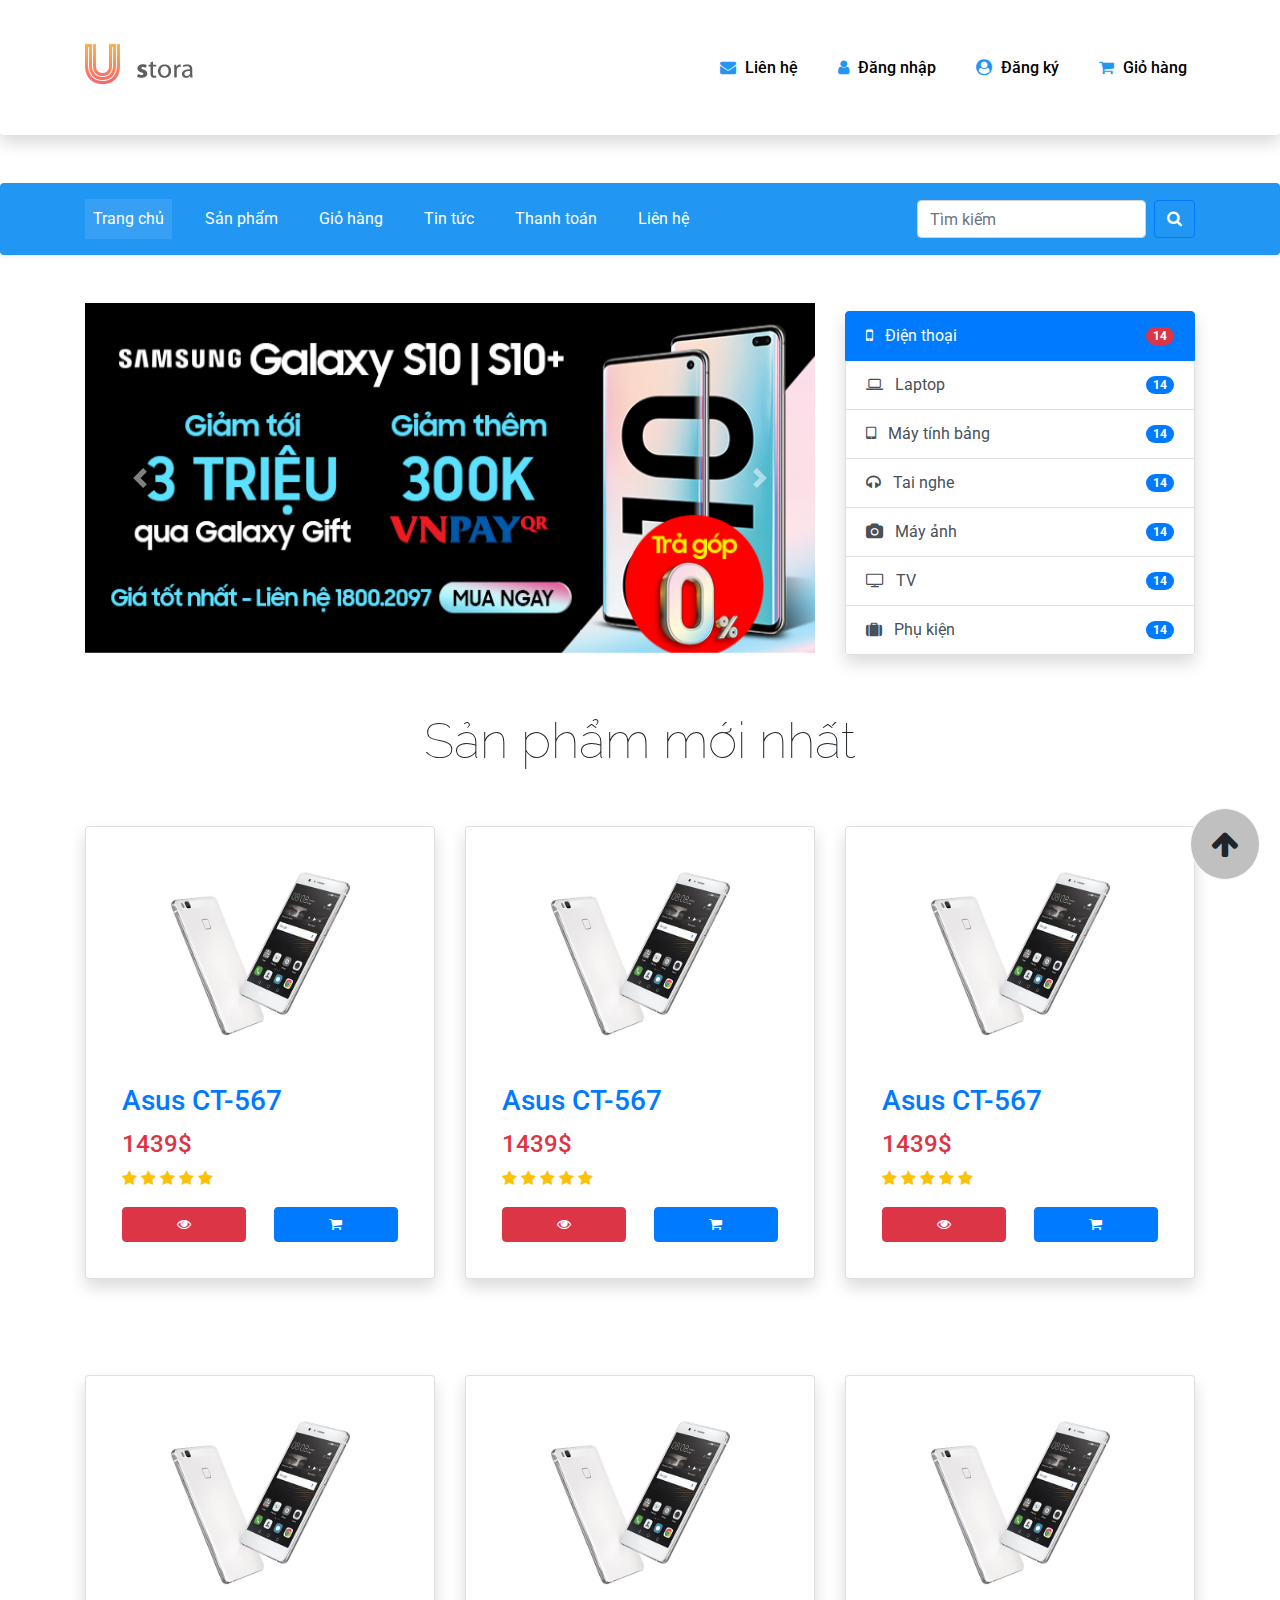
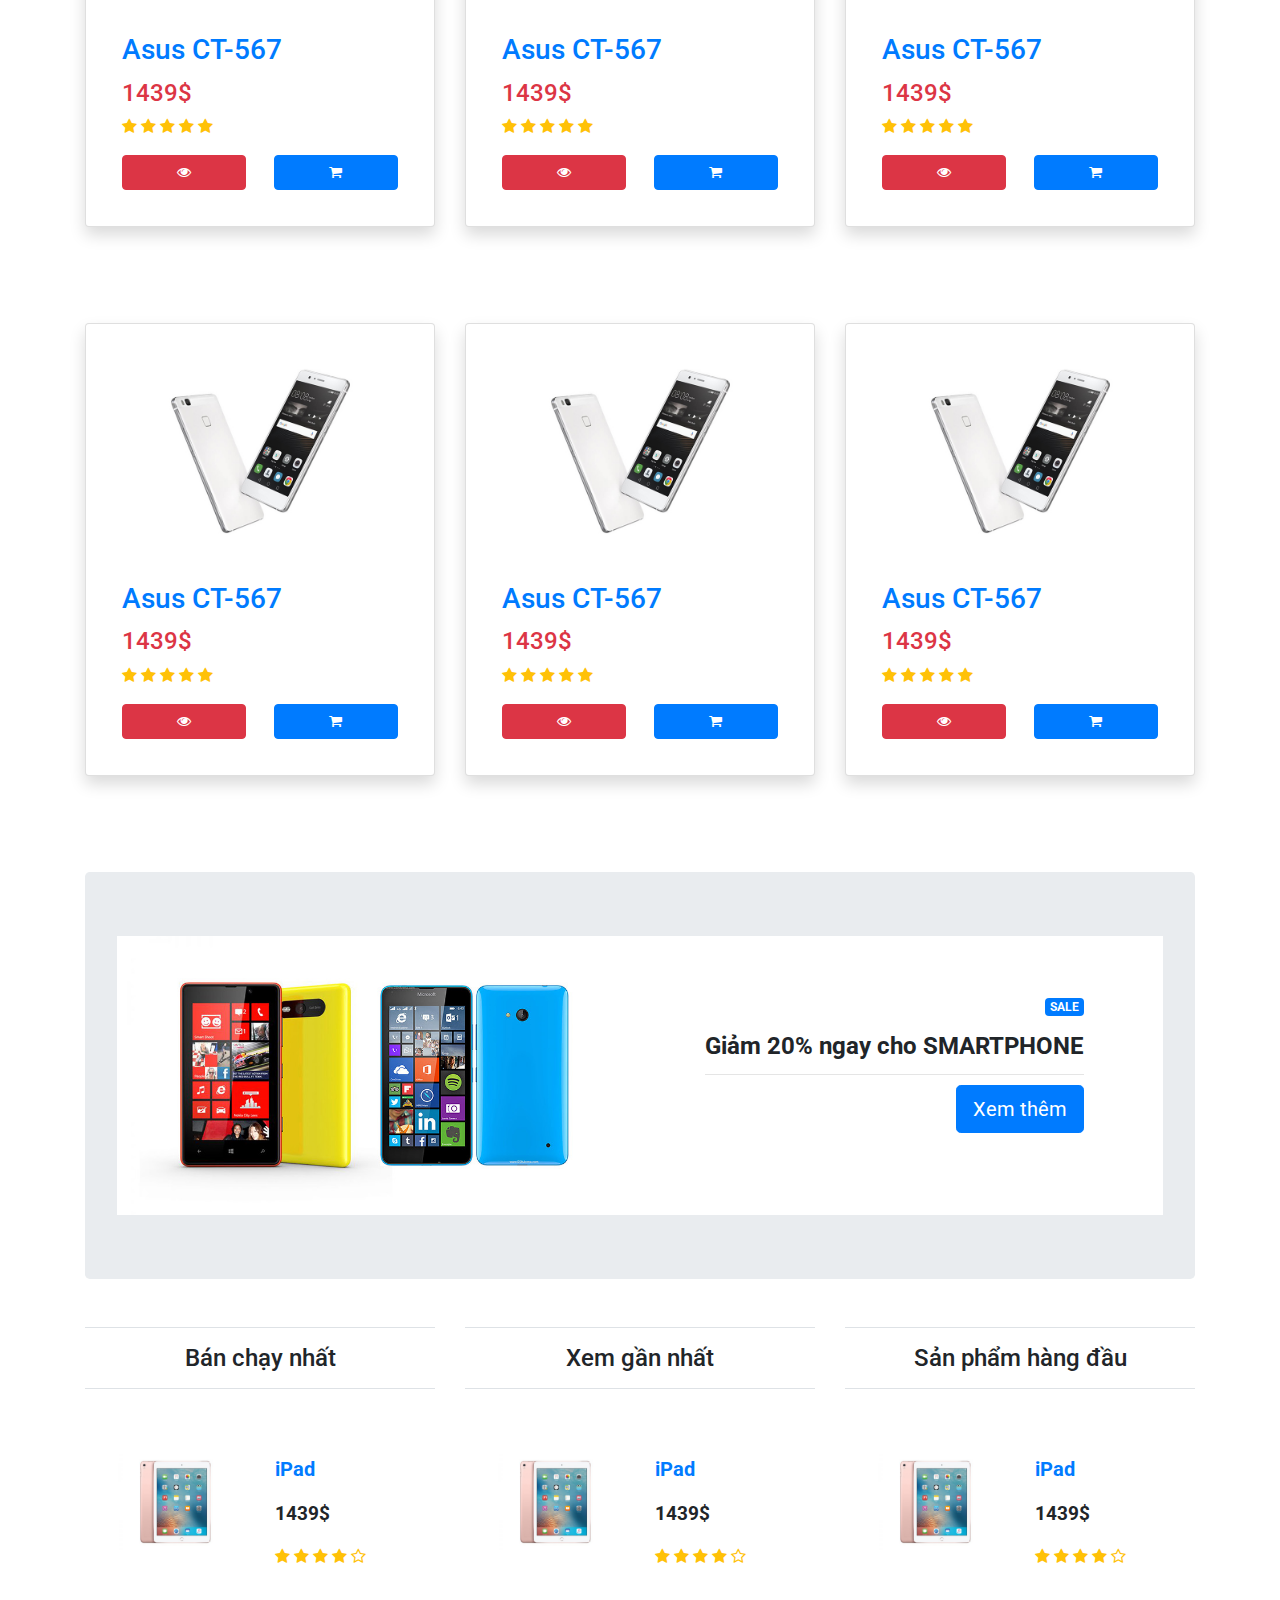
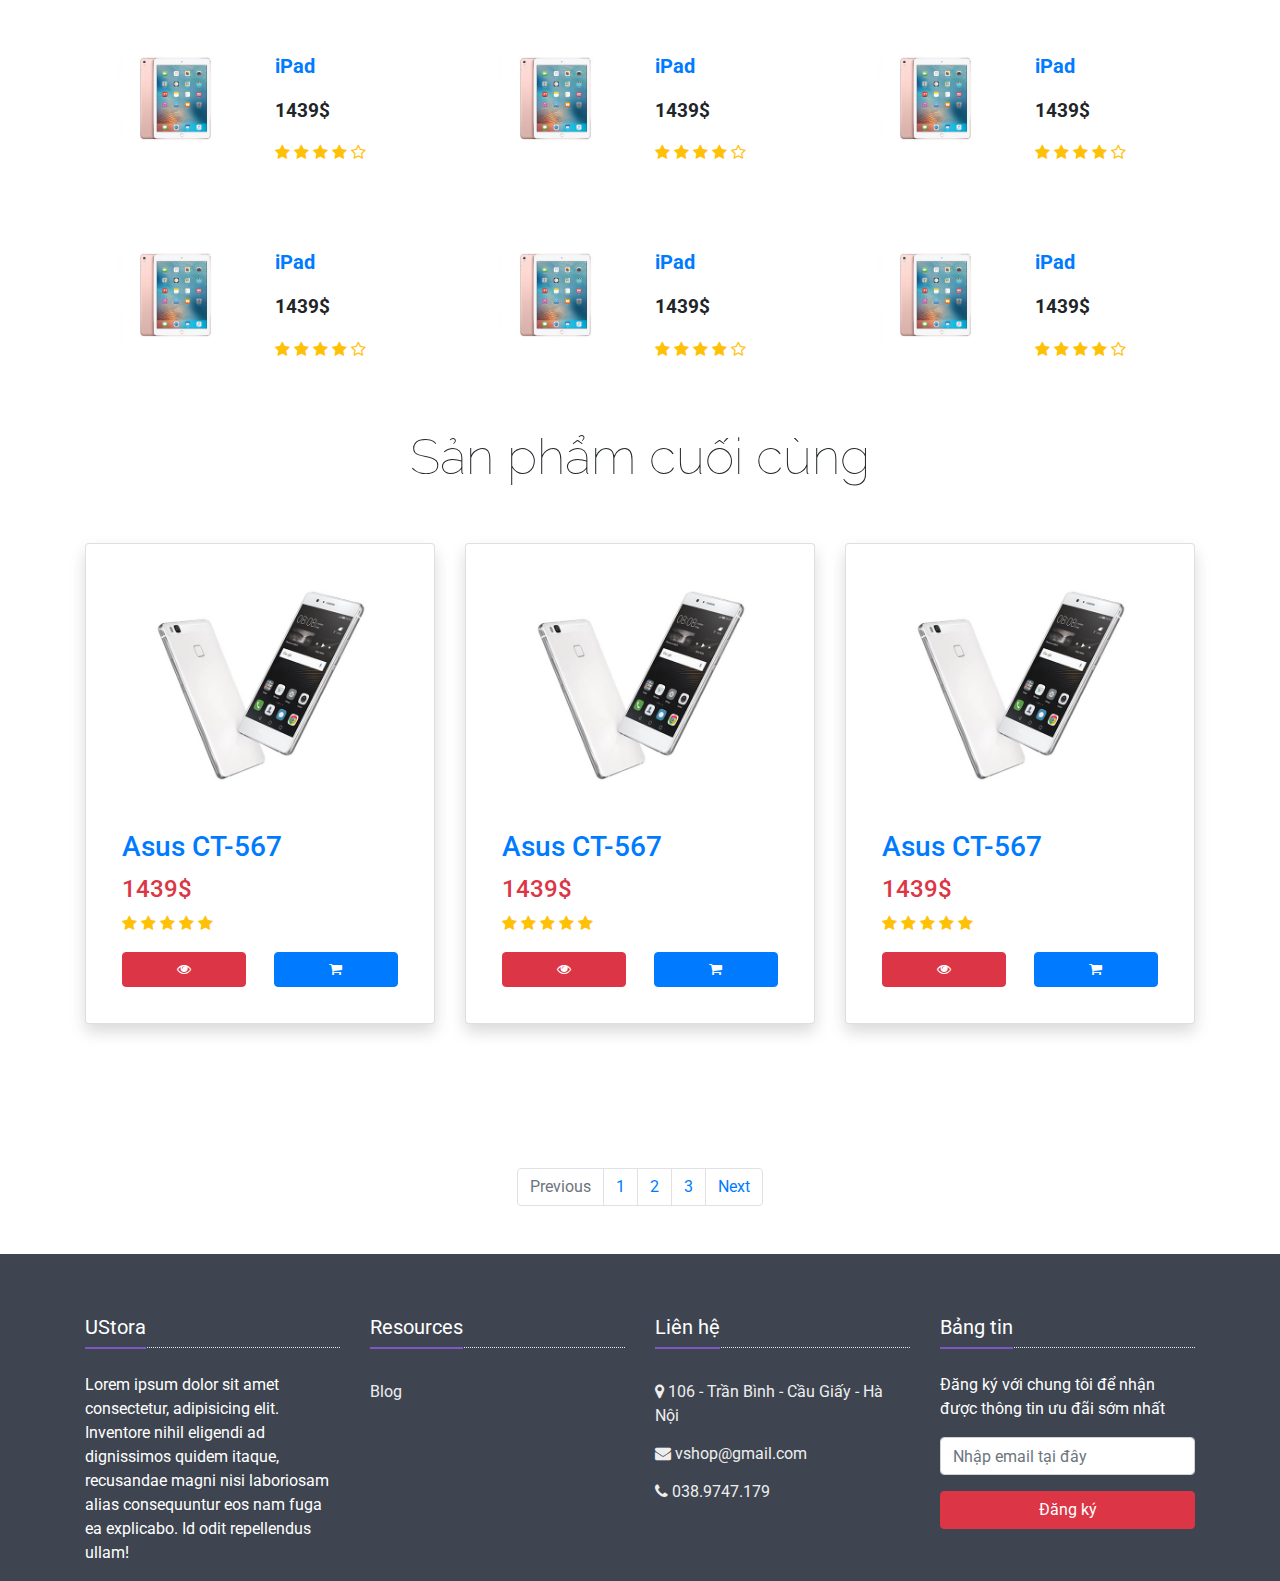
<file: index.html>
<!doctype html>
<html lang="en">

<head>
    <title>Trang chủ</title> <!-- Required meta tags -->
    <meta charset="utf-8">
    <meta name="viewport" content="width=device-width, initial-scale=1, shrink-to-fit=no">

    <!-- Font-awesome CSS -->
    <link rel="stylesheet" href="https://maxcdn.bootstrapcdn.com/font-awesome/4.7.0/css/font-awesome.min.css">
    <!-- Bootstrap CSS -->
    <link rel="stylesheet" href="css/bootstrap.min.css">
    <link rel="stylesheet" href="css/style.css">
    <link href="https://fonts.googleapis.com/css?family=Raleway:400,700&display=swap" rel="stylesheet">
    <link href="https://fonts.googleapis.com/css?family=Roboto&display=swap" rel="stylesheet">
</head>

<body>
    <!-- header -->
    <div class="header">
        <nav class="navbar navbar-expand-lg navbar-light shadow p-3 mb-5 bg-white rounded">
            <div class="container">
                <a class="navbar-brand" href="index.html">
                    <img src="images/logo.png" alt="Logo" class="logo">
                </a>
                <button class="navbar-toggler" type="button" data-toggle="collapse"
                    data-target="#navbarSupportedContent" aria-controls="navbarSupportedContent" aria-expanded="false"
                    aria-label="Toggle navigation">
                    <span class="navbar-toggler-icon"></span>
                </button>

                <div class="collapse navbar-collapse" id="navbarSupportedContent">
                    <ul class="navbar-nav ml-auto">
                        <li class="nav-item">
                            <a class="nav-link" href="contact.html">
                                <span class="fa fa-envelope"></span>
                                <span>Liên hệ</span>
                            </a>
                        </li>
                        <li class="nav-item">
                            <a class="nav-link" href="#" data-toggle="modal" data-target="#exampleModal">
                                <span class="fa fa-user"></span>
                                <span>Đăng nhập</span>
                            </a>
                        </li>
                        <li class="nav-item">
                            <a class="nav-link" href="#" data-toggle="modal" data-target="#exampleModal1">
                                <span class="fa fa-user-circle"></span>
                                <span>Đăng ký</span>
                            </a>
                        </li>
                        <li class="nav-item">
                            <a class="nav-link" href="cart.html">
                                <span class="fa fa-shopping-cart"></span>
                                <span>Giỏ hàng</span>
                            </a>
                        </li>
                    </ul>
                </div>
            </div>
        </nav>
    </div>

    <!-- end header -->


    <!-- menu -->
    <div class="menu">
        <nav class="navbar navbar-expand-lg navbar-light bg-light shadow-sm p-3 mb-5 bg-white rounded">
            <div class="container">
                <button class="navbar-toggler d-lg-none" type="button" data-toggle="collapse"
                    data-target="#collapsibleNavId" aria-controls="collapsibleNavId" aria-expanded="false"
                    aria-label="Toggle navigation">
                    <span class="navbar-toggler-icon"></span>
                </button>
                <div class="collapse navbar-collapse" id="collapsibleNavId">
                    <ul class="navbar-nav mr-auto mt-2 mt-lg-0">
                        <li class="nav-item active">
                            <a class="nav-link" href="index.html">Trang chủ</a>
                        </li>
                        <li class="nav-item">
                            <a class="nav-link" href="category.html">Sản phẩm</a>
                        </li>
                        <li class="nav-item">
                            <a class="nav-link" href="cart.html">Giỏ hàng</a>
                        </li>
                        <li class="nav-item">
                            <a class="nav-link" href="blog.html">Tin tức</a>
                        </li>
                        <li class="nav-item">
                            <a class="nav-link" href="checkout.html">Thanh toán</a>
                        </li>
                        <li class="nav-item">
                            <a class="nav-link" href="contact.html">Liên hệ</a>
                        </li>
                    </ul>
                    <form class="form-inline my-2 my-lg-0">
                        <input class="form-control mr-sm-2" type="text" placeholder="Tìm kiếm">
                        <button class="btn btn-outline-primary my-2 my-sm-0" type="submit">
                            <i class="fa fa-search" aria-hidden="true"></i>
                        </button>
                    </form>
                </div>
            </div>
        </nav>
    </div>
    <!-- end menu -->

    <!-- content -->
    <div class="content">
        <div class="container">
            <div class="row">
                <div class="col-md-8">
                    <div id="carouselId" class="carousel slide" data-ride="carousel">
                        <ol class="carousel-indicators">
                            <li data-target="#carouselId" data-slide-to="0" class="active"></li>
                            <li data-target="#carouselId" data-slide-to="1"></li>
                            <li data-target="#carouselId" data-slide-to="2"></li>
                            <li data-target="#carouselId" data-slide-to="3"></li>
                        </ol>
                        <div class="carousel-inner" role="listbox">
                            <div class="carousel-item active">
                                <img src="images/slider9.png" alt="First slide" class="img-fluid">
                            </div>
                            <div class="carousel-item">
                                <img src="images/slider6.png" alt="Second slide" class="img-fluid">
                            </div>
                            <div class="carousel-item">
                                <img src="images/slider7.png" alt="Third slide" class="img-fluid">
                            </div>
                            <div class="carousel-item">
                                <img src="images/slider8.jpg" alt="Four slide" class="img-fluid">
                            </div>
                        </div>
                        <a class="carousel-control-prev" href="#carouselId" role="button" data-slide="prev">
                            <span class="carousel-control-prev-icon" aria-hidden="true"></span>
                            <span class="sr-only">Previous</span>
                        </a>
                        <a class="carousel-control-next" href="#carouselId" role="button" data-slide="next">
                            <span class="carousel-control-next-icon" aria-hidden="true"></span>
                            <span class="sr-only">Next</span>
                        </a>
                    </div>
                </div>
                <div class="col-md-4 mt-2">
                    <div class="list-group shadow">
                        <a href="category.html"
                            class="list-group-item list-group-item-action active d-flex justify-content-between align-items-center">
                            <div class="left">
                                <i class="fa fa-mobile mr-2" aria-hidden="true"></i>
                                <span>Điện thoại</span>
                            </div>
                            <span class="badge badge-danger badge-pill">14</span>
                        </a>
                        <a href="category.html"
                            class="list-group-item list-group-item-action d-flex justify-content-between align-items-center">
                            <div class="left">
                                <i class="fa fa-laptop mr-2" aria-hidden="true"></i>
                                <span>Laptop</span>
                            </div>
                            <span class="badge badge-primary badge-pill">14</span>
                        </a>
                        <a href="category.html"
                            class="list-group-item list-group-item-action d-flex justify-content-between align-items-center">
                            <div class="left">
                                <i class="fa fa-tablet mr-2" aria-hidden="true"></i>
                                <span>Máy tính bảng</span>
                            </div>
                            <span class="badge badge-primary badge-pill">14</span>
                        </a>
                        <a href="category.html"
                            class="list-group-item list-group-item-action d-flex justify-content-between align-items-center">
                            <div class="left">
                                <i class="fa fa-headphones mr-2" aria-hidden="true"></i>
                                <span>Tai nghe</span>
                            </div>
                            <span class="badge badge-primary badge-pill">14</span>
                        </a>
                        <a href="category.html"
                            class="list-group-item list-group-item-action d-flex justify-content-between align-items-center">
                            <div class="left">
                                <i class="fa fa-camera mr-2" aria-hidden="true"></i>
                                <span>Máy ảnh</span>
                            </div>
                            <span class="badge badge-primary badge-pill">14</span>
                        </a>
                        <a href="category.html"
                            class="list-group-item list-group-item-action d-flex justify-content-between align-items-center">
                            <div class="left">
                                <i class="fa fa-television mr-2" aria-hidden="true"></i>
                                <span>TV</span>
                            </div>
                            <span class="badge badge-primary badge-pill">14</span>
                        </a>
                        <a href="category.html"
                            class="list-group-item list-group-item-action d-flex justify-content-between align-items-center">
                            <div class="left">
                                <i class="fa fa-suitcase mr-2" aria-hidden="true"></i>
                                <span>Phụ kiện</span>
                            </div>
                            <span class="badge badge-primary badge-pill">14</span>
                        </a>
                    </div>
                </div>
            </div>

            <div class="title mt-5 text-center">Sản phẩm mới nhất</div>
            <!-- product-news -->
            <div class="row mt-5 product-news">
                <!-- PRODUCT -->
                <div class="col-md-6 col-sm-6 col-12 col-lg-4  mb-5 ">
                    <div class="card shadow p-3 mb-5 bg-white rounded">
                        <a href="product.html">
                            <img src="images/asus.jpg" alt="Product-1" class="p-3 img-fluid">
                        </a>
                        <h class="card-body">
                            <a href="" class="text-decoration-none">
                                <h3 class="card-title">Asus CT-567</h3>
                            </a>
                            <h4 class="card-text text-danger">1439$
                            </h4>
                            <div class="text-warning">
                                <i class="fa fa-star" aria-hidden="true"></i>
                                <i class="fa fa-star" aria-hidden="true"></i>
                                <i class="fa fa-star" aria-hidden="true"></i>
                                <i class="fa fa-star" aria-hidden="true"></i>
                                <i class="fa fa-star" aria-hidden="true"></i>
                            </div>
                            <div class="_2button mt-3">
                                <a href="product.html" class="btn btn-danger pull-left">
                                    <i class="fa fa-eye" aria-hidden="true"></i>
                                </a>
                                <a href="cart.html" class="btn btn-primary pull-right">
                                    <i class="fa fa-shopping-cart" aria-hidden="true"></i>
                                </a>
                            </div>
                    </div>
                </div>
                <!-- END PRODUCT -->

                 <!-- PRODUCT -->
                 <div class="col-md-6 col-sm-6 col-12 col-lg-4  mb-5 ">
                    <div class="card shadow p-3 mb-5 bg-white rounded">
                        <a href="product.html">
                            <img src="images/asus.jpg" alt="Product-1" class="p-3 img-fluid">
                        </a>
                        <h class="card-body">
                            <a href="" class="text-decoration-none">
                                <h3 class="card-title">Asus CT-567</h3>
                            </a>
                            <h4 class="card-text text-danger">1439$
                            </h4>
                            <div class="text-warning">
                                <i class="fa fa-star" aria-hidden="true"></i>
                                <i class="fa fa-star" aria-hidden="true"></i>
                                <i class="fa fa-star" aria-hidden="true"></i>
                                <i class="fa fa-star" aria-hidden="true"></i>
                                <i class="fa fa-star" aria-hidden="true"></i>
                            </div>
                            <div class="_2button mt-3">
                                <a href="product.html" class="btn btn-danger pull-left">
                                    <i class="fa fa-eye" aria-hidden="true"></i>
                                </a>
                                <a href="cart.html" class="btn btn-primary pull-right">
                                    <i class="fa fa-shopping-cart" aria-hidden="true"></i>
                                </a>
                            </div>
                    </div>
                </div>
                <!-- END PRODUCT -->

                 <!-- PRODUCT -->
                <div class="col-md-6 col-sm-6 col-12 col-lg-4  mb-5 ">
                    <div class="card shadow p-3 mb-5 bg-white rounded">
                        <a href="product.html">
                            <img src="images/asus.jpg" alt="Product-1" class="p-3 img-fluid">
                        </a>
                        <h class="card-body">
                            <a href="" class="text-decoration-none">
                                <h3 class="card-title">Asus CT-567</h3>
                            </a>
                            <h4 class="card-text text-danger">1439$
                            </h4>
                            <div class="text-warning">
                                <i class="fa fa-star" aria-hidden="true"></i>
                                <i class="fa fa-star" aria-hidden="true"></i>
                                <i class="fa fa-star" aria-hidden="true"></i>
                                <i class="fa fa-star" aria-hidden="true"></i>
                                <i class="fa fa-star" aria-hidden="true"></i>
                            </div>
                            <div class="_2button mt-3">
                                <a href="product.html" class="btn btn-danger pull-left">
                                    <i class="fa fa-eye" aria-hidden="true"></i>
                                </a>
                                <a href="cart.html" class="btn btn-primary pull-right">
                                    <i class="fa fa-shopping-cart" aria-hidden="true"></i>
                                </a>
                            </div>
                    </div>
                </div>
                <!-- END PRODUCT -->

                 <!-- PRODUCT -->
                 <div class="col-md-6 col-sm-6 col-12 col-lg-4  mb-5 ">
                    <div class="card shadow p-3 mb-5 bg-white rounded">
                        <a href="product.html">
                            <img src="images/asus.jpg" alt="Product-1" class="p-3 img-fluid">
                        </a>
                        <h class="card-body">
                            <a href="" class="text-decoration-none">
                                <h3 class="card-title">Asus CT-567</h3>
                            </a>
                            <h4 class="card-text text-danger">1439$
                            </h4>
                            <div class="text-warning">
                                <i class="fa fa-star" aria-hidden="true"></i>
                                <i class="fa fa-star" aria-hidden="true"></i>
                                <i class="fa fa-star" aria-hidden="true"></i>
                                <i class="fa fa-star" aria-hidden="true"></i>
                                <i class="fa fa-star" aria-hidden="true"></i>
                            </div>
                            <div class="_2button mt-3">
                                <a href="product.html" class="btn btn-danger pull-left">
                                    <i class="fa fa-eye" aria-hidden="true"></i>
                                </a>
                                <a href="cart.html" class="btn btn-primary pull-right">
                                    <i class="fa fa-shopping-cart" aria-hidden="true"></i>
                                </a>
                            </div>
                    </div>
                </div>
                <!-- END PRODUCT -->

                 <!-- PRODUCT -->
                 <div class="col-md-6 col-sm-6 col-12 col-lg-4  mb-5 ">
                    <div class="card shadow p-3 mb-5 bg-white rounded">
                        <a href="product.html">
                            <img src="images/asus.jpg" alt="Product-1" class="p-3 img-fluid">
                        </a>
                        <h class="card-body">
                            <a href="" class="text-decoration-none">
                                <h3 class="card-title">Asus CT-567</h3>
                            </a>
                            <h4 class="card-text text-danger">1439$
                            </h4>
                            <div class="text-warning">
                                <i class="fa fa-star" aria-hidden="true"></i>
                                <i class="fa fa-star" aria-hidden="true"></i>
                                <i class="fa fa-star" aria-hidden="true"></i>
                                <i class="fa fa-star" aria-hidden="true"></i>
                                <i class="fa fa-star" aria-hidden="true"></i>
                            </div>
                            <div class="_2button mt-3">
                                <a href="product.html" class="btn btn-danger pull-left">
                                    <i class="fa fa-eye" aria-hidden="true"></i>
                                </a>
                                <a href="cart.html" class="btn btn-primary pull-right">
                                    <i class="fa fa-shopping-cart" aria-hidden="true"></i>
                                </a>
                            </div>
                    </div>
                </div>
                <!-- END PRODUCT -->

                 <!-- PRODUCT -->
                <div class="col-md-6 col-sm-6 col-12 col-lg-4  mb-5 ">
                    <div class="card shadow p-3 mb-5 bg-white rounded">
                        <a href="product.html">
                            <img src="images/asus.jpg" alt="Product-1" class="p-3 img-fluid">
                        </a>
                        <h class="card-body">
                            <a href="" class="text-decoration-none">
                                <h3 class="card-title">Asus CT-567</h3>
                            </a>
                            <h4 class="card-text text-danger">1439$
                            </h4>
                            <div class="text-warning">
                                <i class="fa fa-star" aria-hidden="true"></i>
                                <i class="fa fa-star" aria-hidden="true"></i>
                                <i class="fa fa-star" aria-hidden="true"></i>
                                <i class="fa fa-star" aria-hidden="true"></i>
                                <i class="fa fa-star" aria-hidden="true"></i>
                            </div>
                            <div class="_2button mt-3">
                                <a href="product.html" class="btn btn-danger pull-left">
                                    <i class="fa fa-eye" aria-hidden="true"></i>
                                </a>
                                <a href="cart.html" class="btn btn-primary pull-right">
                                    <i class="fa fa-shopping-cart" aria-hidden="true"></i>
                                </a>
                            </div>
                    </div>
                </div>
                <!-- END PRODUCT -->

                 <!-- PRODUCT -->
                 <div class="col-md-6 col-sm-6 col-12 col-lg-4  mb-5 ">
                    <div class="card shadow p-3 mb-5 bg-white rounded">
                        <a href="product.html">
                            <img src="images/asus.jpg" alt="Product-1" class="p-3 img-fluid">
                        </a>
                        <h class="card-body">
                            <a href="" class="text-decoration-none">
                                <h3 class="card-title">Asus CT-567</h3>
                            </a>
                            <h4 class="card-text text-danger">1439$
                            </h4>
                            <div class="text-warning">
                                <i class="fa fa-star" aria-hidden="true"></i>
                                <i class="fa fa-star" aria-hidden="true"></i>
                                <i class="fa fa-star" aria-hidden="true"></i>
                                <i class="fa fa-star" aria-hidden="true"></i>
                                <i class="fa fa-star" aria-hidden="true"></i>
                            </div>
                            <div class="_2button mt-3">
                                <a href="product.html" class="btn btn-danger pull-left">
                                    <i class="fa fa-eye" aria-hidden="true"></i>
                                </a>
                                <a href="cart.html" class="btn btn-primary pull-right">
                                    <i class="fa fa-shopping-cart" aria-hidden="true"></i>
                                </a>
                            </div>
                    </div>
                </div>
                <!-- END PRODUCT -->

                 <!-- PRODUCT -->
                 <div class="col-md-6 col-sm-6 col-12 col-lg-4  mb-5 ">
                    <div class="card shadow p-3 mb-5 bg-white rounded">
                        <a href="product.html">
                            <img src="images/asus.jpg" alt="Product-1" class="p-3 img-fluid">
                        </a>
                        <h class="card-body">
                            <a href="" class="text-decoration-none">
                                <h3 class="card-title">Asus CT-567</h3>
                            </a>
                            <h4 class="card-text text-danger">1439$
                            </h4>
                            <div class="text-warning">
                                <i class="fa fa-star" aria-hidden="true"></i>
                                <i class="fa fa-star" aria-hidden="true"></i>
                                <i class="fa fa-star" aria-hidden="true"></i>
                                <i class="fa fa-star" aria-hidden="true"></i>
                                <i class="fa fa-star" aria-hidden="true"></i>
                            </div>
                            <div class="_2button mt-3">
                                <a href="product.html" class="btn btn-danger pull-left">
                                    <i class="fa fa-eye" aria-hidden="true"></i>
                                </a>
                                <a href="cart.html" class="btn btn-primary pull-right">
                                    <i class="fa fa-shopping-cart" aria-hidden="true"></i>
                                </a>
                            </div>
                    </div>
                </div>
                <!-- END PRODUCT -->

                 <!-- PRODUCT -->
                 <div class="col-md-6 col-sm-6 col-12 col-lg-4  mb-5 ">
                    <div class="card shadow p-3 mb-5 bg-white rounded">
                        <a href="product.html">
                            <img src="images/asus.jpg" alt="Product-1" class="p-3 img-fluid">
                        </a>
                        <h class="card-body">
                            <a href="" class="text-decoration-none">
                                <h3 class="card-title">Asus CT-567</h3>
                            </a>
                            <h4 class="card-text text-danger">1439$
                            </h4>
                            <div class="text-warning">
                                <i class="fa fa-star" aria-hidden="true"></i>
                                <i class="fa fa-star" aria-hidden="true"></i>
                                <i class="fa fa-star" aria-hidden="true"></i>
                                <i class="fa fa-star" aria-hidden="true"></i>
                                <i class="fa fa-star" aria-hidden="true"></i>
                            </div>
                            <div class="_2button mt-3">
                                <a href="product.html" class="btn btn-danger pull-left">
                                    <i class="fa fa-eye" aria-hidden="true"></i>
                                </a>
                                <a href="cart.html" class="btn btn-primary pull-right">
                                    <i class="fa fa-shopping-cart" aria-hidden="true"></i>
                                </a>
                            </div>
                    </div>
                </div>
                <!-- END PRODUCT -->





            </div>
        </div>
        <!-- end product-news -->
        <!-- end content -->
        <div class="container">
            <div class="jumbotron position-relative">
                <img src="images/saleoff.jpg" alt="">
                <div class="saleoff position-absolute">
                    <span class="badge badge-primary">SALE</span>
                    <p class="lead">Giảm 20% ngay cho SMARTPHONE</p>
                    <hr class="my-2">
                    <p class="lead">
                        <a class="btn btn-primary btn-lg" href="" role="button">Xem thêm</a>
                    </p>
                </div>
            </div>
        </div>

        <div class="container mt-5">
            <div class="row">

                <div class="col-lg-4 col-md-12 col-12">
                    <h4 class="note border-bottom border-top py-3 text-center">Bán chạy nhất</h4>
                    <div class="row mt-5 proc-seller">
                        <div class="col-6">
                            <a href="product.html">
                                <img src="images/ipad.jpg" alt="" class="product-top-seller img-fluid">
                            </a>
                        </div>
                        <div class="col-6">
                            <div class="info-proc">
                                <a href="product.html" class="text-decoration-none">
                                    <p class="name-proc">iPad</p>
                                </a>
                                <p class="price-proc">1439$</p>
                                <div class="text-warning">
                                    <i class="fa fa-star" aria-hidden="true"></i>
                                    <i class="fa fa-star" aria-hidden="true"></i>
                                    <i class="fa fa-star" aria-hidden="true"></i>
                                    <i class="fa fa-star" aria-hidden="true"></i>
                                    <i class="fa fa-star-o" aria-hidden="true"></i>
                                </div>
                            </div>
                        </div>

                        <!-- end info -->
                    </div>

                    <div class="row mt-5 proc-seller">
                        <div class="col-6">
                            <a href="product.html">
                                <img src="images/ipad.jpg" alt="" class="product-top-seller img-fluid">
                            </a>
                        </div>
                        <div class="col-6">
                            <div class="info-proc">
                                <a href="product.html" class="text-decoration-none">
                                    <p class="name-proc">iPad</p>
                                </a>
                                <p class="price-proc">1439$</p>
                                <div class="text-warning">
                                    <i class="fa fa-star" aria-hidden="true"></i>
                                    <i class="fa fa-star" aria-hidden="true"></i>
                                    <i class="fa fa-star" aria-hidden="true"></i>
                                    <i class="fa fa-star" aria-hidden="true"></i>
                                    <i class="fa fa-star-o" aria-hidden="true"></i>
                                </div>
                            </div>
                        </div>

                        <!-- end info -->
                    </div>

                    <div class="row mt-5 proc-seller">
                        <div class="col-6">
                            <a href="product.html">
                                <img src="images/ipad.jpg" alt="" class="product-top-seller img-fluid">
                            </a>
                        </div>
                        <div class="col-6">
                            <div class="info-proc">
                                <a href="product.html" class="text-decoration-none">
                                    <p class="name-proc">iPad</p>
                                </a>
                                <p class="price-proc">1439$</p>
                                <div class="text-warning">
                                    <i class="fa fa-star" aria-hidden="true"></i>
                                    <i class="fa fa-star" aria-hidden="true"></i>
                                    <i class="fa fa-star" aria-hidden="true"></i>
                                    <i class="fa fa-star" aria-hidden="true"></i>
                                    <i class="fa fa-star-o" aria-hidden="true"></i>
                                </div>
                            </div>
                        </div>

                        <!-- end info -->
                    </div>


                </div>


                <div class="col-lg-4 col-md-12 col-12">
                    <h4 class="note border-bottom border-top py-3 text-center">Xem gần nhất</h4>
                    <div class="row mt-5 proc-seller">
                        <div class="col-6">
                            <a href="product.html">
                                <img src="images/ipad.jpg" alt="" class="product-top-seller img-fluid">
                            </a>
                        </div>
                        <div class="col-6">
                            <div class="info-proc">
                                <a href="product.html" class="text-decoration-none">
                                    <p class="name-proc">iPad</p>
                                </a>
                                <p class="price-proc">1439$</p>
                                <div class="text-warning">
                                    <i class="fa fa-star" aria-hidden="true"></i>
                                    <i class="fa fa-star" aria-hidden="true"></i>
                                    <i class="fa fa-star" aria-hidden="true"></i>
                                    <i class="fa fa-star" aria-hidden="true"></i>
                                    <i class="fa fa-star-o" aria-hidden="true"></i>
                                </div>
                            </div>
                        </div>

                        <!-- end info -->
                    </div>

                    <div class="row mt-5 proc-seller">
                        <div class="col-6">
                            <a href="product.html">
                                <img src="images/ipad.jpg" alt="" class="product-top-seller img-fluid">
                            </a>
                        </div>
                        <div class="col-6">
                            <div class="info-proc">
                                <a href="product.html" class="text-decoration-none">
                                    <p class="name-proc">iPad</p>
                                </a>
                                <p class="price-proc">1439$</p>
                                <div class="text-warning">
                                    <i class="fa fa-star" aria-hidden="true"></i>
                                    <i class="fa fa-star" aria-hidden="true"></i>
                                    <i class="fa fa-star" aria-hidden="true"></i>
                                    <i class="fa fa-star" aria-hidden="true"></i>
                                    <i class="fa fa-star-o" aria-hidden="true"></i>
                                </div>
                            </div>
                        </div>

                        <!-- end info -->
                    </div>

                    <div class="row mt-5 proc-seller">
                        <div class="col-6">
                            <a href="product.html">
                                <img src="images/ipad.jpg" alt="" class="product-top-seller img-fluid">
                            </a>
                        </div>
                        <div class="col-6">
                            <div class="info-proc">
                                <a href="product.html" class="text-decoration-none">
                                    <p class="name-proc">iPad</p>
                                </a>
                                <p class="price-proc">1439$</p>
                                <div class="text-warning">
                                    <i class="fa fa-star" aria-hidden="true"></i>
                                    <i class="fa fa-star" aria-hidden="true"></i>
                                    <i class="fa fa-star" aria-hidden="true"></i>
                                    <i class="fa fa-star" aria-hidden="true"></i>
                                    <i class="fa fa-star-o" aria-hidden="true"></i>
                                </div>
                            </div>
                        </div>

                        <!-- end info -->
                    </div>
                </div>

                <div class="col-lg-4 col-md-12 col-12">
                    <h4 class="note border-bottom border-top py-3 text-center">Sản phẩm hàng đầu</h4>
                    <div class="row mt-5 proc-seller">
                        <div class="col-6">
                            <a href="product.html">
                                <img src="images/ipad.jpg" alt="" class="product-top-seller img-fluid">
                            </a>
                        </div>
                        <div class="col-6">
                            <div class="info-proc">
                                <a href="product.html" class="text-decoration-none">
                                    <p class="name-proc">iPad</p>
                                </a>
                                <p class="price-proc">1439$</p>
                                <div class="text-warning">
                                    <i class="fa fa-star" aria-hidden="true"></i>
                                    <i class="fa fa-star" aria-hidden="true"></i>
                                    <i class="fa fa-star" aria-hidden="true"></i>
                                    <i class="fa fa-star" aria-hidden="true"></i>
                                    <i class="fa fa-star-o" aria-hidden="true"></i>
                                </div>
                            </div>
                        </div>

                        <!-- end info -->
                    </div>

                    <div class="row mt-5 proc-seller">
                        <div class="col-6">
                            <a href="product.html">
                                <img src="images/ipad.jpg" alt="" class="product-top-seller img-fluid">
                            </a>
                        </div>
                        <div class="col-6">
                            <div class="info-proc">
                                <a href="product.html" class="text-decoration-none">
                                    <p class="name-proc">iPad</p>
                                </a>
                                <p class="price-proc">1439$</p>
                                <div class="text-warning">
                                    <i class="fa fa-star" aria-hidden="true"></i>
                                    <i class="fa fa-star" aria-hidden="true"></i>
                                    <i class="fa fa-star" aria-hidden="true"></i>
                                    <i class="fa fa-star" aria-hidden="true"></i>
                                    <i class="fa fa-star-o" aria-hidden="true"></i>
                                </div>
                            </div>
                        </div>

                        <!-- end info -->
                    </div>

                    <div class="row mt-5 proc-seller">
                        <div class="col-6">
                            <a href="product.html">
                                <img src="images/ipad.jpg" alt="" class="product-top-seller img-fluid">
                            </a>
                        </div>
                        <div class="col-6">
                            <div class="info-proc">
                                <a href="product.html" class="text-decoration-none">
                                    <p class="name-proc">iPad</p>
                                </a>
                                <p class="price-proc">1439$</p>
                                <div class="text-warning">
                                    <i class="fa fa-star" aria-hidden="true"></i>
                                    <i class="fa fa-star" aria-hidden="true"></i>
                                    <i class="fa fa-star" aria-hidden="true"></i>
                                    <i class="fa fa-star" aria-hidden="true"></i>
                                    <i class="fa fa-star-o" aria-hidden="true"></i>
                                </div>
                            </div>
                        </div>

                        <!-- end info -->
                    </div>
                </div>
            </div>
        </div>

        <div class="container mt-5 last-item">
            <div class="row d-flex justify-content-center">
                <h3 class="last-item-title text-center">Sản phẩm cuối cùng</h3>
            </div>
            <div class="row mt-5">
                <!-- PRODUCT -->
                <div class="col-md-6 col-sm-6 col-12 col-lg-4  mb-5 ">
                    <div class="card shadow p-3 mb-5 bg-white rounded">
                        <a href="product.html">
                            <img src="images/asus.jpg" alt="Product-1" class="p-3 img-fluid">
                        </a>
                        <h class="card-body">
                            <a href="product.html" class="text-decoration-none">
                                <h3 class="card-title">Asus CT-567</h3>
                            </a>
                            <h4 class="card-text text-danger">1439$
                            </h4>
                            <div class="text-warning">
                                <i class="fa fa-star" aria-hidden="true"></i>
                                <i class="fa fa-star" aria-hidden="true"></i>
                                <i class="fa fa-star" aria-hidden="true"></i>
                                <i class="fa fa-star" aria-hidden="true"></i>
                                <i class="fa fa-star" aria-hidden="true"></i>
                            </div>
                            <div class="_2button mt-3">
                                <a href="product.html" class="btn btn-danger pull-left">
                                    <i class="fa fa-eye" aria-hidden="true"></i>
                                </a>
                                <a href="cart.html" class="btn btn-primary pull-right">
                                    <i class="fa fa-shopping-cart" aria-hidden="true"></i>
                                </a>
                            </div>
                    </div>
                </div>
                <!-- END PRODUCT -->

                <!-- PRODUCT -->
                <div class="col-md-6 col-sm-6 col-12 col-lg-4  mb-5 ">
                    <div class="card shadow p-3 mb-5 bg-white rounded">
                        <a href="product.html">
                            <img src="images/asus.jpg" alt="Product-1" class="p-3 img-fluid">
                        </a>
                        <h class="card-body">
                            <a href="product.html" class="text-decoration-none">
                                <h3 class="card-title">Asus CT-567</h3>
                            </a>
                            <h4 class="card-text text-danger">1439$
                            </h4>
                            <div class="text-warning">
                                <i class="fa fa-star" aria-hidden="true"></i>
                                <i class="fa fa-star" aria-hidden="true"></i>
                                <i class="fa fa-star" aria-hidden="true"></i>
                                <i class="fa fa-star" aria-hidden="true"></i>
                                <i class="fa fa-star" aria-hidden="true"></i>
                            </div>
                            <div class="_2button mt-3">
                                <a href="product.html" class="btn btn-danger pull-left">
                                    <i class="fa fa-eye" aria-hidden="true"></i>
                                </a>
                                <a href="cart.html" class="btn btn-primary pull-right">
                                    <i class="fa fa-shopping-cart" aria-hidden="true"></i>
                                </a>
                            </div>
                    </div>
                </div>
                <!-- END PRODUCT -->

                <!-- PRODUCT -->
                <div class="col-md-6 col-sm-6 col-12 col-lg-4  mb-5 ">
                    <div class="card shadow p-3 mb-5 bg-white rounded">
                        <a href="product.html">
                            <img src="images/asus.jpg" alt="Product-1" class="p-3 img-fluid">
                        </a>
                        <h class="card-body">
                            <a href="product.html" class="text-decoration-none">
                                <h3 class="card-title">Asus CT-567</h3>
                            </a>
                            <h4 class="card-text text-danger">1439$
                            </h4>
                            <div class="text-warning">
                                <i class="fa fa-star" aria-hidden="true"></i>
                                <i class="fa fa-star" aria-hidden="true"></i>
                                <i class="fa fa-star" aria-hidden="true"></i>
                                <i class="fa fa-star" aria-hidden="true"></i>
                                <i class="fa fa-star" aria-hidden="true"></i>
                            </div>
                            <div class="_2button mt-3">
                                <a href="product.html" class="btn btn-danger pull-left">
                                    <i class="fa fa-eye" aria-hidden="true"></i>
                                </a>
                                <a href="cart.html" class="btn btn-primary pull-right">
                                    <i class="fa fa-shopping-cart" aria-hidden="true"></i>
                                </a>
                            </div>
                    </div>
                </div>
                <!-- END PRODUCT -->

            </div>
        </div>

    </div>



    <!-- pagiation -->
    <div class="pagi mt-5">
        <nav aria-label="Page navigation example">
            <ul class="pagination justify-content-center">
                <li class="page-item disabled">
                    <a class="page-link" href="#" tabindex="-1" aria-disabled="true">Previous</a>
                </li>
                <li class="page-item"><a class="page-link" href="#">1</a></li>
                <li class="page-item"><a class="page-link" href="#">2</a></li>
                <li class="page-item"><a class="page-link" href="#">3</a></li>
                <li class="page-item">
                    <a class="page-link" href="#">Next</a>
                </li>
            </ul>
        </nav>
    </div>

    <!-- end pagi -->



    <!-- add 'footer' snippet in css -->
    <div class="footer-v1 bg-img mt-5">
        <div class="footer no-margin pt-5">
            <div class="container">
                <div class="row">
                    <div class="col-md-3">
                        <div class="headline">
                            <p>UStora</p>
                        </div>
                        <p class="text-white">Lorem ipsum dolor sit amet consectetur, adipisicing elit. Inventore nihil
                            eligendi ad dignissimos quidem itaque, recusandae magni nisi laboriosam alias consequuntur
                            eos nam fuga ea explicabo. Id odit repellendus ullam!</p>
                    </div>
                    <div class="col-md-3">
                        <div class="headline">
                            <p>Resources</p>
                        </div>
                        <ul class="list-unstyled link-list">
                            <li><a href="#">Blog</a></li>
                        </ul>
                    </div>
                    <div class="col-md-3">
                        <div class="headline">
                            <p>Liên hệ</p>
                        </div>
                        <address>
                            <ul class="list-unstyled link-list">
                                <li>
                                    <a href="#">
                                        <i class="fa fa-map-marker" aria-hidden="true"></i>
                                        <span>106 - Trần Bình - Cầu Giấy - Hà Nội</span>
                                    </a>
                                </li>
                                <li>
                                    <a href="#">
                                        <i class="fa fa-envelope"></i>
                                        <span>vshop@gmail.com</span>
                                    </a>
                                </li>
                                <li>
                                    <a href="#">
                                        <i class="fa fa-phone"></i>
                                        <span>038.9747.179</span>
                                    </a>
                                </li>
                            </ul>
                        </address>
                    </div>
                    <div class="col-md-3">
                        <div class="headline">
                            <p>Bảng tin</p>
                        </div>
                        <p class="text-white">Đăng ký với chung tôi để nhận được thông tin ưu đãi sớm nhất</p>
                        <form action="">
                            <input type="text" class="form-control" placeholder="Nhập email tại đây">
                            <button class="btn btn-danger btn-block my-3">Đăng ký</button>
                        </form>
                    </div>
                </div>
            </div>
        </div>
    </div>



    <div class="back-to-top">
        <i class="fa fa-arrow-up" aria-hidden="true"></i>
    </div>


    <!-- modal-sign-up -->
    <!-- Modal -->
    <div class="modal fade" id="exampleModal" tabindex="-1" role="dialog" aria-labelledby="exampleModalLabel"
        aria-hidden="true">
        <div class="modal-dialog" role="document">
            <div class="modal-content">
                <div class="modal-header">
                    <h5 class="modal-title" id="exampleModalLabel">Đăng nhập vào hệ thống</h5>
                    <button type="button" class="close" data-dismiss="modal" aria-label="Close">
                        <span aria-hidden="true">&times;</span>
                    </button>
                </div>
                <div class="modal-body">
                    <input type="text" placeholder="Email/Số điện thoại/Tên đăng nhập" class="form-control">
                    <input type="password" placeholder="Mật khẩu" class="form-control mt-3"> </div>
                <div class="rpass mt-2 p-3 text-right">
                    <a href="">Quên mật khẩu</a>
                </div>
                <div class="modal-footer">
                    <button type="button" class="btn btn-secondary" data-dismiss="modal">Quay về</button>
                    <button type="button" class="btn btn-primary">Đăng nhập</button>
                </div>
            </div>
        </div>
    </div>


    <div class="modal fade" id="exampleModal1" tabindex="-1" role="dialog" aria-labelledby="exampleModalLabel"
        aria-hidden="true">
        <div class="modal-dialog" role="document">
            <div class="modal-content">
                <div class="modal-header">
                    <h5 class="modal-title" id="exampleModalLabel">Đăng ký sử dụng hệ thống</h5>
                    <button type="button" class="close" data-dismiss="modal" aria-label="Close">
                        <span aria-hidden="true">&times;</span>
                    </button>
                </div>
                <div class="modal-body">
                    <input type="text" placeholder="Email/Số điện thoại/Tên đăng nhập" class="form-control">
                    <input type="password" placeholder="Mật khẩu" class="form-control mt-3">
                </div>
                <div class="modal-footer">
                    <button type="button" class="btn btn-secondary" data-dismiss="modal">Quay về</button>
                    <button type="button" class="btn btn-primary">Đăng ký</button>
                </div>
                <div class="modal-signup text-center border-top pt-3 p-3">
                    <p>Bằng việc đăng ký, bạn đã đồng ý với Ustora về <a href="">Điều khoản dịch vụ</a> và <a
                            href="">Chính sách bảo mật</a></p>
                </div>
            </div>
        </div>
    </div>

    <!-- end modal -->



    <!-- Optional JavaScript -->
    <!-- jQuery first, then Popper.js, then Bootstrap JS -->
    <script src="js/jquery.min.js"></script>
    <script src="js/popper.min.js"></script>
    <script src="js/bootstrap.min.js"></script>
    <script src="js/style.js"></script>
</body>

</html>
</file>
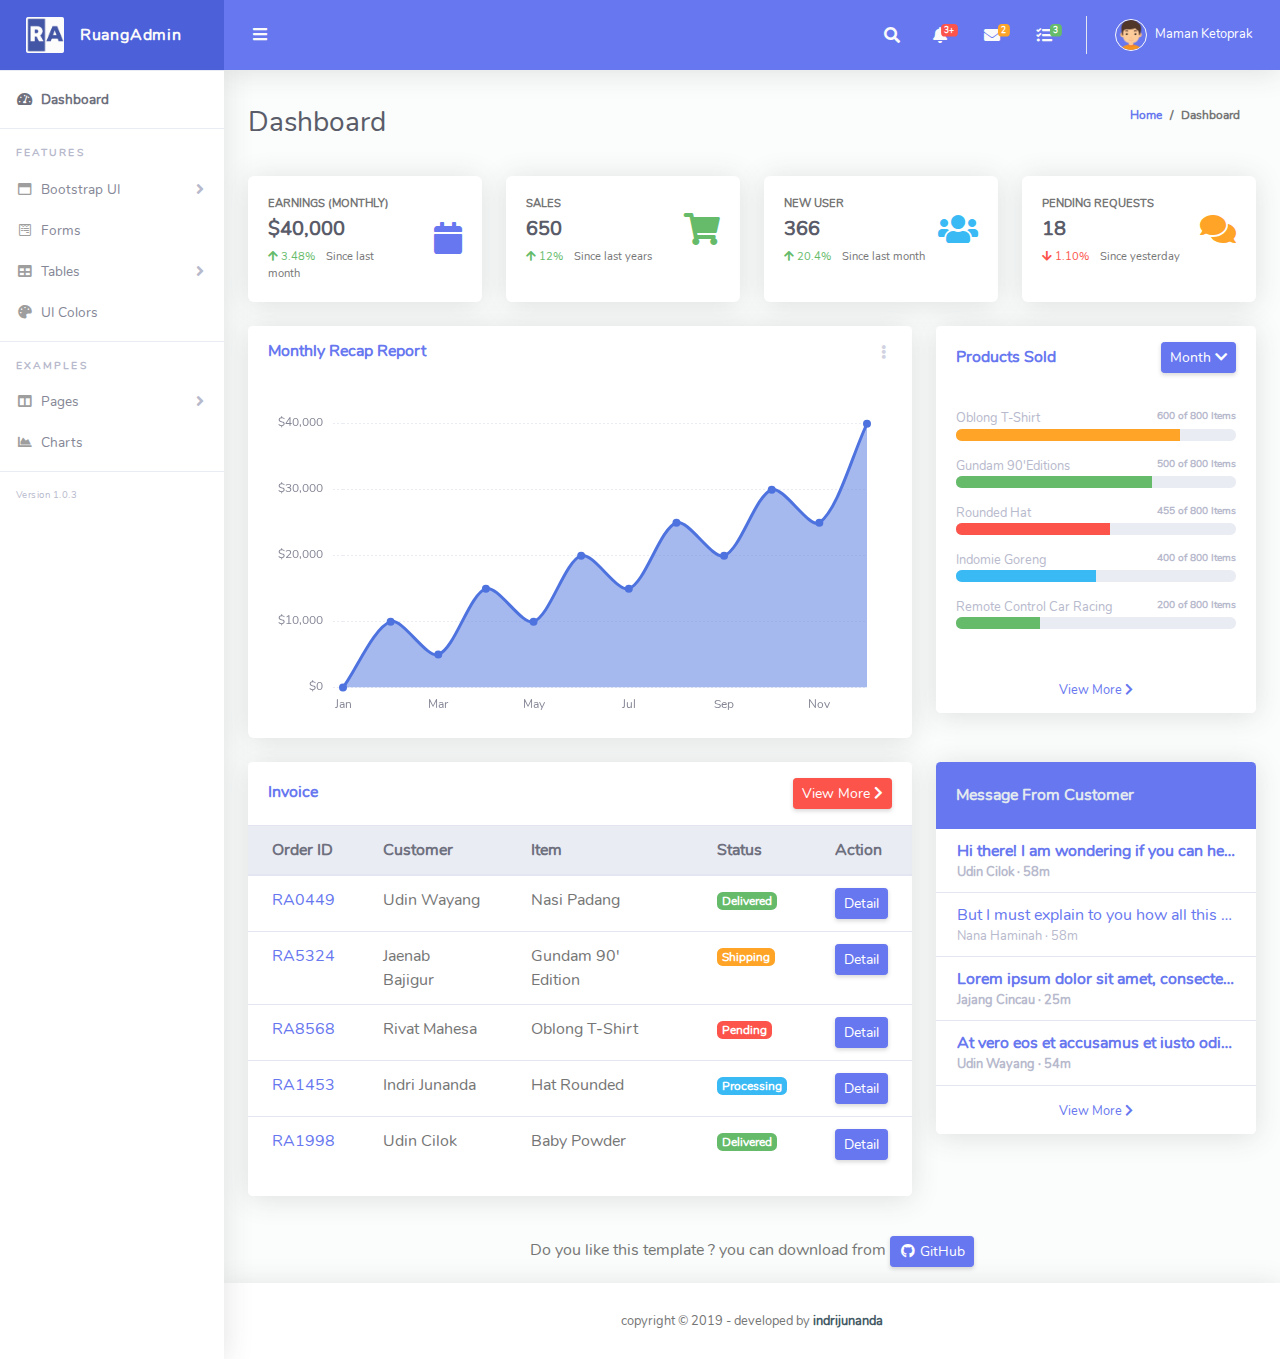
<file: admin/index.html>
<!DOCTYPE html>
<html lang="en">

<head>
  <meta charset="utf-8">
  <meta http-equiv="X-UA-Compatible" content="IE=edge">
  <meta name="viewport" content="width=device-width, initial-scale=1, shrink-to-fit=no">
  <meta name="description" content="">
  <meta name="author" content="">
  <link href="img/logo/logo.png" rel="icon">
  <title>RuangAdmin - Dashboard</title>
  <link href="vendor/fontawesome-free/css/all.min.css" rel="stylesheet" type="text/css">
  <link href="vendor/bootstrap/css/bootstrap.min.css" rel="stylesheet" type="text/css">
  <link href="css/ruang-admin.min.css" rel="stylesheet">
</head>

<body id="page-top">
  <div id="wrapper">
    <!-- Sidebar -->
    <ul class="navbar-nav sidebar sidebar-light accordion" id="accordionSidebar">
      <a class="sidebar-brand d-flex align-items-center justify-content-center" href="index.html">
        <div class="sidebar-brand-icon">
          <img src="img/logo/logo2.png">
        </div>
        <div class="sidebar-brand-text mx-3">RuangAdmin</div>
      </a>
      <hr class="sidebar-divider my-0">
      <li class="nav-item active">
        <a class="nav-link" href="index.html">
          <i class="fas fa-fw fa-tachometer-alt"></i>
          <span>Dashboard</span></a>
      </li>
      <hr class="sidebar-divider">
      <div class="sidebar-heading">
        Features
      </div>
      <li class="nav-item">
        <a class="nav-link collapsed" href="#" data-toggle="collapse" data-target="#collapseBootstrap"
          aria-expanded="true" aria-controls="collapseBootstrap">
          <i class="far fa-fw fa-window-maximize"></i>
          <span>Bootstrap UI</span>
        </a>
        <div id="collapseBootstrap" class="collapse" aria-labelledby="headingBootstrap" data-parent="#accordionSidebar">
          <div class="bg-white py-2 collapse-inner rounded">
            <h6 class="collapse-header">Bootstrap UI</h6>
            <a class="collapse-item" href="alerts.html">Alerts</a>
            <a class="collapse-item" href="buttons.html">Buttons</a>
            <a class="collapse-item" href="dropdowns.html">Dropdowns</a>
            <a class="collapse-item" href="modals.html">Modals</a>
            <a class="collapse-item" href="popovers.html">Popovers</a>
            <a class="collapse-item" href="progress-bar.html">Progress Bars</a>
          </div>
        </div>
      </li>
      <li class="nav-item">
        <a class="nav-link" href="forms.html">
          <i class="fab fa-fw fa-wpforms"></i>
          <span>Forms</span>
        </a>
      </li>
      <li class="nav-item">
        <a class="nav-link collapsed" href="#" data-toggle="collapse" data-target="#collapseTable" aria-expanded="true"
          aria-controls="collapseTable">
          <i class="fas fa-fw fa-table"></i>
          <span>Tables</span>
        </a>
        <div id="collapseTable" class="collapse" aria-labelledby="headingTable" data-parent="#accordionSidebar">
          <div class="bg-white py-2 collapse-inner rounded">
            <h6 class="collapse-header">Tables</h6>
            <a class="collapse-item" href="simple-tables.html">Simple Tables</a>
            <a class="collapse-item" href="datatables.html">DataTables</a>
          </div>
        </div>
      </li>
      <li class="nav-item">
        <a class="nav-link" href="ui-colors.html">
          <i class="fas fa-fw fa-palette"></i>
          <span>UI Colors</span>
        </a>
      </li>
      <hr class="sidebar-divider">
      <div class="sidebar-heading">
        Examples
      </div>
      <li class="nav-item">
        <a class="nav-link collapsed" href="#" data-toggle="collapse" data-target="#collapsePage" aria-expanded="true"
          aria-controls="collapsePage">
          <i class="fas fa-fw fa-columns"></i>
          <span>Pages</span>
        </a>
        <div id="collapsePage" class="collapse" aria-labelledby="headingPage" data-parent="#accordionSidebar">
          <div class="bg-white py-2 collapse-inner rounded">
            <h6 class="collapse-header">Example Pages</h6>
            <a class="collapse-item" href="login.html">Login</a>
            <a class="collapse-item" href="register.html">Register</a>
            <a class="collapse-item" href="404.html">404 Page</a>
            <a class="collapse-item" href="blank.html">Blank Page</a>
          </div>
        </div>
      </li>
      <li class="nav-item">
        <a class="nav-link" href="charts.html">
          <i class="fas fa-fw fa-chart-area"></i>
          <span>Charts</span>
        </a>
      </li>
      <hr class="sidebar-divider">
      <div class="version" id="version-ruangadmin"></div>
    </ul>
    <!-- Sidebar -->
    <div id="content-wrapper" class="d-flex flex-column">
      <div id="content">
        <!-- TopBar -->
        <nav class="navbar navbar-expand navbar-light bg-navbar topbar mb-4 static-top">
          <button id="sidebarToggleTop" class="btn btn-link rounded-circle mr-3">
            <i class="fa fa-bars"></i>
          </button>
          <ul class="navbar-nav ml-auto">
            <li class="nav-item dropdown no-arrow">
              <a class="nav-link dropdown-toggle" href="#" id="searchDropdown" role="button" data-toggle="dropdown"
                aria-haspopup="true" aria-expanded="false">
                <i class="fas fa-search fa-fw"></i>
              </a>
              <div class="dropdown-menu dropdown-menu-right p-3 shadow animated--grow-in"
                aria-labelledby="searchDropdown">
                <form class="navbar-search">
                  <div class="input-group">
                    <input type="text" class="form-control bg-light border-1 small" placeholder="What do you want to look for?"
                      aria-label="Search" aria-describedby="basic-addon2" style="border-color: #3f51b5;">
                    <div class="input-group-append">
                      <button class="btn btn-primary" type="button">
                        <i class="fas fa-search fa-sm"></i>
                      </button>
                    </div>
                  </div>
                </form>
              </div>
            </li>
            <li class="nav-item dropdown no-arrow mx-1">
              <a class="nav-link dropdown-toggle" href="#" id="alertsDropdown" role="button" data-toggle="dropdown"
                aria-haspopup="true" aria-expanded="false">
                <i class="fas fa-bell fa-fw"></i>
                <span class="badge badge-danger badge-counter">3+</span>
              </a>
              <div class="dropdown-list dropdown-menu dropdown-menu-right shadow animated--grow-in"
                aria-labelledby="alertsDropdown">
                <h6 class="dropdown-header">
                  Alerts Center
                </h6>
                <a class="dropdown-item d-flex align-items-center" href="#">
                  <div class="mr-3">
                    <div class="icon-circle bg-primary">
                      <i class="fas fa-file-alt text-white"></i>
                    </div>
                  </div>
                  <div>
                    <div class="small text-gray-500">December 12, 2019</div>
                    <span class="font-weight-bold">A new monthly report is ready to download!</span>
                  </div>
                </a>
                <a class="dropdown-item d-flex align-items-center" href="#">
                  <div class="mr-3">
                    <div class="icon-circle bg-success">
                      <i class="fas fa-donate text-white"></i>
                    </div>
                  </div>
                  <div>
                    <div class="small text-gray-500">December 7, 2019</div>
                    $290.29 has been deposited into your account!
                  </div>
                </a>
                <a class="dropdown-item d-flex align-items-center" href="#">
                  <div class="mr-3">
                    <div class="icon-circle bg-warning">
                      <i class="fas fa-exclamation-triangle text-white"></i>
                    </div>
                  </div>
                  <div>
                    <div class="small text-gray-500">December 2, 2019</div>
                    Spending Alert: We've noticed unusually high spending for your account.
                  </div>
                </a>
                <a class="dropdown-item text-center small text-gray-500" href="#">Show All Alerts</a>
              </div>
            </li>
            <li class="nav-item dropdown no-arrow mx-1">
              <a class="nav-link dropdown-toggle" href="#" id="messagesDropdown" role="button" data-toggle="dropdown"
                aria-haspopup="true" aria-expanded="false">
                <i class="fas fa-envelope fa-fw"></i>
                <span class="badge badge-warning badge-counter">2</span>
              </a>
              <div class="dropdown-list dropdown-menu dropdown-menu-right shadow animated--grow-in"
                aria-labelledby="messagesDropdown">
                <h6 class="dropdown-header">
                  Message Center
                </h6>
                <a class="dropdown-item d-flex align-items-center" href="#">
                  <div class="dropdown-list-image mr-3">
                    <img class="rounded-circle" src="img/man.png" style="max-width: 60px" alt="">
                    <div class="status-indicator bg-success"></div>
                  </div>
                  <div class="font-weight-bold">
                    <div class="text-truncate">Hi there! I am wondering if you can help me with a problem I've been
                      having.</div>
                    <div class="small text-gray-500">Udin Cilok · 58m</div>
                  </div>
                </a>
                <a class="dropdown-item d-flex align-items-center" href="#">
                  <div class="dropdown-list-image mr-3">
                    <img class="rounded-circle" src="img/girl.png" style="max-width: 60px" alt="">
                    <div class="status-indicator bg-default"></div>
                  </div>
                  <div>
                    <div class="text-truncate">Am I a good boy? The reason I ask is because someone told me that people
                      say this to all dogs, even if they aren't good...</div>
                    <div class="small text-gray-500">Jaenab · 2w</div>
                  </div>
                </a>
                <a class="dropdown-item text-center small text-gray-500" href="#">Read More Messages</a>
              </div>
            </li>
            <li class="nav-item dropdown no-arrow mx-1">
              <a class="nav-link dropdown-toggle" href="#" id="messagesDropdown" role="button" data-toggle="dropdown"
                aria-haspopup="true" aria-expanded="false">
                <i class="fas fa-tasks fa-fw"></i>
                <span class="badge badge-success badge-counter">3</span>
              </a>
              <div class="dropdown-list dropdown-menu dropdown-menu-right shadow animated--grow-in"
                aria-labelledby="messagesDropdown">
                <h6 class="dropdown-header">
                  Task
                </h6>
                <a class="dropdown-item align-items-center" href="#">
                  <div class="mb-3">
                    <div class="small text-gray-500">Design Button
                      <div class="small float-right"><b>50%</b></div>
                    </div>
                    <div class="progress" style="height: 12px;">
                      <div class="progress-bar bg-success" role="progressbar" style="width: 50%" aria-valuenow="50"
                        aria-valuemin="0" aria-valuemax="100"></div>
                    </div>
                  </div>
                </a>
                <a class="dropdown-item align-items-center" href="#">
                  <div class="mb-3">
                    <div class="small text-gray-500">Make Beautiful Transitions
                      <div class="small float-right"><b>30%</b></div>
                    </div>
                    <div class="progress" style="height: 12px;">
                      <div class="progress-bar bg-warning" role="progressbar" style="width: 30%" aria-valuenow="30"
                        aria-valuemin="0" aria-valuemax="100"></div>
                    </div>
                  </div>
                </a>
                <a class="dropdown-item align-items-center" href="#">
                  <div class="mb-3">
                    <div class="small text-gray-500">Create Pie Chart
                      <div class="small float-right"><b>75%</b></div>
                    </div>
                    <div class="progress" style="height: 12px;">
                      <div class="progress-bar bg-danger" role="progressbar" style="width: 75%" aria-valuenow="75"
                        aria-valuemin="0" aria-valuemax="100"></div>
                    </div>
                  </div>
                </a>
                <a class="dropdown-item text-center small text-gray-500" href="#">View All Taks</a>
              </div>
            </li>
            <div class="topbar-divider d-none d-sm-block"></div>
            <li class="nav-item dropdown no-arrow">
              <a class="nav-link dropdown-toggle" href="#" id="userDropdown" role="button" data-toggle="dropdown"
                aria-haspopup="true" aria-expanded="false">
                <img class="img-profile rounded-circle" src="img/boy.png" style="max-width: 60px">
                <span class="ml-2 d-none d-lg-inline text-white small">Maman Ketoprak</span>
              </a>
              <div class="dropdown-menu dropdown-menu-right shadow animated--grow-in" aria-labelledby="userDropdown">
                <a class="dropdown-item" href="#">
                  <i class="fas fa-user fa-sm fa-fw mr-2 text-gray-400"></i>
                  Profile
                </a>
                <a class="dropdown-item" href="#">
                  <i class="fas fa-cogs fa-sm fa-fw mr-2 text-gray-400"></i>
                  Settings
                </a>
                <a class="dropdown-item" href="#">
                  <i class="fas fa-list fa-sm fa-fw mr-2 text-gray-400"></i>
                  Activity Log
                </a>
                <div class="dropdown-divider"></div>
                <a class="dropdown-item" href="login.html">
                  <i class="fas fa-sign-out-alt fa-sm fa-fw mr-2 text-gray-400"></i>
                  Logout
                </a>
              </div>
            </li>
          </ul>
        </nav>
        <!-- Topbar -->

        <!-- Container Fluid-->
        <div class="container-fluid" id="container-wrapper">
          <div class="d-sm-flex align-items-center justify-content-between mb-4">
            <h1 class="h3 mb-0 text-gray-800">Dashboard</h1>
            <ol class="breadcrumb">
              <li class="breadcrumb-item"><a href="./">Home</a></li>
              <li class="breadcrumb-item active" aria-current="page">Dashboard</li>
            </ol>
          </div>

          <div class="row mb-3">
            <!-- Earnings (Monthly) Card Example -->
            <div class="col-xl-3 col-md-6 mb-4">
              <div class="card h-100">
                <div class="card-body">
                  <div class="row align-items-center">
                    <div class="col mr-2">
                      <div class="text-xs font-weight-bold text-uppercase mb-1">Earnings (Monthly)</div>
                      <div class="h5 mb-0 font-weight-bold text-gray-800">$40,000</div>
                      <div class="mt-2 mb-0 text-muted text-xs">
                        <span class="text-success mr-2"><i class="fa fa-arrow-up"></i> 3.48%</span>
                        <span>Since last month</span>
                      </div>
                    </div>
                    <div class="col-auto">
                      <i class="fas fa-calendar fa-2x text-primary"></i>
                    </div>
                  </div>
                </div>
              </div>
            </div>
            <!-- Earnings (Annual) Card Example -->
            <div class="col-xl-3 col-md-6 mb-4">
              <div class="card h-100">
                <div class="card-body">
                  <div class="row no-gutters align-items-center">
                    <div class="col mr-2">
                      <div class="text-xs font-weight-bold text-uppercase mb-1">Sales</div>
                      <div class="h5 mb-0 font-weight-bold text-gray-800">650</div>
                      <div class="mt-2 mb-0 text-muted text-xs">
                        <span class="text-success mr-2"><i class="fas fa-arrow-up"></i> 12%</span>
                        <span>Since last years</span>
                      </div>
                    </div>
                    <div class="col-auto">
                      <i class="fas fa-shopping-cart fa-2x text-success"></i>
                    </div>
                  </div>
                </div>
              </div>
            </div>
            <!-- New User Card Example -->
            <div class="col-xl-3 col-md-6 mb-4">
              <div class="card h-100">
                <div class="card-body">
                  <div class="row no-gutters align-items-center">
                    <div class="col mr-2">
                      <div class="text-xs font-weight-bold text-uppercase mb-1">New User</div>
                      <div class="h5 mb-0 mr-3 font-weight-bold text-gray-800">366</div>
                      <div class="mt-2 mb-0 text-muted text-xs">
                        <span class="text-success mr-2"><i class="fas fa-arrow-up"></i> 20.4%</span>
                        <span>Since last month</span>
                      </div>
                    </div>
                    <div class="col-auto">
                      <i class="fas fa-users fa-2x text-info"></i>
                    </div>
                  </div>
                </div>
              </div>
            </div>
            <!-- Pending Requests Card Example -->
            <div class="col-xl-3 col-md-6 mb-4">
              <div class="card h-100">
                <div class="card-body">
                  <div class="row no-gutters align-items-center">
                    <div class="col mr-2">
                      <div class="text-xs font-weight-bold text-uppercase mb-1">Pending Requests</div>
                      <div class="h5 mb-0 font-weight-bold text-gray-800">18</div>
                      <div class="mt-2 mb-0 text-muted text-xs">
                        <span class="text-danger mr-2"><i class="fas fa-arrow-down"></i> 1.10%</span>
                        <span>Since yesterday</span>
                      </div>
                    </div>
                    <div class="col-auto">
                      <i class="fas fa-comments fa-2x text-warning"></i>
                    </div>
                  </div>
                </div>
              </div>
            </div>

            <!-- Area Chart -->
            <div class="col-xl-8 col-lg-7">
              <div class="card mb-4">
                <div class="card-header py-3 d-flex flex-row align-items-center justify-content-between">
                  <h6 class="m-0 font-weight-bold text-primary">Monthly Recap Report</h6>
                  <div class="dropdown no-arrow">
                    <a class="dropdown-toggle" href="#" role="button" id="dropdownMenuLink" data-toggle="dropdown"
                      aria-haspopup="true" aria-expanded="false">
                      <i class="fas fa-ellipsis-v fa-sm fa-fw text-gray-400"></i>
                    </a>
                    <div class="dropdown-menu dropdown-menu-right shadow animated--fade-in"
                      aria-labelledby="dropdownMenuLink">
                      <div class="dropdown-header">Dropdown Header:</div>
                      <a class="dropdown-item" href="#">Action</a>
                      <a class="dropdown-item" href="#">Another action</a>
                      <div class="dropdown-divider"></div>
                      <a class="dropdown-item" href="#">Something else here</a>
                    </div>
                  </div>
                </div>
                <div class="card-body">
                  <div class="chart-area">
                    <canvas id="myAreaChart"></canvas>
                  </div>
                </div>
              </div>
            </div>
            <!-- Pie Chart -->
            <div class="col-xl-4 col-lg-5">
              <div class="card mb-4">
                <div class="card-header py-3 d-flex flex-row align-items-center justify-content-between">
                  <h6 class="m-0 font-weight-bold text-primary">Products Sold</h6>
                  <div class="dropdown no-arrow">
                    <a class="dropdown-toggle btn btn-primary btn-sm" href="#" role="button" id="dropdownMenuLink"
                      data-toggle="dropdown" aria-haspopup="true" aria-expanded="false">
                      Month <i class="fas fa-chevron-down"></i>
                    </a>
                    <div class="dropdown-menu dropdown-menu-right shadow animated--fade-in"
                      aria-labelledby="dropdownMenuLink">
                      <div class="dropdown-header">Select Periode</div>
                      <a class="dropdown-item" href="#">Today</a>
                      <a class="dropdown-item" href="#">Week</a>
                      <a class="dropdown-item active" href="#">Month</a>
                      <a class="dropdown-item" href="#">This Year</a>
                    </div>
                  </div>
                </div>
                <div class="card-body">
                  <div class="mb-3">
                    <div class="small text-gray-500">Oblong T-Shirt
                      <div class="small float-right"><b>600 of 800 Items</b></div>
                    </div>
                    <div class="progress" style="height: 12px;">
                      <div class="progress-bar bg-warning" role="progressbar" style="width: 80%" aria-valuenow="80"
                        aria-valuemin="0" aria-valuemax="100"></div>
                    </div>
                  </div>
                  <div class="mb-3">
                    <div class="small text-gray-500">Gundam 90'Editions
                      <div class="small float-right"><b>500 of 800 Items</b></div>
                    </div>
                    <div class="progress" style="height: 12px;">
                      <div class="progress-bar bg-success" role="progressbar" style="width: 70%" aria-valuenow="70"
                        aria-valuemin="0" aria-valuemax="100"></div>
                    </div>
                  </div>
                  <div class="mb-3">
                    <div class="small text-gray-500">Rounded Hat
                      <div class="small float-right"><b>455 of 800 Items</b></div>
                    </div>
                    <div class="progress" style="height: 12px;">
                      <div class="progress-bar bg-danger" role="progressbar" style="width: 55%" aria-valuenow="55"
                        aria-valuemin="0" aria-valuemax="100"></div>
                    </div>
                  </div>
                  <div class="mb-3">
                    <div class="small text-gray-500">Indomie Goreng
                      <div class="small float-right"><b>400 of 800 Items</b></div>
                    </div>
                    <div class="progress" style="height: 12px;">
                      <div class="progress-bar bg-info" role="progressbar" style="width: 50%" aria-valuenow="50"
                        aria-valuemin="0" aria-valuemax="100"></div>
                    </div>
                  </div>
                  <div class="mb-3">
                    <div class="small text-gray-500">Remote Control Car Racing
                      <div class="small float-right"><b>200 of 800 Items</b></div>
                    </div>
                    <div class="progress" style="height: 12px;">
                      <div class="progress-bar bg-success" role="progressbar" style="width: 30%" aria-valuenow="30"
                        aria-valuemin="0" aria-valuemax="100"></div>
                    </div>
                  </div>
                </div>
                <div class="card-footer text-center">
                  <a class="m-0 small text-primary card-link" href="#">View More <i
                      class="fas fa-chevron-right"></i></a>
                </div>
              </div>
            </div>
            <!-- Invoice Example -->
            <div class="col-xl-8 col-lg-7 mb-4">
              <div class="card">
                <div class="card-header py-3 d-flex flex-row align-items-center justify-content-between">
                  <h6 class="m-0 font-weight-bold text-primary">Invoice</h6>
                  <a class="m-0 float-right btn btn-danger btn-sm" href="#">View More <i
                      class="fas fa-chevron-right"></i></a>
                </div>
                <div class="table-responsive">
                  <table class="table align-items-center table-flush">
                    <thead class="thead-light">
                      <tr>
                        <th>Order ID</th>
                        <th>Customer</th>
                        <th>Item</th>
                        <th>Status</th>
                        <th>Action</th>
                      </tr>
                    </thead>
                    <tbody>
                      <tr>
                        <td><a href="#">RA0449</a></td>
                        <td>Udin Wayang</td>
                        <td>Nasi Padang</td>
                        <td><span class="badge badge-success">Delivered</span></td>
                        <td><a href="#" class="btn btn-sm btn-primary">Detail</a></td>
                      </tr>
                      <tr>
                        <td><a href="#">RA5324</a></td>
                        <td>Jaenab Bajigur</td>
                        <td>Gundam 90' Edition</td>
                        <td><span class="badge badge-warning">Shipping</span></td>
                        <td><a href="#" class="btn btn-sm btn-primary">Detail</a></td>
                      </tr>
                      <tr>
                        <td><a href="#">RA8568</a></td>
                        <td>Rivat Mahesa</td>
                        <td>Oblong T-Shirt</td>
                        <td><span class="badge badge-danger">Pending</span></td>
                        <td><a href="#" class="btn btn-sm btn-primary">Detail</a></td>
                      </tr>
                      <tr>
                        <td><a href="#">RA1453</a></td>
                        <td>Indri Junanda</td>
                        <td>Hat Rounded</td>
                        <td><span class="badge badge-info">Processing</span></td>
                        <td><a href="#" class="btn btn-sm btn-primary">Detail</a></td>
                      </tr>
                      <tr>
                        <td><a href="#">RA1998</a></td>
                        <td>Udin Cilok</td>
                        <td>Baby Powder</td>
                        <td><span class="badge badge-success">Delivered</span></td>
                        <td><a href="#" class="btn btn-sm btn-primary">Detail</a></td>
                      </tr>
                    </tbody>
                  </table>
                </div>
                <div class="card-footer"></div>
              </div>
            </div>
            <!-- Message From Customer-->
            <div class="col-xl-4 col-lg-5 ">
              <div class="card">
                <div class="card-header py-4 bg-primary d-flex flex-row align-items-center justify-content-between">
                  <h6 class="m-0 font-weight-bold text-light">Message From Customer</h6>
                </div>
                <div>
                  <div class="customer-message align-items-center">
                    <a class="font-weight-bold" href="#">
                      <div class="text-truncate message-title">Hi there! I am wondering if you can help me with a
                        problem I've been having.</div>
                      <div class="small text-gray-500 message-time font-weight-bold">Udin Cilok · 58m</div>
                    </a>
                  </div>
                  <div class="customer-message align-items-center">
                    <a href="#">
                      <div class="text-truncate message-title">But I must explain to you how all this mistaken idea
                      </div>
                      <div class="small text-gray-500 message-time">Nana Haminah · 58m</div>
                    </a>
                  </div>
                  <div class="customer-message align-items-center">
                    <a class="font-weight-bold" href="#">
                      <div class="text-truncate message-title">Lorem ipsum dolor sit amet, consectetur adipiscing elit
                      </div>
                      <div class="small text-gray-500 message-time font-weight-bold">Jajang Cincau · 25m</div>
                    </a>
                  </div>
                  <div class="customer-message align-items-center">
                    <a class="font-weight-bold" href="#">
                      <div class="text-truncate message-title">At vero eos et accusamus et iusto odio dignissimos
                        ducimus qui blanditiis
                      </div>
                      <div class="small text-gray-500 message-time font-weight-bold">Udin Wayang · 54m</div>
                    </a>
                  </div>
                  <div class="card-footer text-center">
                    <a class="m-0 small text-primary card-link" href="#">View More <i
                        class="fas fa-chevron-right"></i></a>
                  </div>
                </div>
              </div>
            </div>
          </div>
          <!--Row-->

          <div class="row">
            <div class="col-lg-12 text-center">
              <p>Do you like this template ? you can download from <a href="https://github.com/indrijunanda/RuangAdmin"
                  class="btn btn-primary btn-sm" target="_blank"><i class="fab fa-fw fa-github"></i>&nbsp;GitHub</a></p>
            </div>
          </div>

        </div>
        <!---Container Fluid-->
      </div>
      <!-- Footer -->
      <footer class="sticky-footer bg-white">
        <div class="container my-auto">
          <div class="copyright text-center my-auto">
            <span>copyright &copy; 2019 - developed by
              <b><a href="https://indrijunanda.gitlab.io/" target="_blank">indrijunanda</a></b>
            </span>
          </div>
        </div>
      </footer>
      <!-- Footer -->
    </div>
  </div>

  <!-- Scroll to top -->
  <a class="scroll-to-top rounded" href="#page-top">
    <i class="fas fa-angle-up"></i>
  </a>

  <script src="vendor/jquery/jquery.min.js"></script>
  <script src="vendor/bootstrap/js/bootstrap.bundle.min.js"></script>
  <script src="vendor/jquery-easing/jquery.easing.min.js"></script>
  <script src="js/ruang-admin.min.js"></script>
  <script src="vendor/chart.js/Chart.min.js"></script>
  <script src="js/demo/chart-area-demo.js"></script>  
</body>

</html>
</file>
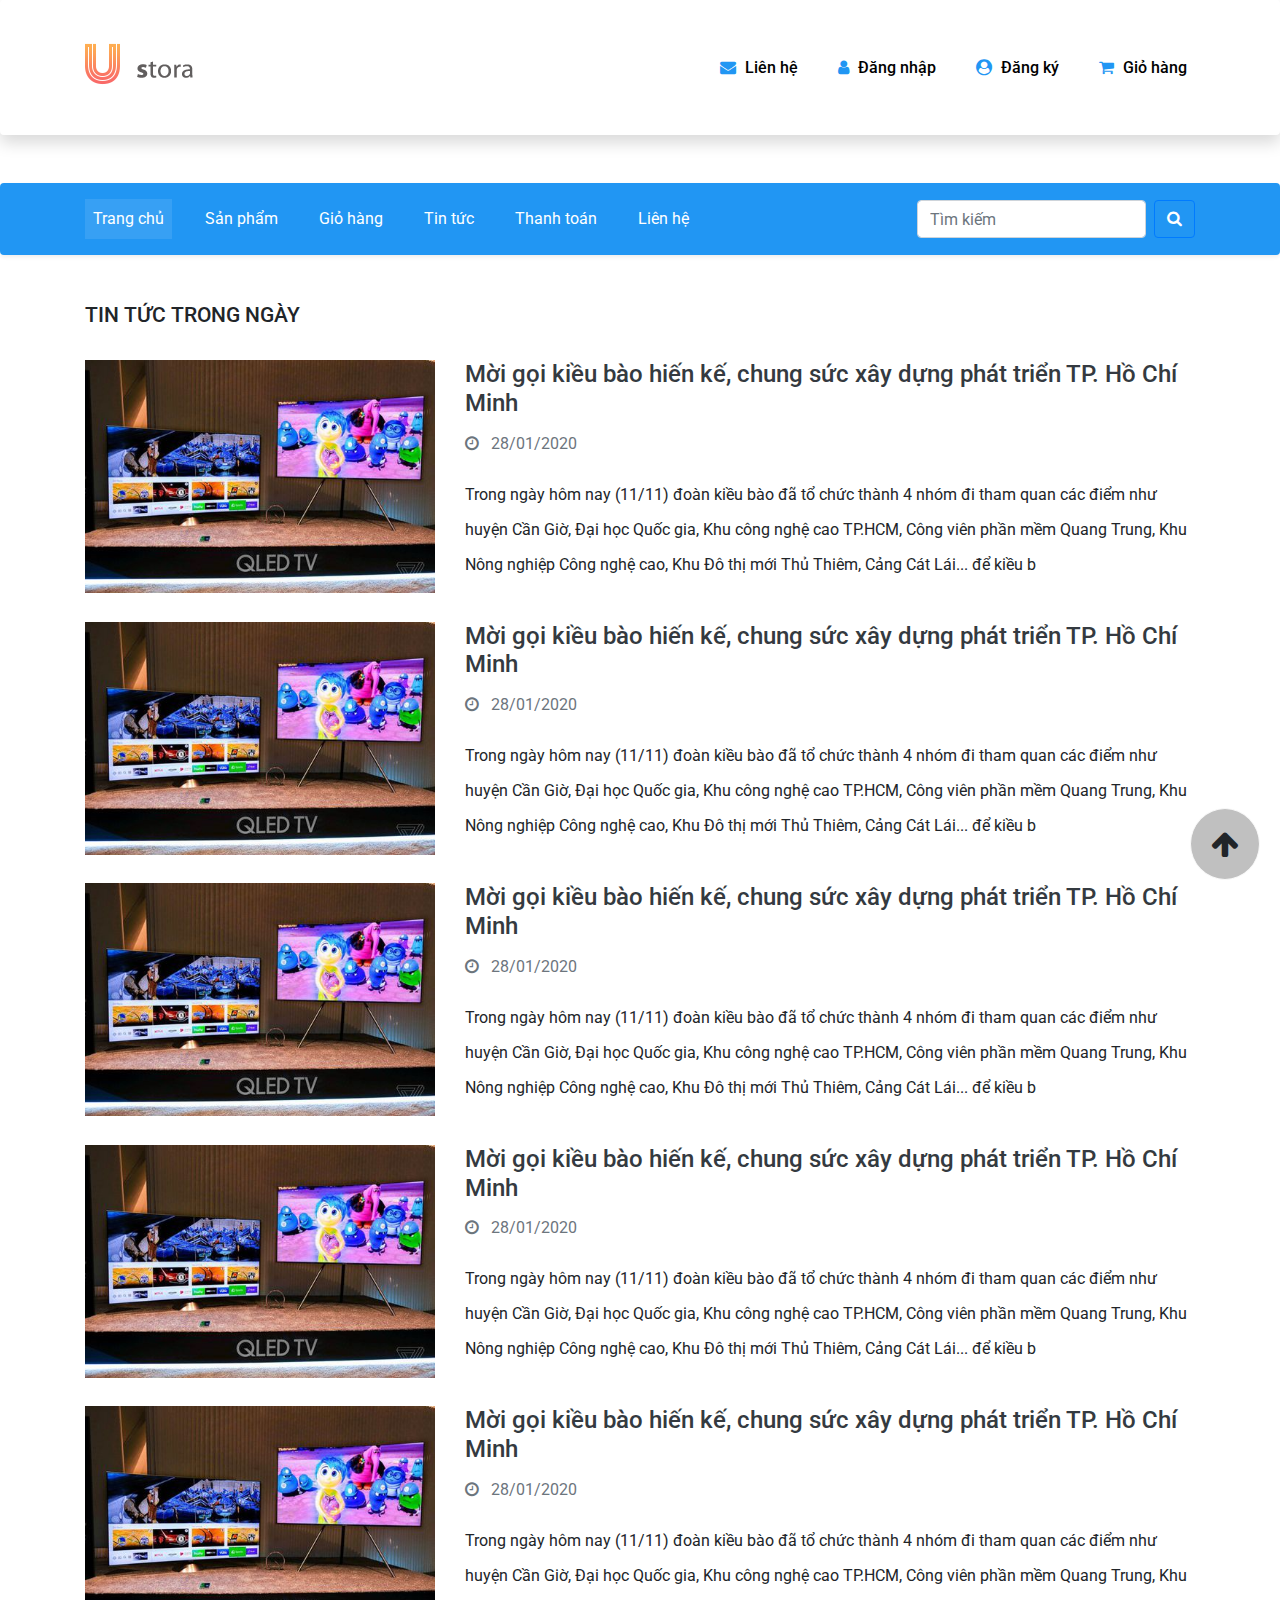
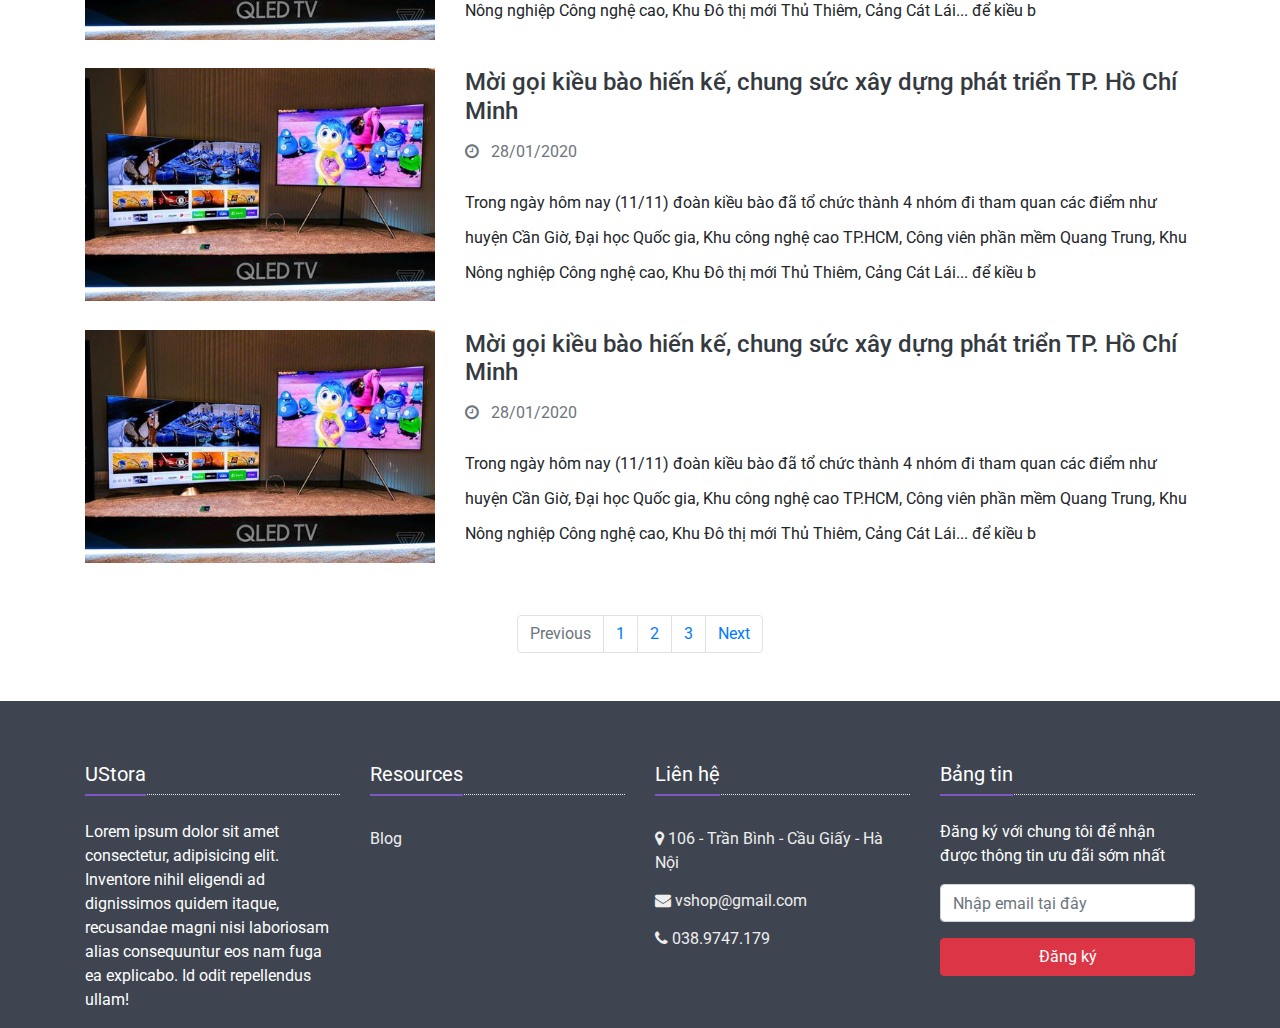
<file: blog.html>
<!doctype html>
<html lang="en">

<head>
    <title>Trang chủ</title> <!-- Required meta tags -->
    <meta charset="utf-8">
    <meta name="viewport" content="width=device-width, initial-scale=1, shrink-to-fit=no">

    <!-- Font-awesome CSS -->
    <link rel="stylesheet" href="https://maxcdn.bootstrapcdn.com/font-awesome/4.7.0/css/font-awesome.min.css">
    <!-- Bootstrap CSS -->
    <link rel="stylesheet" href="css/bootstrap.min.css">
    <link rel="stylesheet" href="css/blog.css">
    <link href="https://fonts.googleapis.com/css?family=Raleway:400,700&display=swap" rel="stylesheet">
    <link href="https://fonts.googleapis.com/css?family=Roboto&display=swap" rel="stylesheet">
</head>

<body>
    <!-- header -->
    <div class="header">
        <nav class="navbar navbar-expand-lg navbar-light shadow p-3 mb-5 bg-white rounded">
            <div class="container">
                <a class="navbar-brand" href="index.html">
                    <img src="images/logo.png" alt="Logo" class="logo">
                </a>
                <button class="navbar-toggler" type="button" data-toggle="collapse"
                    data-target="#navbarSupportedContent" aria-controls="navbarSupportedContent" aria-expanded="false"
                    aria-label="Toggle navigation">
                    <span class="navbar-toggler-icon"></span>
                </button>

                <div class="collapse navbar-collapse" id="navbarSupportedContent">
                    <ul class="navbar-nav ml-auto">
                        <li class="nav-item">
                            <a class="nav-link" href="contact.html">
                                <span class="fa fa-envelope"></span>
                                <span>Liên hệ</span>
                            </a>
                        </li>
                        <li class="nav-item">
                            <a class="nav-link" href="#" data-toggle="modal" data-target="#exampleModal">
                                <span class="fa fa-user"></span>
                                <span>Đăng nhập</span>
                            </a>
                        </li>
                        <li class="nav-item">
                            <a class="nav-link" href="#" data-toggle="modal" data-target="#exampleModal1">
                                <span class="fa fa-user-circle"></span>
                                <span>Đăng ký</span>
                            </a>
                        </li>
                        <li class="nav-item">
                            <a class="nav-link" href="cart.html">
                                <span class="fa fa-shopping-cart"></span>
                                <span>Giỏ hàng</span>
                            </a>
                        </li>
                    </ul>
                </div>
            </div>
        </nav>
    </div>

    <!-- end header -->


    <!-- menu -->
    <div class="menu">
        <nav class="navbar navbar-expand-lg navbar-light bg-light shadow-sm p-3 mb-5 bg-white rounded">
            <div class="container">
                <button class="navbar-toggler d-lg-none" type="button" data-toggle="collapse"
                    data-target="#collapsibleNavId" aria-controls="collapsibleNavId" aria-expanded="false"
                    aria-label="Toggle navigation">
                    <span class="navbar-toggler-icon"></span>
                </button>
                <div class="collapse navbar-collapse" id="collapsibleNavId">
                    <ul class="navbar-nav mr-auto mt-2 mt-lg-0">
                        <li class="nav-item active">
                            <a class="nav-link" href="index.html">Trang chủ</a>
                        </li>
                        <li class="nav-item">
                            <a class="nav-link" href="category.html">Sản phẩm</a>
                        </li>
                        <li class="nav-item">
                            <a class="nav-link" href="cart.html">Giỏ hàng</a>
                        </li>
                        <li class="nav-item">
                            <a class="nav-link" href="blog.html">Tin tức</a>
                        </li>
                        <li class="nav-item">
                            <a class="nav-link" href="checkout.html">Thanh toán</a>
                        </li>
                        <li class="nav-item">
                            <a class="nav-link" href="contact.html">Liên hệ</a>
                        </li>
                    </ul>
                    <form class="form-inline my-2 my-lg-0">
                        <input class="form-control mr-sm-2" type="text" placeholder="Tìm kiếm">
                        <button class="btn btn-outline-primary my-2 my-sm-0" type="submit">
                            <i class="fa fa-search" aria-hidden="true"></i>
                        </button>
                    </form>
                </div>
            </div>
        </nav>
    </div>
    <!-- end menu -->

    <div class="content">
        <div class="container">
            <div class="row">
                <div class="col-md-12 mb-4">
                    <h3 class="text-uppercase">Tin tức trong ngày</h3>
                </div>
            </div>

            <div class="row mb-4">
                <div class="col-md-4">
                    <a href="">
                        <img src="images/blog1.jpg" alt="" class="img-fluid">
                    </a>
                </div>
                <div class="col-md-8 blog">
                    <h4 class="title-blog ">
                        <a href="" class="text-decoration-none text-dark">
                            Mời gọi kiều bào hiến kế, chung sức xây dựng phát triển TP. Hồ Chí Minh
                        </a>
                    </h4>
                    <p class="text-muted mt-2">
                        <i class="fa fa-clock-o mr-2" aria-hidden="true"></i>
                        <span>28/01/2020</span>
                    </p>
                    <p class="mt-1">
                        Trong ngày hôm nay (11/11) đoàn kiều bào đã tổ chức thành 4 nhóm đi tham quan các điểm như huyện
                        Cần Giờ, Đại học Quốc gia, Khu công nghệ cao TP.HCM, Công viên phần mềm Quang Trung, Khu Nông
                        nghiệp Công nghệ cao, Khu Đô thị mới Thủ Thiêm, Cảng Cát Lái... để kiều b
                    </p>
                </div>
            </div>

            <div class="row mb-4">
                <div class="col-md-4">
                    <a href="">
                        <img src="images/blog1.jpg" alt="" class="img-fluid">
                    </a>
                </div>
                <div class="col-md-8 blog">
                    <h4 class="title-blog ">
                        <a href="" class="text-decoration-none text-dark">
                            Mời gọi kiều bào hiến kế, chung sức xây dựng phát triển TP. Hồ Chí Minh
                        </a>
                    </h4>
                    <p class="text-muted mt-2">
                        <i class="fa fa-clock-o mr-2" aria-hidden="true"></i>
                        <span>28/01/2020</span>
                    </p>
                    <p class="mt-1">
                        Trong ngày hôm nay (11/11) đoàn kiều bào đã tổ chức thành 4 nhóm đi tham quan các điểm như huyện
                        Cần Giờ, Đại học Quốc gia, Khu công nghệ cao TP.HCM, Công viên phần mềm Quang Trung, Khu Nông
                        nghiệp Công nghệ cao, Khu Đô thị mới Thủ Thiêm, Cảng Cát Lái... để kiều b
                    </p>
                </div>
            </div>

            <div class="row mb-4">
                <div class="col-md-4">
                    <a href="">
                        <img src="images/blog1.jpg" alt="" class="img-fluid">
                    </a>
                </div>
                <div class="col-md-8 blog">
                    <h4 class="title-blog ">
                        <a href="" class="text-decoration-none text-dark">
                            Mời gọi kiều bào hiến kế, chung sức xây dựng phát triển TP. Hồ Chí Minh
                        </a>
                    </h4>
                    <p class="text-muted mt-2">
                        <i class="fa fa-clock-o mr-2" aria-hidden="true"></i>
                        <span>28/01/2020</span>
                    </p>
                    <p class="mt-1">
                        Trong ngày hôm nay (11/11) đoàn kiều bào đã tổ chức thành 4 nhóm đi tham quan các điểm như huyện
                        Cần Giờ, Đại học Quốc gia, Khu công nghệ cao TP.HCM, Công viên phần mềm Quang Trung, Khu Nông
                        nghiệp Công nghệ cao, Khu Đô thị mới Thủ Thiêm, Cảng Cát Lái... để kiều b
                    </p>
                </div>
            </div>

            <div class="row mb-4">
                <div class="col-md-4">
                    <a href="">
                        <img src="images/blog1.jpg" alt="" class="img-fluid">
                    </a>
                </div>
                <div class="col-md-8 blog">
                    <h4 class="title-blog ">
                        <a href="" class="text-decoration-none text-dark">
                            Mời gọi kiều bào hiến kế, chung sức xây dựng phát triển TP. Hồ Chí Minh
                        </a>
                    </h4>
                    <p class="text-muted mt-2">
                        <i class="fa fa-clock-o mr-2" aria-hidden="true"></i>
                        <span>28/01/2020</span>
                    </p>
                    <p class="mt-1">
                        Trong ngày hôm nay (11/11) đoàn kiều bào đã tổ chức thành 4 nhóm đi tham quan các điểm như huyện
                        Cần Giờ, Đại học Quốc gia, Khu công nghệ cao TP.HCM, Công viên phần mềm Quang Trung, Khu Nông
                        nghiệp Công nghệ cao, Khu Đô thị mới Thủ Thiêm, Cảng Cát Lái... để kiều b
                    </p>
                </div>
            </div>

            <div class="row mb-4">
                <div class="col-md-4">
                    <a href="">
                        <img src="images/blog1.jpg" alt="" class="img-fluid">
                    </a>
                </div>
                <div class="col-md-8 blog">
                    <h4 class="title-blog ">
                        <a href="" class="text-decoration-none text-dark">
                            Mời gọi kiều bào hiến kế, chung sức xây dựng phát triển TP. Hồ Chí Minh
                        </a>
                    </h4>
                    <p class="text-muted mt-2">
                        <i class="fa fa-clock-o mr-2" aria-hidden="true"></i>
                        <span>28/01/2020</span>
                    </p>
                    <p class="mt-1">
                        Trong ngày hôm nay (11/11) đoàn kiều bào đã tổ chức thành 4 nhóm đi tham quan các điểm như huyện
                        Cần Giờ, Đại học Quốc gia, Khu công nghệ cao TP.HCM, Công viên phần mềm Quang Trung, Khu Nông
                        nghiệp Công nghệ cao, Khu Đô thị mới Thủ Thiêm, Cảng Cát Lái... để kiều b
                    </p>
                </div>
            </div>

            <div class="row mb-4">
                <div class="col-md-4">
                    <a href="">
                        <img src="images/blog1.jpg" alt="" class="img-fluid">
                    </a>
                </div>
                <div class="col-md-8 blog">
                    <h4 class="title-blog ">
                        <a href="" class="text-decoration-none text-dark">
                            Mời gọi kiều bào hiến kế, chung sức xây dựng phát triển TP. Hồ Chí Minh
                        </a>
                    </h4>
                    <p class="text-muted mt-2">
                        <i class="fa fa-clock-o mr-2" aria-hidden="true"></i>
                        <span>28/01/2020</span>
                    </p>
                    <p class="mt-1">
                        Trong ngày hôm nay (11/11) đoàn kiều bào đã tổ chức thành 4 nhóm đi tham quan các điểm như huyện
                        Cần Giờ, Đại học Quốc gia, Khu công nghệ cao TP.HCM, Công viên phần mềm Quang Trung, Khu Nông
                        nghiệp Công nghệ cao, Khu Đô thị mới Thủ Thiêm, Cảng Cát Lái... để kiều b
                    </p>
                </div>
            </div>

            <div class="row mb-4">
                <div class="col-md-4">
                    <a href="">
                        <img src="images/blog1.jpg" alt="" class="img-fluid">
                    </a>
                </div>
                <div class="col-md-8 blog">
                    <h4 class="title-blog ">
                        <a href="" class="text-decoration-none text-dark">
                            Mời gọi kiều bào hiến kế, chung sức xây dựng phát triển TP. Hồ Chí Minh
                        </a>
                    </h4>
                    <p class="text-muted mt-2">
                        <i class="fa fa-clock-o mr-2" aria-hidden="true"></i>
                        <span>28/01/2020</span>
                    </p>
                    <p class="mt-1">
                        Trong ngày hôm nay (11/11) đoàn kiều bào đã tổ chức thành 4 nhóm đi tham quan các điểm như huyện
                        Cần Giờ, Đại học Quốc gia, Khu công nghệ cao TP.HCM, Công viên phần mềm Quang Trung, Khu Nông
                        nghiệp Công nghệ cao, Khu Đô thị mới Thủ Thiêm, Cảng Cát Lái... để kiều b
                    </p>
                </div>
            </div>

            <!-- pagiation -->
            <div class="pagi mt-5">
                <nav aria-label="Page navigation example">
                    <ul class="pagination justify-content-center">
                        <li class="page-item disabled">
                            <a class="page-link" href="#" tabindex="-1" aria-disabled="true">Previous</a>
                        </li>
                        <li class="page-item"><a class="page-link" href="#">1</a></li>
                        <li class="page-item"><a class="page-link" href="#">2</a></li>
                        <li class="page-item"><a class="page-link" href="#">3</a></li>
                        <li class="page-item">
                            <a class="page-link" href="#">Next</a>
                        </li>
                    </ul>
                </nav>
            </div>

            <!-- end pagi -->

        </div>
    </div>


    <!-- add 'footer' snippet in css -->
    <div class="footer-v1 bg-img mt-5">
        <div class="footer no-margin pt-5">
            <div class="container">
                <div class="row">
                    <div class="col-md-3">
                        <div class="headline">
                            <p>UStora</p>
                        </div>
                        <p class="text-white">Lorem ipsum dolor sit amet consectetur, adipisicing elit. Inventore nihil
                            eligendi ad dignissimos quidem itaque, recusandae magni nisi laboriosam alias consequuntur
                            eos nam fuga ea explicabo. Id odit repellendus ullam!</p>
                    </div>
                    <div class="col-md-3">
                        <div class="headline">
                            <p>Resources</p>
                        </div>
                        <ul class="list-unstyled link-list">
                            <li><a href="#">Blog</a></li>
                        </ul>
                    </div>
                    <div class="col-md-3">
                        <div class="headline">
                            <p>Liên hệ</p>
                        </div>
                        <address>
                            <ul class="list-unstyled link-list">
                                <li>
                                    <a href="#">
                                        <i class="fa fa-map-marker" aria-hidden="true"></i>
                                        <span>106 - Trần Bình - Cầu Giấy - Hà Nội</span>
                                    </a>
                                </li>
                                <li>
                                    <a href="#">
                                        <i class="fa fa-envelope"></i>
                                        <span>vshop@gmail.com</span>
                                    </a>
                                </li>
                                <li>
                                    <a href="#">
                                        <i class="fa fa-phone"></i>
                                        <span>038.9747.179</span>
                                    </a>
                                </li>
                            </ul>
                        </address>
                    </div>
                    <div class="col-md-3">
                        <div class="headline">
                            <p>Bảng tin</p>
                        </div>
                        <p class="text-white">Đăng ký với chung tôi để nhận được thông tin ưu đãi sớm nhất</p>
                        <form action="">
                            <input type="text" class="form-control" placeholder="Nhập email tại đây">
                            <button class="btn btn-danger btn-block my-3">Đăng ký</button>
                        </form>
                    </div>
                </div>
            </div>
        </div>
    </div>



    <div class="back-to-top">
        <i class="fa fa-arrow-up" aria-hidden="true"></i>
    </div>


    <!-- modal-sign-up -->
    <!-- Modal -->
    <div class="modal fade" id="exampleModal" tabindex="-1" role="dialog" aria-labelledby="exampleModalLabel"
        aria-hidden="true">
        <div class="modal-dialog" role="document">
            <div class="modal-content">
                <div class="modal-header">
                    <h5 class="modal-title" id="exampleModalLabel">Đăng nhập vào hệ thống</h5>
                    <button type="button" class="close" data-dismiss="modal" aria-label="Close">
                        <span aria-hidden="true">&times;</span>
                    </button>
                </div>
                <div class="modal-body">
                    <input type="text" placeholder="Email/Số điện thoại/Tên đăng nhập" class="form-control">
                    <input type="password" placeholder="Mật khẩu" class="form-control mt-3"> </div>
                <div class="rpass mt-2 p-3 text-right">
                    <a href="">Quên mật khẩu</a>
                </div>
                <div class="modal-footer">
                    <button type="button" class="btn btn-secondary" data-dismiss="modal">Quay về</button>
                    <button type="button" class="btn btn-primary">Đăng nhập</button>
                </div>
            </div>
        </div>
    </div>


    <div class="modal fade" id="exampleModal1" tabindex="-1" role="dialog" aria-labelledby="exampleModalLabel"
        aria-hidden="true">
        <div class="modal-dialog" role="document">
            <div class="modal-content">
                <div class="modal-header">
                    <h5 class="modal-title" id="exampleModalLabel">Đăng ký sử dụng hệ thống</h5>
                    <button type="button" class="close" data-dismiss="modal" aria-label="Close">
                        <span aria-hidden="true">&times;</span>
                    </button>
                </div>
                <div class="modal-body">
                    <input type="text" placeholder="Email/Số điện thoại/Tên đăng nhập" class="form-control">
                    <input type="password" placeholder="Mật khẩu" class="form-control mt-3">
                </div>
                <div class="modal-footer">
                    <button type="button" class="btn btn-secondary" data-dismiss="modal">Quay về</button>
                    <button type="button" class="btn btn-primary">Đăng ký</button>
                </div>
                <div class="modal-signup text-center border-top pt-3 p-3">
                    <p>Bằng việc đăng ký, bạn đã đồng ý với Ustora về <a href="">Điều khoản dịch vụ</a> và <a
                            href="">Chính sách bảo mật</a></p>
                </div>
            </div>
        </div>
    </div>

    <!-- end modal -->



    <!-- Optional JavaScript -->
    <!-- jQuery first, then Popper.js, then Bootstrap JS -->
    <script src="js/jquery.min.js"></script>
    <script src="js/popper.min.js"></script>
    <script src="js/bootstrap.min.js"></script>
    <script src="js/style.js"></script>
</body>

</html>
</file>
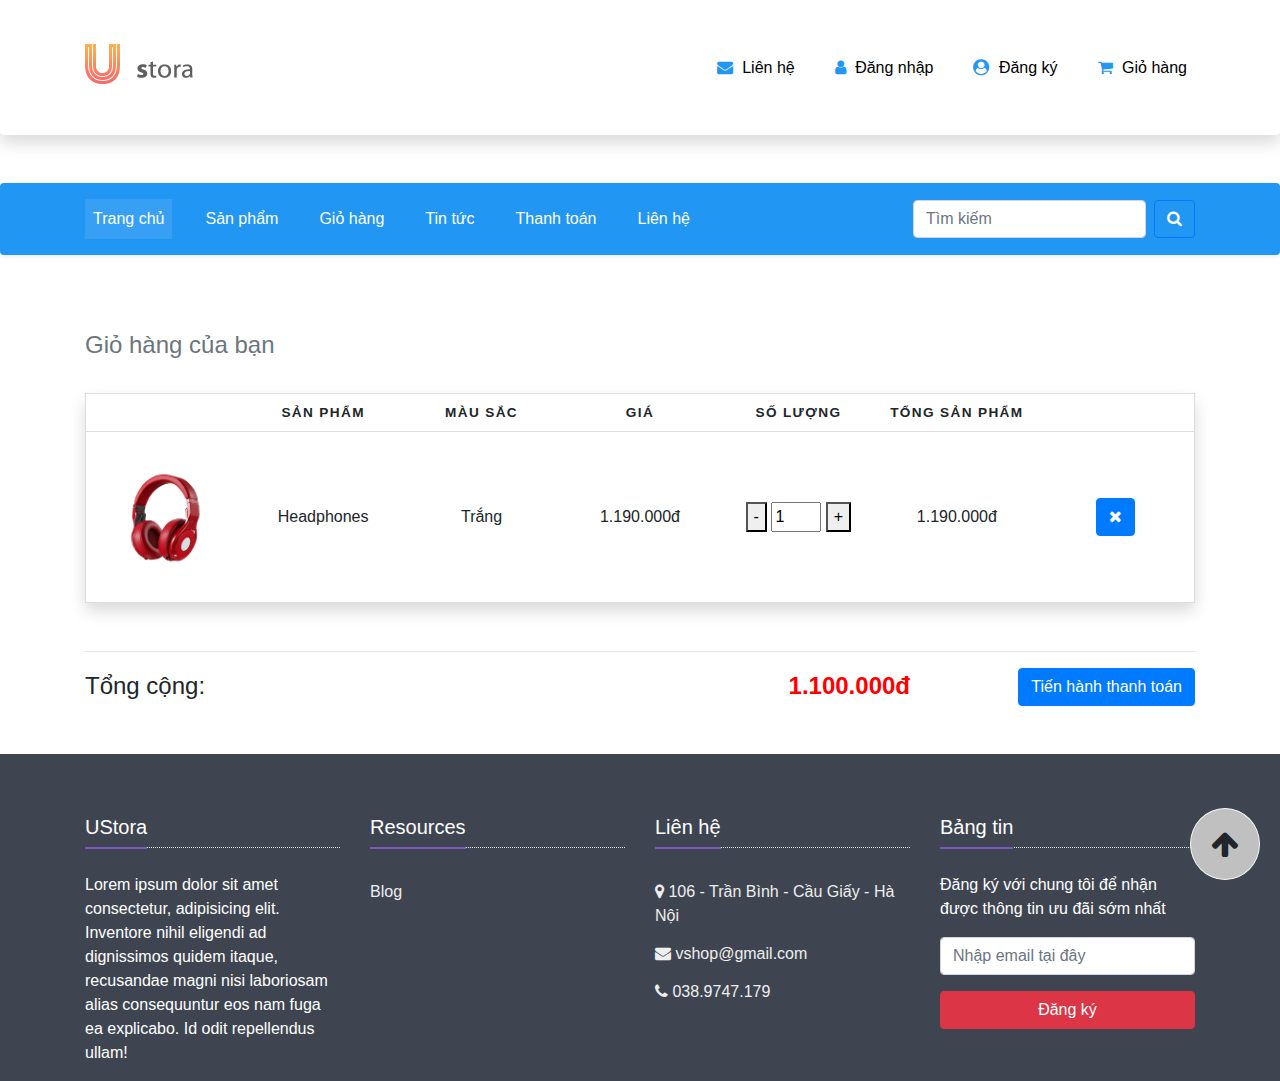
<file: cart.html>
<!doctype html>
<html lang="en">

<head>
    <title>Trang giỏ hàng</title> <!-- Required meta tags -->
    <meta charset="utf-8">
    <meta name="viewport" content="width=device-width, initial-scale=1, shrink-to-fit=no">

    <!-- Font-awesome CSS -->
    <link rel="stylesheet" href="https://maxcdn.bootstrapcdn.com/font-awesome/4.7.0/css/font-awesome.min.css">
    <!-- Bootstrap CSS -->
    <link rel="stylesheet" href="css/bootstrap.min.css">
    <link rel="stylesheet" href="css/cart.css">
    <link href="https://fonts.googleapis.com/css?family=Raleway:100,400&display=swap" rel="stylesheet">
</head>

<body>
    <!-- header -->
    <div class="header">
        <nav class="navbar navbar-expand-lg navbar-light shadow p-3 mb-5 bg-white rounded">
            <div class="container">
                <a class="navbar-brand" href="index.html">
                    <img src="images/logo.png" alt="Logo" class="logo">
                </a>
                <button class="navbar-toggler" type="button" data-toggle="collapse"
                    data-target="#navbarSupportedContent" aria-controls="navbarSupportedContent" aria-expanded="false"
                    aria-label="Toggle navigation">
                    <span class="navbar-toggler-icon"></span>
                </button>

                <div class="collapse navbar-collapse" id="navbarSupportedContent">
                    <ul class="navbar-nav ml-auto">
                        <li class="nav-item">
                            <a class="nav-link" href="contact.html">
                                <span class="fa fa-envelope"></span>
                                <span>Liên hệ</span>
                            </a>
                        </li>
                        <li class="nav-item">
                            <a class="nav-link" href="#">
                                <span class="fa fa-user"></span>
                                <span>Đăng nhập</span>
                            </a>
                        </li>
                        <li class="nav-item">
                            <a class="nav-link" href="#">
                                <span class="fa fa-user-circle"></span>
                                <span>Đăng ký</span>
                            </a>
                        </li>
                        <li class="nav-item">
                            <a class="nav-link" href="cart.html">
                                <span class="fa fa-shopping-cart"></span>
                                <span>Giỏ hàng</span>
                            </a>
                        </li>
                    </ul>
                </div>
            </div>
        </nav>
    </div>

    <!-- end header -->


    <!-- menu -->
    <div class="menu">
        <nav class="navbar navbar-expand-lg navbar-light bg-light shadow-sm p-3 mb-5 bg-white rounded">
            <div class="container">
                <button class="navbar-toggler d-lg-none" type="button" data-toggle="collapse"
                    data-target="#collapsibleNavId" aria-controls="collapsibleNavId" aria-expanded="false"
                    aria-label="Toggle navigation">
                    <span class="navbar-toggler-icon"></span>
                </button>
                <div class="collapse navbar-collapse" id="collapsibleNavId">
                    <ul class="navbar-nav mr-auto mt-2 mt-lg-0">
                        <li class="nav-item active">
                            <a class="nav-link" href="index.html">Trang chủ</a>
                        </li>
                        <li class="nav-item">
                            <a class="nav-link" href="category.html">Sản phẩm</a>
                        </li>
                        <li class="nav-item">
                            <a class="nav-link" href="cart.html">Giỏ hàng</a>
                        </li>
                        <li class="nav-item">
                            <a class="nav-link" href="blog.html">Tin tức</a>
                        </li>
                        <li class="nav-item">
                            <a class="nav-link" href="checkout.html">Thanh toán</a>
                        </li>
                        <li class="nav-item">
                            <a class="nav-link" href="contact.html">Liên hệ</a>
                        </li>
                    </ul>
                    <form class="form-inline my-2 my-lg-0">
                        <input class="form-control mr-sm-2" type="text" placeholder="Tìm kiếm">
                        <button class="btn btn-outline-primary my-2 my-sm-0" type="submit">
                            <i class="fa fa-search" aria-hidden="true"></i>
                        </button>
                    </form>
                </div>
            </div>
        </nav>
    </div>
    <!-- end menu -->

    <!-- content -->
    <div class="content ">
        <div class="container">
            <table class="shadow p-3 mb-5 bg-white rounded">
                <caption>Giỏ hàng của bạn</caption>
                <thead>
                    <tr>
                        <th scope="col"></th>
                        <th scope="col">Sản phẩm</th>
                        <th scope="col">Màu sắc</th>
                        <th scope="col">Giá</th>
                        <th scope="col">Số lượng</th>
                        <th scope="col">Tổng sản phẩm</th>
                        <th scope="col"></th>
                    </tr>
                </thead>
                <tbody>
                    <tr>
                        <td>
                            <img src="images/headphone-1.jpg" alt="">
                        </td>
                        <td data-label="Sản phẩm">Headphones</td>
                        <td data-label="Màu sắc">Trắng</td>
                        <td data-label="Giá">1.190.000đ</td>
                        <td data-label="Số lượng">
                            <div id="field1">
                                <button type="button" id="sub" class="sub">-</button>
                                <input type="number" id="1" value="1" min="1" max="100" />
                                <button type="button" id="add" class="add">+</button>
                            </div>
                        </td>
                        <td data-label="Tổng sản phẩm">1.190.000đ</td>
                        <td><button class="btn btn-primary"><i class="fa fa-times" aria-hidden="true"></i></button></td>
                    </tr>

                </tbody>
            </table>
            <hr>
            <div class="row checkout">
                <div class="col-lg-6 sum text-sm-left">Tổng cộng:</div>
                <div class="col-lg-3 text-sm-left text-lg-right">1.100.000đ</div>
                <div class="col-lg-3 text-lg-right text-sm-left">
                    <a href="" class="btn btn-primary"> Tiến hành thanh toán</a>
                </div>
            </div>
            <!-- end table -->
        </div>

    </div>
    </div>

    <!-- end content -->


    <div class="footer-v1 bg-img mt-5">
        <div class="footer no-margin pt-5">
            <div class="container">
                <div class="row">
                    <div class="col-md-3">
                        <div class="headline">
                            <p>UStora</p>
                        </div>
                        <p class="text-white">Lorem ipsum dolor sit amet consectetur, adipisicing elit. Inventore nihil
                            eligendi ad dignissimos quidem itaque, recusandae magni nisi laboriosam alias consequuntur
                            eos nam fuga ea explicabo. Id odit repellendus ullam!</p>
                    </div>
                    <div class="col-md-3">
                        <div class="headline">
                            <p>Resources</p>
                        </div>
                        <ul class="list-unstyled link-list">
                            <li><a href="#">Blog</a></li>
                        </ul>
                    </div>
                    <div class="col-md-3">
                        <div class="headline">
                            <p>Liên hệ</p>
                        </div>
                        <address>
                            <ul class="list-unstyled link-list">
                                <li>
                                    <a href="#">
                                        <i class="fa fa-map-marker" aria-hidden="true"></i>
                                        <span>106 - Trần Bình - Cầu Giấy - Hà Nội</span>
                                    </a>
                                </li>
                                <li>
                                    <a href="#">
                                        <i class="fa fa-envelope"></i>
                                        <span>vshop@gmail.com</span>
                                    </a>
                                </li>
                                <li>
                                    <a href="#">
                                        <i class="fa fa-phone"></i>
                                        <span>038.9747.179</span>
                                    </a>
                                </li>
                            </ul>
                        </address>
                    </div>
                    <div class="col-md-3">
                        <div class="headline">
                            <p>Bảng tin</p>
                        </div>
                        <p class="text-white">Đăng ký với chung tôi để nhận được thông tin ưu đãi sớm nhất</p>
                        <form action="">
                            <input type="text" class="form-control" placeholder="Nhập email tại đây">
                            <button class="btn btn-danger btn-block my-3">Đăng ký</button>
                        </form>
                    </div>
                </div>
            </div>
        </div>
    </div>



    <div class="back-to-top">
        <i class="fa fa-arrow-up" aria-hidden="true"></i>
    </div>


    <!-- Optional JavaScript -->
    <!-- jQuery first, then Popper.js, then Bootstrap JS -->
    <script src="js/jquery.min.js"></script>
    <script src="js/popper.min.js"></script>
    <script src="js/bootstrap.min.js"></script>
    <script src="js/style.js"></script>
    <script type="text/javascript">
        $('.add').click(function () {
            if ($(this).prev().val() < 100) {
                $(this).prev().val(+$(this).prev().val() + 1);
            }
        });
        $('.sub').click(function () {
            if ($(this).next().val() > 1) {
                if ($(this).next().val() > 1) $(this).next().val(+$(this).next().val() - 1);
            }
        });
    </script>
</body>

</html>
</file>
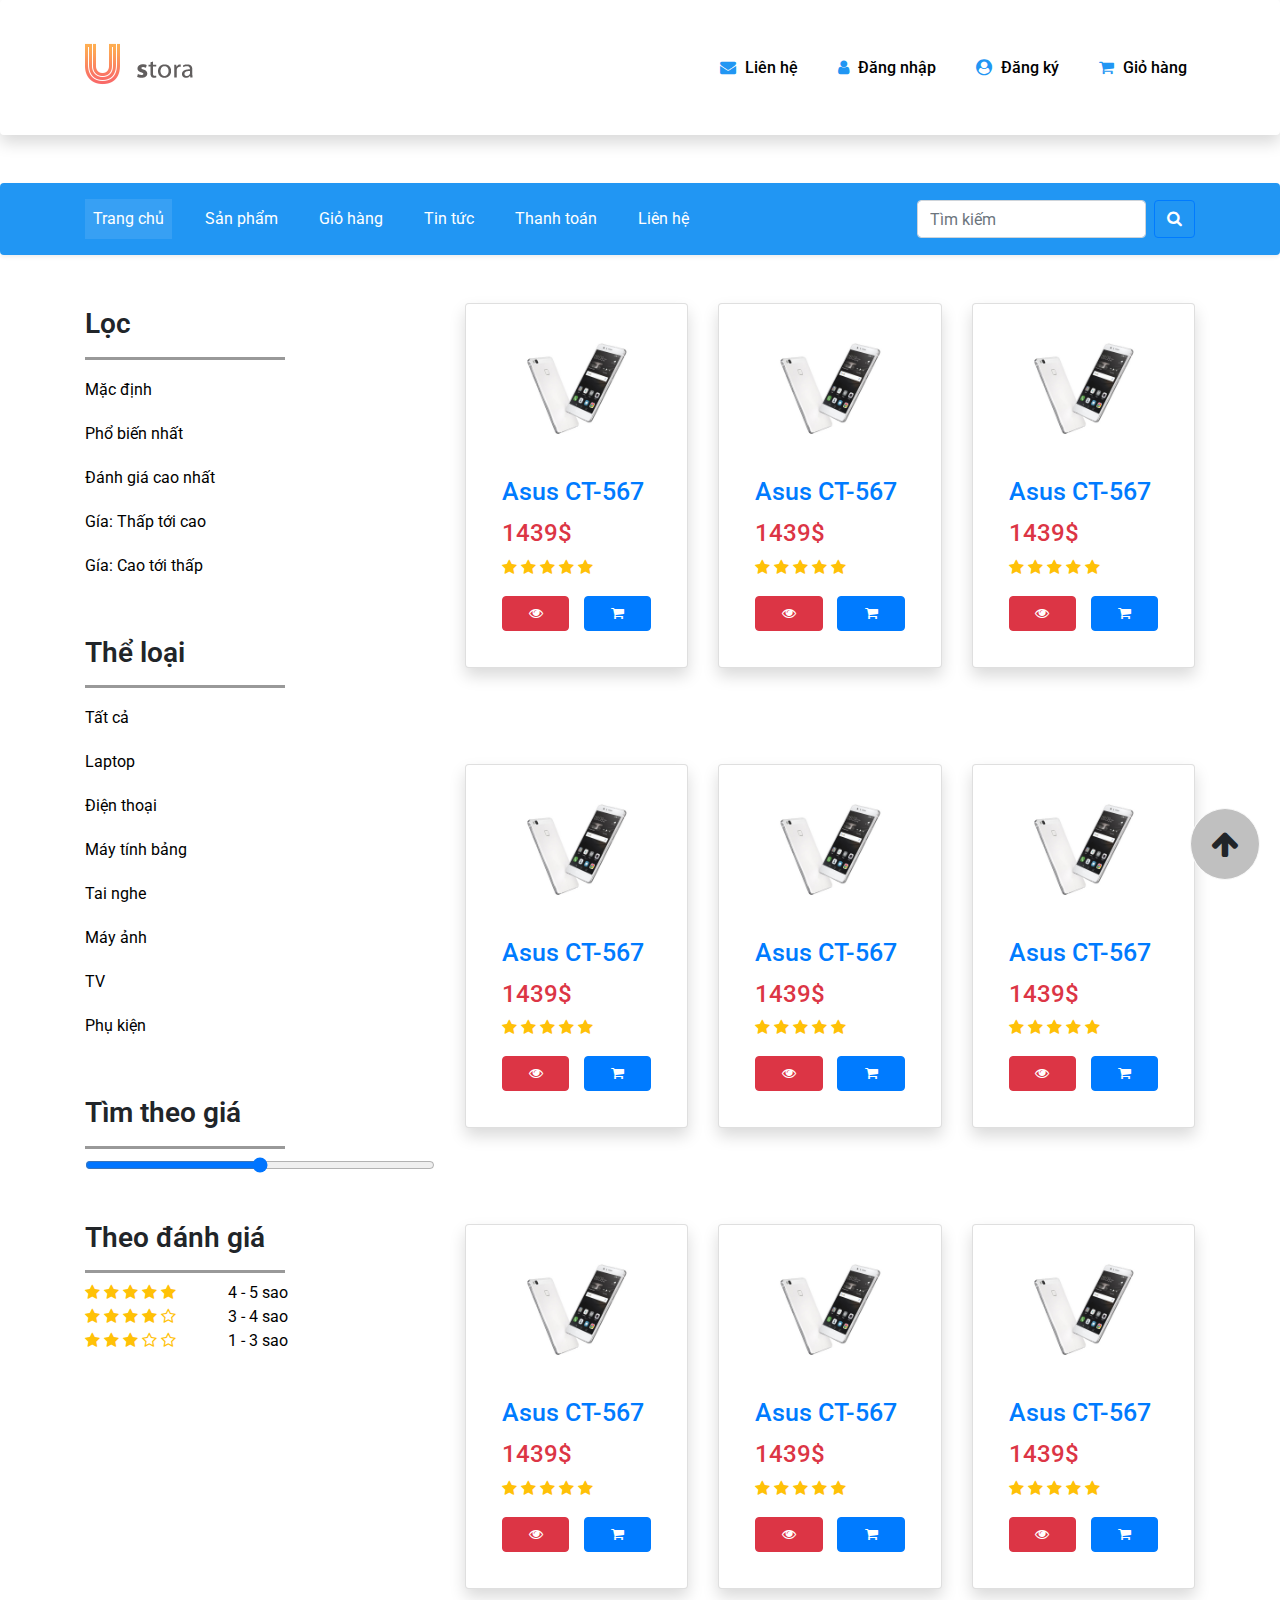
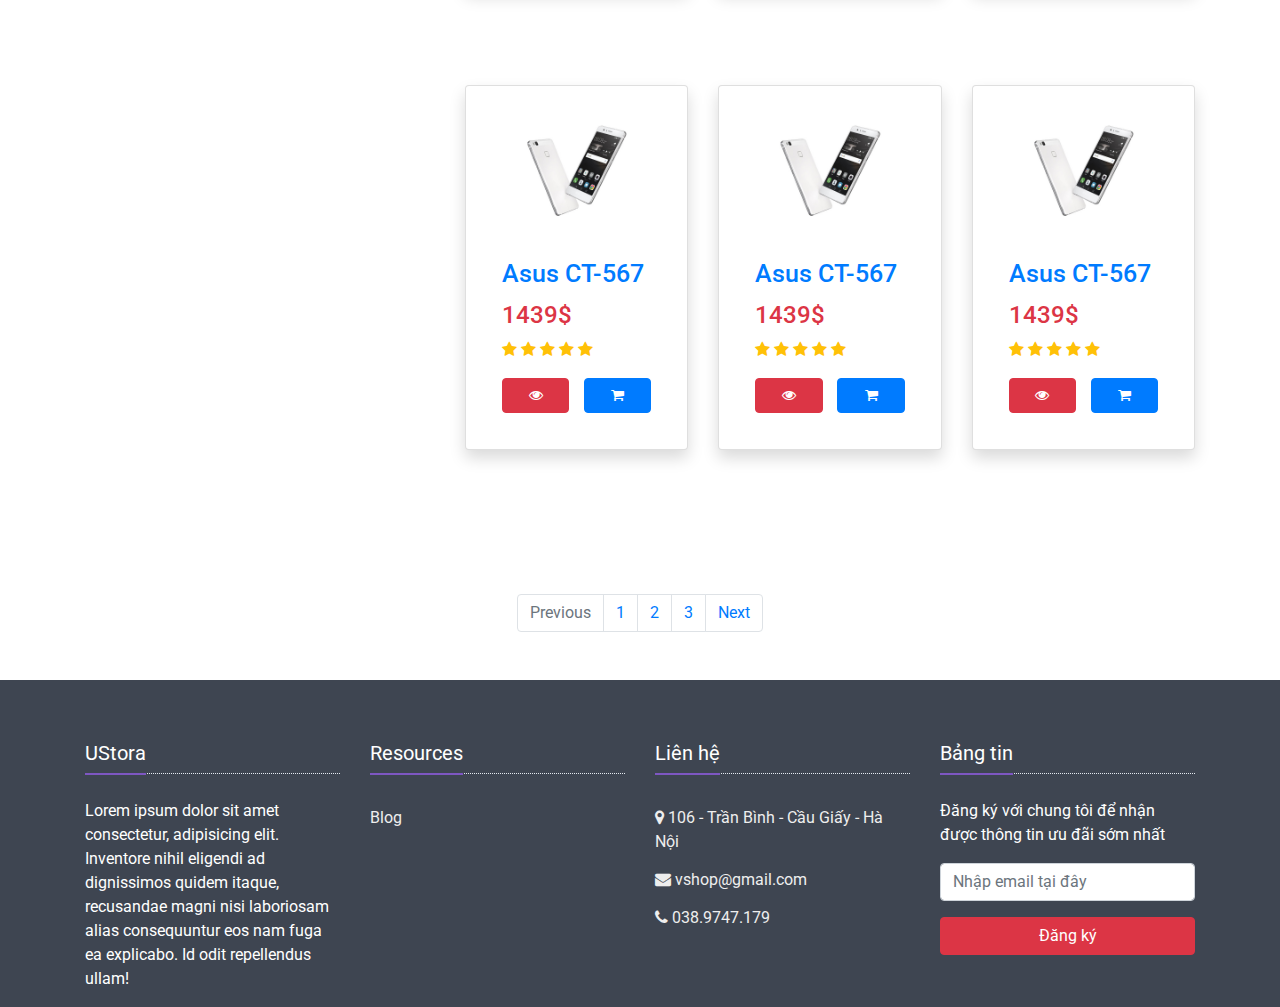
<file: category.html>
<!doctype html>
<html lang="en">

<head>
    <title>Sản phẩm</title> <!-- Required meta tags -->
    <meta charset="utf-8">
    <meta name="viewport" content="width=device-width, initial-scale=1, shrink-to-fit=no">

    <!-- Font-awesome CSS -->
    <link rel="stylesheet" href="https://maxcdn.bootstrapcdn.com/font-awesome/4.7.0/css/font-awesome.min.css">
    <!-- Bootstrap CSS -->
    <link rel="stylesheet" href="css/bootstrap.min.css">
    <link rel="stylesheet" href="css/category.css">
    <link href="https://fonts.googleapis.com/css?family=Raleway:400,700&display=swap" rel="stylesheet">
    <link href="https://fonts.googleapis.com/css?family=Roboto&display=swap" rel="stylesheet">
</head>

<body>
    <!-- header -->
    <div class="header">
        <nav class="navbar navbar-expand-lg navbar-light shadow p-3 mb-5 bg-white rounded">
            <div class="container">
                <a class="navbar-brand" href="index.html">
                    <img src="images/logo.png" alt="Logo" class="logo">
                </a>
                <button class="navbar-toggler" type="button" data-toggle="collapse"
                    data-target="#navbarSupportedContent" aria-controls="navbarSupportedContent" aria-expanded="false"
                    aria-label="Toggle navigation">
                    <span class="navbar-toggler-icon"></span>
                </button>

                <div class="collapse navbar-collapse" id="navbarSupportedContent">
                    <ul class="navbar-nav ml-auto">
                        <li class="nav-item">
                            <a class="nav-link" href="contact.html">
                                <span class="fa fa-envelope"></span>
                                <span>Liên hệ</span>
                            </a>
                        </li>
                        <li class="nav-item">
                            <a class="nav-link" href="#" data-toggle="modal" data-target="#exampleModal">
                                <span class="fa fa-user"></span>
                                <span>Đăng nhập</span>
                            </a>
                        </li>
                        <li class="nav-item">
                            <a class="nav-link" href="#" data-toggle="modal" data-target="#exampleModal1">
                                <span class="fa fa-user-circle"></span>
                                <span>Đăng ký</span>
                            </a>
                        </li>
                        <li class="nav-item">
                            <a class="nav-link" href="cart.html">
                                <span class="fa fa-shopping-cart"></span>
                                <span>Giỏ hàng</span>
                            </a>
                        </li>
                    </ul>
                </div>
            </div>
        </nav>
    </div>

    <!-- end header -->


    <!-- menu -->
    <div class="menu">
        <nav class="navbar navbar-expand-lg navbar-light bg-light shadow-sm p-3 mb-5 bg-white rounded">
            <div class="container">
                <button class="navbar-toggler d-lg-none" type="button" data-toggle="collapse"
                    data-target="#collapsibleNavId" aria-controls="collapsibleNavId" aria-expanded="false"
                    aria-label="Toggle navigation">
                    <span class="navbar-toggler-icon"></span>
                </button>
                <div class="collapse navbar-collapse" id="collapsibleNavId">
                    <ul class="navbar-nav mr-auto mt-2 mt-lg-0">
                        <li class="nav-item active">
                            <a class="nav-link" href="index.html">Trang chủ</a>
                        </li>
                        <li class="nav-item">
                            <a class="nav-link" href="category.html">Sản phẩm</a>
                        </li>
                        <li class="nav-item">
                            <a class="nav-link" href="cart.html">Giỏ hàng</a>
                        </li>
                        <li class="nav-item">
                            <a class="nav-link" href="blog.html">Tin tức</a>
                        </li>
                        <li class="nav-item">
                            <a class="nav-link" href="checkout.html">Thanh toán</a>
                        </li>
                        <li class="nav-item">
                            <a class="nav-link" href="contact.html">Liên hệ</a>
                        </li>
                    </ul>
                    <form class="form-inline my-2 my-lg-0">
                        <input class="form-control mr-sm-2" type="text" placeholder="Tìm kiếm">
                        <button class="btn btn-outline-primary my-2 my-sm-0" type="submit">
                            <i class="fa fa-search" aria-hidden="true"></i>
                        </button>
                    </form>
                </div>
            </div>
        </nav>
    </div>
    <!-- end menu -->

    <!-- content -->
    <div class="content">
        <div class="container">
            <div class="row">
                <div class="col-md-4 mt-1 order mb-5">
                    <h3 class="title pb-3">Lọc</h3>
                    <ul class="list-group list-group-flush">
                        <li class="list-group-item list">
                            <a href="">Mặc định</a>
                        </li>
                        <li class="list-group-item list">
                            <a href="">Phổ biến nhất</a>
                        </li>
                        <li class="list-group-item list">
                            <a href="">Đánh giá cao nhất</a>
                        </li>
                        <li class="list-group-item list">
                            <a href="">Gía: Thấp tới cao</a>
                        </li>
                        <li class="list-group-item list">
                            <a href="">Gía: Cao tới thấp</a>
                        </li>
                    </ul>

                    <h3 class="title pb-3 mt-5">Thể loại</h3>
                    <ul class="list-group list-group-flush">
                        <li class="list-group-item list">
                            <a href="">Tất cả</a>
                        </li>
                        <li class="list-group-item list">
                            <a href="">Laptop</a>
                        </li>
                        <li class="list-group-item list">
                            <a href="">Điện thoại</a>
                        </li>
                        <li class="list-group-item list">
                            <a href="">Máy tính bảng</a>
                        </li>
                        <li class="list-group-item list">
                            <a href="">Tai nghe</a>
                        </li>
                        <li class="list-group-item list">
                            <a href="">Máy ảnh</a>
                        </li>
                        <li class="list-group-item list">
                            <a href="">TV</a>
                        </li>
                        <li class="list-group-item list">
                            <a href="">Phụ kiện</a>
                        </li>
                    </ul>


                    <h3 class="title pb-3 mt-5">Tìm theo giá</h3>
                    <form>
                        <div class="form-group">
                            <input type="range" class="form-control-range" id="formControlRange">
                        </div>
                    </form>

                    <h3 class="title pb-3 mt-5">Theo đánh giá</h3>
                    <div class="text-warning">
                        <i class="fa fa-star" aria-hidden="true"></i>
                        <i class="fa fa-star" aria-hidden="true"></i>
                        <i class="fa fa-star" aria-hidden="true"></i>
                        <i class="fa fa-star" aria-hidden="true"></i>
                        <i class="fa fa-star" aria-hidden="true"></i>
                        <a href="" class="pl-5">4 - 5 sao</a>
                    </div>
                    <div class="text-warning">
                        <i class="fa fa-star" aria-hidden="true"></i>
                        <i class="fa fa-star" aria-hidden="true"></i>
                        <i class="fa fa-star" aria-hidden="true"></i>
                        <i class="fa fa-star" aria-hidden="true"></i>
                        <i class="fa fa-star-o" aria-hidden="true"></i>
                        <a href="" class="pl-5 ">3 - 4 sao</a>
                    </div>
                    <div class="text-warning">
                        <i class="fa fa-star" aria-hidden="true"></i>
                        <i class="fa fa-star" aria-hidden="true"></i>
                        <i class="fa fa-star" aria-hidden="true"></i>
                        <i class="fa fa-star-o" aria-hidden="true"></i>
                        <i class="fa fa-star-o" aria-hidden="true"></i>
                        <a href="" class="pl-5 ">1 - 3 sao</a>
                    </div>
                </div>

                <div class="col-md-8">
                    <div class="row product-news">
                        <!-- PRODUCT -->
                        <div class="col-md-6 col-sm-6 col-12 col-lg-4  mb-5 ">
                            <div class="card shadow p-3 mb-5 bg-white rounded">
                                <a href="product.html">
                                    <img src="images/asus.jpg" alt="Product-1" class="p-3 img-fluid">
                                </a>
                                <h class="card-body">
                                    <a href="product.html" class="text-decoration-none">
                                        <h3 class="card-title">Asus CT-567</h3>
                                    </a>
                                    <h4 class="card-text text-danger">1439$
                                    </h4>
                                    <div class="text-warning">
                                        <i class="fa fa-star" aria-hidden="true"></i>
                                        <i class="fa fa-star" aria-hidden="true"></i>
                                        <i class="fa fa-star" aria-hidden="true"></i>
                                        <i class="fa fa-star" aria-hidden="true"></i>
                                        <i class="fa fa-star" aria-hidden="true"></i>
                                    </div>
                                    <div class="_2button mt-3">
                                        <a href="product.html" class="btn btn-danger pull-left">
                                            <i class="fa fa-eye" aria-hidden="true"></i>
                                        </a>
                                        <a href="cart.html" class="btn btn-primary pull-right">
                                            <i class="fa fa-shopping-cart" aria-hidden="true"></i>
                                        </a>
                                    </div>
                            </div>
                        </div>
                        <!-- END PRODUCT -->
                        <!-- PRODUCT -->
                        <div class="col-md-6 col-sm-6 col-12 col-lg-4  mb-5 ">
                            <div class="card shadow p-3 mb-5 bg-white rounded">
                                <a href="product.html">
                                    <img src="images/asus.jpg" alt="Product-1" class="p-3 img-fluid">
                                </a>
                                <h class="card-body">
                                    <a href="product.html" class="text-decoration-none">
                                        <h3 class="card-title">Asus CT-567</h3>
                                    </a>
                                    <h4 class="card-text text-danger">1439$
                                    </h4>
                                    <div class="text-warning">
                                        <i class="fa fa-star" aria-hidden="true"></i>
                                        <i class="fa fa-star" aria-hidden="true"></i>
                                        <i class="fa fa-star" aria-hidden="true"></i>
                                        <i class="fa fa-star" aria-hidden="true"></i>
                                        <i class="fa fa-star" aria-hidden="true"></i>
                                    </div>
                                    <div class="_2button mt-3">
                                        <a href="product.html" class="btn btn-danger pull-left">
                                            <i class="fa fa-eye" aria-hidden="true"></i>
                                        </a>
                                        <a href="cart.html" class="btn btn-primary pull-right">
                                            <i class="fa fa-shopping-cart" aria-hidden="true"></i>
                                        </a>
                                    </div>
                            </div>
                        </div>
                        <!-- END PRODUCT -->

                        <!-- PRODUCT -->
                        <div class="col-md-6 col-sm-6 col-12 col-lg-4  mb-5 ">
                            <div class="card shadow p-3 mb-5 bg-white rounded">
                                <a href="product.html">
                                    <img src="images/asus.jpg" alt="Product-1" class="p-3 img-fluid">
                                </a>
                                <h class="card-body">
                                    <a href="product.html" class="text-decoration-none">
                                        <h3 class="card-title">Asus CT-567</h3>
                                    </a>
                                    <h4 class="card-text text-danger">1439$
                                    </h4>
                                    <div class="text-warning">
                                        <i class="fa fa-star" aria-hidden="true"></i>
                                        <i class="fa fa-star" aria-hidden="true"></i>
                                        <i class="fa fa-star" aria-hidden="true"></i>
                                        <i class="fa fa-star" aria-hidden="true"></i>
                                        <i class="fa fa-star" aria-hidden="true"></i>
                                    </div>
                                    <div class="_2button mt-3">
                                        <a href="product.html" class="btn btn-danger pull-left">
                                            <i class="fa fa-eye" aria-hidden="true"></i>
                                        </a>
                                        <a href="cart.html" class="btn btn-primary pull-right">
                                            <i class="fa fa-shopping-cart" aria-hidden="true"></i>
                                        </a>
                                    </div>
                            </div>
                        </div>
                        <!-- END PRODUCT -->

                        <!-- PRODUCT -->
                        <div class="col-md-6 col-sm-6 col-12 col-lg-4  mb-5 ">
                            <div class="card shadow p-3 mb-5 bg-white rounded">
                                <a href="product.html">
                                    <img src="images/asus.jpg" alt="Product-1" class="p-3 img-fluid">
                                </a>
                                <h class="card-body">
                                    <a href="product.html" class="text-decoration-none">
                                        <h3 class="card-title">Asus CT-567</h3>
                                    </a>
                                    <h4 class="card-text text-danger">1439$
                                    </h4>
                                    <div class="text-warning">
                                        <i class="fa fa-star" aria-hidden="true"></i>
                                        <i class="fa fa-star" aria-hidden="true"></i>
                                        <i class="fa fa-star" aria-hidden="true"></i>
                                        <i class="fa fa-star" aria-hidden="true"></i>
                                        <i class="fa fa-star" aria-hidden="true"></i>
                                    </div>
                                    <div class="_2button mt-3">
                                        <a href="product.html" class="btn btn-danger pull-left">
                                            <i class="fa fa-eye" aria-hidden="true"></i>
                                        </a>
                                        <a href="cart.html" class="btn btn-primary pull-right">
                                            <i class="fa fa-shopping-cart" aria-hidden="true"></i>
                                        </a>
                                    </div>
                            </div>
                        </div>
                        <!-- END PRODUCT -->

                        <!-- PRODUCT -->
                        <div class="col-md-6 col-sm-6 col-12 col-lg-4  mb-5 ">
                            <div class="card shadow p-3 mb-5 bg-white rounded">
                                <a href="product.html">
                                    <img src="images/asus.jpg" alt="Product-1" class="p-3 img-fluid">
                                </a>
                                <h class="card-body">
                                    <a href="product.html" class="text-decoration-none">
                                        <h3 class="card-title">Asus CT-567</h3>
                                    </a>
                                    <h4 class="card-text text-danger">1439$
                                    </h4>
                                    <div class="text-warning">
                                        <i class="fa fa-star" aria-hidden="true"></i>
                                        <i class="fa fa-star" aria-hidden="true"></i>
                                        <i class="fa fa-star" aria-hidden="true"></i>
                                        <i class="fa fa-star" aria-hidden="true"></i>
                                        <i class="fa fa-star" aria-hidden="true"></i>
                                    </div>
                                    <div class="_2button mt-3">
                                        <a href="product.html" class="btn btn-danger pull-left">
                                            <i class="fa fa-eye" aria-hidden="true"></i>
                                        </a>
                                        <a href="cart.html" class="btn btn-primary pull-right">
                                            <i class="fa fa-shopping-cart" aria-hidden="true"></i>
                                        </a>
                                    </div>
                            </div>
                        </div>
                        <!-- END PRODUCT -->

                        <!-- PRODUCT -->
                        <div class="col-md-6 col-sm-6 col-12 col-lg-4  mb-5 ">
                            <div class="card shadow p-3 mb-5 bg-white rounded">
                                <a href="product.html">
                                    <img src="images/asus.jpg" alt="Product-1" class="p-3 img-fluid">
                                </a>
                                <h class="card-body">
                                    <a href="product.html" class="text-decoration-none">
                                        <h3 class="card-title">Asus CT-567</h3>
                                    </a>
                                    <h4 class="card-text text-danger">1439$
                                    </h4>
                                    <div class="text-warning">
                                        <i class="fa fa-star" aria-hidden="true"></i>
                                        <i class="fa fa-star" aria-hidden="true"></i>
                                        <i class="fa fa-star" aria-hidden="true"></i>
                                        <i class="fa fa-star" aria-hidden="true"></i>
                                        <i class="fa fa-star" aria-hidden="true"></i>
                                    </div>
                                    <div class="_2button mt-3">
                                        <a href="product.html" class="btn btn-danger pull-left">
                                            <i class="fa fa-eye" aria-hidden="true"></i>
                                        </a>
                                        <a href="cart.html" class="btn btn-primary pull-right">
                                            <i class="fa fa-shopping-cart" aria-hidden="true"></i>
                                        </a>
                                    </div>
                            </div>
                        </div>
                        <!-- END PRODUCT -->

                        <!-- PRODUCT -->
                        <div class="col-md-6 col-sm-6 col-12 col-lg-4  mb-5 ">
                            <div class="card shadow p-3 mb-5 bg-white rounded">
                                <a href="product.html">
                                    <img src="images/asus.jpg" alt="Product-1" class="p-3 img-fluid">
                                </a>
                                <h class="card-body">
                                    <a href="product.html" class="text-decoration-none">
                                        <h3 class="card-title">Asus CT-567</h3>
                                    </a>
                                    <h4 class="card-text text-danger">1439$
                                    </h4>
                                    <div class="text-warning">
                                        <i class="fa fa-star" aria-hidden="true"></i>
                                        <i class="fa fa-star" aria-hidden="true"></i>
                                        <i class="fa fa-star" aria-hidden="true"></i>
                                        <i class="fa fa-star" aria-hidden="true"></i>
                                        <i class="fa fa-star" aria-hidden="true"></i>
                                    </div>
                                    <div class="_2button mt-3">
                                        <a href="product.html" class="btn btn-danger pull-left">
                                            <i class="fa fa-eye" aria-hidden="true"></i>
                                        </a>
                                        <a href="cart.html" class="btn btn-primary pull-right">
                                            <i class="fa fa-shopping-cart" aria-hidden="true"></i>
                                        </a>
                                    </div>
                            </div>
                        </div>
                        <!-- END PRODUCT -->

                        <!-- PRODUCT -->
                        <div class="col-md-6 col-sm-6 col-12 col-lg-4  mb-5 ">
                            <div class="card shadow p-3 mb-5 bg-white rounded">
                                <a href="product.html">
                                    <img src="images/asus.jpg" alt="Product-1" class="p-3 img-fluid">
                                </a>
                                <h class="card-body">
                                    <a href="product.html" class="text-decoration-none">
                                        <h3 class="card-title">Asus CT-567</h3>
                                    </a>
                                    <h4 class="card-text text-danger">1439$
                                    </h4>
                                    <div class="text-warning">
                                        <i class="fa fa-star" aria-hidden="true"></i>
                                        <i class="fa fa-star" aria-hidden="true"></i>
                                        <i class="fa fa-star" aria-hidden="true"></i>
                                        <i class="fa fa-star" aria-hidden="true"></i>
                                        <i class="fa fa-star" aria-hidden="true"></i>
                                    </div>
                                    <div class="_2button mt-3">
                                        <a href="product.html" class="btn btn-danger pull-left">
                                            <i class="fa fa-eye" aria-hidden="true"></i>
                                        </a>
                                        <a href="cart.html" class="btn btn-primary pull-right">
                                            <i class="fa fa-shopping-cart" aria-hidden="true"></i>
                                        </a>
                                    </div>
                            </div>
                        </div>
                        <!-- END PRODUCT -->

                        <!-- PRODUCT -->
                        <div class="col-md-6 col-sm-6 col-12 col-lg-4  mb-5 ">
                            <div class="card shadow p-3 mb-5 bg-white rounded">
                                <a href="product.html">
                                    <img src="images/asus.jpg" alt="Product-1" class="p-3 img-fluid">
                                </a>
                                <h class="card-body">
                                    <a href="product.html" class="text-decoration-none">
                                        <h3 class="card-title">Asus CT-567</h3>
                                    </a>
                                    <h4 class="card-text text-danger">1439$
                                    </h4>
                                    <div class="text-warning">
                                        <i class="fa fa-star" aria-hidden="true"></i>
                                        <i class="fa fa-star" aria-hidden="true"></i>
                                        <i class="fa fa-star" aria-hidden="true"></i>
                                        <i class="fa fa-star" aria-hidden="true"></i>
                                        <i class="fa fa-star" aria-hidden="true"></i>
                                    </div>
                                    <div class="_2button mt-3">
                                        <a href="product.html" class="btn btn-danger pull-left">
                                            <i class="fa fa-eye" aria-hidden="true"></i>
                                        </a>
                                        <a href="cart.html" class="btn btn-primary pull-right">
                                            <i class="fa fa-shopping-cart" aria-hidden="true"></i>
                                        </a>
                                    </div>
                            </div>
                        </div>
                        <!-- END PRODUCT -->

                        <!-- PRODUCT -->
                        <div class="col-md-6 col-sm-6 col-12 col-lg-4  mb-5 ">
                            <div class="card shadow p-3 mb-5 bg-white rounded">
                                <a href="product.html">
                                    <img src="images/asus.jpg" alt="Product-1" class="p-3 img-fluid">
                                </a>
                                <h class="card-body">
                                    <a href="product.html" class="text-decoration-none">
                                        <h3 class="card-title">Asus CT-567</h3>
                                    </a>
                                    <h4 class="card-text text-danger">1439$
                                    </h4>
                                    <div class="text-warning">
                                        <i class="fa fa-star" aria-hidden="true"></i>
                                        <i class="fa fa-star" aria-hidden="true"></i>
                                        <i class="fa fa-star" aria-hidden="true"></i>
                                        <i class="fa fa-star" aria-hidden="true"></i>
                                        <i class="fa fa-star" aria-hidden="true"></i>
                                    </div>
                                    <div class="_2button mt-3">
                                        <a href="product.html" class="btn btn-danger pull-left">
                                            <i class="fa fa-eye" aria-hidden="true"></i>
                                        </a>
                                        <a href="cart.html" class="btn btn-primary pull-right">
                                            <i class="fa fa-shopping-cart" aria-hidden="true"></i>
                                        </a>
                                    </div>
                            </div>
                        </div>
                        <!-- END PRODUCT -->

                        <!-- PRODUCT -->
                        <div class="col-md-6 col-sm-6 col-12 col-lg-4  mb-5 ">
                            <div class="card shadow p-3 mb-5 bg-white rounded">
                                <a href="product.html">
                                    <img src="images/asus.jpg" alt="Product-1" class="p-3 img-fluid">
                                </a>
                                <h class="card-body">
                                    <a href="product.html" class="text-decoration-none">
                                        <h3 class="card-title">Asus CT-567</h3>
                                    </a>
                                    <h4 class="card-text text-danger">1439$
                                    </h4>
                                    <div class="text-warning">
                                        <i class="fa fa-star" aria-hidden="true"></i>
                                        <i class="fa fa-star" aria-hidden="true"></i>
                                        <i class="fa fa-star" aria-hidden="true"></i>
                                        <i class="fa fa-star" aria-hidden="true"></i>
                                        <i class="fa fa-star" aria-hidden="true"></i>
                                    </div>
                                    <div class="_2button mt-3">
                                        <a href="product.html" class="btn btn-danger pull-left">
                                            <i class="fa fa-eye" aria-hidden="true"></i>
                                        </a>
                                        <a href="cart.html" class="btn btn-primary pull-right">
                                            <i class="fa fa-shopping-cart" aria-hidden="true"></i>
                                        </a>
                                    </div>
                            </div>
                        </div>
                        <!-- END PRODUCT -->



                        <!-- PRODUCT -->
                        <div class="col-md-6 col-sm-6 col-12 col-lg-4  mb-5 ">
                            <div class="card shadow p-3 mb-5 bg-white rounded">
                                <a href="product.html">
                                    <img src="images/asus.jpg" alt="Product-1" class="p-3 img-fluid">
                                </a>
                                <h class="card-body">
                                    <a href="product.html" class="text-decoration-none">
                                        <h3 class="card-title">Asus CT-567</h3>
                                    </a>
                                    <h4 class="card-text text-danger">1439$
                                    </h4>
                                    <div class="text-warning">
                                        <i class="fa fa-star" aria-hidden="true"></i>
                                        <i class="fa fa-star" aria-hidden="true"></i>
                                        <i class="fa fa-star" aria-hidden="true"></i>
                                        <i class="fa fa-star" aria-hidden="true"></i>
                                        <i class="fa fa-star" aria-hidden="true"></i>
                                    </div>
                                    <div class="_2button mt-3">
                                        <a href="product.html" class="btn btn-danger pull-left">
                                            <i class="fa fa-eye" aria-hidden="true"></i>
                                        </a>
                                        <a href="cart.html" class="btn btn-primary pull-right">
                                            <i class="fa fa-shopping-cart" aria-hidden="true"></i>
                                        </a>
                                    </div>
                            </div>
                        </div>
                        <!-- END PRODUCT -->

                    </div>
                </div>
                
            </div>
        </div>



            <!-- pagiation -->
            <div class="pagi mt-5">
                <nav aria-label="Page navigation example">
                    <ul class="pagination justify-content-center">
                        <li class="page-item disabled">
                            <a class="page-link" href="#" tabindex="-1" aria-disabled="true">Previous</a>
                        </li>
                        <li class="page-item"><a class="page-link" href="#">1</a></li>
                        <li class="page-item"><a class="page-link" href="#">2</a></li>
                        <li class="page-item"><a class="page-link" href="#">3</a></li>
                        <li class="page-item">
                            <a class="page-link" href="#">Next</a>
                        </li>
                    </ul>
                </nav>
            </div>

            <!-- end pagi -->

            <div class="footer-v1 bg-img mt-5">
                <div class="footer no-margin pt-5">
                    <div class="container">
                        <div class="row">
                            <div class="col-md-3">
                                <div class="headline">
                                    <p>UStora</p>
                                </div>
                                <p class="text-white">Lorem ipsum dolor sit amet consectetur, adipisicing elit. Inventore nihil
                                    eligendi ad dignissimos quidem itaque, recusandae magni nisi laboriosam alias consequuntur
                                    eos nam fuga ea explicabo. Id odit repellendus ullam!</p>
                            </div>
                            <div class="col-md-3">
                                <div class="headline">
                                    <p>Resources</p>
                                </div>
                                <ul class="list-unstyled link-list">
                                    <li><a href="#">Blog</a></li>
                                </ul>
                            </div>
                            <div class="col-md-3">
                                <div class="headline">
                                    <p>Liên hệ</p>
                                </div>
                                <address>
                                    <ul class="list-unstyled link-list">
                                        <li>
                                            <a href="#">
                                                <i class="fa fa-map-marker" aria-hidden="true"></i>
                                                <span>106 - Trần Bình - Cầu Giấy - Hà Nội</span>
                                            </a>
                                        </li>
                                        <li>
                                            <a href="#">
                                                <i class="fa fa-envelope"></i>
                                                <span>vshop@gmail.com</span>
                                            </a>
                                        </li>
                                        <li>
                                            <a href="#">
                                                <i class="fa fa-phone"></i>
                                                <span>038.9747.179</span>
                                            </a>
                                        </li>
                                    </ul>
                                </address>
                            </div>
                            <div class="col-md-3">
                                <div class="headline">
                                    <p>Bảng tin</p>
                                </div>
                                <p class="text-white">Đăng ký với chung tôi để nhận được thông tin ưu đãi sớm nhất</p>
                                <form action="">
                                    <input type="text" class="form-control" placeholder="Nhập email tại đây">
                                    <button class="btn btn-danger btn-block my-3">Đăng ký</button>
                                </form>
                            </div>
                        </div>
                    </div>
                </div>
            </div>



            



            <div class="back-to-top">
                <i class="fa fa-arrow-up" aria-hidden="true"></i>
            </div>


            <!-- modal-sign-up -->
            <!-- Modal -->
            <div class="modal fade" id="exampleModal" tabindex="-1" role="dialog" aria-labelledby="exampleModalLabel"
                aria-hidden="true">
                <div class="modal-dialog" role="document">
                    <div class="modal-content">
                        <div class="modal-header">
                            <h5 class="modal-title" id="exampleModalLabel">Đăng nhập vào hệ thống</h5>
                            <button type="button" class="close" data-dismiss="modal" aria-label="Close">
                                <span aria-hidden="true">&times;</span>
                            </button>
                        </div>
                        <div class="modal-body">
                            <input type="text" placeholder="Email/Số điện thoại/Tên đăng nhập" class="form-control">
                            <input type="password" placeholder="Mật khẩu" class="form-control mt-3"> </div>
                        <div class="rpass mt-2 p-3 text-right">
                            <a href="">Quên mật khẩu</a>
                        </div>
                        <div class="modal-footer">
                            <button type="button" class="btn btn-secondary" data-dismiss="modal">Quay về</button>
                            <button type="button" class="btn btn-primary">Đăng nhập</button>
                        </div>
                        <div class="modal-signup text-center border-top pt-3">
                            <p>Nếu chưa có tài khoản, bạn có thể <a href="">Đăng ký</a></p>
                        </div>
                    </div>
                </div>
            </div>


            <div class="modal fade" id="exampleModal1" tabindex="-1" role="dialog" aria-labelledby="exampleModalLabel"
                aria-hidden="true">
                <div class="modal-dialog" role="document">
                    <div class="modal-content">
                        <div class="modal-header">
                            <h5 class="modal-title" id="exampleModalLabel">Đăng ký sử dụng hệ thống</h5>
                            <button type="button" class="close" data-dismiss="modal" aria-label="Close">
                                <span aria-hidden="true">&times;</span>
                            </button>
                        </div>
                        <div class="modal-body">
                            <input type="text" placeholder="Email/Số điện thoại/Tên đăng nhập" class="form-control">
                            <input type="password" placeholder="Mật khẩu" class="form-control mt-3">
                        </div>
                        <div class="modal-footer">
                            <button type="button" class="btn btn-secondary" data-dismiss="modal">Quay về</button>
                            <button type="button" class="btn btn-primary">Đăng ký</button>
                        </div>
                        <div class="modal-signup text-center border-top pt-3 p-3">
                            <p>Bằng việc đăng ký, bạn đã đồng ý với Ustora về <a href="">Điều khoản dịch vụ</a> và <a
                                    href="">Chính sách bảo mật</a></p>
                        </div>
                    </div>
                </div>
            </div>

            <!-- end modal -->



            <!-- Optional JavaScript -->
            <!-- jQuery first, then Popper.js, then Bootstrap JS -->
            <script src="js/jquery.min.js"></script>
            <script src="js/popper.min.js"></script>
            <script src="js/bootstrap.min.js"></script>
            <script src="js/style.js"></script>
</body>

</html>
</file>
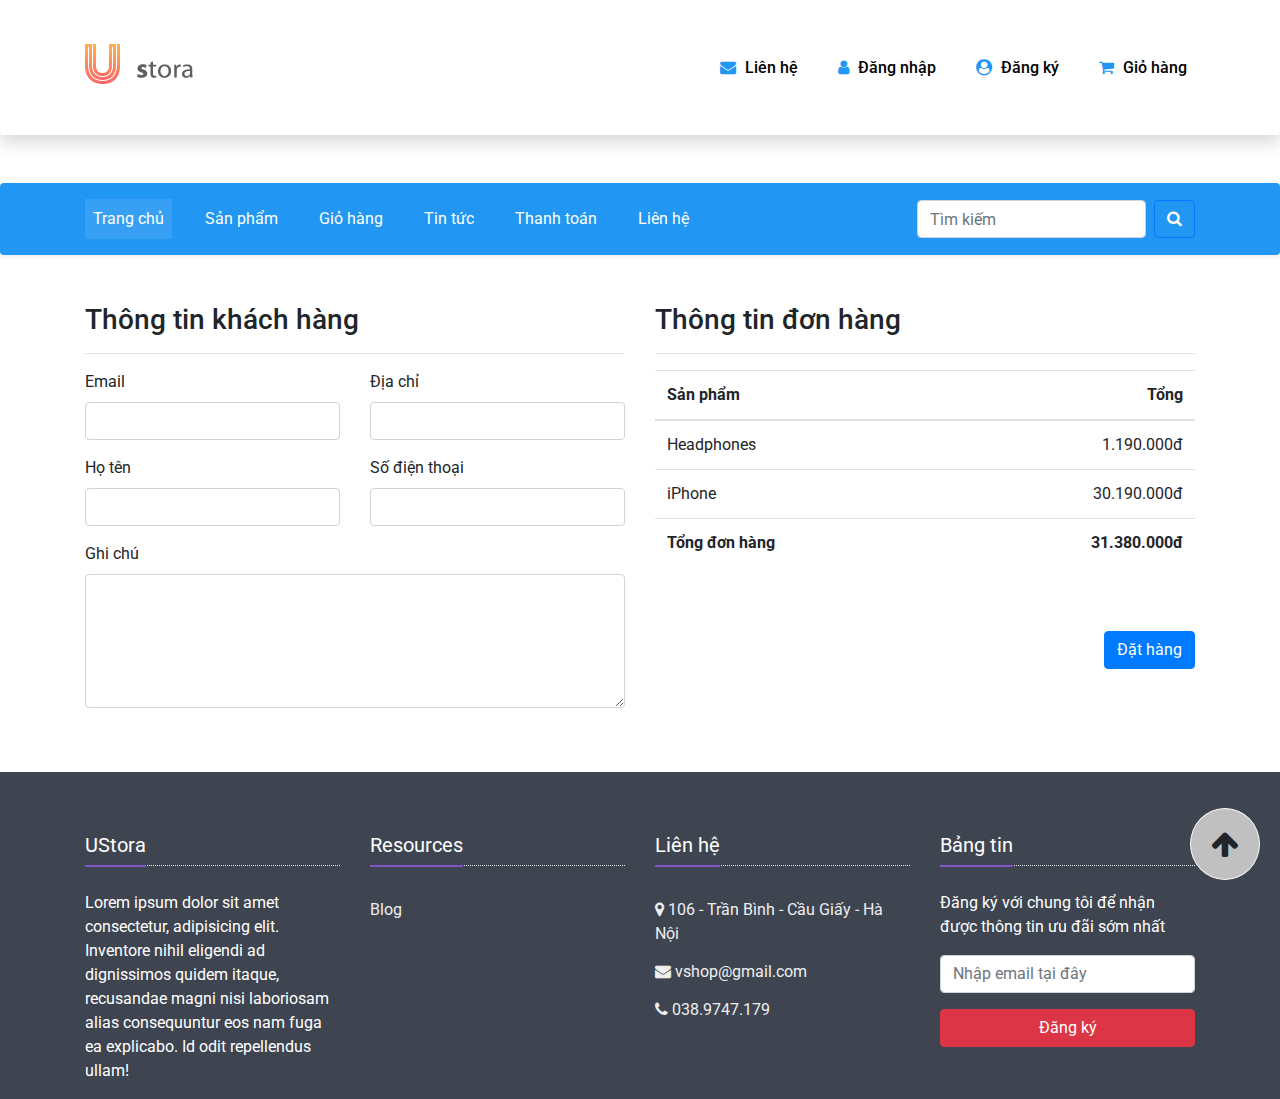
<file: checkout.html>
<!doctype html>
<html lang="en">

<head>
    <title>Trang chủ</title> <!-- Required meta tags -->
    <meta charset="utf-8">
    <meta name="viewport" content="width=device-width, initial-scale=1, shrink-to-fit=no">

    <!-- Font-awesome CSS -->
    <link rel="stylesheet" href="https://maxcdn.bootstrapcdn.com/font-awesome/4.7.0/css/font-awesome.min.css">
    <!-- Bootstrap CSS -->
    <link rel="stylesheet" href="css/bootstrap.min.css">
    <link rel="stylesheet" href="css/style.css">
    <link href="https://fonts.googleapis.com/css?family=Raleway:400,700&display=swap" rel="stylesheet">
    <link href="https://fonts.googleapis.com/css?family=Roboto&display=swap" rel="stylesheet">
</head>

<body>
    <!-- header -->
    <div class="header">
        <nav class="navbar navbar-expand-lg navbar-light shadow p-3 mb-5 bg-white rounded">
            <div class="container">
                <a class="navbar-brand" href="index.html">
                    <img src="images/logo.png" alt="Logo" class="logo">
                </a>
                <button class="navbar-toggler" type="button" data-toggle="collapse"
                    data-target="#navbarSupportedContent" aria-controls="navbarSupportedContent" aria-expanded="false"
                    aria-label="Toggle navigation">
                    <span class="navbar-toggler-icon"></span>
                </button>

                <div class="collapse navbar-collapse" id="navbarSupportedContent">
                    <ul class="navbar-nav ml-auto">
                        <li class="nav-item">
                            <a class="nav-link" href="contact.html">
                                <span class="fa fa-envelope"></span>
                                <span>Liên hệ</span>
                            </a>
                        </li>
                        <li class="nav-item">
                            <a class="nav-link" href="#" data-toggle="modal" data-target="#exampleModal">
                                <span class="fa fa-user"></span>
                                <span>Đăng nhập</span>
                            </a>
                        </li>
                        <li class="nav-item">
                            <a class="nav-link" href="#" data-toggle="modal" data-target="#exampleModal1">
                                <span class="fa fa-user-circle"></span>
                                <span>Đăng ký</span>
                            </a>
                        </li>
                        <li class="nav-item">
                            <a class="nav-link" href="cart.html">
                                <span class="fa fa-shopping-cart"></span>
                                <span>Giỏ hàng</span>
                            </a>
                        </li>
                    </ul>
                </div>
            </div>
        </nav>
    </div>

    <!-- end header -->


    <!-- menu -->
    <div class="menu">
        <nav class="navbar navbar-expand-lg navbar-light bg-light shadow-sm p-3 mb-5 bg-white rounded">
            <div class="container">
                <button class="navbar-toggler d-lg-none" type="button" data-toggle="collapse"
                    data-target="#collapsibleNavId" aria-controls="collapsibleNavId" aria-expanded="false"
                    aria-label="Toggle navigation">
                    <span class="navbar-toggler-icon"></span>
                </button>
                <div class="collapse navbar-collapse" id="collapsibleNavId">
                    <ul class="navbar-nav mr-auto mt-2 mt-lg-0">
                        <li class="nav-item active">
                            <a class="nav-link" href="index.html">Trang chủ</a>
                        </li>
                        <li class="nav-item">
                            <a class="nav-link" href="category.html">Sản phẩm</a>
                        </li>
                        <li class="nav-item">
                            <a class="nav-link" href="cart.html">Giỏ hàng</a>
                        </li>
                        <li class="nav-item">
                            <a class="nav-link" href="blog.html">Tin tức</a>
                        </li>
                        <li class="nav-item">
                            <a class="nav-link" href="checkout.html">Thanh toán</a>
                        </li>
                        <li class="nav-item">
                            <a class="nav-link" href="contact.html">Liên hệ</a>
                        </li>
                    </ul>
                    <form class="form-inline my-2 my-lg-0">
                        <input class="form-control mr-sm-2" type="text" placeholder="Tìm kiếm">
                        <button class="btn btn-outline-primary my-2 my-sm-0" type="submit">
                            <i class="fa fa-search" aria-hidden="true"></i>
                        </button>
                    </form>
                </div>
            </div>
        </nav>
    </div>
    <!-- end menu -->

    <!-- content -->
    <div class="content">
        <div class="container">
            <div class="row">
                <div class="col-md-6 info-user">
                    <div class="row">
                        <div class="col-md-12">
                            <h3>Thông tin khách hàng</h3>
                            <hr>
                        </div>
                        <div class="col-md-6">
                            <form>
                                <div class="form-row">
                                    <div class="form-group col-md-12">
                                        <label for="inputEmail4">Email</label>
                                        <input type="email" class="form-control" id="inputEmail4">
                                    </div>
                                    <div class="form-group col-md-12">
                                        <label for="inputUsername4">Họ tên</label>
                                        <input type="text" class="form-control" id="inputUsername4">
                                    </div>
                                </div>



                        </div>
                        <div class="col-md-6">
                            <div class="form-row">
                                <div class="form-group col-md-12">
                                    <label for="inputAddress">Địa chỉ</label>
                                    <input type="text" class="form-control" id="inputAddress">
                                </div>
                                <div class="form-group col-md-12">
                                    <label for="inputPhone">Số điện thoại</label>
                                    <input type="text" class="form-control" id="inputPhone">
                                </div>

                            </div>
                        </div>
                        <div class="col-md-12">
                            <div class="form-group">
                                <label for="">Ghi chú</label>
                                <textarea class="form-control" name="" id="" rows="5"></textarea>
                            </div>
                        </div>
                        </form>
                    </div>
                </div>
                <div class="col-md-6 info-product">
                    <div class="row">
                        <div class="col-md-12">
                            <h3>Thông tin đơn hàng</h3>
                            <hr>
                        </div>
                        <div class="col-md-12">
                            <table class="table table-lg">
                                <thead>
                                    <tr>
                                        <th scope="col">Sản phẩm</th>
                                        <th scope="col" class="text-right">Tổng</th>
                                    </tr>
                                </thead>
                                <tbody>
                                    <tr>
                                        <td scope="row">Headphones</td>
                                        <td class="text-right">1.190.000đ</td>
                                    </tr>
                                    <tr>
                                        <td scope="row">iPhone</td>
                                        <td class="text-right">30.190.000đ</td>
                                    </tr>
                                    <tr>
                                        <th scope="row">Tổng đơn hàng</th>
                                        <th class="text-right">31.380.000đ</th>
                                    </tr>

                                </tbody>
                            </table>

                        </div>
                        <div class="col-md-12 text-right mt-5">
                            <button class="btn btn-primary">Đặt hàng</button>
                        </div>
                    </div>
                </div>
            </div>
        </div>
    </div>
    <!-- end content -->




    <!-- add 'footer' snippet in css -->
    <div class="footer-v1 bg-img mt-5">
        <div class="footer no-margin pt-5">
            <div class="container">
                <div class="row">
                    <div class="col-md-3">
                        <div class="headline">
                            <p>UStora</p>
                        </div>
                        <p class="text-white">Lorem ipsum dolor sit amet consectetur, adipisicing elit. Inventore nihil
                            eligendi ad dignissimos quidem itaque, recusandae magni nisi laboriosam alias consequuntur
                            eos nam fuga ea explicabo. Id odit repellendus ullam!</p>
                    </div>
                    <div class="col-md-3">
                        <div class="headline">
                            <p>Resources</p>
                        </div>
                        <ul class="list-unstyled link-list">
                            <li><a href="#">Blog</a></li>
                        </ul>
                    </div>
                    <div class="col-md-3">
                        <div class="headline">
                            <p>Liên hệ</p>
                        </div>
                        <address>
                            <ul class="list-unstyled link-list">
                                <li>
                                    <a href="#">
                                        <i class="fa fa-map-marker" aria-hidden="true"></i>
                                        <span>106 - Trần Bình - Cầu Giấy - Hà Nội</span>
                                    </a>
                                </li>
                                <li>
                                    <a href="#">
                                        <i class="fa fa-envelope"></i>
                                        <span>vshop@gmail.com</span>
                                    </a>
                                </li>
                                <li>
                                    <a href="#">
                                        <i class="fa fa-phone"></i>
                                        <span>038.9747.179</span>
                                    </a>
                                </li>
                            </ul>
                        </address>
                    </div>
                    <div class="col-md-3">
                        <div class="headline">
                            <p>Bảng tin</p>
                        </div>
                        <p class="text-white">Đăng ký với chung tôi để nhận được thông tin ưu đãi sớm nhất</p>
                        <form action="">
                            <input type="text" class="form-control" placeholder="Nhập email tại đây">
                            <button class="btn btn-danger btn-block my-3">Đăng ký</button>
                        </form>
                    </div>
                </div>
            </div>
        </div>
    </div>



    <div class="back-to-top">
        <i class="fa fa-arrow-up" aria-hidden="true"></i>
    </div>


    <!-- modal-sign-up -->
    <!-- Modal -->
    <div class="modal fade" id="exampleModal" tabindex="-1" role="dialog" aria-labelledby="exampleModalLabel"
        aria-hidden="true">
        <div class="modal-dialog" role="document">
            <div class="modal-content">
                <div class="modal-header">
                    <h5 class="modal-title" id="exampleModalLabel">Đăng nhập vào hệ thống</h5>
                    <button type="button" class="close" data-dismiss="modal" aria-label="Close">
                        <span aria-hidden="true">&times;</span>
                    </button>
                </div>
                <div class="modal-body">
                    <input type="text" placeholder="Email/Số điện thoại/Tên đăng nhập" class="form-control">
                    <input type="password" placeholder="Mật khẩu" class="form-control mt-3"> </div>
                <div class="rpass mt-2 p-3 text-right">
                    <a href="">Quên mật khẩu</a>
                </div>
                <div class="modal-footer">
                    <button type="button" class="btn btn-secondary" data-dismiss="modal">Quay về</button>
                    <button type="button" class="btn btn-primary">Đăng nhập</button>
                </div>
            </div>
        </div>
    </div>


    <div class="modal fade" id="exampleModal1" tabindex="-1" role="dialog" aria-labelledby="exampleModalLabel"
        aria-hidden="true">
        <div class="modal-dialog" role="document">
            <div class="modal-content">
                <div class="modal-header">
                    <h5 class="modal-title" id="exampleModalLabel">Đăng ký sử dụng hệ thống</h5>
                    <button type="button" class="close" data-dismiss="modal" aria-label="Close">
                        <span aria-hidden="true">&times;</span>
                    </button>
                </div>
                <div class="modal-body">
                    <input type="text" placeholder="Email/Số điện thoại/Tên đăng nhập" class="form-control">
                    <input type="password" placeholder="Mật khẩu" class="form-control mt-3">
                </div>
                <div class="modal-footer">
                    <button type="button" class="btn btn-secondary" data-dismiss="modal">Quay về</button>
                    <button type="button" class="btn btn-primary">Đăng ký</button>
                </div>
                <div class="modal-signup text-center border-top pt-3 p-3">
                    <p>Bằng việc đăng ký, bạn đã đồng ý với Ustora về <a href="">Điều khoản dịch vụ</a> và <a
                            href="">Chính sách bảo mật</a></p>
                </div>
            </div>
        </div>
    </div>

    <!-- end modal -->



    <!-- Optional JavaScript -->
    <!-- jQuery first, then Popper.js, then Bootstrap JS -->
    <script src="js/jquery.min.js"></script>
    <script src="js/popper.min.js"></script>
    <script src="js/bootstrap.min.js"></script>
    <script src="js/style.js"></script>
</body>

</html>
</file>
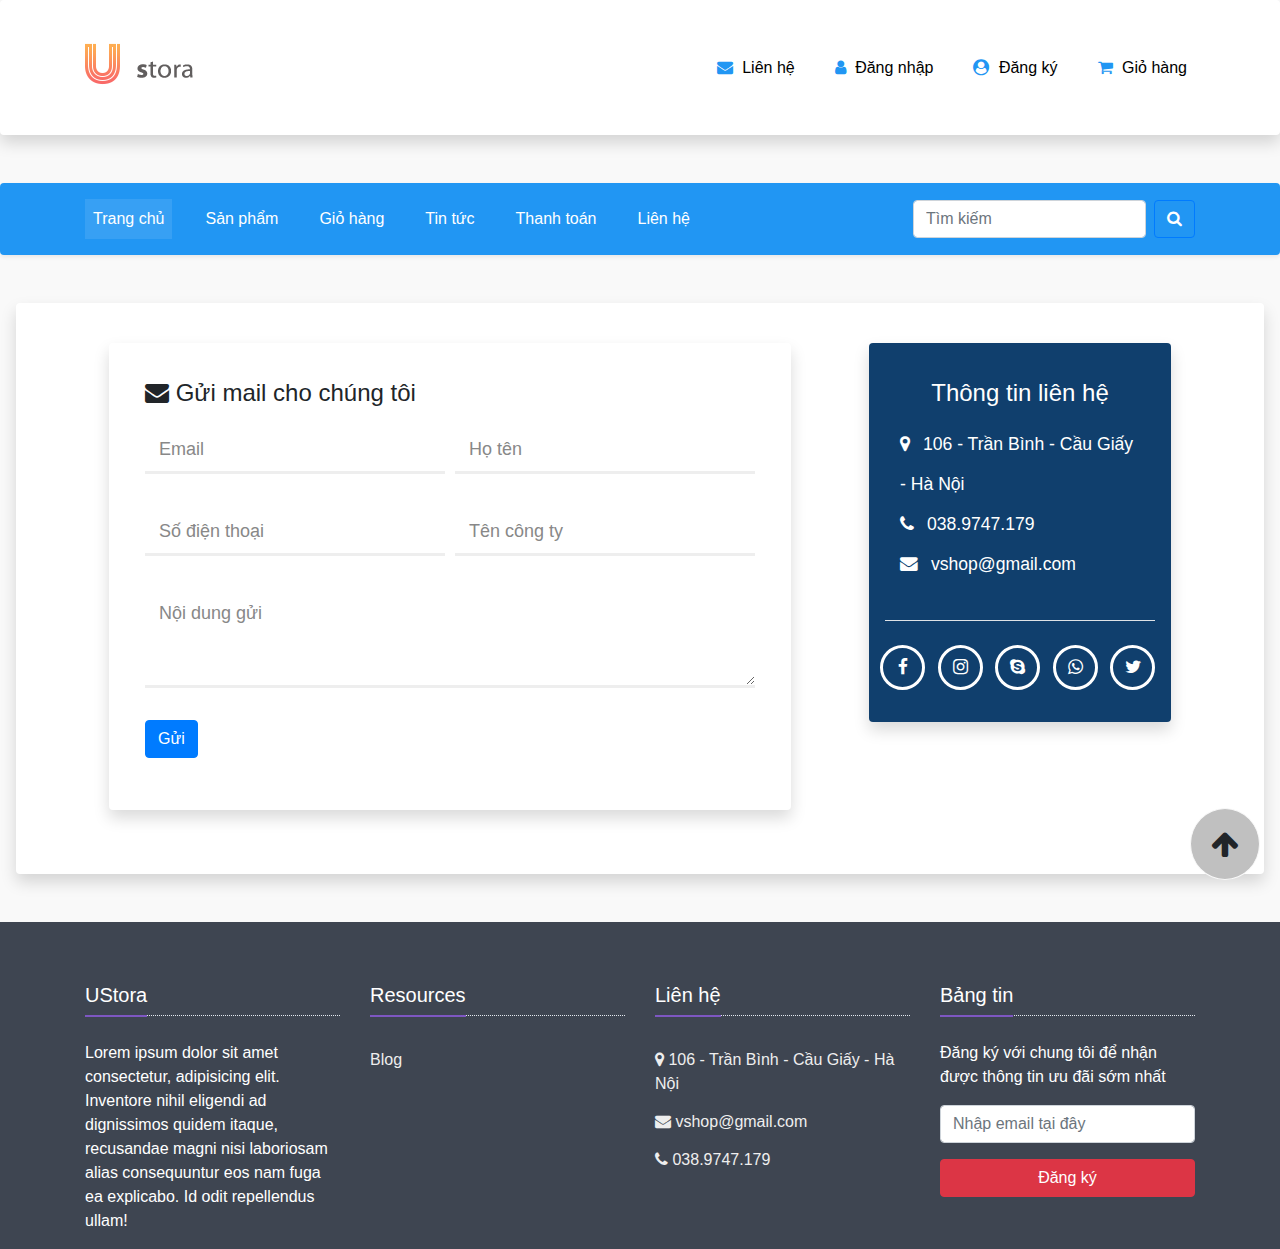
<file: contact.html>
<!doctype html>
<html lang="en">

<head>
    <title>Trang liên hệ</title> <!-- Required meta tags -->
    <meta charset="utf-8">
    <meta name="viewport" content="width=device-width, initial-scale=1, shrink-to-fit=no">

    <!-- Font-awesome CSS -->
    <link rel="stylesheet" href="https://maxcdn.bootstrapcdn.com/font-awesome/4.7.0/css/font-awesome.min.css">
    <!-- Bootstrap CSS -->
    <link rel="stylesheet" href="css/bootstrap.min.css">
    <link rel="stylesheet" href="css/contact.css">
    <link href="https://fonts.googleapis.com/css?family=Raleway:100,400&display=swap" rel="stylesheet">
</head>

<body>
    <!-- header -->
    <div class="header">
        <nav class="navbar navbar-expand-lg navbar-light shadow p-3 mb-5 bg-white rounded">
            <div class="container">
                <a class="navbar-brand" href="index.html">
                    <img src="images/logo.png" alt="Logo" class="logo">
                </a>
                <button class="navbar-toggler" type="button" data-toggle="collapse"
                    data-target="#navbarSupportedContent" aria-controls="navbarSupportedContent" aria-expanded="false"
                    aria-label="Toggle navigation">
                    <span class="navbar-toggler-icon"></span>
                </button>

                <div class="collapse navbar-collapse" id="navbarSupportedContent">
                    <ul class="navbar-nav ml-auto">
                        <li class="nav-item">
                            <a class="nav-link" href="contact.html">
                                <span class="fa fa-envelope"></span>
                                <span>Liên hệ</span>
                            </a>
                        </li>
                        <li class="nav-item">
                            <a class="nav-link" href="#" data-toggle="modal" data-target="#exampleModal">
                                <span class="fa fa-user"></span>
                                <span>Đăng nhập</span>
                            </a>
                        </li>
                        <li class="nav-item">
                            <a class="nav-link" href="#" data-toggle="modal" data-target="#exampleModal1">
                                <span class="fa fa-user-circle"></span>
                                <span>Đăng ký</span>
                            </a>
                        </li>
                        <li class="nav-item">
                            <a class="nav-link" href="cart.html">
                                <span class="fa fa-shopping-cart"></span>
                                <span>Giỏ hàng</span>
                            </a>
                        </li>
                    </ul>
                </div>
            </div>
        </nav>
    </div>

    <!-- end header -->


    <!-- menu -->
    <div class="menu">
        <nav class="navbar navbar-expand-lg navbar-light bg-light shadow-sm p-3 mb-5 bg-white rounded">
            <div class="container">
                <button class="navbar-toggler d-lg-none" type="button" data-toggle="collapse"
                    data-target="#collapsibleNavId" aria-controls="collapsibleNavId" aria-expanded="false"
                    aria-label="Toggle navigation">
                    <span class="navbar-toggler-icon"></span>
                </button>
                <div class="collapse navbar-collapse" id="collapsibleNavId">
                    <ul class="navbar-nav mr-auto mt-2 mt-lg-0">
                        <li class="nav-item active">
                            <a class="nav-link" href="index.html">Trang chủ</a>
                        </li>
                        <li class="nav-item">
                            <a class="nav-link" href="category.html">Sản phẩm</a>
                        </li>
                        <li class="nav-item">
                            <a class="nav-link" href="cart.html">Giỏ hàng</a>
                        </li>
                        <li class="nav-item">
                            <a class="nav-link" href="blog.html">Tin tức</a>
                        </li>
                        <li class="nav-item">
                            <a class="nav-link" href="checkout.html">Thanh toán</a>
                        </li>
                        <li class="nav-item">
                            <a class="nav-link" href="contact.html">Liên hệ</a>
                        </li>
                    </ul>
                    <form class="form-inline my-2 my-lg-0">
                        <input class="form-control mr-sm-2" type="text" placeholder="Tìm kiếm">
                        <button class="btn btn-outline-primary my-2 my-sm-0" type="submit">
                            <i class="fa fa-search" aria-hidden="true"></i>
                        </button>
                    </form>
                </div>
            </div>
        </nav>
    </div>
    <!-- end menu -->



    <!-- content -->
    <div class="content ">
        <div class="jumbotron jumbotron-fluid m-3 shadow p-3 mb-5 bg-white rounded">
            <div class="container">
                <div class="row">
                    <div class="col-lg-8">
                        <div class="card border-0 shadow p-3 mb-5 bg-white rounded m-4">
                            <div class="card-body ">
                                <h4 class="card-title">
                                    <i class="fa fa-envelope" aria-hidden="true"></i>
                                    <span>Gửi mail cho chúng tôi</span>
                                </h4>
                                <p class="card-text">
                                    <form action="">
                                        <div class="form-row mb-3">
                                            <div class="form-group col-md-6">
                                                <input type="email" class="form-control" autocomplete="off" required>
                                                <label for="" class="label-name">
                                                    <span class="content-name">Email</span>
                                                </label>
                                            </div>
                                            <div class="form-group col-md-6">     
                                                <input type="text" class="form-control" autocomplete="off" required>
                                                <label for="" class="label-name">
                                                    <span class="content-name">Họ tên</span>
                                                </label>
                                            </div>
                                        </div>
                                        <div class="form-row mb-3">
                                            <div class="form-group col-md-6">                                    
                                                <input type="email" class="form-control" autocomplete="off" required>
                                                <label for="" class="label-name">
                                                    <span class="content-name">Số điện thoại</span>
                                                </label>
                                            </div>
                                            <div class="form-group col-md-6">  
                                                <input type="text" class="form-control" autocomplete="off" required>
                                                <label for="" class="label-name">
                                                    <span class="content-name">Tên công ty</span>
                                                </label>
                                            </div>
                                        </div>

                                        <div class="form-row mb-3">
                                            <div class="col-md-12">            
                                                <textarea type="text" id="form-contact-message" class="form-control md-textarea" rows="3"></textarea>
                                                <label for="" class="label-name">
                                                    <span class="content-name">Nội dung gửi</span>
                                                </label>
                                            </div>  
                                        </div>
                                        <button type="submit" class="btn btn-primary mt-3">Gửi</button>
                                    </form>
                                </p>
                            </div>
                        </div>
                    </div>
                    <div class="col-lg-4">
                        <div class="card border-0 shadow p-3 mb-5 rounded m-4 contact text-white">
                            <div class="card-body border-bottom ">
                                <h4 class="card-title text-center">
                                    Thông tin liên hệ
                                </h4>
                                <p class="card-text">
                                    <ul>
                                        <li>
                                            <i class="fa fa-map-marker pr-2" aria-hidden="true"></i>
                                            <span>106 - Trần Bình - Cầu Giấy - Hà Nội</span>
                                        </li>
                                        <li>
                                            <i class="fa fa-phone pr-2" aria-hidden="true"></i>
                                            <span>038.9747.179</span>
                                        </li>
                                        <li>
                                            <i class="fa fa-envelope pr-2" aria-hidden="true"></i>
                                            <span>vshop@gmail.com</span>
                                        </li>
                                    </ul>
                                </p>
                            </div>  
                            <div class="text-center mt-4 hover-icon">
                                <ul>
                                    <li><a href=""><i class="fa fa-facebook" aria-hidden="true"></i></a></li>
                                    <li><a href=""><i class="fa fa-instagram" aria-hidden="true"></i></a></li>
                                    <li><a href=""><i class="fa fa-skype" aria-hidden="true"></i></a></li>
                                    <li><a href=""><i class="fa fa-whatsapp" aria-hidden="true"></i></a></li>
                                    <li><a href=""><i class="fa fa-twitter" aria-hidden="true"></i></a></li>
                                </ul>
                            </div>

                        </div>

                        <!-- end card -->


                    </div>
                </div>
            </div>
        </div>
    </div>
    <!-- end content -->


    <div class="footer-v1 bg-img mt-5">
        <div class="footer no-margin pt-5">
            <div class="container">
                <div class="row">
                    <div class="col-md-3">
                        <div class="headline">
                            <p>UStora</p>
                        </div>
                        <p class="text-white">Lorem ipsum dolor sit amet consectetur, adipisicing elit. Inventore nihil
                            eligendi ad dignissimos quidem itaque, recusandae magni nisi laboriosam alias consequuntur
                            eos nam fuga ea explicabo. Id odit repellendus ullam!</p>
                    </div>
                    <div class="col-md-3">
                        <div class="headline">
                            <p>Resources</p>
                        </div>
                        <ul class="list-unstyled link-list">
                            <li><a href="#">Blog</a></li>
                        </ul>
                    </div>
                    <div class="col-md-3">
                        <div class="headline">
                            <p>Liên hệ</p>
                        </div>
                        <address>
                            <ul class="list-unstyled link-list">
                                <li>
                                    <a href="#">
                                        <i class="fa fa-map-marker" aria-hidden="true"></i>
                                        <span>106 - Trần Bình - Cầu Giấy - Hà Nội</span>
                                    </a>
                                </li>
                                <li>
                                    <a href="#">
                                        <i class="fa fa-envelope"></i>
                                        <span>vshop@gmail.com</span>
                                    </a>
                                </li>
                                <li>
                                    <a href="#">
                                        <i class="fa fa-phone"></i>
                                        <span>038.9747.179</span>
                                    </a>
                                </li>
                            </ul>
                        </address>
                    </div>
                    <div class="col-md-3">
                        <div class="headline">
                            <p>Bảng tin</p>
                        </div>
                        <p class="text-white">Đăng ký với chung tôi để nhận được thông tin ưu đãi sớm nhất</p>
                        <form action="">
                            <input type="text" class="form-control" placeholder="Nhập email tại đây">
                            <button class="btn btn-danger btn-block my-3">Đăng ký</button>
                        </form>
                    </div>
                </div>
            </div>
        </div>
    </div>



    <div class="back-to-top">
        <i class="fa fa-arrow-up" aria-hidden="true"></i>
    </div>


    <!-- modal-sign-up -->
    <!-- Modal -->
    <div class="modal fade" id="exampleModal" tabindex="-1" role="dialog" aria-labelledby="exampleModalLabel"
        aria-hidden="true">
        <div class="modal-dialog" role="document">
            <div class="modal-content">
                <div class="modal-header">
                    <h5 class="modal-title" id="exampleModalLabel">Đăng nhập vào hệ thống</h5>
                    <button type="button" class="close" data-dismiss="modal" aria-label="Close">
                        <span aria-hidden="true">&times;</span>
                    </button>
                </div>
                <div class="modal-body">
                    <input type="text" placeholder="Email/Số điện thoại/Tên đăng nhập" class="form-control">
                    <input type="password" placeholder="Mật khẩu" class="form-control mt-3">                </div>
                <div class="rpass mt-2 p-3 text-right">
                    <a href="">Quên mật khẩu</a>
                </div>
                <div class="modal-footer">     
                    <button type="button" class="btn btn-secondary" data-dismiss="modal">Quay về</button>
                    <button type="button" class="btn btn-primary">Đăng nhập</button>
                </div>
                <div class="modal-signup text-center border-top pt-3">
                    <p>Nếu chưa có tài khoản, bạn có thể <a href="">Đăng ký</a></p>
                </div>
            </div>
        </div>
    </div>


    <div class="modal fade" id="exampleModal1" tabindex="-1" role="dialog" aria-labelledby="exampleModalLabel"
        aria-hidden="true">
        <div class="modal-dialog" role="document">
            <div class="modal-content">
                <div class="modal-header">
                    <h5 class="modal-title" id="exampleModalLabel">Đăng ký sử dụng hệ thống</h5>
                    <button type="button" class="close" data-dismiss="modal" aria-label="Close">
                        <span aria-hidden="true">&times;</span>
                    </button>
                </div>
                <div class="modal-body">
                    <input type="text" placeholder="Email/Số điện thoại/Tên đăng nhập" class="form-control">
                    <input type="password" placeholder="Mật khẩu" class="form-control mt-3">
                </div>
                <div class="modal-footer">
                    <button type="button" class="btn btn-secondary" data-dismiss="modal">Quay về</button>
                    <button type="button" class="btn btn-primary">Đăng ký</button>
                </div>
                <div class="modal-signup text-center border-top pt-3 p-3">
                    <p>Bằng việc đăng ký, bạn đã đồng ý với Ustora về <a href="">Điều khoản dịch vụ</a> và <a href="">Chính sách bảo mật</a></p>
                </div>
            </div>
        </div>
    </div>

    <!-- end modal -->

    <!-- Optional JavaScript -->
    <!-- jQuery first, then Popper.js, then Bootstrap JS -->
    <script src="js/jquery.min.js"></script>
    <script src="js/popper.min.js"></script>
    <script src="js/bootstrap.min.js"></script>
    <script src="js/style.js"></script>
</body>

</html>
</file>
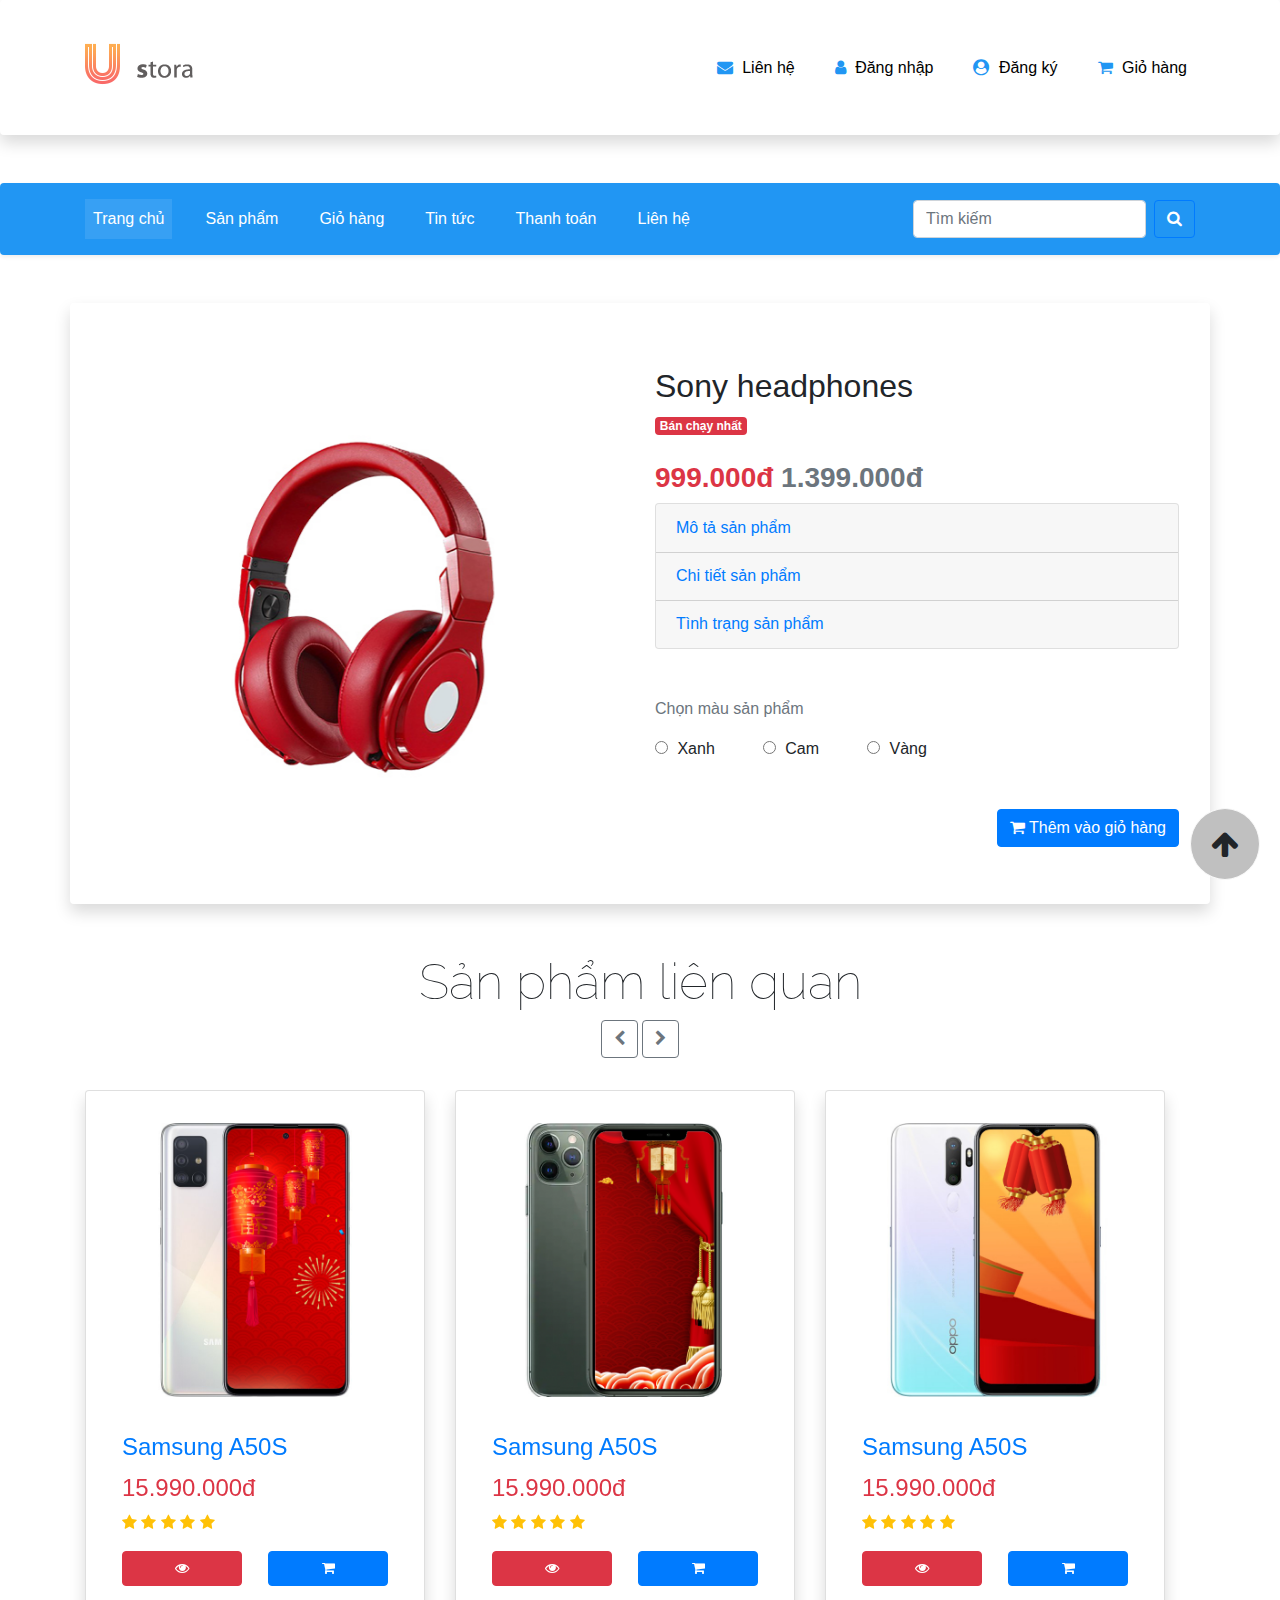
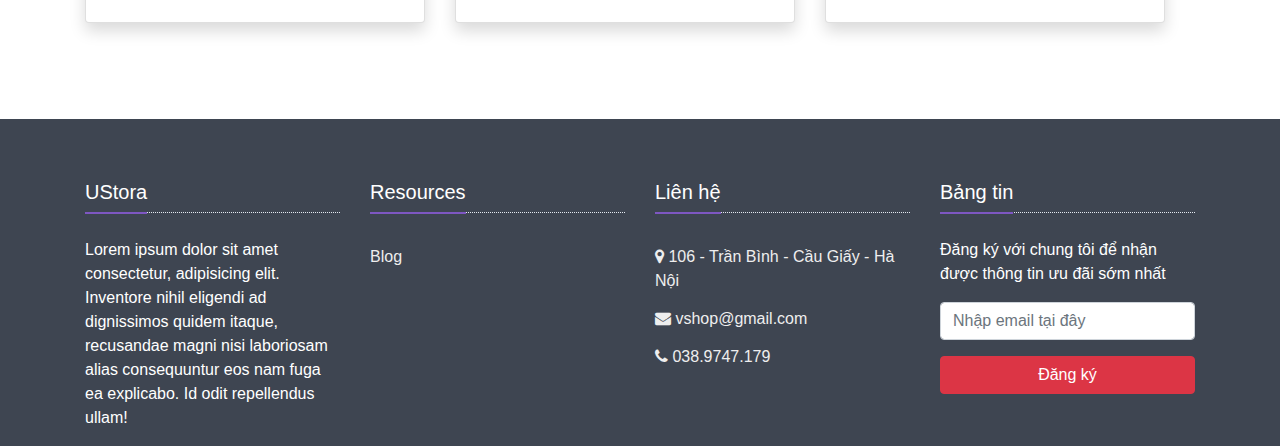
<file: product.html>
<!doctype html>
<html lang="en">

<head>
  <title>Trang sản phẩm</title> <!-- Required meta tags -->
  <meta charset="utf-8">
  <meta name="viewport" content="width=device-width, initial-scale=1, shrink-to-fit=no">

  <!-- Font-awesome CSS -->
  <link rel="stylesheet" href="https://maxcdn.bootstrapcdn.com/font-awesome/4.7.0/css/font-awesome.min.css">
  <!-- Bootstrap CSS -->
  <link rel="stylesheet" href="css/bootstrap.min.css">
  <link rel="stylesheet" href="css/product.css">
  <link href="https://fonts.googleapis.com/css?family=Raleway:400,700&display=swap" rel="stylesheet">
</head>

<body>
  <!-- header -->
  <div class="header">
    <nav class="navbar navbar-expand-lg navbar-light shadow p-3 mb-5 bg-white rounded">
      <div class="container">
        <a class="navbar-brand" href="index.html">
          <img src="images/logo.png" alt="Logo" class="logo">
        </a>
        <button class="navbar-toggler" type="button" data-toggle="collapse" data-target="#navbarSupportedContent"
          aria-controls="navbarSupportedContent" aria-expanded="false" aria-label="Toggle navigation">
          <span class="navbar-toggler-icon"></span>
        </button>

        <div class="collapse navbar-collapse" id="navbarSupportedContent">
          <ul class="navbar-nav ml-auto">
            <li class="nav-item">
              <a class="nav-link" href="contact.html">
                <span class="fa fa-envelope"></span>
                <span>Liên hệ</span>
              </a>
            </li>
            <li class="nav-item">
              <a class="nav-link" href="#">
                <span class="fa fa-user"></span>
                <span>Đăng nhập</span>
              </a>
            </li>
            <li class="nav-item">
              <a class="nav-link" href="#">
                <span class="fa fa-user-circle"></span>
                <span>Đăng ký</span>
              </a>
            </li>
            <li class="nav-item">
              <a class="nav-link" href="cart.html">
                <span class="fa fa-shopping-cart"></span>
                <span>Giỏ hàng</span>
              </a>
            </li>
          </ul>
        </div>
      </div>
    </nav>
  </div>

  <!-- end header -->


  <!-- menu -->
  <div class="menu">
    <nav class="navbar navbar-expand-lg navbar-light bg-light shadow-sm p-3 mb-5 bg-white rounded">
      <div class="container">
        <button class="navbar-toggler d-lg-none" type="button" data-toggle="collapse" data-target="#collapsibleNavId"
          aria-controls="collapsibleNavId" aria-expanded="false" aria-label="Toggle navigation">
          <span class="navbar-toggler-icon"></span>
        </button>
        <div class="collapse navbar-collapse" id="collapsibleNavId">
          <ul class="navbar-nav mr-auto mt-2 mt-lg-0">
            <li class="nav-item active">
              <a class="nav-link" href="index.html">Trang chủ</a>
            </li>
            <li class="nav-item">
              <a class="nav-link" href="category.html">Sản phẩm</a>
            </li>
            <li class="nav-item">
              <a class="nav-link" href="cart.html">Giỏ hàng</a>
            </li>
            <li class="nav-item">
              <a class="nav-link" href="blog.html">Tin tức</a>
            </li>
            <li class="nav-item">
              <a class="nav-link" href="checkout.html">Thanh toán</a>
            </li>
            <li class="nav-item">
              <a class="nav-link" href="contact.html">Liên hệ</a>
            </li>
          </ul>
          <form class="form-inline my-2 my-lg-0">
            <input class="form-control mr-sm-2" type="text" placeholder="Tìm kiếm">
            <button class="btn btn-outline-primary my-2 my-sm-0" type="submit">
              <i class="fa fa-search" aria-hidden="true"></i>
            </button>
          </form>
        </div>
      </div>
    </nav>
  </div>
  <!-- end menu -->


  <!-- content -->
  <div class="content">
    <div class="container">
      <div class="row">
        <div class="col-lg-12">
          <!-- row-1 -->
          <div class="row shadow p-3 mb-5 bg-white rounded">
            <div class="col-lg-6 ">
              <div id="carouselId" class="carousel slide " data-interval="3000" data-ride="carousel">
                <ol class="carousel-indicators">
                  <li data-target="#carouselId" data-slide-to="0" class="active"></li>
                  <li data-target="#carouselId" data-slide-to="1"></li>
                  <li data-target="#carouselId" data-slide-to="2"></li>
                </ol>
                <div class="carousel-inner" role="listbox">
                  <div class="carousel-item active">
                    <img src="images/headphone-1.jpg" alt="First slide" class="img-fluid">
                  </div>
                  <div class="carousel-item">
                    <img src="images/headphone-2.jpg" alt="Second slide" class="img-fluid">
                  </div>
                  <div class="carousel-item">
                    <img src="images/headphone-3.jpg" alt="Third slide" class="img-fluid">
                  </div>
                </div>
                <a class="carousel-control-prev" href="#carouselId" role="button" data-slide="prev">
                  <span class="carousel-control-prev-icon" aria-hidden="true"></span>
                  <span class="sr-only">Previous</span>
                </a>
                <a class="carousel-control-next" href="#carouselId" role="button" data-slide="next">
                  <span class="carousel-control-next-icon" aria-hidden="true"></span>
                  <span class="sr-only">Next</span>
                </a>
              </div>
            </div>
            <div class="col-lg-6 mt-5 info-product">
              <h2 class="name-product">Sony headphones</h2>
              <span class="badge badge-danger">Bán chạy nhất</span>
              <h3 class="mt-4 price-product text-danger font-weight-bold">999.000đ
                <span class="text-muted">1.399.000đ</span>
              </h3>
              <div id="accordion" class="accordion">
                <div class="card mb-0">
                  <div class="card-header collapsed" data-toggle="collapse" href="#collapseOne">
                    <a href="" class="card-title text-decoration-none">Mô tả sản phẩm</a>
                  </div>
                  <div id="collapseOne" class="card-body collapse" data-parent="#accordion">
                    <p>Lorem ipsum dolor sit amet consectetur adipisicing elit. Nesciunt quos iusto,
                      tenetur quasi saepe voluptatum aperiam praesentium accusamus similique
                      pariatur dolorum! Nam eius quae odio pariatur repellendus! Architecto, illum
                      quibusdam.</p>
                  </div>
                  <div class="card-header collapsed" data-toggle="collapse" data-parent="#accordion"
                    href="#collapseTwo">
                    <a href="" class="card-title text-decoration-none">Chi tiết sản phẩm</a>
                  </div>
                  <div id="collapseTwo" class="card-body collapse" data-parent="#accordion">
                    <p>Lorem ipsum dolor sit amet consectetur adipisicing elit. Similique doloremque
                      quasi aliquam saepe molestiae, officiis ex rerum laudantium minima aperiam
                      quidem cum totam nulla culpa alias! Quibusdam nisi consectetur quas.</p>
                  </div>
                  <div class="card-header collapsed" data-toggle="collapse" data-parent="#accordion"
                    href="#collapseThree">
                    <a href="" class="card-title text-decoration-none">Tình trạng sản phẩm</a>
                  </div>
                  <div id="collapseThree" class="collapse" data-parent="#accordion">
                    <div class="card-body"><span class="badge badge-secondary">Còn hàng</span></div>
                  </div>
                </div>
              </div>

              <p class="text-muted mt-5">Chọn màu sản phẩm</p>
              <div class="form-check form-check-inline">
                <label class="form-check-label mr-5">
                  <input class="form-check-input" type="radio" name="" id="" value="checkedValue">
                  Xanh

                </label>
                <label class="form-check-label mr-5">
                  <input class="form-check-input" type="radio" name="" id="" value="checkedValue"> Cam

                </label>
                <label class="form-check-label">
                  <input class="form-check-input" type="radio" name="" id="" value="checkedValue">
                  Vàng

                </label>
              </div>

              <div class="add-cart mt-5 d-flex justify-content-end">
                <button class="btn btn-primary">
                  <i class="fa fa-shopping-cart" aria-hidden="true"></i>
                  <span>Thêm vào giỏ hàng</span>
                </button>
              </div>

            </div>
          </div>
          <!-- end row-1 -->
        </div>
      </div>
    </div>
  </div>
  <!-- end content -->


  <div class="relate-product">
    <h3 class="title text-center">Sản phẩm liên quan</h3>
    <!-- carousel -->
    <div class="carousel slide" data-ride="carousel" id="postsCarousel">
      <div class="container">
        <div class="row">
          <!-- next prev -->
          <div class="col-12 text-center mb-4">
            <a href="" class="btn btn-outline-secondary prev" title="go back">
              <i class="fa fa-chevron-left" aria-hidden="true"></i>
            </a>
            <a href="" class="btn btn-outline-secondary next" title="go next">
              <i class="fa fa-chevron-right" aria-hidden="true"></i>
            </a>
          </div>
          <!-- next prev -->
        </div>
      </div>

      <!-- card-carousel -->
      <div class="container pt-0 mt-2 carousel-inner">
        <div class="row product-news carousel-item active mt-0">
          <div class="col-md-4">
            <div class="card shadow p-3 mb-5 bg-white rounded">
              <a href="">
                <img src="images/proc1.jpg" alt="Product-1" class="p-3 img-fluid">
              </a>
              <h class="card-body">
                <a href="" class="text-decoration-none">
                  <h3 class="card-title">Samsung A50S</h3>
                </a>
                <h4 class="card-text text-danger">15.990.000đ
                </h4>
                <div class="text-warning">
                  <i class="fa fa-star" aria-hidden="true"></i>
                  <i class="fa fa-star" aria-hidden="true"></i>
                  <i class="fa fa-star" aria-hidden="true"></i>
                  <i class="fa fa-star" aria-hidden="true"></i>
                  <i class="fa fa-star" aria-hidden="true"></i>
                </div>
                <div class="_2button mt-3">
                  <a href="#" class="btn btn-danger pull-left">
                    <i class="fa fa-eye" aria-hidden="true"></i>
                  </a>
                  <a href="#" class="btn btn-primary pull-right">
                    <i class="fa fa-shopping-cart" aria-hidden="true"></i>
                  </a>
                </div>
            </div>
          </div>
          <div class="col-md-4">
            <div class="card shadow p-3 mb-5 bg-white rounded">
              <a href="">
                <img src="images/proc2.jpg" alt="Product-1" class="p-3 img-fluid">
              </a>
              <h class="card-body">
                <a href="" class="text-decoration-none">
                  <h3 class="card-title">Samsung A50S</h3>
                </a>
                <h4 class="card-text text-danger">15.990.000đ
                </h4>
                <div class="text-warning">
                  <i class="fa fa-star" aria-hidden="true"></i>
                  <i class="fa fa-star" aria-hidden="true"></i>
                  <i class="fa fa-star" aria-hidden="true"></i>
                  <i class="fa fa-star" aria-hidden="true"></i>
                  <i class="fa fa-star" aria-hidden="true"></i>
                </div>
                <div class="_2button mt-3">
                  <a href="#" class="btn btn-danger pull-left">
                    <i class="fa fa-eye" aria-hidden="true"></i>
                  </a>
                  <a href="#" class="btn btn-primary pull-right">
                    <i class="fa fa-shopping-cart" aria-hidden="true"></i>
                  </a>
                </div>
            </div>
          </div>
          <div class="col-md-4">
            <div class="card shadow p-3 mb-5 bg-white rounded">
              <a href="">
                <img src="images/proc3.jpg" alt="Product-1" class="p-3 img-fluid">
              </a>
              <h class="card-body">
                <a href="" class="text-decoration-none">
                  <h3 class="card-title">Samsung A50S</h3>
                </a>
                <h4 class="card-text text-danger">15.990.000đ
                </h4>
                <div class="text-warning">
                  <i class="fa fa-star" aria-hidden="true"></i>
                  <i class="fa fa-star" aria-hidden="true"></i>
                  <i class="fa fa-star" aria-hidden="true"></i>
                  <i class="fa fa-star" aria-hidden="true"></i>
                  <i class="fa fa-star" aria-hidden="true"></i>
                </div>
                <div class="_2button mt-3">
                  <a href="#" class="btn btn-danger pull-left">
                    <i class="fa fa-eye" aria-hidden="true"></i>
                  </a>
                  <a href="#" class="btn btn-primary pull-right">
                    <i class="fa fa-shopping-cart" aria-hidden="true"></i>
                  </a>
                </div>
            </div>
          </div>
        </div>

        <!-- firt slide -->

        <div class="row product-news carousel-item mt-0">
          <div class="col-md-4">
            <div class="card shadow p-3 mb-5 bg-white rounded">
              <a href="">
                <img src="images/proc4.jpg" alt="Product-1" class="p-3 img-fluid">
              </a>
              <h class="card-body">
                <a href="" class="text-decoration-none">
                  <h3 class="card-title">Samsung A50S</h3>
                </a>
                <h4 class="card-text text-danger">15.990.000đ
                </h4>
                <div class="text-warning">
                  <i class="fa fa-star" aria-hidden="true"></i>
                  <i class="fa fa-star" aria-hidden="true"></i>
                  <i class="fa fa-star" aria-hidden="true"></i>
                  <i class="fa fa-star" aria-hidden="true"></i>
                  <i class="fa fa-star" aria-hidden="true"></i>
                </div>
                <div class="_2button mt-3">
                  <a href="#" class="btn btn-danger pull-left">
                    <i class="fa fa-eye" aria-hidden="true"></i>
                  </a>
                  <a href="#" class="btn btn-primary pull-right">
                    <i class="fa fa-shopping-cart" aria-hidden="true"></i>
                  </a>
                </div>
            </div>
          </div>
          <div class="col-md-4">
            <div class="card shadow p-3 mb-5 bg-white rounded">
              <a href="">
                <img src="images/proc5.png" alt="Product-1" class="p-3 img-fluid">
              </a>
              <h class="card-body">
                <a href="" class="text-decoration-none">
                  <h3 class="card-title">Samsung A50S</h3>
                </a>
                <h4 class="card-text text-danger">15.990.000đ
                </h4>
                <div class="text-warning">
                  <i class="fa fa-star" aria-hidden="true"></i>
                  <i class="fa fa-star" aria-hidden="true"></i>
                  <i class="fa fa-star" aria-hidden="true"></i>
                  <i class="fa fa-star" aria-hidden="true"></i>
                  <i class="fa fa-star" aria-hidden="true"></i>
                </div>
                <div class="_2button mt-3">
                  <a href="#" class="btn btn-danger pull-left">
                    <i class="fa fa-eye" aria-hidden="true"></i>
                  </a>
                  <a href="#" class="btn btn-primary pull-right">
                    <i class="fa fa-shopping-cart" aria-hidden="true"></i>
                  </a>
                </div>
            </div>
          </div>
          <div class="col-md-4">
            <div class="card shadow p-3 mb-5 bg-white rounded">
              <a href="">
                <img src="images/proc6.jpg" alt="Product-1" class="p-3 img-fluid">
              </a>
              <h class="card-body">
                <a href="" class="text-decoration-none">
                  <h3 class="card-title">Samsung A50S</h3>
                </a>
                <h4 class="card-text text-danger">15.990.000đ
                </h4>
                <div class="text-warning">
                  <i class="fa fa-star" aria-hidden="true"></i>
                  <i class="fa fa-star" aria-hidden="true"></i>
                  <i class="fa fa-star" aria-hidden="true"></i>
                  <i class="fa fa-star" aria-hidden="true"></i>
                  <i class="fa fa-star" aria-hidden="true"></i>
                </div>
                <div class="_2button mt-3">
                  <a href="#" class="btn btn-danger pull-left">
                    <i class="fa fa-eye" aria-hidden="true"></i>
                  </a>
                  <a href="#" class="btn btn-primary pull-right">
                    <i class="fa fa-shopping-cart" aria-hidden="true"></i>
                  </a>
                </div>
            </div>
          </div>
        </div>

        <!-- second slide -->

        <div class="row product-news carousel-item mt-0">
          <div class="col-md-4">
            <div class="card shadow p-3 mb-5 bg-white rounded">
              <a href="">
                <img src="images/proc7.jpg" alt="Product-1" class="p-3 img-fluid">
              </a>
              <h class="card-body">
                <a href="" class="text-decoration-none">
                  <h3 class="card-title">Samsung A50S</h3>
                </a>
                <h4 class="card-text text-danger">15.990.000đ
                </h4>
                <div class="text-warning">
                  <i class="fa fa-star" aria-hidden="true"></i>
                  <i class="fa fa-star" aria-hidden="true"></i>
                  <i class="fa fa-star" aria-hidden="true"></i>
                  <i class="fa fa-star" aria-hidden="true"></i>
                  <i class="fa fa-star" aria-hidden="true"></i>
                </div>
                <div class="_2button mt-3">
                  <a href="#" class="btn btn-danger pull-left">
                    <i class="fa fa-eye" aria-hidden="true"></i>
                  </a>
                  <a href="#" class="btn btn-primary pull-right">
                    <i class="fa fa-shopping-cart" aria-hidden="true"></i>
                  </a>
                </div>
            </div>
          </div>
          <div class="col-md-4">
            <div class="card shadow p-3 mb-5 bg-white rounded">
              <a href="">
                <img src="images/proc8.jpg" alt="Product-1" class="p-3 img-fluid">
              </a>
              <h class="card-body">
                <a href="" class="text-decoration-none">
                  <h3 class="card-title">Samsung A50S</h3>
                </a>
                <h4 class="card-text text-danger">15.990.000đ
                </h4>
                <div class="text-warning">
                  <i class="fa fa-star" aria-hidden="true"></i>
                  <i class="fa fa-star" aria-hidden="true"></i>
                  <i class="fa fa-star" aria-hidden="true"></i>
                  <i class="fa fa-star" aria-hidden="true"></i>
                  <i class="fa fa-star" aria-hidden="true"></i>
                </div>
                <div class="_2button mt-3">
                  <a href="#" class="btn btn-danger pull-left">
                    <i class="fa fa-eye" aria-hidden="true"></i>
                  </a>
                  <a href="#" class="btn btn-primary pull-right">
                    <i class="fa fa-shopping-cart" aria-hidden="true"></i>
                  </a>
                </div>
            </div>
          </div>
          <div class="col-md-4">
            <div class="card shadow p-3 mb-5 bg-white rounded">
              <a href="">
                <img src="images/proc9.jpg" alt="Product-1" class="p-3 img-fluid">
              </a>
              <h class="card-body">
                <a href="" class="text-decoration-none">
                  <h3 class="card-title">Samsung A50S</h3>
                </a>
                <h4 class="card-text text-danger">15.990.000đ
                </h4>
                <div class="text-warning">
                  <i class="fa fa-star" aria-hidden="true"></i>
                  <i class="fa fa-star" aria-hidden="true"></i>
                  <i class="fa fa-star" aria-hidden="true"></i>
                  <i class="fa fa-star" aria-hidden="true"></i>
                  <i class="fa fa-star" aria-hidden="true"></i>
                </div>
                <div class="_2button mt-3">
                  <a href="#" class="btn btn-danger pull-left">
                    <i class="fa fa-eye" aria-hidden="true"></i>
                  </a>
                  <a href="#" class="btn btn-primary pull-right">
                    <i class="fa fa-shopping-cart" aria-hidden="true"></i>
                  </a>
                </div>
            </div>
          </div>
        </div>

        <!-- third slide -->
      </div>
      <!-- end card carousel -->
    </div>
    <!-- end carousel -->
  </div>

  <div class="footer-v1 bg-img mt-5">
    <div class="footer no-margin pt-5">
      <div class="container">
        <div class="row">
          <div class="col-md-3">
            <div class="headline">
              <p>UStora</p>
            </div>
            <p class="text-white">Lorem ipsum dolor sit amet consectetur, adipisicing elit. Inventore nihil
              eligendi ad dignissimos quidem itaque, recusandae magni nisi laboriosam alias consequuntur
              eos nam fuga ea explicabo. Id odit repellendus ullam!</p>
          </div>
          <div class="col-md-3">
            <div class="headline">
              <p>Resources</p>
            </div>
            <ul class="list-unstyled link-list">
              <li><a href="#">Blog</a></li>
            </ul>
          </div>
          <div class="col-md-3">
            <div class="headline">
              <p>Liên hệ</p>
            </div>
            <address>
              <ul class="list-unstyled link-list">
                <li>
                  <a href="#">
                    <i class="fa fa-map-marker" aria-hidden="true"></i>
                    <span>106 - Trần Bình - Cầu Giấy - Hà Nội</span>
                  </a>
                </li>
                <li>
                  <a href="#">
                    <i class="fa fa-envelope"></i>
                    <span>vshop@gmail.com</span>
                  </a>
                </li>
                <li>
                  <a href="#">
                    <i class="fa fa-phone"></i>
                    <span>038.9747.179</span>
                  </a>
                </li>
              </ul>
            </address>
          </div>
          <div class="col-md-3">
            <div class="headline">
              <p>Bảng tin</p>
            </div>
            <p class="text-white">Đăng ký với chung tôi để nhận được thông tin ưu đãi sớm nhất</p>
            <form action="">
              <input type="text" class="form-control" placeholder="Nhập email tại đây">
              <button class="btn btn-danger btn-block my-3">Đăng ký</button>
            </form>
          </div>
        </div>
      </div>
    </div>
  </div>



  <div class="back-to-top">
    <i class="fa fa-arrow-up" aria-hidden="true"></i>
  </div>


  <!-- Optional JavaScript -->
  <!-- jQuery first, then Popper.js, then Bootstrap JS -->
  <script src="js/jquery.min.js"></script>
  <script src="js/popper.min.js"></script>
  <script src="js/bootstrap.min.js"></script>
  <script src="js/product.js"></script>
  
</body>

</html>
</file>
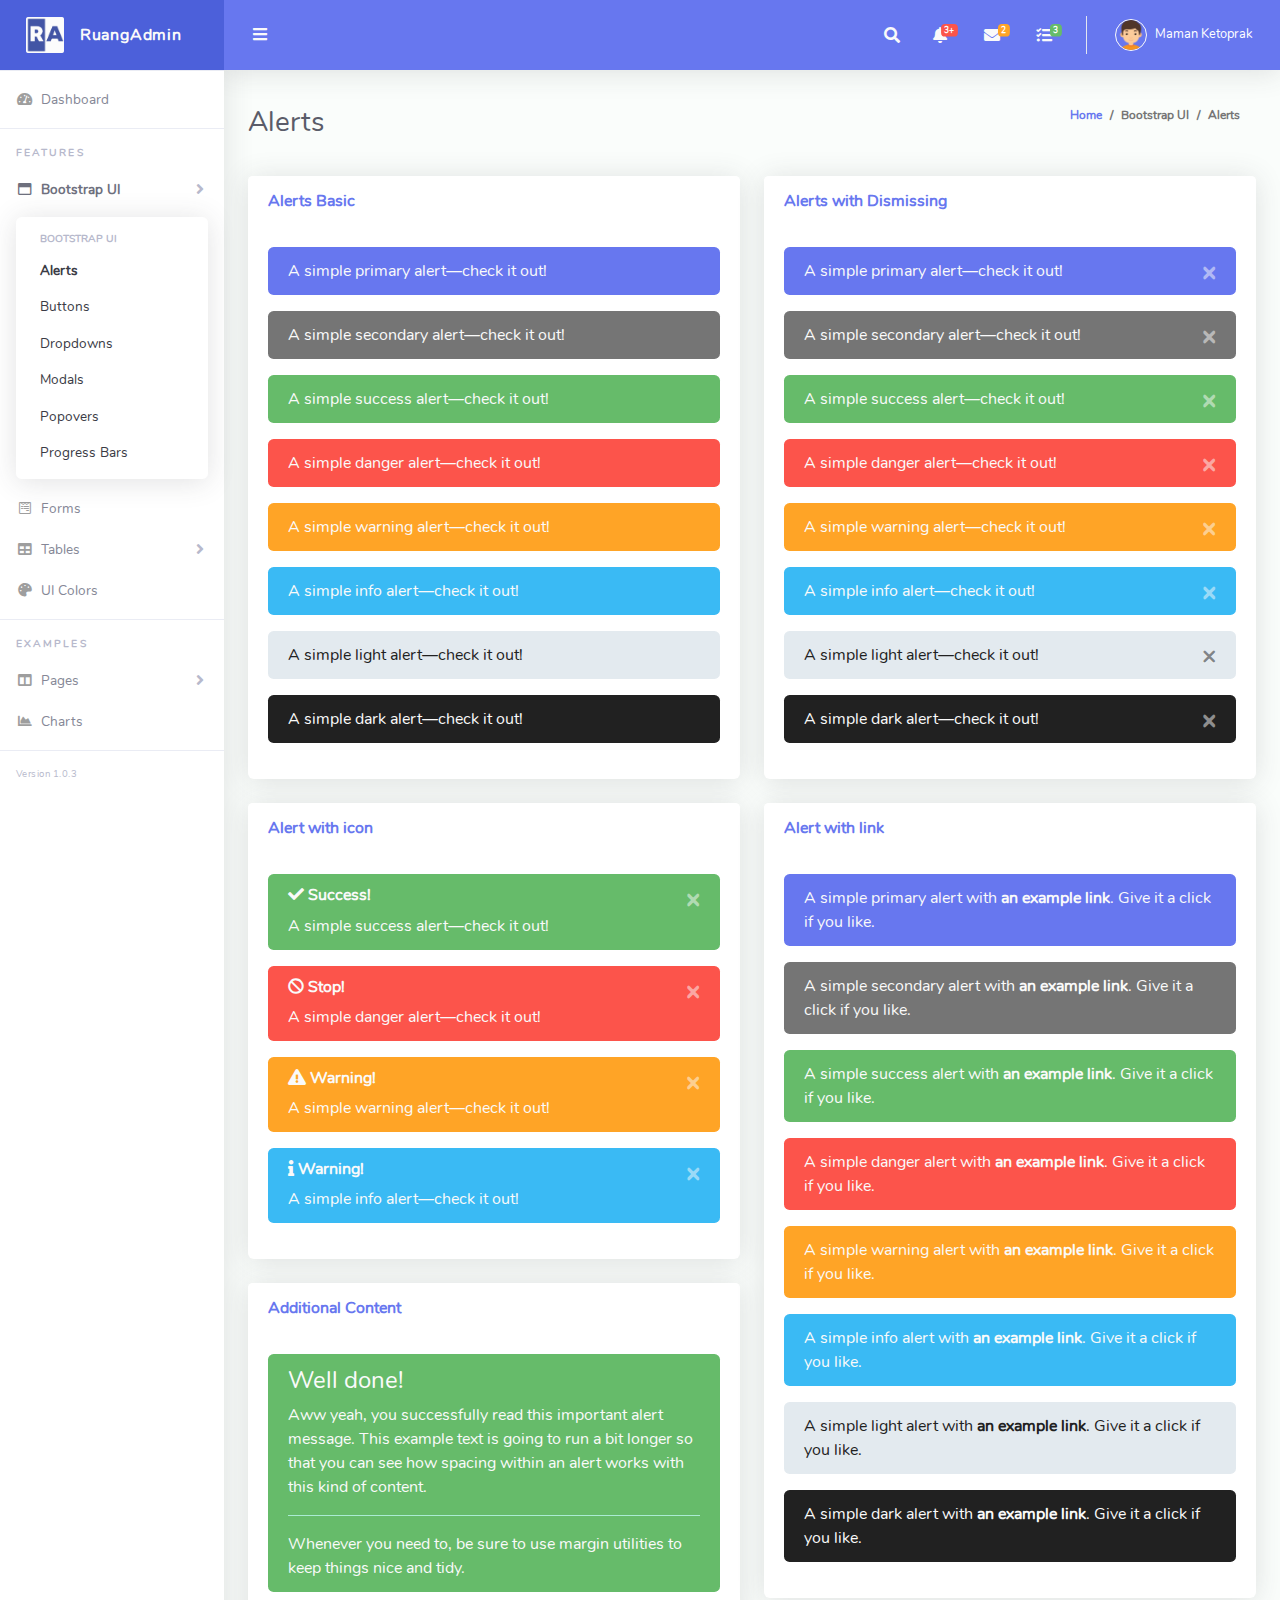
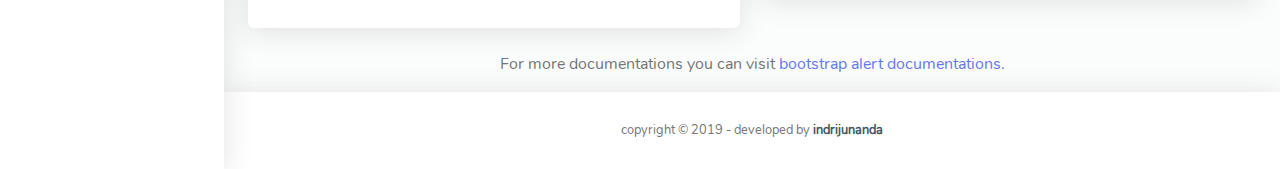
<file: admin/alerts.html>
<!DOCTYPE html>
<html lang="en">

<head>
  <meta charset="utf-8">
  <meta http-equiv="X-UA-Compatible" content="IE=edge">
  <meta name="viewport" content="width=device-width, initial-scale=1, shrink-to-fit=no">
  <meta name="description" content="">
  <meta name="author" content="">
  <link href="img/logo/logo.png" rel="icon">
  <title>RuangAdmin - Alerts</title>
  <link href="vendor/fontawesome-free/css/all.min.css" rel="stylesheet" type="text/css">
  <link href="vendor/bootstrap/css/bootstrap.css" rel="stylesheet" type="text/css">
  <link href="css/ruang-admin.css" rel="stylesheet">
</head>

<body id="page-top">
  <div id="wrapper">
    <!-- Sidebar -->
    <ul class="navbar-nav sidebar sidebar-light accordion" id="accordionSidebar">
      <a class="sidebar-brand d-flex align-items-center justify-content-center" href="index.html">
        <div class="sidebar-brand-icon">
          <img src="img/logo/logo2.png">
        </div>
        <div class="sidebar-brand-text mx-3">RuangAdmin</div>
      </a>
      <hr class="sidebar-divider my-0">
      <li class="nav-item">
        <a class="nav-link" href="index.html">
          <i class="fas fa-fw fa-tachometer-alt"></i>
          <span>Dashboard</span></a>
      </li>
      <hr class="sidebar-divider">
      <div class="sidebar-heading">
        Features
      </div>
      <li class="nav-item  active">
        <a class="nav-link collapsed" href="#" data-toggle="collapse" data-target="#collapseBootstrap"
          aria-expanded="true" aria-controls="collapseBootstrap">
          <i class="far fa-fw fa-window-maximize"></i>
          <span>Bootstrap UI</span>
        </a>
        <div id="collapseBootstrap" class="collapse show" aria-labelledby="headingBootstrap"
          data-parent="#accordionSidebar">
          <div class="bg-white py-2 collapse-inner rounded">
            <h6 class="collapse-header">Bootstrap UI</h6>
            <a class="collapse-item  active" href="alerts.html">Alerts</a>
            <a class="collapse-item" href="buttons.html">Buttons</a>
            <a class="collapse-item" href="dropdowns.html">Dropdowns</a>
            <a class="collapse-item" href="modals.html">Modals</a>
            <a class="collapse-item" href="popovers.html">Popovers</a>
            <a class="collapse-item" href="progress-bar.html">Progress Bars</a>
          </div>
        </div>
      </li>
      <li class="nav-item">
        <a class="nav-link" href="forms.html">
          <i class="fab fa-fw fa-wpforms"></i>
          <span>Forms</span>
        </a>
      </li>
      <li class="nav-item">
        <a class="nav-link collapsed" href="#" data-toggle="collapse" data-target="#collapseTable" aria-expanded="true"
          aria-controls="collapseTable">
          <i class="fas fa-fw fa-table"></i>
          <span>Tables</span>
        </a>
        <div id="collapseTable" class="collapse" aria-labelledby="headingTable" data-parent="#accordionSidebar">
          <div class="bg-white py-2 collapse-inner rounded">
            <h6 class="collapse-header">Tables</h6>
            <a class="collapse-item" href="simple-tables.html">Simple Tables</a>
            <a class="collapse-item" href="datatables.html">DataTables</a>
          </div>
        </div>
      </li>
      <li class="nav-item">
        <a class="nav-link" href="ui-colors.html">
          <i class="fas fa-fw fa-palette"></i>
          <span>UI Colors</span>
        </a>
      </li>
      <hr class="sidebar-divider">
      <div class="sidebar-heading">
        Examples
      </div>
      <li class="nav-item">
        <a class="nav-link collapsed" href="#" data-toggle="collapse" data-target="#collapsePage" aria-expanded="true"
          aria-controls="collapsePage">
          <i class="fas fa-fw fa-columns"></i>
          <span>Pages</span>
        </a>
        <div id="collapsePage" class="collapse" aria-labelledby="headingPage" data-parent="#accordionSidebar">
          <div class="bg-white py-2 collapse-inner rounded">
            <h6 class="collapse-header">Example Pages</h6>
            <a class="collapse-item" href="login.html">Login</a>
            <a class="collapse-item" href="register.html">Register</a>
            <a class="collapse-item" href="404.html">404 Page</a>
            <a class="collapse-item" href="blank.html">Blank Page</a>
          </div>
        </div>
      </li>
      <li class="nav-item">
        <a class="nav-link" href="charts.html">
          <i class="fas fa-fw fa-chart-area"></i>
          <span>Charts</span>
        </a>
      </li>
      <hr class="sidebar-divider">
      <div class="version" id="version-ruangadmin"></div>
    </ul>
    <!-- Sidebar -->
    <div id="content-wrapper" class="d-flex flex-column">
      <div id="content">
        <!-- TopBar -->
        <nav class="navbar navbar-expand navbar-light bg-navbar topbar mb-4 static-top">
          <button id="sidebarToggleTop" class="btn btn-link rounded-circle mr-3">
            <i class="fa fa-bars"></i>
          </button>
          <ul class="navbar-nav ml-auto">
            <li class="nav-item dropdown no-arrow">
              <a class="nav-link dropdown-toggle" href="#" id="searchDropdown" role="button" data-toggle="dropdown"
                aria-haspopup="true" aria-expanded="false">
                <i class="fas fa-search fa-fw"></i>
              </a>
              <div class="dropdown-menu dropdown-menu-right p-3 shadow animated--grow-in"
                aria-labelledby="searchDropdown">
                <form class="navbar-search">
                  <div class="input-group">
                    <input type="text" class="form-control bg-light border-1 small" placeholder="What do you want to look for?"
                      aria-label="Search" aria-describedby="basic-addon2" style="border-color: #3f51b5;">
                    <div class="input-group-append">
                      <button class="btn btn-primary" type="button">
                        <i class="fas fa-search fa-sm"></i>
                      </button>
                    </div>
                  </div>
                </form>
              </div>
            </li>
            <li class="nav-item dropdown no-arrow mx-1">
              <a class="nav-link dropdown-toggle" href="#" id="alertsDropdown" role="button" data-toggle="dropdown"
                aria-haspopup="true" aria-expanded="false">
                <i class="fas fa-bell fa-fw"></i>
                <span class="badge badge-danger badge-counter">3+</span>
              </a>
              <div class="dropdown-list dropdown-menu dropdown-menu-right shadow animated--grow-in"
                aria-labelledby="alertsDropdown">
                <h6 class="dropdown-header">
                  Alerts Center
                </h6>
                <a class="dropdown-item d-flex align-items-center" href="#">
                  <div class="mr-3">
                    <div class="icon-circle bg-primary">
                      <i class="fas fa-file-alt text-white"></i>
                    </div>
                  </div>
                  <div>
                    <div class="small text-gray-500">December 12, 2019</div>
                    <span class="font-weight-bold">A new monthly report is ready to download!</span>
                  </div>
                </a>
                <a class="dropdown-item d-flex align-items-center" href="#">
                  <div class="mr-3">
                    <div class="icon-circle bg-success">
                      <i class="fas fa-donate text-white"></i>
                    </div>
                  </div>
                  <div>
                    <div class="small text-gray-500">December 7, 2019</div>
                    $290.29 has been deposited into your account!
                  </div>
                </a>
                <a class="dropdown-item d-flex align-items-center" href="#">
                  <div class="mr-3">
                    <div class="icon-circle bg-warning">
                      <i class="fas fa-exclamation-triangle text-white"></i>
                    </div>
                  </div>
                  <div>
                    <div class="small text-gray-500">December 2, 2019</div>
                    Spending Alert: We've noticed unusually high spending for your account.
                  </div>
                </a>
                <a class="dropdown-item text-center small text-gray-500" href="#">Show All Alerts</a>
              </div>
            </li>
            <li class="nav-item dropdown no-arrow mx-1">
              <a class="nav-link dropdown-toggle" href="#" id="messagesDropdown" role="button" data-toggle="dropdown"
                aria-haspopup="true" aria-expanded="false">
                <i class="fas fa-envelope fa-fw"></i>
                <span class="badge badge-warning badge-counter">2</span>
              </a>
              <div class="dropdown-list dropdown-menu dropdown-menu-right shadow animated--grow-in"
                aria-labelledby="messagesDropdown">
                <h6 class="dropdown-header">
                  Message Center
                </h6>
                <a class="dropdown-item d-flex align-items-center" href="#">
                  <div class="dropdown-list-image mr-3">
                    <img class="rounded-circle" src="img/man.png" style="max-width: 60px" alt="">
                    <div class="status-indicator bg-success"></div>
                  </div>
                  <div class="font-weight-bold">
                    <div class="text-truncate">Hi there! I am wondering if you can help me with a problem I've been
                      having.</div>
                    <div class="small text-gray-500">Udin Cilok · 58m</div>
                  </div>
                </a>
                <a class="dropdown-item d-flex align-items-center" href="#">
                  <div class="dropdown-list-image mr-3">
                    <img class="rounded-circle" src="img/girl.png" style="max-width: 60px" alt="">
                    <div class="status-indicator bg-default"></div>
                  </div>
                  <div>
                    <div class="text-truncate">Am I a good boy? The reason I ask is because someone told me that people
                      say this to all dogs, even if they aren't good...</div>
                    <div class="small text-gray-500">Jaenab · 2w</div>
                  </div>
                </a>
                <a class="dropdown-item text-center small text-gray-500" href="#">Read More Messages</a>
              </div>
            </li>
            <li class="nav-item dropdown no-arrow mx-1">
              <a class="nav-link dropdown-toggle" href="#" id="messagesDropdown" role="button" data-toggle="dropdown"
                aria-haspopup="true" aria-expanded="false">
                <i class="fas fa-tasks fa-fw"></i>
                <span class="badge badge-success badge-counter">3</span>
              </a>
              <div class="dropdown-list dropdown-menu dropdown-menu-right shadow animated--grow-in"
                aria-labelledby="messagesDropdown">
                <h6 class="dropdown-header">
                  Task
                </h6>
                <a class="dropdown-item align-items-center" href="#">
                  <div class="mb-3">
                    <div class="small text-gray-500">Design Button
                      <div class="small float-right"><b>50%</b></div>
                    </div>
                    <div class="progress" style="height: 12px;">
                      <div class="progress-bar bg-success" role="progressbar" style="width: 50%" aria-valuenow="50"
                        aria-valuemin="0" aria-valuemax="100"></div>
                    </div>
                  </div>
                </a>
                <a class="dropdown-item align-items-center" href="#">
                  <div class="mb-3">
                    <div class="small text-gray-500">Make Beautiful Transitions
                      <div class="small float-right"><b>30%</b></div>
                    </div>
                    <div class="progress" style="height: 12px;">
                      <div class="progress-bar bg-warning" role="progressbar" style="width: 30%" aria-valuenow="30"
                        aria-valuemin="0" aria-valuemax="100"></div>
                    </div>
                  </div>
                </a>
                <a class="dropdown-item align-items-center" href="#">
                  <div class="mb-3">
                    <div class="small text-gray-500">Create Pie Chart
                      <div class="small float-right"><b>75%</b></div>
                    </div>
                    <div class="progress" style="height: 12px;">
                      <div class="progress-bar bg-danger" role="progressbar" style="width: 75%" aria-valuenow="75"
                        aria-valuemin="0" aria-valuemax="100"></div>
                    </div>
                  </div>
                </a>
                <a class="dropdown-item text-center small text-gray-500" href="#">View All Taks</a>
              </div>
            </li>
            <div class="topbar-divider d-none d-sm-block"></div>
            <li class="nav-item dropdown no-arrow">
              <a class="nav-link dropdown-toggle" href="#" id="userDropdown" role="button" data-toggle="dropdown"
                aria-haspopup="true" aria-expanded="false">
                <img class="img-profile rounded-circle" src="img/boy.png" style="max-width: 60px">
                <span class="ml-2 d-none d-lg-inline text-white small">Maman Ketoprak</span>
              </a>
              <div class="dropdown-menu dropdown-menu-right shadow animated--grow-in" aria-labelledby="userDropdown">
                <a class="dropdown-item" href="#">
                  <i class="fas fa-user fa-sm fa-fw mr-2 text-gray-400"></i>
                  Profile
                </a>
                <a class="dropdown-item" href="#">
                  <i class="fas fa-cogs fa-sm fa-fw mr-2 text-gray-400"></i>
                  Settings
                </a>
                <a class="dropdown-item" href="#">
                  <i class="fas fa-list fa-sm fa-fw mr-2 text-gray-400"></i>
                  Activity Log
                </a>
                <div class="dropdown-divider"></div>
                <a class="dropdown-item" href="login.html">
                  <i class="fas fa-sign-out-alt fa-sm fa-fw mr-2 text-gray-400"></i>
                  Logout
                </a>
              </div>
            </li>
          </ul>
        </nav>
        <!-- Topbar -->

        <!-- Container Fluid-->
        <div class="container-fluid" id="container-wrapper">
          <div class="d-sm-flex align-items-center justify-content-between mb-4">
            <h1 class="h3 mb-0 text-gray-800">Alerts</h1>
            <ol class="breadcrumb">
              <li class="breadcrumb-item">
                <a href="./">Home</a>
              </li>
              <li class="breadcrumb-item">Bootstrap UI</li>
              <li class="breadcrumb-item active" aria-current="page">Alerts</li>
            </ol>
          </div>
          <div class="row">
            <!-- Alerts Basic -->
            <div class="col-lg-6">
              <div class="card shadow-sm mb-4">
                <div class="card-header py-3 d-flex flex-row align-items-center justify-content-between">
                  <h6 class="m-0 font-weight-bold text-primary">Alerts Basic</h6>
                </div>
                <div class="card-body">
                  <div class="alert alert-primary" role="alert">
                    A simple primary alert—check it out!
                  </div>
                  <div class="alert alert-secondary" role="alert">
                    A simple secondary alert—check it out!</div>
                  <div class="alert alert-success" role="alert">
                    A simple success alert—check it out!
                  </div>
                  <div class="alert alert-danger" role="alert">
                    A simple danger alert—check it out!
                  </div>
                  <div class="alert alert-warning" role="alert">
                    A simple warning alert—check it out!
                  </div>
                  <div class="alert alert-info" role="alert">
                    A simple info alert—check it out!
                  </div>
                  <div class="alert alert-light" role="alert">
                    A simple light alert—check it out!
                  </div>
                  <div class="alert alert-dark" role="alert">
                    A simple dark alert—check it out!
                  </div>
                </div>
              </div>
            </div>
            <!-- Alerts with Dismissing -->
            <div class="col-lg-6">
              <div class="card mb-4">
                <div class="card-header py-3 d-flex flex-row align-items-center justify-content-between">
                  <h6 class="m-0 font-weight-bold text-primary">Alerts with Dismissing</h6>
                </div>
                <div class="card-body">
                  <div class="alert alert-primary alert-dismissible" role="alert">
                    <button type="button" class="close" data-dismiss="alert" aria-label="Close">
                      <span aria-hidden="true">&times;</span>
                    </button>
                    A simple primary alert—check it out!
                  </div>
                  <div class="alert alert-secondary alert-dismissible" role="alert">
                    <button type="button" class="close" data-dismiss="alert" aria-label="Close">
                      <span aria-hidden="true">&times;</span>
                    </button>
                    A simple secondary alert—check it out!
                  </div>
                  <div class="alert alert-success alert-dismissible" role="alert">
                    <button type="button" class="close" data-dismiss="alert" aria-label="Close">
                      <span aria-hidden="true">&times;</span>
                    </button>
                    A simple success alert—check it out!
                  </div>
                  <div class="alert alert-danger alert-dismissible" role="alert">
                    <button type="button" class="close" data-dismiss="alert" aria-label="Close">
                      <span aria-hidden="true">&times;</span>
                    </button>
                    A simple danger alert—check it out!
                  </div>
                  <div class="alert alert-warning alert-dismissible" role="alert">
                    <button type="button" class="close" data-dismiss="alert" aria-label="Close">
                      <span aria-hidden="true">&times;</span>
                    </button>
                    A simple warning alert—check it out!
                  </div>
                  <div class="alert alert-info alert-dismissible" role="alert">
                    <button type="button" class="close" data-dismiss="alert" aria-label="Close">
                      <span aria-hidden="true">&times;</span>
                    </button>
                    A simple info alert—check it out!
                  </div>
                  <div class="alert alert-light alert-dismissible" role="alert">
                    <button type="button" class="close" data-dismiss="alert" aria-label="Close">
                      <span aria-hidden="true">&times;</span>
                    </button>
                    A simple light alert—check it out!
                  </div>
                  <div class="alert alert-dark alert-dismissible" role="alert">
                    <button type="button" class="close" data-dismiss="alert" aria-label="Close">
                      <span aria-hidden="true">&times;</span>
                    </button>
                    A simple dark alert—check it out!
                  </div>
                </div>
              </div>
            </div>
            <div class="col-lg-6">
              <!-- Alerts with Icon -->
              <div class="card mb-4">
                <div class="card-header py-3 d-flex flex-row align-items-center justify-content-between">
                  <h6 class="m-0 font-weight-bold text-primary">Alert with icon</h6>
                </div>
                <div class="card-body">
                  <div class="alert alert-success alert-dismissible" role="alert">
                    <button type="button" class="close" data-dismiss="alert" aria-label="Close">
                      <span aria-hidden="true">&times;</span>
                    </button>
                    <h6><i class="fas fa-check"></i><b> Success!</b></h6>
                    A simple success alert—check it out!
                  </div>
                  <div class="alert alert-danger alert-dismissible" role="alert">
                    <button type="button" class="close" data-dismiss="alert" aria-label="Close">
                      <span aria-hidden="true">&times;</span>
                    </button>
                    <h6><i class="fas fa-ban"></i><b> Stop!</b></h6>
                    A simple danger alert—check it out!
                  </div>
                  <div class="alert alert-warning alert-dismissible" role="alert">
                    <button type="button" class="close" data-dismiss="alert" aria-label="Close">
                      <span aria-hidden="true">&times;</span>
                    </button>
                    <h6><i class="fas fa-exclamation-triangle"></i><b> Warning!</b></h6>
                    A simple warning alert—check it out!
                  </div>
                  <div class="alert alert-info alert-dismissible" role="alert">
                    <button type="button" class="close" data-dismiss="alert" aria-label="Close">
                      <span aria-hidden="true">&times;</span>
                    </button>
                    <h6><i class="fas fa-info"></i><b> Warning!</b></h6>
                    A simple info alert—check it out!
                  </div>
                </div>
              </div>
              <!-- Additional Content -->
              <div class="card mb-4">
                <div class="card-header py-3 d-flex flex-row align-items-center justify-content-between">
                  <h6 class="m-0 font-weight-bold text-primary">Additional Content</h6>
                </div>
                <div class="card-body">
                  <div class="alert alert-success" role="alert">
                    <h4 class="alert-heading">Well done!</h4>
                    <p>
                      Aww yeah, you successfully read this important alert message. This example
                      text is going to run a bit longer so that you can see how spacing within an
                      alert works with this kind of content.
                    </p>
                    <hr>
                    <p class="mb-0">
                      Whenever you need to, be sure to use margin utilities to keep things nice
                      and tidy.
                    </p>
                  </div>
                </div>
              </div>
            </div>
            <div class="col-lg-6">
              <div class="card mb-4">
                <div class="card-header py-3 d-flex flex-row align-items-center justify-content-between">
                  <h6 class="m-0 font-weight-bold text-primary">Alert with link</h6>
                </div>
                <div class="card-body">
                  <div class="alert alert-primary" role="alert">
                    A simple primary alert with <a href="#" class="alert-link">an example link</a>. Give it a click if
                    you like.
                  </div>
                  <div class="alert alert-secondary" role="alert">
                    A simple secondary alert with <a href="#" class="alert-link">an example link</a>. Give it a click if
                    you like.
                  </div>
                  <div class="alert alert-success" role="alert">
                    A simple success alert with <a href="#" class="alert-link">an example link</a>. Give it a click if
                    you like.
                  </div>
                  <div class="alert alert-danger" role="alert">
                    A simple danger alert with <a href="#" class="alert-link">an example link</a>. Give it a click if
                    you like.
                  </div>
                  <div class="alert alert-warning" role="alert">
                    A simple warning alert with <a href="#" class="alert-link">an example link</a>. Give it a click if
                    you like.
                  </div>
                  <div class="alert alert-info" role="alert">
                    A simple info alert with <a href="#" class="alert-link">an example link</a>. Give it a click if you
                    like.
                  </div>
                  <div class="alert alert-light" role="alert">
                    A simple light alert with <a href="#" class="alert-link">an example link</a>. Give it a click if you
                    like.
                  </div>
                  <div class="alert alert-dark" role="alert">
                    A simple dark alert with <a href="#" class="alert-link">an example link</a>. Give it a click if you
                    like.
                  </div>
                </div>
              </div>
            </div>
          </div>
          <!-- Row -->
          <!-- More Documentations Link -->
          <div class="row">
            <div class="col-lg-12 text-center">
              <p>
                For more documentations you can visit<a href="https://getbootstrap.com/docs/4.3/components/alerts/"
                  target="_blank"> bootstrap alert documentations.</a>
              </p>
            </div>
          </div>
          <!-- More Documentations Link -->
        </div>
        <!---Container Fluid-->
      </div>

      <!-- Footer -->
      <footer class="sticky-footer bg-white">
        <div class="container my-auto">
          <div class="copyright text-center my-auto">
            <span>copyright &copy; 2019 - developed by
              <b><a href="https://indrijunanda.gitlab.io/" target="_blank">indrijunanda</a></b>
            </span>
          </div>
        </div>
      </footer>

    </div>
  </div>
  <!-- Scrollto to top -->
  <a class="scroll-to-top rounded" href="#page-top">
    <i class="fas fa-angle-up"></i>
  </a>
  <script src="vendor/jquery/jquery.min.js"></script>
  <script src="vendor/bootstrap/js/bootstrap.bundle.min.js"></script>
  <script src="vendor/jquery-easing/jquery.easing.min.js"></script>
  <script src="js/ruang-admin.min.js"></script>
</body>

</html>
</file>
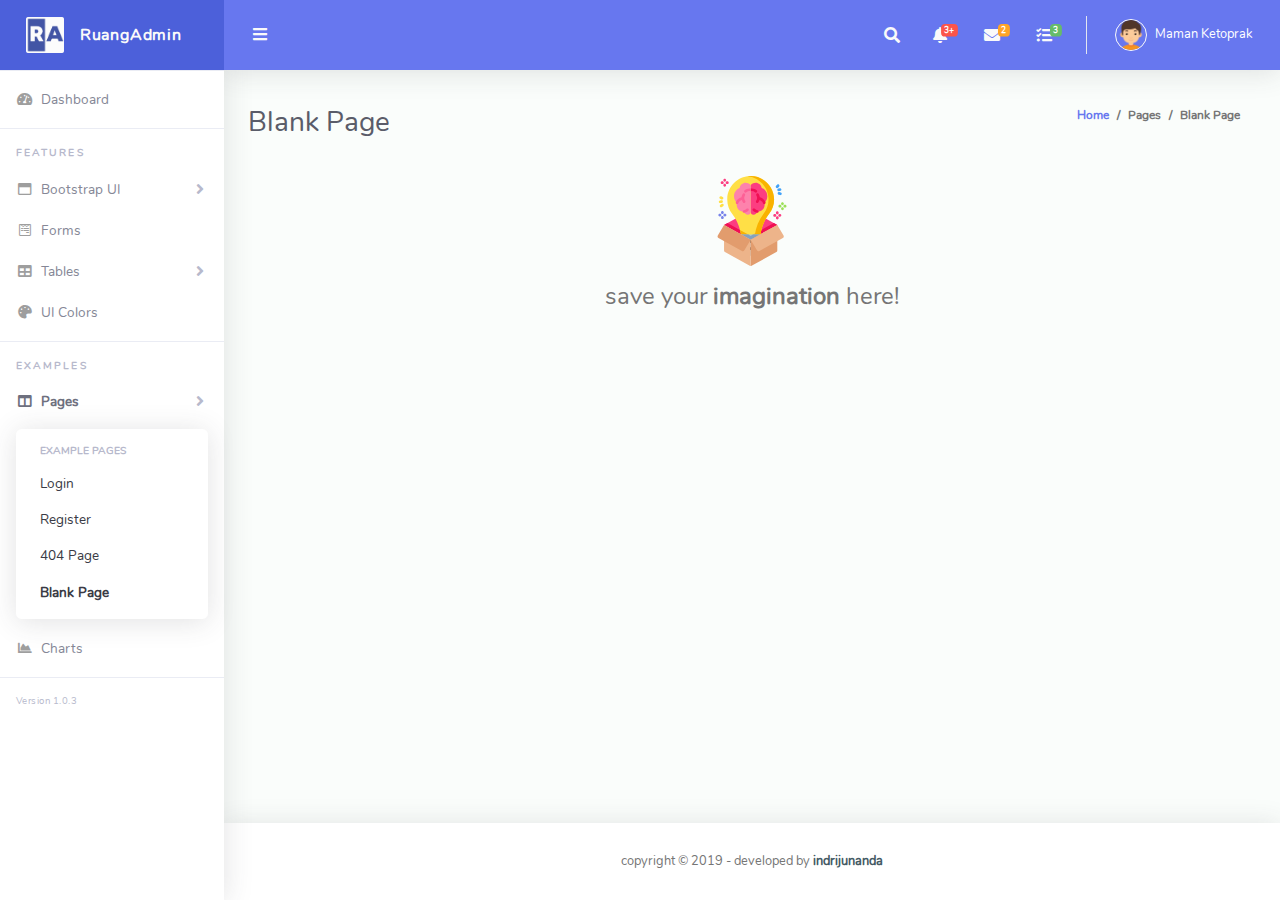
<file: admin/blank.html>
<!DOCTYPE html>
<html lang="en">

<head>
  <meta charset="utf-8">
  <meta http-equiv="X-UA-Compatible" content="IE=edge">
  <meta name="viewport" content="width=device-width, initial-scale=1, shrink-to-fit=no">
  <meta name="description" content="">
  <meta name="author" content="">
  <link href="img/logo/logo.png" rel="icon">
  <title>RuangAdmin - Blank Page</title>
  <link href="vendor/fontawesome-free/css/all.min.css" rel="stylesheet" type="text/css">
  <link href="vendor/bootstrap/css/bootstrap.min.css" rel="stylesheet" type="text/css">
  <link href="css/ruang-admin.min.css" rel="stylesheet">
</head>

<body id="page-top">
  <div id="wrapper">
    <!-- Sidebar -->
    <ul class="navbar-nav sidebar sidebar-light accordion" id="accordionSidebar">
      <a class="sidebar-brand d-flex align-items-center justify-content-center" href="index.html">
        <div class="sidebar-brand-icon">
          <img src="img/logo/logo2.png">
        </div>
        <div class="sidebar-brand-text mx-3">RuangAdmin</div>
      </a>
      <hr class="sidebar-divider my-0">
      <li class="nav-item">
        <a class="nav-link" href="index.html">
          <i class="fas fa-fw fa-tachometer-alt"></i>
          <span>Dashboard</span></a>
      </li>
      <hr class="sidebar-divider">
      <div class="sidebar-heading">
        Features
      </div>
      <li class="nav-item">
        <a class="nav-link collapsed" href="#" data-toggle="collapse" data-target="#collapseBootstrap"
          aria-expanded="true" aria-controls="collapseBootstrap">
          <i class="far fa-fw fa-window-maximize"></i>
          <span>Bootstrap UI</span>
        </a>
        <div id="collapseBootstrap" class="collapse" aria-labelledby="headingBootstrap" data-parent="#accordionSidebar">
          <div class="bg-white py-2 collapse-inner rounded">
            <h6 class="collapse-header">Bootstrap UI</h6>
            <a class="collapse-item" href="alerts.html">Alerts</a>
            <a class="collapse-item" href="buttons.html">Buttons</a>
            <a class="collapse-item" href="dropdowns.html">Dropdowns</a>
            <a class="collapse-item" href="modals.html">Modals</a>
            <a class="collapse-item" href="popovers.html">Popovers</a>
            <a class="collapse-item" href="progress-bar.html">Progress Bars</a>
          </div>
        </div>
      </li>
      <li class="nav-item">
        <a class="nav-link" href="forms.html">
          <i class="fab fa-fw fa-wpforms"></i>
          <span>Forms</span>
        </a>
      </li>
      <li class="nav-item">
        <a class="nav-link collapsed" href="#" data-toggle="collapse" data-target="#collapseTable" aria-expanded="true"
          aria-controls="collapseTable">
          <i class="fas fa-fw fa-table"></i>
          <span>Tables</span>
        </a>
        <div id="collapseTable" class="collapse" aria-labelledby="headingTable" data-parent="#accordionSidebar">
          <div class="bg-white py-2 collapse-inner rounded">
            <h6 class="collapse-header">Tables</h6>
            <a class="collapse-item" href="simple-tables.html">Simple Tables</a>
            <a class="collapse-item" href="datatables.html">DataTables</a>
          </div>
        </div>
      </li>
      <li class="nav-item">
        <a class="nav-link" href="ui-colors.html">
          <i class="fas fa-fw fa-palette"></i>
          <span>UI Colors</span>
        </a>
      </li>
      <hr class="sidebar-divider">
      <div class="sidebar-heading">
        Examples
      </div>
      <li class="nav-item active">
        <a class="nav-link collapsed" href="#" data-toggle="collapse" data-target="#collapsePage" aria-expanded="true"
          aria-controls="collapsePage">
          <i class="fas fa-fw fa-columns"></i>
          <span>Pages</span>
        </a>
        <div id="collapsePage" class="collapse show" aria-labelledby="headingPage" data-parent="#accordionSidebar">
          <div class="bg-white py-2 collapse-inner rounded">
            <h6 class="collapse-header">Example Pages</h6>
            <a class="collapse-item" href="login.html">Login</a>
            <a class="collapse-item" href="register.html">Register</a>
            <a class="collapse-item" href="404.html">404 Page</a>
            <a class="collapse-item active" href="blank.html">Blank Page</a>
          </div>
        </div>
      </li>
      <li class="nav-item">
        <a class="nav-link" href="charts.html">
          <i class="fas fa-fw fa-chart-area"></i>
          <span>Charts</span>
        </a>
      </li>
      <hr class="sidebar-divider">
      <div class="version" id="version-ruangadmin"></div>
    </ul>
    <!-- Sidebar -->
    <div id="content-wrapper" class="d-flex flex-column">
      <div id="content">
        <!-- TopBar -->
        <nav class="navbar navbar-expand navbar-light bg-navbar topbar mb-4 static-top">
          <button id="sidebarToggleTop" class="btn btn-link rounded-circle mr-3">
            <i class="fa fa-bars"></i>
          </button>
          <ul class="navbar-nav ml-auto">
            <li class="nav-item dropdown no-arrow">
              <a class="nav-link dropdown-toggle" href="#" id="searchDropdown" role="button" data-toggle="dropdown"
                aria-haspopup="true" aria-expanded="false">
                <i class="fas fa-search fa-fw"></i>
              </a>
              <div class="dropdown-menu dropdown-menu-right p-3 shadow animated--grow-in"
                aria-labelledby="searchDropdown">
                <form class="navbar-search">
                  <div class="input-group">
                    <input type="text" class="form-control bg-light border-1 small" placeholder="What do you want to look for?"
                      aria-label="Search" aria-describedby="basic-addon2" style="border-color: #3f51b5;">
                    <div class="input-group-append">
                      <button class="btn btn-primary" type="button">
                        <i class="fas fa-search fa-sm"></i>
                      </button>
                    </div>
                  </div>
                </form>
              </div>
            </li>
            <li class="nav-item dropdown no-arrow mx-1">
              <a class="nav-link dropdown-toggle" href="#" id="alertsDropdown" role="button" data-toggle="dropdown"
                aria-haspopup="true" aria-expanded="false">
                <i class="fas fa-bell fa-fw"></i>
                <span class="badge badge-danger badge-counter">3+</span>
              </a>
              <div class="dropdown-list dropdown-menu dropdown-menu-right shadow animated--grow-in"
                aria-labelledby="alertsDropdown">
                <h6 class="dropdown-header">
                  Alerts Center
                </h6>
                <a class="dropdown-item d-flex align-items-center" href="#">
                  <div class="mr-3">
                    <div class="icon-circle bg-primary">
                      <i class="fas fa-file-alt text-white"></i>
                    </div>
                  </div>
                  <div>
                    <div class="small text-gray-500">December 12, 2019</div>
                    <span class="font-weight-bold">A new monthly report is ready to download!</span>
                  </div>
                </a>
                <a class="dropdown-item d-flex align-items-center" href="#">
                  <div class="mr-3">
                    <div class="icon-circle bg-success">
                      <i class="fas fa-donate text-white"></i>
                    </div>
                  </div>
                  <div>
                    <div class="small text-gray-500">December 7, 2019</div>
                    $290.29 has been deposited into your account!
                  </div>
                </a>
                <a class="dropdown-item d-flex align-items-center" href="#">
                  <div class="mr-3">
                    <div class="icon-circle bg-warning">
                      <i class="fas fa-exclamation-triangle text-white"></i>
                    </div>
                  </div>
                  <div>
                    <div class="small text-gray-500">December 2, 2019</div>
                    Spending Alert: We've noticed unusually high spending for your account.
                  </div>
                </a>
                <a class="dropdown-item text-center small text-gray-500" href="#">Show All Alerts</a>
              </div>
            </li>
            <li class="nav-item dropdown no-arrow mx-1">
              <a class="nav-link dropdown-toggle" href="#" id="messagesDropdown" role="button" data-toggle="dropdown"
                aria-haspopup="true" aria-expanded="false">
                <i class="fas fa-envelope fa-fw"></i>
                <span class="badge badge-warning badge-counter">2</span>
              </a>
              <div class="dropdown-list dropdown-menu dropdown-menu-right shadow animated--grow-in"
                aria-labelledby="messagesDropdown">
                <h6 class="dropdown-header">
                  Message Center
                </h6>
                <a class="dropdown-item d-flex align-items-center" href="#">
                  <div class="dropdown-list-image mr-3">
                    <img class="rounded-circle" src="img/man.png" style="max-width: 60px" alt="">
                    <div class="status-indicator bg-success"></div>
                  </div>
                  <div class="font-weight-bold">
                    <div class="text-truncate">Hi there! I am wondering if you can help me with a problem I've been
                      having.</div>
                    <div class="small text-gray-500">Udin Cilok · 58m</div>
                  </div>
                </a>
                <a class="dropdown-item d-flex align-items-center" href="#">
                  <div class="dropdown-list-image mr-3">
                    <img class="rounded-circle" src="img/girl.png" style="max-width: 60px" alt="">
                    <div class="status-indicator bg-default"></div>
                  </div>
                  <div>
                    <div class="text-truncate">Am I a good boy? The reason I ask is because someone told me that people
                      say this to all dogs, even if they aren't good...</div>
                    <div class="small text-gray-500">Jaenab · 2w</div>
                  </div>
                </a>
                <a class="dropdown-item text-center small text-gray-500" href="#">Read More Messages</a>
              </div>
            </li>
            <li class="nav-item dropdown no-arrow mx-1">
              <a class="nav-link dropdown-toggle" href="#" id="messagesDropdown" role="button" data-toggle="dropdown"
                aria-haspopup="true" aria-expanded="false">
                <i class="fas fa-tasks fa-fw"></i>
                <span class="badge badge-success badge-counter">3</span>
              </a>
              <div class="dropdown-list dropdown-menu dropdown-menu-right shadow animated--grow-in"
                aria-labelledby="messagesDropdown">
                <h6 class="dropdown-header">
                  Task
                </h6>
                <a class="dropdown-item align-items-center" href="#">
                  <div class="mb-3">
                    <div class="small text-gray-500">Design Button
                      <div class="small float-right"><b>50%</b></div>
                    </div>
                    <div class="progress" style="height: 12px;">
                      <div class="progress-bar bg-success" role="progressbar" style="width: 50%" aria-valuenow="50"
                        aria-valuemin="0" aria-valuemax="100"></div>
                    </div>
                  </div>
                </a>
                <a class="dropdown-item align-items-center" href="#">
                  <div class="mb-3">
                    <div class="small text-gray-500">Make Beautiful Transitions
                      <div class="small float-right"><b>30%</b></div>
                    </div>
                    <div class="progress" style="height: 12px;">
                      <div class="progress-bar bg-warning" role="progressbar" style="width: 30%" aria-valuenow="30"
                        aria-valuemin="0" aria-valuemax="100"></div>
                    </div>
                  </div>
                </a>
                <a class="dropdown-item align-items-center" href="#">
                  <div class="mb-3">
                    <div class="small text-gray-500">Create Pie Chart
                      <div class="small float-right"><b>75%</b></div>
                    </div>
                    <div class="progress" style="height: 12px;">
                      <div class="progress-bar bg-danger" role="progressbar" style="width: 75%" aria-valuenow="75"
                        aria-valuemin="0" aria-valuemax="100"></div>
                    </div>
                  </div>
                </a>
                <a class="dropdown-item text-center small text-gray-500" href="#">View All Taks</a>
              </div>
            </li>
            <div class="topbar-divider d-none d-sm-block"></div>
            <li class="nav-item dropdown no-arrow">
              <a class="nav-link dropdown-toggle" href="#" id="userDropdown" role="button" data-toggle="dropdown"
                aria-haspopup="true" aria-expanded="false">
                <img class="img-profile rounded-circle" src="img/boy.png" style="max-width: 60px">
                <span class="ml-2 d-none d-lg-inline text-white small">Maman Ketoprak</span>
              </a>
              <div class="dropdown-menu dropdown-menu-right shadow animated--grow-in" aria-labelledby="userDropdown">
                <a class="dropdown-item" href="#">
                  <i class="fas fa-user fa-sm fa-fw mr-2 text-gray-400"></i>
                  Profile
                </a>
                <a class="dropdown-item" href="#">
                  <i class="fas fa-cogs fa-sm fa-fw mr-2 text-gray-400"></i>
                  Settings
                </a>
                <a class="dropdown-item" href="#">
                  <i class="fas fa-list fa-sm fa-fw mr-2 text-gray-400"></i>
                  Activity Log
                </a>
                <div class="dropdown-divider"></div>
                <a class="dropdown-item" href="login.html">
                  <i class="fas fa-sign-out-alt fa-sm fa-fw mr-2 text-gray-400"></i>
                  Logout
                </a>
              </div>
            </li>
          </ul>
        </nav>
        <!-- Topbar -->

        <!-- Container Fluid-->
        <div class="container-fluid" id="container-wrapper">
          <div class="d-sm-flex align-items-center justify-content-between mb-4">
            <h1 class="h3 mb-0 text-gray-800">Blank Page</h1>
            <ol class="breadcrumb">
              <li class="breadcrumb-item"><a href="./">Home</a></li>
              <li class="breadcrumb-item">Pages</li>
              <li class="breadcrumb-item active" aria-current="page">Blank Page</li>
            </ol>
          </div>

          <div class="text-center">
            <img src="img/think.svg" style="max-height: 90px">
            <h4 class="pt-3">save your <b>imagination</b> here!</h4>
          </div>


        </div>
        <!---Container Fluid-->
      </div>
      <!-- Footer -->
      <footer class="sticky-footer bg-white">
        <div class="container my-auto">
          <div class="copyright text-center my-auto">
            <span>copyright &copy; 2019 - developed by
              <b><a href="https://indrijunanda.gitlab.io/" target="_blank">indrijunanda</a></b>
            </span>
          </div>
        </div>
      </footer>
      <!-- Footer -->
    </div>
  </div>

  <!-- Scroll to top -->
  <a class="scroll-to-top rounded" href="#page-top">
    <i class="fas fa-angle-up"></i>
  </a>

  <script src="vendor/jquery/jquery.min.js"></script>
  <script src="vendor/bootstrap/js/bootstrap.bundle.min.js"></script>
  <script src="vendor/jquery-easing/jquery.easing.min.js"></script>
  <script src="js/ruang-admin.min.js"></script>

</body>

</html>
</file>
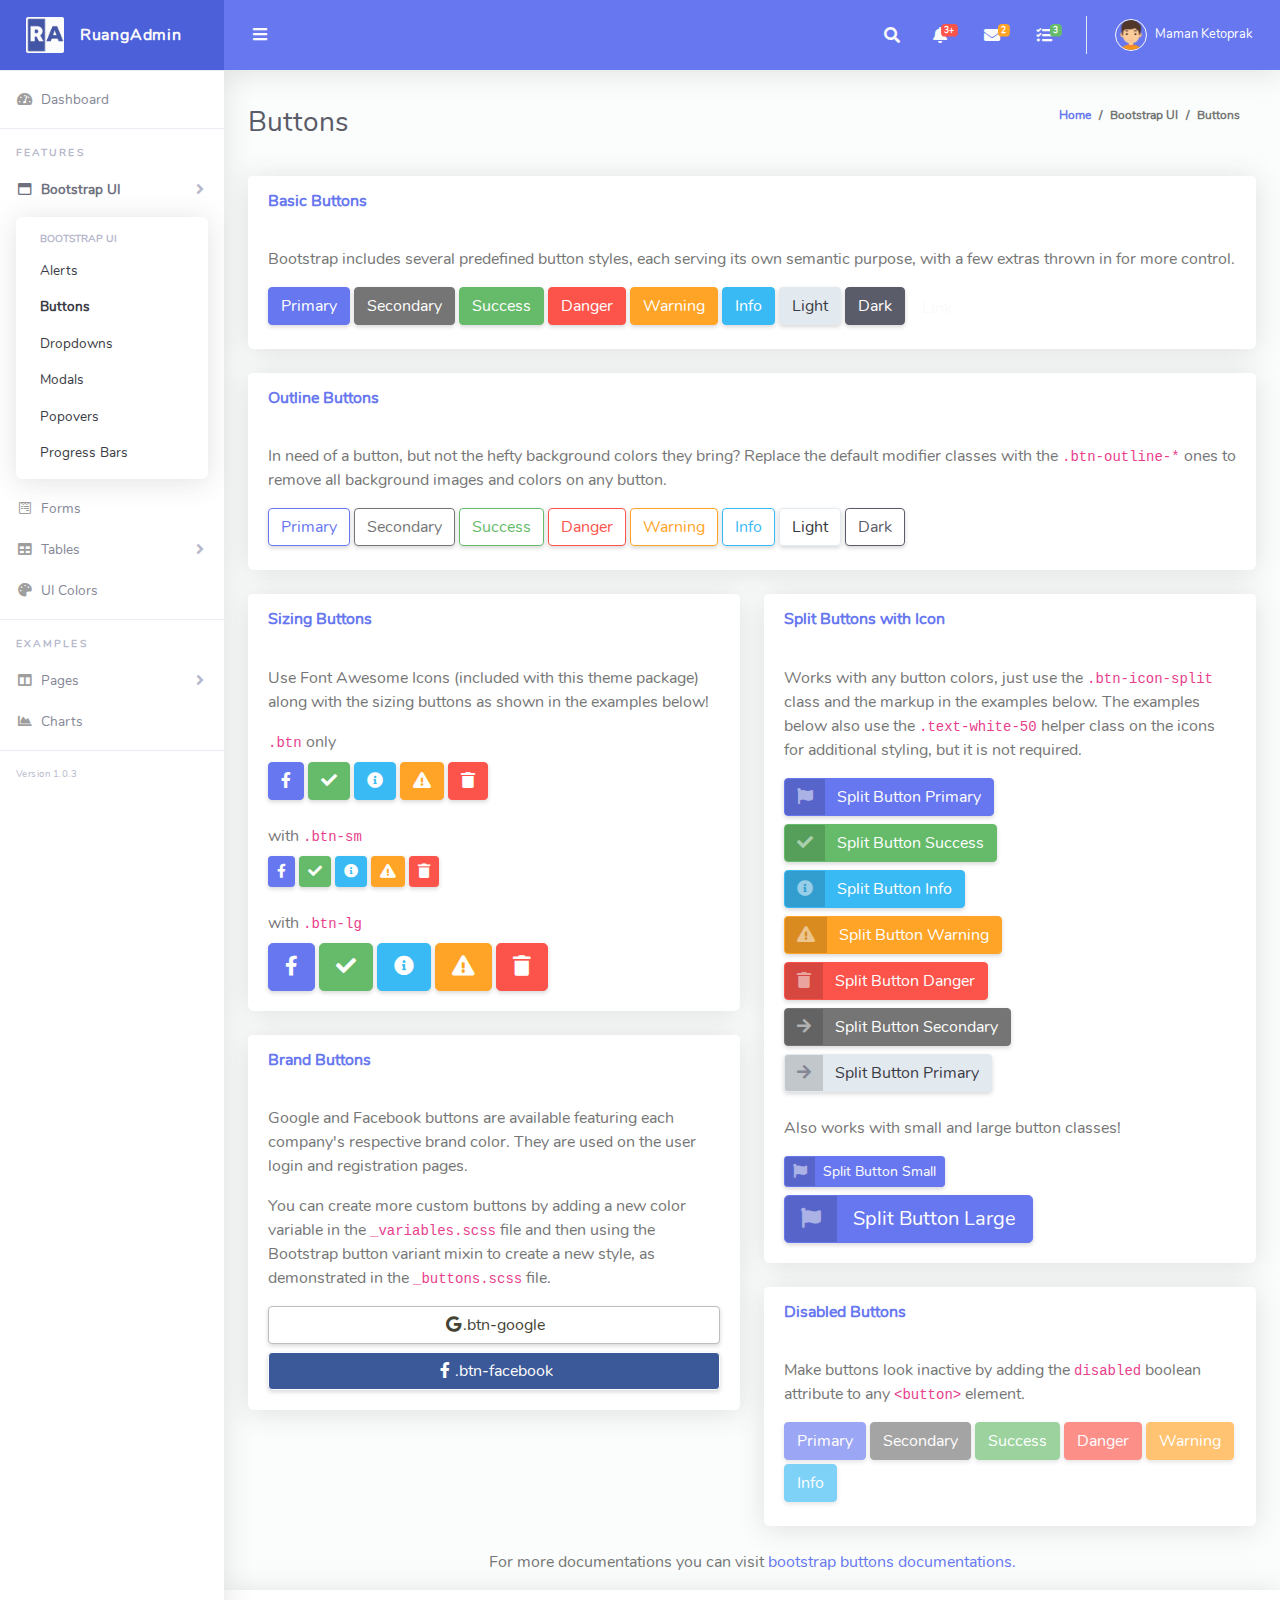
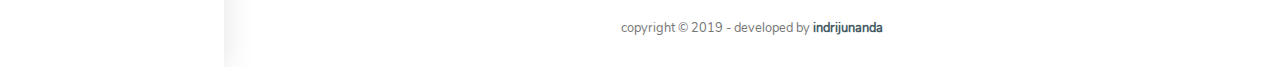
<file: admin/buttons.html>
<!DOCTYPE html>
<html lang="en">

<head>

  <meta charset="utf-8">
  <meta http-equiv="X-UA-Compatible" content="IE=edge">
  <meta name="viewport" content="width=device-width, initial-scale=1, shrink-to-fit=no">
  <meta name="description" content="">
  <meta name="author" content="">
  <link href="img/logo/logo.png" rel="icon">
  <title>RuangAdmin - Buttons</title>
  <link href="vendor/fontawesome-free/css/all.min.css" rel="stylesheet" type="text/css">
  <link href="vendor/bootstrap/css/bootstrap.min.css" rel="stylesheet" type="text/css">
  <link href="css/ruang-admin.min.css" rel="stylesheet">
</head>

<body id="page-top">
  <div id="wrapper">
    <!-- Sidebar -->
    <ul class="navbar-nav sidebar sidebar-light accordion" id="accordionSidebar">
      <a class="sidebar-brand d-flex align-items-center justify-content-center" href="index.html">
        <div class="sidebar-brand-icon">
          <img src="img/logo/logo2.png">
        </div>
        <div class="sidebar-brand-text mx-3">RuangAdmin</div>
      </a>
      <hr class="sidebar-divider my-0">
      <li class="nav-item">
        <a class="nav-link" href="index.html">
          <i class="fas fa-fw fa-tachometer-alt"></i>
          <span>Dashboard</span></a>
      </li>
      <hr class="sidebar-divider">
      <div class="sidebar-heading">
        Features
      </div>
      <li class="nav-item active">
        <a class="nav-link collapsed" href="#" data-toggle="collapse" data-target="#collapseBootstrap"
          aria-expanded="true" aria-controls="collapseBootstrap">
          <i class="far fa-fw fa-window-maximize"></i>
          <span>Bootstrap UI</span>
        </a>
        <div id="collapseBootstrap" class="collapse show" aria-labelledby="headingBootstrap"
          data-parent="#accordionSidebar">
          <div class="bg-white py-2 collapse-inner rounded">
            <h6 class="collapse-header">Bootstrap UI</h6>
            <a class="collapse-item" href="alerts.html">Alerts</a>
            <a class="collapse-item active" href="buttons.html">Buttons</a>
            <a class="collapse-item" href="dropdowns.html">Dropdowns</a>
            <a class="collapse-item" href="modals.html">Modals</a>
            <a class="collapse-item" href="popovers.html">Popovers</a>
            <a class="collapse-item" href="progress-bar.html">Progress Bars</a>
          </div>
        </div>
      </li>
      <li class="nav-item">
        <a class="nav-link" href="forms.html">
          <i class="fab fa-fw fa-wpforms"></i>
          <span>Forms</span>
        </a>
      </li>
      <li class="nav-item">
        <a class="nav-link collapsed" href="#" data-toggle="collapse" data-target="#collapseTable" aria-expanded="true"
          aria-controls="collapseTable">
          <i class="fas fa-fw fa-table"></i>
          <span>Tables</span>
        </a>
        <div id="collapseTable" class="collapse" aria-labelledby="headingTable" data-parent="#accordionSidebar">
          <div class="bg-white py-2 collapse-inner rounded">
            <h6 class="collapse-header">Tables</h6>
            <a class="collapse-item" href="simple-tables.html">Simple Tables</a>
            <a class="collapse-item" href="datatables.html">DataTables</a>
          </div>
        </div>
      </li>
      <li class="nav-item">
        <a class="nav-link" href="ui-colors.html">
          <i class="fas fa-fw fa-palette"></i>
          <span>UI Colors</span>
        </a>
      </li>
      <hr class="sidebar-divider">
      <div class="sidebar-heading">
        Examples
      </div>
      <li class="nav-item">
        <a class="nav-link collapsed" href="#" data-toggle="collapse" data-target="#collapsePage" aria-expanded="true"
          aria-controls="collapsePage">
          <i class="fas fa-fw fa-columns"></i>
          <span>Pages</span>
        </a>
        <div id="collapsePage" class="collapse" aria-labelledby="headingPage" data-parent="#accordionSidebar">
          <div class="bg-white py-2 collapse-inner rounded">
            <h6 class="collapse-header">Example Pages</h6>
            <a class="collapse-item" href="login.html">Login</a>
            <a class="collapse-item" href="register.html">Register</a>
            <a class="collapse-item" href="404.html">404 Page</a>
            <a class="collapse-item" href="blank.html">Blank Page</a>
          </div>
        </div>
      </li>
      <li class="nav-item">
        <a class="nav-link" href="charts.html">
          <i class="fas fa-fw fa-chart-area"></i>
          <span>Charts</span>
        </a>
      </li>
      <hr class="sidebar-divider">
      <div class="version" id="version-ruangadmin"></div>
    </ul>
    <!-- Sidebar -->
    <div id="content-wrapper" class="d-flex flex-column">
      <div id="content">
        <!-- TopBar -->
        <nav class="navbar navbar-expand navbar-light bg-navbar topbar mb-4 static-top">
          <button id="sidebarToggleTop" class="btn btn-link rounded-circle mr-3">
            <i class="fa fa-bars"></i>
          </button>
          <ul class="navbar-nav ml-auto">
            <li class="nav-item dropdown no-arrow">
              <a class="nav-link dropdown-toggle" href="#" id="searchDropdown" role="button" data-toggle="dropdown"
                aria-haspopup="true" aria-expanded="false">
                <i class="fas fa-search fa-fw"></i>
              </a>
              <div class="dropdown-menu dropdown-menu-right p-3 shadow animated--grow-in"
                aria-labelledby="searchDropdown">
                <form class="navbar-search">
                  <div class="input-group">
                    <input type="text" class="form-control bg-light border-1 small" placeholder="What do you want to look for?"
                      aria-label="Search" aria-describedby="basic-addon2" style="border-color: #3f51b5;">
                    <div class="input-group-append">
                      <button class="btn btn-primary" type="button">
                        <i class="fas fa-search fa-sm"></i>
                      </button>
                    </div>
                  </div>
                </form>
              </div>
            </li>
            <li class="nav-item dropdown no-arrow mx-1">
              <a class="nav-link dropdown-toggle" href="#" id="alertsDropdown" role="button" data-toggle="dropdown"
                aria-haspopup="true" aria-expanded="false">
                <i class="fas fa-bell fa-fw"></i>
                <span class="badge badge-danger badge-counter">3+</span>
              </a>
              <div class="dropdown-list dropdown-menu dropdown-menu-right shadow animated--grow-in"
                aria-labelledby="alertsDropdown">
                <h6 class="dropdown-header">
                  Alerts Center
                </h6>
                <a class="dropdown-item d-flex align-items-center" href="#">
                  <div class="mr-3">
                    <div class="icon-circle bg-primary">
                      <i class="fas fa-file-alt text-white"></i>
                    </div>
                  </div>
                  <div>
                    <div class="small text-gray-500">December 12, 2019</div>
                    <span class="font-weight-bold">A new monthly report is ready to download!</span>
                  </div>
                </a>
                <a class="dropdown-item d-flex align-items-center" href="#">
                  <div class="mr-3">
                    <div class="icon-circle bg-success">
                      <i class="fas fa-donate text-white"></i>
                    </div>
                  </div>
                  <div>
                    <div class="small text-gray-500">December 7, 2019</div>
                    $290.29 has been deposited into your account!
                  </div>
                </a>
                <a class="dropdown-item d-flex align-items-center" href="#">
                  <div class="mr-3">
                    <div class="icon-circle bg-warning">
                      <i class="fas fa-exclamation-triangle text-white"></i>
                    </div>
                  </div>
                  <div>
                    <div class="small text-gray-500">December 2, 2019</div>
                    Spending Alert: We've noticed unusually high spending for your account.
                  </div>
                </a>
                <a class="dropdown-item text-center small text-gray-500" href="#">Show All Alerts</a>
              </div>
            </li>
            <li class="nav-item dropdown no-arrow mx-1">
              <a class="nav-link dropdown-toggle" href="#" id="messagesDropdown" role="button" data-toggle="dropdown"
                aria-haspopup="true" aria-expanded="false">
                <i class="fas fa-envelope fa-fw"></i>
                <span class="badge badge-warning badge-counter">2</span>
              </a>
              <div class="dropdown-list dropdown-menu dropdown-menu-right shadow animated--grow-in"
                aria-labelledby="messagesDropdown">
                <h6 class="dropdown-header">
                  Message Center
                </h6>
                <a class="dropdown-item d-flex align-items-center" href="#">
                  <div class="dropdown-list-image mr-3">
                    <img class="rounded-circle" src="img/man.png" style="max-width: 60px" alt="">
                    <div class="status-indicator bg-success"></div>
                  </div>
                  <div class="font-weight-bold">
                    <div class="text-truncate">Hi there! I am wondering if you can help me with a problem I've been
                      having.</div>
                    <div class="small text-gray-500">Udin Cilok · 58m</div>
                  </div>
                </a>
                <a class="dropdown-item d-flex align-items-center" href="#">
                  <div class="dropdown-list-image mr-3">
                    <img class="rounded-circle" src="img/girl.png" style="max-width: 60px" alt="">
                    <div class="status-indicator bg-default"></div>
                  </div>
                  <div>
                    <div class="text-truncate">Am I a good boy? The reason I ask is because someone told me that people
                      say this to all dogs, even if they aren't good...</div>
                    <div class="small text-gray-500">Jaenab · 2w</div>
                  </div>
                </a>
                <a class="dropdown-item text-center small text-gray-500" href="#">Read More Messages</a>
              </div>
            </li>
            <li class="nav-item dropdown no-arrow mx-1">
              <a class="nav-link dropdown-toggle" href="#" id="messagesDropdown" role="button" data-toggle="dropdown"
                aria-haspopup="true" aria-expanded="false">
                <i class="fas fa-tasks fa-fw"></i>
                <span class="badge badge-success badge-counter">3</span>
              </a>
              <div class="dropdown-list dropdown-menu dropdown-menu-right shadow animated--grow-in"
                aria-labelledby="messagesDropdown">
                <h6 class="dropdown-header">
                  Task
                </h6>
                <a class="dropdown-item align-items-center" href="#">
                  <div class="mb-3">
                    <div class="small text-gray-500">Design Button
                      <div class="small float-right"><b>50%</b></div>
                    </div>
                    <div class="progress" style="height: 12px;">
                      <div class="progress-bar bg-success" role="progressbar" style="width: 50%" aria-valuenow="50"
                        aria-valuemin="0" aria-valuemax="100"></div>
                    </div>
                  </div>
                </a>
                <a class="dropdown-item align-items-center" href="#">
                  <div class="mb-3">
                    <div class="small text-gray-500">Make Beautiful Transitions
                      <div class="small float-right"><b>30%</b></div>
                    </div>
                    <div class="progress" style="height: 12px;">
                      <div class="progress-bar bg-warning" role="progressbar" style="width: 30%" aria-valuenow="30"
                        aria-valuemin="0" aria-valuemax="100"></div>
                    </div>
                  </div>
                </a>
                <a class="dropdown-item align-items-center" href="#">
                  <div class="mb-3">
                    <div class="small text-gray-500">Create Pie Chart
                      <div class="small float-right"><b>75%</b></div>
                    </div>
                    <div class="progress" style="height: 12px;">
                      <div class="progress-bar bg-danger" role="progressbar" style="width: 75%" aria-valuenow="75"
                        aria-valuemin="0" aria-valuemax="100"></div>
                    </div>
                  </div>
                </a>
                <a class="dropdown-item text-center small text-gray-500" href="#">View All Taks</a>
              </div>
            </li>
            <div class="topbar-divider d-none d-sm-block"></div>
            <li class="nav-item dropdown no-arrow">
              <a class="nav-link dropdown-toggle" href="#" id="userDropdown" role="button" data-toggle="dropdown"
                aria-haspopup="true" aria-expanded="false">
                <img class="img-profile rounded-circle" src="img/boy.png" style="max-width: 60px">
                <span class="ml-2 d-none d-lg-inline text-white small">Maman Ketoprak</span>
              </a>
              <div class="dropdown-menu dropdown-menu-right shadow animated--grow-in" aria-labelledby="userDropdown">
                <a class="dropdown-item" href="#">
                  <i class="fas fa-user fa-sm fa-fw mr-2 text-gray-400"></i>
                  Profile
                </a>
                <a class="dropdown-item" href="#">
                  <i class="fas fa-cogs fa-sm fa-fw mr-2 text-gray-400"></i>
                  Settings
                </a>
                <a class="dropdown-item" href="#">
                  <i class="fas fa-list fa-sm fa-fw mr-2 text-gray-400"></i>
                  Activity Log
                </a>
                <div class="dropdown-divider"></div>
                <a class="dropdown-item" href="login.html">
                  <i class="fas fa-sign-out-alt fa-sm fa-fw mr-2 text-gray-400"></i>
                  Logout
                </a>
              </div>
            </li>
          </ul>
        </nav>
        <!-- Topbar -->
        <!-- Container Fluid -->
        <div class="container-fluid" id="container-wrapper">
          <div class="d-sm-flex align-items-center justify-content-between mb-4">
            <h1 class="h3 mb-0 text-gray-800">Buttons</h1>
            <ol class="breadcrumb">
              <li class="breadcrumb-item"><a href="./">Home</a></li>
              <li class="breadcrumb-item">Bootstrap UI</li>
              <li class="breadcrumb-item active" aria-current="page">Buttons</li>
            </ol>
          </div>

          <!-- row -->
          <div class="row">
            <!-- Basic Button -->
            <div class="col-lg-12">
              <div class="card mb-4">
                <div class="card-header py-3">
                  <h6 class="m-0 font-weight-bold text-primary">Basic Buttons</h6>
                </div>
                <div class="card-body">
                  <p>Bootstrap includes several predefined button styles, each serving its own
                    semantic purpose, with a
                    few extras thrown in for more control.</p>
                  <button type="button" class="btn btn-primary mb-1">Primary</button>
                  <button type="button" class="btn btn-secondary mb-1">Secondary</button>
                  <button type="button" class="btn btn-success mb-1">Success</button>
                  <button type="button" class="btn btn-danger mb-1">Danger</button>
                  <button type="button" class="btn btn-warning mb-1">Warning</button>
                  <button type="button" class="btn btn-info mb-1">Info</button>
                  <button type="button" class="btn btn-light mb-1">Light</button>
                  <button type="button" class="btn btn-dark mb-1">Dark</button>
                  <button type="button" class="btn btn-link">Link</button>
                </div>
              </div>
            </div>

            <!-- Outline Buttons -->
            <div class="col-lg-12">
              <div class="card mb-4">
                <div class="card-header py-3">
                  <h6 class="m-0 font-weight-bold text-primary">Outline Buttons</h6>
                </div>
                <div class="card-body">
                  <p>In need of a button, but not the hefty background colors they bring? Replace the
                    default modifier
                    classes with the <code class="highlighter-rouge">.btn-outline-*</code> ones to
                    remove all background
                    images and colors on any button.</p>
                  <button type="button" class="btn btn-outline-primary mb-1">Primary</button>
                  <button type="button" class="btn btn-outline-secondary mb-1">Secondary</button>
                  <button type="button" class="btn btn-outline-success mb-1">Success</button>
                  <button type="button" class="btn btn-outline-danger mb-1">Danger</button>
                  <button type="button" class="btn btn-outline-warning mb-1">Warning</button>
                  <button type="button" class="btn btn-outline-info mb-1">Info</button>
                  <button type="button" class="btn btn-outline-light mb-1">Light</button>
                  <button type="button" class="btn btn-outline-dark mb-1">Dark</button>
                </div>
              </div>
            </div>

            <div class="col-lg-6">
              <!-- Sizing Buttons -->
              <div class="card mb-4">
                <div class="card-header py-3">
                  <h6 class="m-0 font-weight-bold text-primary">Sizing Buttons</h6>
                </div>
                <div class="card-body">
                  <p>Use Font Awesome Icons (included with this theme package) along with the sizing buttons as shown in
                    the examples below!</p>
                  <!-- Buttons (Default) -->
                  <div class="mb-2">
                    <code>.btn</code> only
                  </div>
                  <a href="#" class="btn btn-primary">
                    <i class="fab fa-facebook-f"></i>
                  </a>
                  <a href="#" class="btn btn-success">
                    <i class="fas fa-check"></i>
                  </a>
                  <a href="#" class="btn btn-info">
                    <i class="fas fa-info-circle"></i>
                  </a>
                  <a href="#" class="btn btn-warning">
                    <i class="fas fa-exclamation-triangle"></i>
                  </a>
                  <a href="#" class="btn btn-danger">
                    <i class="fas fa-trash"></i>
                  </a>
                  <!-- Buttons (Small) -->
                  <div class="mt-4 mb-2">
                    with <code>.btn-sm</code>
                  </div>
                  <a href="#" class="btn btn-primary btn-sm">
                    <i class="fab fa-facebook-f"></i>
                  </a>
                  <a href="#" class="btn btn-success btn-sm">
                    <i class="fas fa-check"></i>
                  </a>
                  <a href="#" class="btn btn-info btn-sm">
                    <i class="fas fa-info-circle"></i>
                  </a>
                  <a href="#" class="btn btn-warning btn-sm">
                    <i class="fas fa-exclamation-triangle"></i>
                  </a>
                  <a href="#" class="btn btn-danger btn-sm">
                    <i class="fas fa-trash"></i>
                  </a>
                  <!-- Buttons (Large) -->
                  <div class="mt-4 mb-2">
                    with <code>.btn-lg</code>
                  </div>
                  <a href="#" class="btn btn-primary btn-lg">
                    <i class="fab fa-facebook-f"></i>
                  </a>
                  <a href="#" class="btn btn-success btn-lg">
                    <i class="fas fa-check"></i>
                  </a>
                  <a href="#" class="btn btn-info btn-lg">
                    <i class="fas fa-info-circle"></i>
                  </a>
                  <a href="#" class="btn btn-warning btn-lg">
                    <i class="fas fa-exclamation-triangle"></i>
                  </a>
                  <a href="#" class="btn btn-danger btn-lg">
                    <i class="fas fa-trash"></i>
                  </a>
                </div>
              </div>
              <!-- Brand Buttons -->
              <div class="card mb-4">
                <div class="card-header py-3">
                  <h6 class="m-0 font-weight-bold text-primary">Brand Buttons</h6>
                </div>
                <div class="card-body">
                  <p>Google and Facebook buttons are available featuring each company's respective
                    brand color. They are used on the user login and registration pages.</p>
                  <p>You can create more custom buttons by adding a new color variable in the
                    <code>_variables.scss</code> file and then using the Bootstrap button variant mixin to create a new
                    style, as demonstrated in the <code>_buttons.scss</code> file.</p>
                  <a href="#" class="btn btn-google btn-block"><i class="fab fa-google fa-fw"></i>.btn-google</a>
                  <a href="#" class="btn btn-facebook btn-block"><i
                      class="fab fa-facebook-f fa-fw"></i>.btn-facebook</a>
                </div>
              </div>
            </div>
            <!-- Split Buttons with Icon -->
            <div class="col-lg-6">
              <div class="card mb-4">
                <div class="card-header py-3">
                  <h6 class="m-0 font-weight-bold text-primary">Split Buttons with Icon</h6>
                </div>
                <div class="card-body">
                  <p>Works with any button colors, just use the <code>.btn-icon-split</code> class and
                    the markup in the
                    examples below. The examples below also use the <code>.text-white-50</code>
                    helper class on the
                    icons for additional styling, but it is not required.</p>
                  <a href="#" class="btn btn-primary btn-icon-split">
                    <span class="icon text-white-50">
                      <i class="fas fa-flag"></i>
                    </span>
                    <span class="text">Split Button Primary</span>
                  </a>
                  <div class="my-2"></div>
                  <a href="#" class="btn btn-success btn-icon-split">
                    <span class="icon text-white-50">
                      <i class="fas fa-check"></i>
                    </span>
                    <span class="text">Split Button Success</span>
                  </a>
                  <div class="my-2"></div>
                  <a href="#" class="btn btn-info btn-icon-split">
                    <span class="icon text-white-50">
                      <i class="fas fa-info-circle"></i>
                    </span>
                    <span class="text">Split Button Info</span>
                  </a>
                  <div class="my-2"></div>
                  <a href="#" class="btn btn-warning btn-icon-split">
                    <span class="icon text-white-50">
                      <i class="fas fa-exclamation-triangle"></i>
                    </span>
                    <span class="text">Split Button Warning</span>
                  </a>
                  <div class="my-2"></div>
                  <a href="#" class="btn btn-danger btn-icon-split">
                    <span class="icon text-white-50">
                      <i class="fas fa-trash"></i>
                    </span>
                    <span class="text">Split Button Danger</span>
                  </a>
                  <div class="my-2"></div>
                  <a href="#" class="btn btn-secondary btn-icon-split">
                    <span class="icon text-white-50">
                      <i class="fas fa-arrow-right"></i>
                    </span>
                    <span class="text">Split Button Secondary</span>
                  </a>
                  <div class="my-2"></div>
                  <a href="#" class="btn btn-light btn-icon-split">
                    <span class="icon text-gray-600">
                      <i class="fas fa-arrow-right"></i>
                    </span>
                    <span class="text">Split Button Primary</span>
                  </a>
                  <div class="mb-4"></div>
                  <p>Also works with small and large button classes!</p>
                  <a href="#" class="btn btn-primary btn-icon-split btn-sm">
                    <span class="icon text-white-50">
                      <i class="fas fa-flag"></i>
                    </span>
                    <span class="text">Split Button Small</span>
                  </a>
                  <div class="my-2"></div>
                  <a href="#" class="btn btn-primary btn-icon-split btn-lg">
                    <span class="icon text-white-50">
                      <i class="fas fa-flag"></i>
                    </span>
                    <span class="text">Split Button Large</span>
                  </a>
                </div>
              </div>
              <!-- Disabled Buttons -->
              <div class="card mb-4">
                <div class="card-header py-3">
                  <h6 class="m-0 font-weight-bold text-primary">Disabled Buttons</h6>
                </div>
                <div class="card-body">
                  <p>Make buttons look inactive by adding the <code class="highlighter-rouge">disabled</code> boolean
                    attribute to any <code class="highlighter-rouge">&lt;button&gt;</code> element.
                  </p>
                  <button type="button" class="btn btn-primary mb-1" disabled>Primary</button>
                  <button type="button" class="btn btn-secondary mb-1" disabled>Secondary</button>
                  <button type="button" class="btn btn-success mb-1" disabled>Success</button>
                  <button type="button" class="btn btn-danger mb-1" disabled>Danger</button>
                  <button type="button" class="btn btn-warning mb-1" disabled>Warning</button>
                  <button type="button" class="btn btn-info mb-1" disabled>Info</button>
                </div>
              </div>
            </div>
          </div>
          <!-- Row -->
          <!-- Documentations Link -->
          <div class="row">
            <div class="col-lg-12 text-center">
              <p>For more documentations you can visit<a href="https://getbootstrap.com/docs/4.3/components/buttons/"
                  target="_blank">
                  bootstrap buttons documentations.</a></p>
            </div>
          </div>
        </div>
        <!-- Container Fluid -->
      </div>
      <!-- Footer -->
      <footer class="sticky-footer bg-white">
        <div class="container my-auto">
          <div class="copyright text-center my-auto">
            <span>copyright &copy; 2019 - developed by <b><a href="https://indrijunanda.gitlab.io/"
                  target="_blank">indrijunanda</a></b> </span>
          </div>
        </div>
      </footer>
    </div>
  </div>
  <!-- scroll to top -->
  <a class="scroll-to-top rounded" href="#page-top">
    <i class="fas fa-angle-up"></i>
  </a>
  <script src="vendor/jquery/jquery.min.js"></script>
  <script src="vendor/bootstrap/js/bootstrap.bundle.min.js"></script>
  <script src="vendor/jquery-easing/jquery.easing.min.js"></script>
  <script src="js/ruang-admin.min.js"></script>
</body>

</html>
</file>
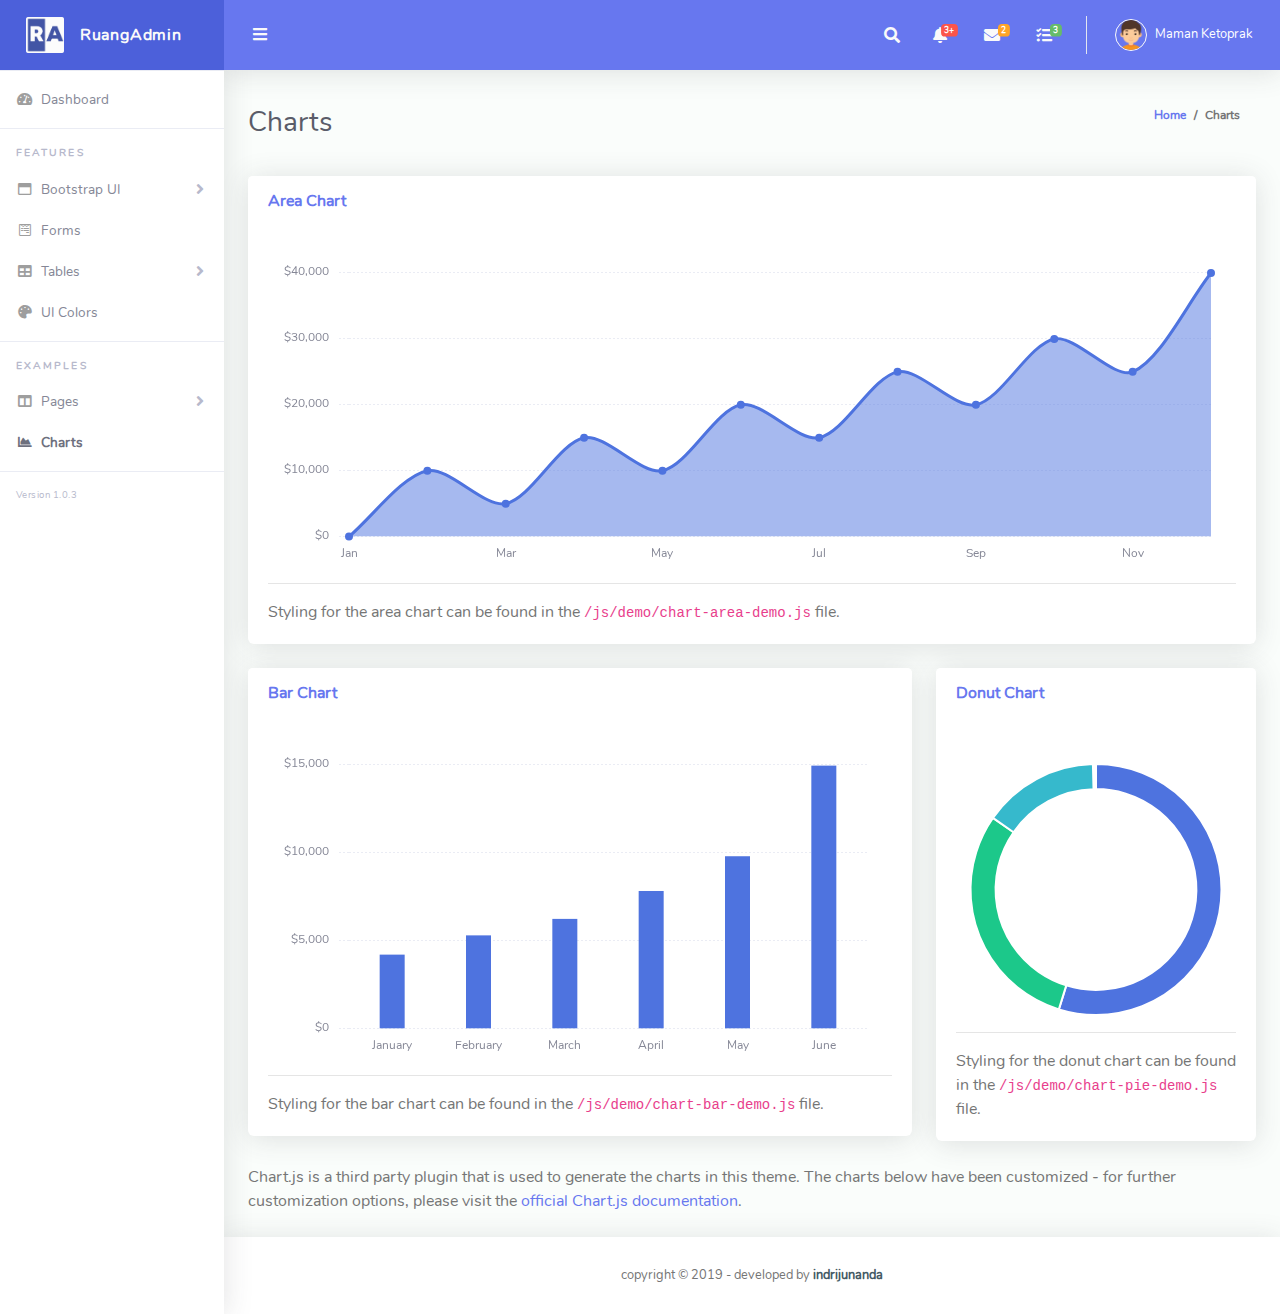
<file: admin/charts.html>
<!DOCTYPE html>
<html lang="en">

<head>
  <meta charset="utf-8">
  <meta http-equiv="X-UA-Compatible" content="IE=edge">
  <meta name="viewport" content="width=device-width, initial-scale=1, shrink-to-fit=no">
  <meta name="description" content="">
  <meta name="author" content="">
  <link href="img/logo/logo.png" rel="icon">
  <title>RuangAdmin - Charts</title>
  <link href="vendor/fontawesome-free/css/all.min.css" rel="stylesheet" type="text/css">
  <link href="vendor/bootstrap/css/bootstrap.min.css" rel="stylesheet" type="text/css">
  <link href="css/ruang-admin.min.css" rel="stylesheet">
</head>

<body id="page-top">
  <div id="wrapper">
    <!-- Sidebar -->
    <ul class="navbar-nav sidebar sidebar-light accordion" id="accordionSidebar">
      <a class="sidebar-brand d-flex align-items-center justify-content-center" href="index.html">
        <div class="sidebar-brand-icon">
          <img src="img/logo/logo2.png">
        </div>
        <div class="sidebar-brand-text mx-3">RuangAdmin</div>
      </a>
      <hr class="sidebar-divider my-0">
      <li class="nav-item">
        <a class="nav-link" href="index.html">
          <i class="fas fa-fw fa-tachometer-alt"></i>
          <span>Dashboard</span></a>
      </li>
      <hr class="sidebar-divider">
      <div class="sidebar-heading">
        Features
      </div>
      <li class="nav-item">
        <a class="nav-link collapsed" href="#" data-toggle="collapse" data-target="#collapseBootstrap"
          aria-expanded="true" aria-controls="collapseBootstrap">
          <i class="far fa-fw fa-window-maximize"></i>
          <span>Bootstrap UI</span>
        </a>
        <div id="collapseBootstrap" class="collapse" aria-labelledby="headingBootstrap" data-parent="#accordionSidebar">
          <div class="bg-white py-2 collapse-inner rounded">
            <h6 class="collapse-header">Bootstrap UI</h6>
            <a class="collapse-item" href="alerts.html">Alerts</a>
            <a class="collapse-item" href="buttons.html">Buttons</a>
            <a class="collapse-item" href="dropdowns.html">Dropdowns</a>
            <a class="collapse-item" href="modals.html">Modals</a>
            <a class="collapse-item" href="popovers.html">Popovers</a>
            <a class="collapse-item" href="progress-bar.html">Progress Bars</a>
          </div>
        </div>
      </li>
      <li class="nav-item">
        <a class="nav-link" href="forms.html">
          <i class="fab fa-fw fa-wpforms"></i>
          <span>Forms</span>
        </a>
      </li>
      <li class="nav-item">
        <a class="nav-link collapsed" href="#" data-toggle="collapse" data-target="#collapseTable" aria-expanded="true"
          aria-controls="collapseTable">
          <i class="fas fa-fw fa-table"></i>
          <span>Tables</span>
        </a>
        <div id="collapseTable" class="collapse" aria-labelledby="headingTable" data-parent="#accordionSidebar">
          <div class="bg-white py-2 collapse-inner rounded">
            <h6 class="collapse-header">Tables</h6>
            <a class="collapse-item" href="simple-tables.html">Simple Tables</a>
            <a class="collapse-item" href="datatables.html">DataTables</a>
          </div>
        </div>
      </li>
      <li class="nav-item">
        <a class="nav-link" href="ui-colors.html">
          <i class="fas fa-fw fa-palette"></i>
          <span>UI Colors</span>
        </a>
      </li>
      <hr class="sidebar-divider">
      <div class="sidebar-heading">
        Examples
      </div>
      <li class="nav-item">
        <a class="nav-link collapsed" href="#" data-toggle="collapse" data-target="#collapsePage" aria-expanded="true"
          aria-controls="collapsePage">
          <i class="fas fa-fw fa-columns"></i>
          <span>Pages</span>
        </a>
        <div id="collapsePage" class="collapse" aria-labelledby="headingPage" data-parent="#accordionSidebar">
          <div class="bg-white py-2 collapse-inner rounded">
            <h6 class="collapse-header">Example Pages</h6>
            <a class="collapse-item" href="login.html">Login</a>
            <a class="collapse-item" href="register.html">Register</a>
            <a class="collapse-item" href="404.html">404 Page</a>
            <a class="collapse-item" href="blank.html">Blank Page</a>
          </div>
        </div>
      </li>
      <li class="nav-item active">
        <a class="nav-link" href="charts.html">
          <i class="fas fa-fw fa-chart-area"></i>
          <span>Charts</span>
        </a>
      </li>
      <hr class="sidebar-divider">
      <div class="version" id="version-ruangadmin"></div>
    </ul>
    <!-- Sidebar -->
    <div id="content-wrapper" class="d-flex flex-column">
      <div id="content">
        <!-- TopBar -->
        <nav class="navbar navbar-expand navbar-light bg-navbar topbar mb-4 static-top">
          <button id="sidebarToggleTop" class="btn btn-link rounded-circle mr-3">
            <i class="fa fa-bars"></i>
          </button>
          <ul class="navbar-nav ml-auto">
            <li class="nav-item dropdown no-arrow">
              <a class="nav-link dropdown-toggle" href="#" id="searchDropdown" role="button" data-toggle="dropdown"
                aria-haspopup="true" aria-expanded="false">
                <i class="fas fa-search fa-fw"></i>
              </a>
              <div class="dropdown-menu dropdown-menu-right p-3 shadow animated--grow-in"
                aria-labelledby="searchDropdown">
                <form class="navbar-search">
                  <div class="input-group">
                    <input type="text" class="form-control bg-light border-1 small" placeholder="What do you want to look for?"
                      aria-label="Search" aria-describedby="basic-addon2" style="border-color: #3f51b5;">
                    <div class="input-group-append">
                      <button class="btn btn-primary" type="button">
                        <i class="fas fa-search fa-sm"></i>
                      </button>
                    </div>
                  </div>
                </form>
              </div>
            </li>
            <li class="nav-item dropdown no-arrow mx-1">
              <a class="nav-link dropdown-toggle" href="#" id="alertsDropdown" role="button" data-toggle="dropdown"
                aria-haspopup="true" aria-expanded="false">
                <i class="fas fa-bell fa-fw"></i>
                <span class="badge badge-danger badge-counter">3+</span>
              </a>
              <div class="dropdown-list dropdown-menu dropdown-menu-right shadow animated--grow-in"
                aria-labelledby="alertsDropdown">
                <h6 class="dropdown-header">
                  Alerts Center
                </h6>
                <a class="dropdown-item d-flex align-items-center" href="#">
                  <div class="mr-3">
                    <div class="icon-circle bg-primary">
                      <i class="fas fa-file-alt text-white"></i>
                    </div>
                  </div>
                  <div>
                    <div class="small text-gray-500">December 12, 2019</div>
                    <span class="font-weight-bold">A new monthly report is ready to download!</span>
                  </div>
                </a>
                <a class="dropdown-item d-flex align-items-center" href="#">
                  <div class="mr-3">
                    <div class="icon-circle bg-success">
                      <i class="fas fa-donate text-white"></i>
                    </div>
                  </div>
                  <div>
                    <div class="small text-gray-500">December 7, 2019</div>
                    $290.29 has been deposited into your account!
                  </div>
                </a>
                <a class="dropdown-item d-flex align-items-center" href="#">
                  <div class="mr-3">
                    <div class="icon-circle bg-warning">
                      <i class="fas fa-exclamation-triangle text-white"></i>
                    </div>
                  </div>
                  <div>
                    <div class="small text-gray-500">December 2, 2019</div>
                    Spending Alert: We've noticed unusually high spending for your account.
                  </div>
                </a>
                <a class="dropdown-item text-center small text-gray-500" href="#">Show All Alerts</a>
              </div>
            </li>
            <li class="nav-item dropdown no-arrow mx-1">
              <a class="nav-link dropdown-toggle" href="#" id="messagesDropdown" role="button" data-toggle="dropdown"
                aria-haspopup="true" aria-expanded="false">
                <i class="fas fa-envelope fa-fw"></i>
                <span class="badge badge-warning badge-counter">2</span>
              </a>
              <div class="dropdown-list dropdown-menu dropdown-menu-right shadow animated--grow-in"
                aria-labelledby="messagesDropdown">
                <h6 class="dropdown-header">
                  Message Center
                </h6>
                <a class="dropdown-item d-flex align-items-center" href="#">
                  <div class="dropdown-list-image mr-3">
                    <img class="rounded-circle" src="img/man.png" style="max-width: 60px" alt="">
                    <div class="status-indicator bg-success"></div>
                  </div>
                  <div class="font-weight-bold">
                    <div class="text-truncate">Hi there! I am wondering if you can help me with a problem I've been
                      having.</div>
                    <div class="small text-gray-500">Udin Cilok · 58m</div>
                  </div>
                </a>
                <a class="dropdown-item d-flex align-items-center" href="#">
                  <div class="dropdown-list-image mr-3">
                    <img class="rounded-circle" src="img/girl.png" style="max-width: 60px" alt="">
                    <div class="status-indicator bg-default"></div>
                  </div>
                  <div>
                    <div class="text-truncate">Am I a good boy? The reason I ask is because someone told me that people
                      say this to all dogs, even if they aren't good...</div>
                    <div class="small text-gray-500">Jaenab · 2w</div>
                  </div>
                </a>
                <a class="dropdown-item text-center small text-gray-500" href="#">Read More Messages</a>
              </div>
            </li>
            <li class="nav-item dropdown no-arrow mx-1">
              <a class="nav-link dropdown-toggle" href="#" id="messagesDropdown" role="button" data-toggle="dropdown"
                aria-haspopup="true" aria-expanded="false">
                <i class="fas fa-tasks fa-fw"></i>
                <span class="badge badge-success badge-counter">3</span>
              </a>
              <div class="dropdown-list dropdown-menu dropdown-menu-right shadow animated--grow-in"
                aria-labelledby="messagesDropdown">
                <h6 class="dropdown-header">
                  Task
                </h6>
                <a class="dropdown-item align-items-center" href="#">
                  <div class="mb-3">
                    <div class="small text-gray-500">Design Button
                      <div class="small float-right"><b>50%</b></div>
                    </div>
                    <div class="progress" style="height: 12px;">
                      <div class="progress-bar bg-success" role="progressbar" style="width: 50%" aria-valuenow="50"
                        aria-valuemin="0" aria-valuemax="100"></div>
                    </div>
                  </div>
                </a>
                <a class="dropdown-item align-items-center" href="#">
                  <div class="mb-3">
                    <div class="small text-gray-500">Make Beautiful Transitions
                      <div class="small float-right"><b>30%</b></div>
                    </div>
                    <div class="progress" style="height: 12px;">
                      <div class="progress-bar bg-warning" role="progressbar" style="width: 30%" aria-valuenow="30"
                        aria-valuemin="0" aria-valuemax="100"></div>
                    </div>
                  </div>
                </a>
                <a class="dropdown-item align-items-center" href="#">
                  <div class="mb-3">
                    <div class="small text-gray-500">Create Pie Chart
                      <div class="small float-right"><b>75%</b></div>
                    </div>
                    <div class="progress" style="height: 12px;">
                      <div class="progress-bar bg-danger" role="progressbar" style="width: 75%" aria-valuenow="75"
                        aria-valuemin="0" aria-valuemax="100"></div>
                    </div>
                  </div>
                </a>
                <a class="dropdown-item text-center small text-gray-500" href="#">View All Taks</a>
              </div>
            </li>
            <div class="topbar-divider d-none d-sm-block"></div>
            <li class="nav-item dropdown no-arrow">
              <a class="nav-link dropdown-toggle" href="#" id="userDropdown" role="button" data-toggle="dropdown"
                aria-haspopup="true" aria-expanded="false">
                <img class="img-profile rounded-circle" src="img/boy.png" style="max-width: 60px">
                <span class="ml-2 d-none d-lg-inline text-white small">Maman Ketoprak</span>
              </a>
              <div class="dropdown-menu dropdown-menu-right shadow animated--grow-in" aria-labelledby="userDropdown">
                <a class="dropdown-item" href="#">
                  <i class="fas fa-user fa-sm fa-fw mr-2 text-gray-400"></i>
                  Profile
                </a>
                <a class="dropdown-item" href="#">
                  <i class="fas fa-cogs fa-sm fa-fw mr-2 text-gray-400"></i>
                  Settings
                </a>
                <a class="dropdown-item" href="#">
                  <i class="fas fa-list fa-sm fa-fw mr-2 text-gray-400"></i>
                  Activity Log
                </a>
                <div class="dropdown-divider"></div>
                <a class="dropdown-item" href="login.html">
                  <i class="fas fa-sign-out-alt fa-sm fa-fw mr-2 text-gray-400"></i>
                  Logout
                </a>
              </div>
            </li>
          </ul>
        </nav>
        <!-- Topbar -->
        <!-- Container Fluid-->
        <div class="container-fluid" id="container-wrapper">
          <div class="d-sm-flex align-items-center justify-content-between mb-4">
            <h1 class="h3 mb-0 text-gray-800">Charts</h1>
            <ol class="breadcrumb">
              <li class="breadcrumb-item"><a href="./">Home</a></li>
              <li class="breadcrumb-item active" aria-current="page">Charts</li>
            </ol>
          </div>
          <!-- Row -->
          <div class="row">
            <!-- Area Charts -->
            <div class="col-lg-12">
              <div class="card mb-4">
                <div class="card-header py-3 d-flex flex-row align-items-center justify-content-between">
                  <h6 class="m-0 font-weight-bold text-primary">Area Chart</h6>
                </div>
                <div class="card-body">
                  <div class="chart-area">
                    <canvas id="myAreaChart"></canvas>
                  </div>
                  <hr>
                  Styling for the area chart can be found in the
                  <code>/js/demo/chart-area-demo.js</code> file.
                </div>
              </div>
            </div>
            <!-- Bar Chart -->
            <div class="col-lg-8">
              <div class="card shadow mb-4">
                <div class="card-header py-3">
                  <h6 class="m-0 font-weight-bold text-primary">Bar Chart</h6>
                </div>
                <div class="card-body">
                  <div class="chart-bar">
                    <canvas id="myBarChart"></canvas>
                  </div>
                  <hr>
                  Styling for the bar chart can be found in the <code>/js/demo/chart-bar-demo.js</code> file.
                </div>
              </div>
            </div>
            <!-- Donut Chart -->
            <div class="col-lg-4">
              <div class="card shadow mb-4">
                <div class="card-header py-3">
                  <h6 class="m-0 font-weight-bold text-primary">Donut Chart</h6>
                </div>
                <div class="card-body">
                  <div class="chart-pie pt-4">
                    <canvas id="myPieChart"></canvas>
                  </div>
                  <hr>
                  Styling for the donut chart can be found in the <code>/js/demo/chart-pie-demo.js</code> file.
                </div>
              </div>
            </div>
          </div>
          <!--Row-->

          <!-- Documentation Link -->
          <div class="row">
            <div class="col-lg-12">
              <p class="mb-4">Chart.js is a third party plugin that is used to generate the charts in this theme. The
                charts below have been customized - for further customization options, please visit the <a
                  target="_blank" href="https://www.chartjs.org/docs/latest/">official Chart.js documentation</a>.</p>
            </div>
          </div>

        </div>
        <!---Container Fluid-->
      </div>
      <!-- Footer -->
      <footer class="sticky-footer bg-white">
        <div class="container my-auto">
          <div class="copyright text-center my-auto">
            <span>copyright &copy; 2019 - developed by
              <b><a href="https://indrijunanda.gitlab.io/" target="_blank">indrijunanda</a></b>
            </span>
          </div>
        </div>
      </footer>
      <!-- Footer -->
    </div>
  </div>

  <!-- Scroll to top -->
  <a class="scroll-to-top rounded" href="#page-top">
    <i class="fas fa-angle-up"></i>
  </a>

  <script src="vendor/jquery/jquery.min.js"></script>
  <script src="vendor/bootstrap/js/bootstrap.bundle.min.js"></script>
  <script src="vendor/jquery-easing/jquery.easing.min.js"></script>
  <script src="js/ruang-admin.min.js"></script>
  <!-- Page level plugins -->
  <script src="vendor/chart.js/Chart.min.js"></script>
  <!-- Page level custom scripts -->
  <script src="js/demo/chart-area-demo.js"></script>
  <script src="js/demo/chart-pie-demo.js"></script>
  <script src="js/demo/chart-bar-demo.js"></script>
</body>

</body>

</html>
</file>
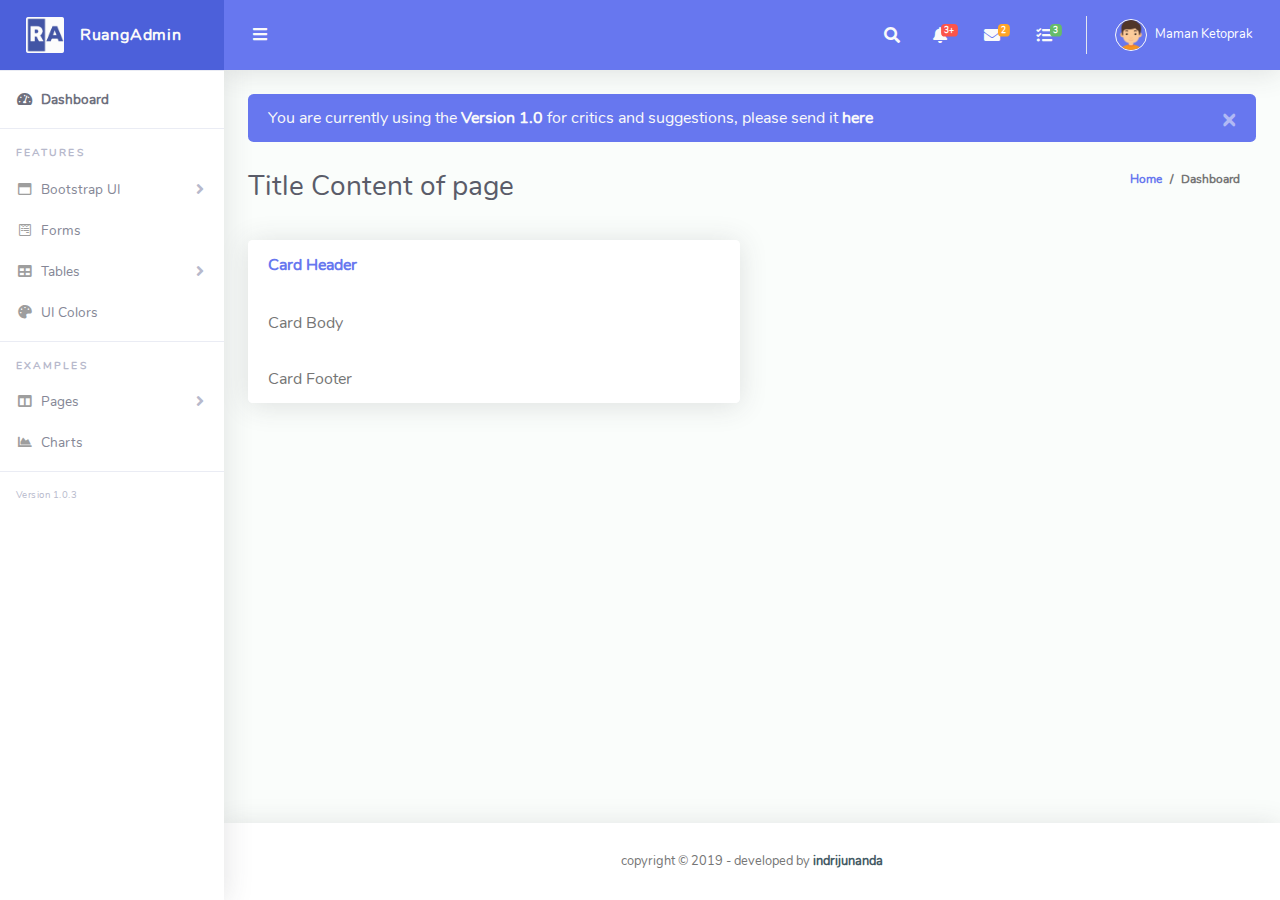
<file: admin/copycontent.html>
<!DOCTYPE html>
<html lang="en">

<head>
  <meta charset="utf-8">
  <meta http-equiv="X-UA-Compatible" content="IE=edge">
  <meta name="viewport" content="width=device-width, initial-scale=1, shrink-to-fit=no">
  <meta name="description" content="">
  <meta name="author" content="">
  <link href="img/logo/logo.png" rel="icon">
  <title>RuangAdmin - Dashboard</title>
  <link href="vendor/fontawesome-free/css/all.min.css" rel="stylesheet" type="text/css">
  <link href="vendor/bootstrap/css/bootstrap.min.css" rel="stylesheet" type="text/css">
  <link href="css/ruang-admin.min.css" rel="stylesheet">
</head>

<body id="page-top">
  <div id="wrapper">
    <!-- Sidebar -->
    <ul class="navbar-nav sidebar sidebar-light accordion" id="accordionSidebar">
      <a class="sidebar-brand d-flex align-items-center justify-content-center" href="index.html">
        <div class="sidebar-brand-icon">
          <img src="img/logo/logo2.png">
        </div>
        <div class="sidebar-brand-text mx-3">RuangAdmin</div>
      </a>
      <hr class="sidebar-divider my-0">
      <li class="nav-item active">
        <a class="nav-link" href="index.html">
          <i class="fas fa-fw fa-tachometer-alt"></i>
          <span>Dashboard</span></a>
      </li>
      <hr class="sidebar-divider">
      <div class="sidebar-heading">
        Features
      </div>
      <li class="nav-item">
        <a class="nav-link collapsed" href="#" data-toggle="collapse" data-target="#collapseBootstrap"
          aria-expanded="true" aria-controls="collapseBootstrap">
          <i class="far fa-fw fa-window-maximize"></i>
          <span>Bootstrap UI</span>
        </a>
        <div id="collapseBootstrap" class="collapse" aria-labelledby="headingBootstrap" data-parent="#accordionSidebar">
          <div class="bg-white py-2 collapse-inner rounded">
            <h6 class="collapse-header">Bootstrap UI</h6>
            <a class="collapse-item" href="alerts.html">Alerts</a>
            <a class="collapse-item" href="buttons.html">Buttons</a>
            <a class="collapse-item" href="dropdowns.html">Dropdowns</a>
            <a class="collapse-item" href="modals.html">Modals</a>
            <a class="collapse-item" href="popovers.html">Popovers</a>
            <a class="collapse-item" href="progress-bar.html">Progress Bars</a>
          </div>
        </div>
      </li>
      <li class="nav-item">
        <a class="nav-link" href="forms.html">
          <i class="fab fa-fw fa-wpforms"></i>
          <span>Forms</span>
        </a>
      </li>
      <li class="nav-item">
        <a class="nav-link collapsed" href="#" data-toggle="collapse" data-target="#collapseTable" aria-expanded="true"
          aria-controls="collapseTable">
          <i class="fas fa-fw fa-table"></i>
          <span>Tables</span>
        </a>
        <div id="collapseTable" class="collapse" aria-labelledby="headingTable" data-parent="#accordionSidebar">
          <div class="bg-white py-2 collapse-inner rounded">
            <h6 class="collapse-header">Tables</h6>
            <a class="collapse-item" href="simple-tables.html">Simple Tables</a>
            <a class="collapse-item" href="datatables.html">DataTables</a>
          </div>
        </div>
      </li>
      <li class="nav-item">
        <a class="nav-link" href="ui-colors.html">
          <i class="fas fa-fw fa-palette"></i>
          <span>UI Colors</span>
        </a>
      </li>
      <hr class="sidebar-divider">
      <div class="sidebar-heading">
        Examples
      </div>
      <li class="nav-item">
        <a class="nav-link collapsed" href="#" data-toggle="collapse" data-target="#collapsePage" aria-expanded="true"
          aria-controls="collapsePage">
          <i class="fas fa-fw fa-columns"></i>
          <span>Pages</span>
        </a>
        <div id="collapsePage" class="collapse" aria-labelledby="headingPage" data-parent="#accordionSidebar">
          <div class="bg-white py-2 collapse-inner rounded">
            <h6 class="collapse-header">Example Pages</h6>
            <a class="collapse-item" href="login.html">Login</a>
            <a class="collapse-item" href="register.html">Register</a>
            <a class="collapse-item" href="404.html">404 Page</a>
            <a class="collapse-item" href="blank.html">Blank Page</a>
          </div>
        </div>
      </li>
      <li class="nav-item">
        <a class="nav-link" href="charts.html">
          <i class="fas fa-fw fa-chart-area"></i>
          <span>Charts</span>
        </a>
      </li>
      <hr class="sidebar-divider">
      <div class="version" id="version-ruangadmin"></div>
    </ul>
    <!-- Sidebar -->
    <div id="content-wrapper" class="d-flex flex-column">
      <div id="content">
        <!-- TopBar -->
        <nav class="navbar navbar-expand navbar-light bg-navbar topbar mb-4 static-top">
          <button id="sidebarToggleTop" class="btn btn-link rounded-circle mr-3">
            <i class="fa fa-bars"></i>
          </button>
          <ul class="navbar-nav ml-auto">
            <li class="nav-item dropdown no-arrow">
              <a class="nav-link dropdown-toggle" href="#" id="searchDropdown" role="button" data-toggle="dropdown"
                aria-haspopup="true" aria-expanded="false">
                <i class="fas fa-search fa-fw"></i>
              </a>
              <div class="dropdown-menu dropdown-menu-right p-3 shadow animated--grow-in"
                aria-labelledby="searchDropdown">
                <form class="navbar-search">
                  <div class="input-group">
                    <input type="text" class="form-control bg-light border-1 small" placeholder="What do you want to look for?"
                      aria-label="Search" aria-describedby="basic-addon2" style="border-color: #3f51b5;">
                    <div class="input-group-append">
                      <button class="btn btn-primary" type="button">
                        <i class="fas fa-search fa-sm"></i>
                      </button>
                    </div>
                  </div>
                </form>
              </div>
            </li>
            <li class="nav-item dropdown no-arrow mx-1">
              <a class="nav-link dropdown-toggle" href="#" id="alertsDropdown" role="button" data-toggle="dropdown"
                aria-haspopup="true" aria-expanded="false">
                <i class="fas fa-bell fa-fw"></i>
                <span class="badge badge-danger badge-counter">3+</span>
              </a>
              <div class="dropdown-list dropdown-menu dropdown-menu-right shadow animated--grow-in"
                aria-labelledby="alertsDropdown">
                <h6 class="dropdown-header">
                  Alerts Center
                </h6>
                <a class="dropdown-item d-flex align-items-center" href="#">
                  <div class="mr-3">
                    <div class="icon-circle bg-primary">
                      <i class="fas fa-file-alt text-white"></i>
                    </div>
                  </div>
                  <div>
                    <div class="small text-gray-500">December 12, 2019</div>
                    <span class="font-weight-bold">A new monthly report is ready to download!</span>
                  </div>
                </a>
                <a class="dropdown-item d-flex align-items-center" href="#">
                  <div class="mr-3">
                    <div class="icon-circle bg-success">
                      <i class="fas fa-donate text-white"></i>
                    </div>
                  </div>
                  <div>
                    <div class="small text-gray-500">December 7, 2019</div>
                    $290.29 has been deposited into your account!
                  </div>
                </a>
                <a class="dropdown-item d-flex align-items-center" href="#">
                  <div class="mr-3">
                    <div class="icon-circle bg-warning">
                      <i class="fas fa-exclamation-triangle text-white"></i>
                    </div>
                  </div>
                  <div>
                    <div class="small text-gray-500">December 2, 2019</div>
                    Spending Alert: We've noticed unusually high spending for your account.
                  </div>
                </a>
                <a class="dropdown-item text-center small text-gray-500" href="#">Show All Alerts</a>
              </div>
            </li>
            <li class="nav-item dropdown no-arrow mx-1">
              <a class="nav-link dropdown-toggle" href="#" id="messagesDropdown" role="button" data-toggle="dropdown"
                aria-haspopup="true" aria-expanded="false">
                <i class="fas fa-envelope fa-fw"></i>
                <span class="badge badge-warning badge-counter">2</span>
              </a>
              <div class="dropdown-list dropdown-menu dropdown-menu-right shadow animated--grow-in"
                aria-labelledby="messagesDropdown">
                <h6 class="dropdown-header">
                  Message Center
                </h6>
                <a class="dropdown-item d-flex align-items-center" href="#">
                  <div class="dropdown-list-image mr-3">
                    <img class="rounded-circle" src="img/man.png" style="max-width: 60px" alt="">
                    <div class="status-indicator bg-success"></div>
                  </div>
                  <div class="font-weight-bold">
                    <div class="text-truncate">Hi there! I am wondering if you can help me with a problem I've been
                      having.</div>
                    <div class="small text-gray-500">Udin Cilok · 58m</div>
                  </div>
                </a>
                <a class="dropdown-item d-flex align-items-center" href="#">
                  <div class="dropdown-list-image mr-3">
                    <img class="rounded-circle" src="img/girl.png" style="max-width: 60px" alt="">
                    <div class="status-indicator bg-default"></div>
                  </div>
                  <div>
                    <div class="text-truncate">Am I a good boy? The reason I ask is because someone told me that people
                      say this to all dogs, even if they aren't good...</div>
                    <div class="small text-gray-500">Jaenab · 2w</div>
                  </div>
                </a>
                <a class="dropdown-item text-center small text-gray-500" href="#">Read More Messages</a>
              </div>
            </li>
            <li class="nav-item dropdown no-arrow mx-1">
              <a class="nav-link dropdown-toggle" href="#" id="messagesDropdown" role="button" data-toggle="dropdown"
                aria-haspopup="true" aria-expanded="false">
                <i class="fas fa-tasks fa-fw"></i>
                <span class="badge badge-success badge-counter">3</span>
              </a>
              <div class="dropdown-list dropdown-menu dropdown-menu-right shadow animated--grow-in"
                aria-labelledby="messagesDropdown">
                <h6 class="dropdown-header">
                  Task
                </h6>
                <a class="dropdown-item align-items-center" href="#">
                  <div class="mb-3">
                    <div class="small text-gray-500">Design Button
                      <div class="small float-right"><b>50%</b></div>
                    </div>
                    <div class="progress" style="height: 12px;">
                      <div class="progress-bar bg-success" role="progressbar" style="width: 50%" aria-valuenow="50"
                        aria-valuemin="0" aria-valuemax="100"></div>
                    </div>
                  </div>
                </a>
                <a class="dropdown-item align-items-center" href="#">
                  <div class="mb-3">
                    <div class="small text-gray-500">Make Beautiful Transitions
                      <div class="small float-right"><b>30%</b></div>
                    </div>
                    <div class="progress" style="height: 12px;">
                      <div class="progress-bar bg-warning" role="progressbar" style="width: 30%" aria-valuenow="30"
                        aria-valuemin="0" aria-valuemax="100"></div>
                    </div>
                  </div>
                </a>
                <a class="dropdown-item align-items-center" href="#">
                  <div class="mb-3">
                    <div class="small text-gray-500">Create Pie Chart
                      <div class="small float-right"><b>75%</b></div>
                    </div>
                    <div class="progress" style="height: 12px;">
                      <div class="progress-bar bg-danger" role="progressbar" style="width: 75%" aria-valuenow="75"
                        aria-valuemin="0" aria-valuemax="100"></div>
                    </div>
                  </div>
                </a>
                <a class="dropdown-item text-center small text-gray-500" href="#">View All Taks</a>
              </div>
            </li>
            <div class="topbar-divider d-none d-sm-block"></div>
            <li class="nav-item dropdown no-arrow">
              <a class="nav-link dropdown-toggle" href="#" id="userDropdown" role="button" data-toggle="dropdown"
                aria-haspopup="true" aria-expanded="false">
                <img class="img-profile rounded-circle" src="img/boy.png" style="max-width: 60px">
                <span class="ml-2 d-none d-lg-inline text-white small">Maman Ketoprak</span>
              </a>
              <div class="dropdown-menu dropdown-menu-right shadow animated--grow-in" aria-labelledby="userDropdown">
                <a class="dropdown-item" href="#">
                  <i class="fas fa-user fa-sm fa-fw mr-2 text-gray-400"></i>
                  Profile
                </a>
                <a class="dropdown-item" href="#">
                  <i class="fas fa-cogs fa-sm fa-fw mr-2 text-gray-400"></i>
                  Settings
                </a>
                <a class="dropdown-item" href="#">
                  <i class="fas fa-list fa-sm fa-fw mr-2 text-gray-400"></i>
                  Activity Log
                </a>
                <div class="dropdown-divider"></div>
                <a class="dropdown-item" href="login.html">
                  <i class="fas fa-sign-out-alt fa-sm fa-fw mr-2 text-gray-400"></i>
                  Logout
                </a>
              </div>
            </li>
          </ul>
        </nav>
        <!-- Topbar -->

        <!-- Container Fluid-->
        <div class="container-fluid" id="container-wrapper">
          <!-- Attention -->
          <div class="alert alert-primary alert-dismissible" role="alert">
            <button type="button" class="close" data-dismiss="alert" aria-label="Close">
              <span aria-hidden="true">&times;</span>
            </button>
            You are currently using the <b>Version 1.0</b> for critics and suggestions, please send it <a
              href="https://forms.gle/WA7QZBd9KuzqfiCU9" target="_blank" class="alert-link">here</a>
          </div>
          <!-- Attention -->
          <div class="d-sm-flex align-items-center justify-content-between mb-4">
            <h1 class="h3 mb-0 text-gray-800">Title Content of page</h1>
            <ol class="breadcrumb">
              <li class="breadcrumb-item"><a href="./">Home</a></li>
              <li class="breadcrumb-item active" aria-current="page">Dashboard</li>
            </ol>
          </div>

          <div class="row">
            <div class="col-lg-6">
              <div class="card mb-4">
                <div class="card-header py-3 d-flex flex-row align-items-center justify-content-between">
                  <h6 class="m-0 font-weight-bold text-primary">Card Header</h6>
                </div>
                <div class="card-body">
                  Card Body
                </div>
                <div class="card-footer">
                  Card Footer
                </div>
              </div>
            </div>
          </div>
          <!--Row-->
        </div>
        <!---Container Fluid-->
      </div>
      <!-- Footer -->
      <footer class="sticky-footer bg-white">
        <div class="container my-auto">
          <div class="copyright text-center my-auto">
            <span>copyright &copy; 2019 - developed by
              <b><a href="https://indrijunanda.gitlab.io/" target="_blank">indrijunanda</a></b>
            </span>
          </div>
        </div>
      </footer>
      <!-- Footer -->
    </div>
  </div>

  <!-- Scroll to top -->
  <a class="scroll-to-top rounded" href="#page-top">
    <i class="fas fa-angle-up"></i>
  </a>

  <script src="vendor/jquery/jquery.min.js"></script>
  <script src="vendor/bootstrap/js/bootstrap.bundle.min.js"></script>
  <script src="vendor/jquery-easing/jquery.easing.min.js"></script>
  <script src="js/ruang-admin.min.js"></script>

</body>

</html>
</file>
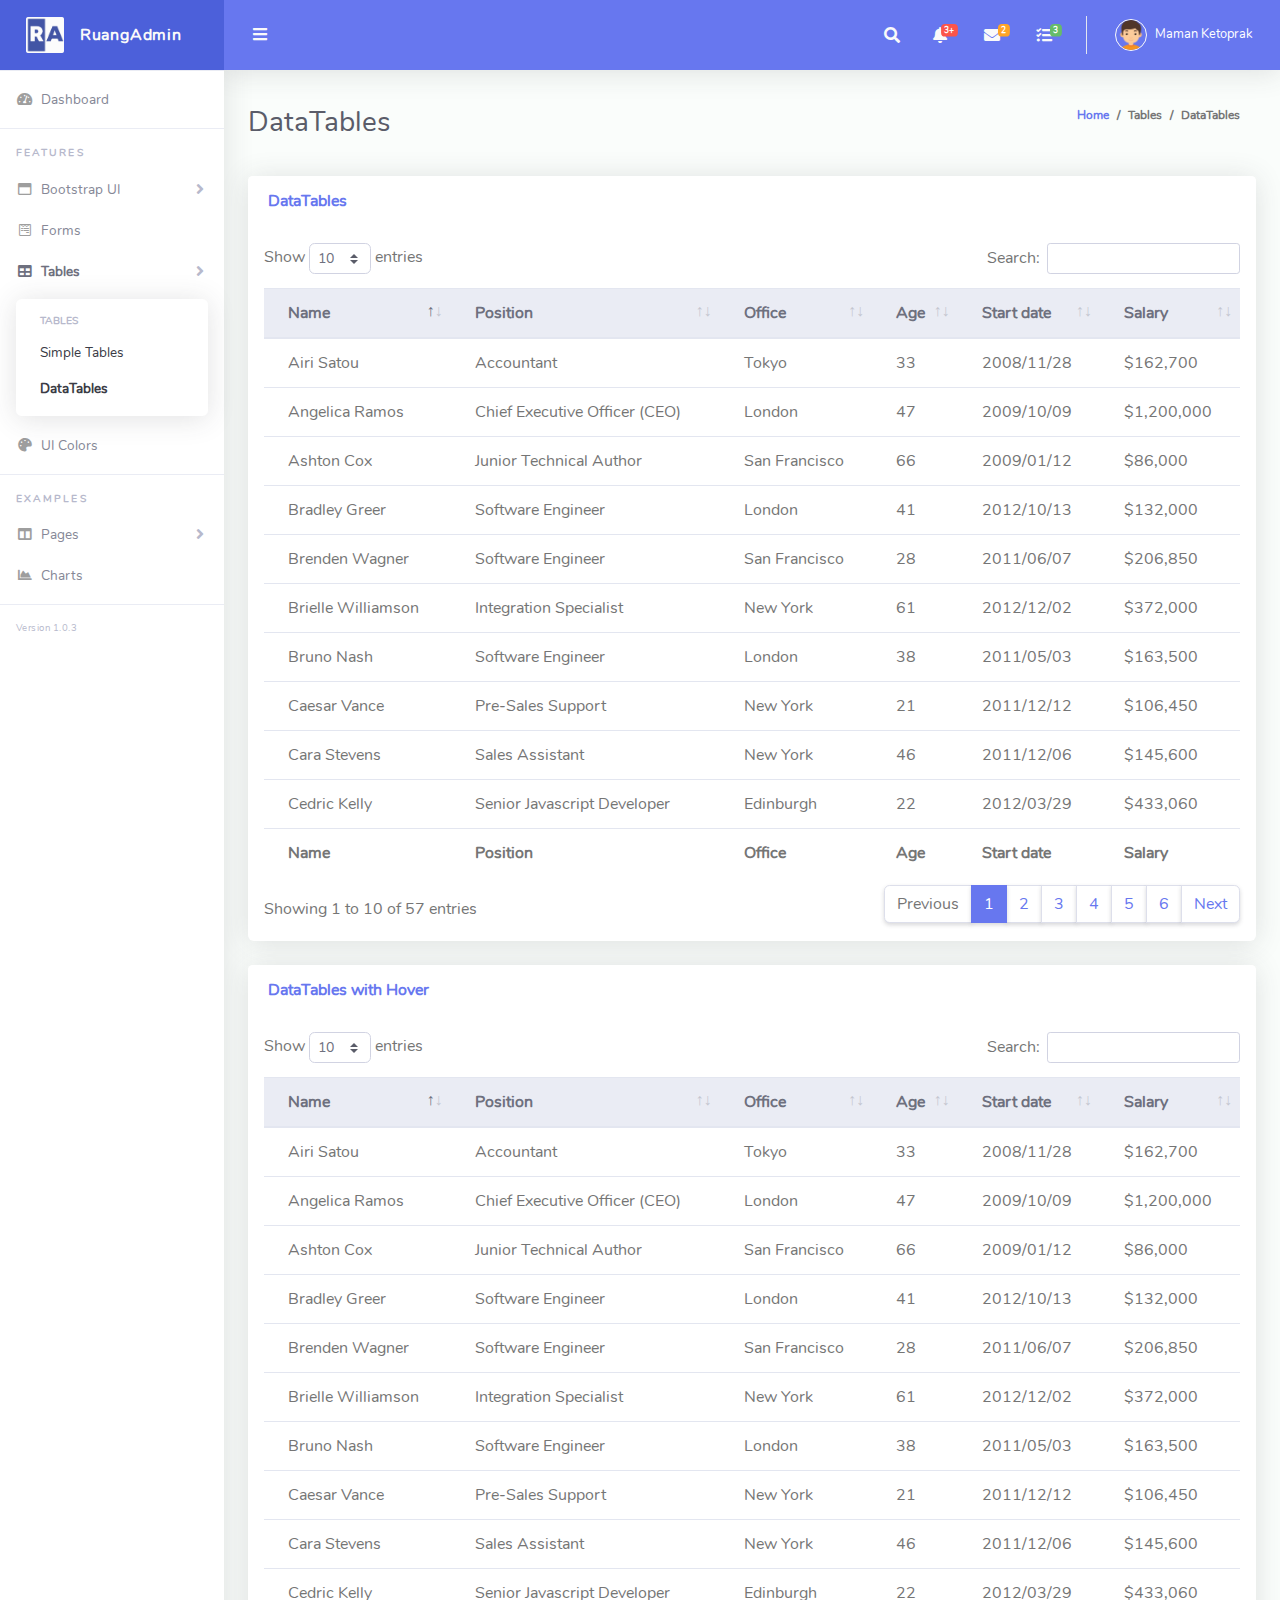
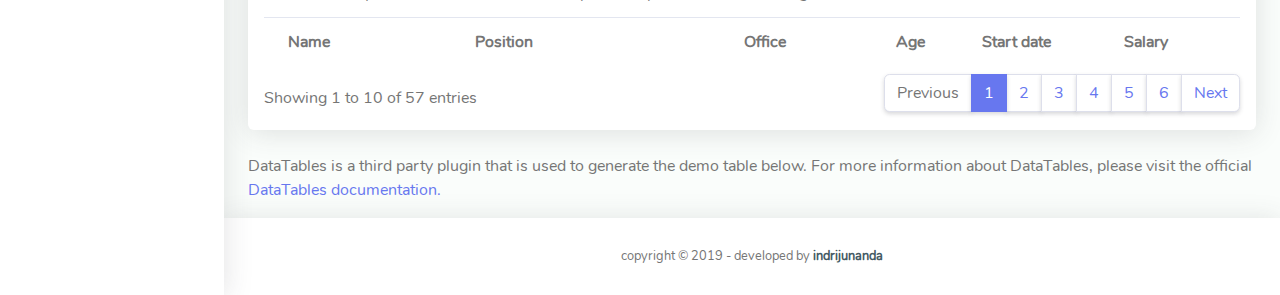
<file: admin/datatables.html>
<!DOCTYPE html>
<html lang="en">

<head>
  <meta charset="utf-8">
  <meta http-equiv="X-UA-Compatible" content="IE=edge">
  <meta name="viewport" content="width=device-width, initial-scale=1, shrink-to-fit=no">
  <meta name="description" content="">
  <meta name="author" content="">
  <link href="img/logo/logo.png" rel="icon">
  <title>RuangAdmin - DataTables</title>
  <link href="vendor/fontawesome-free/css/all.min.css" rel="stylesheet" type="text/css">
  <link href="vendor/bootstrap/css/bootstrap.min.css" rel="stylesheet" type="text/css">
  <link href="css/ruang-admin.min.css" rel="stylesheet">
  <link href="vendor/datatables/dataTables.bootstrap4.min.css" rel="stylesheet">
</head>

<body id="page-top">
  <div id="wrapper">
    <!-- Sidebar -->
    <ul class="navbar-nav sidebar sidebar-light accordion" id="accordionSidebar">
      <a class="sidebar-brand d-flex align-items-center justify-content-center" href="index.html">
        <div class="sidebar-brand-icon">
          <img src="img/logo/logo2.png">
        </div>
        <div class="sidebar-brand-text mx-3">RuangAdmin</div>
      </a>
      <hr class="sidebar-divider my-0">
      <li class="nav-item">
        <a class="nav-link" href="index.html">
          <i class="fas fa-fw fa-tachometer-alt"></i>
          <span>Dashboard</span></a>
      </li>
      <hr class="sidebar-divider">
      <div class="sidebar-heading">
        Features
      </div>
      <li class="nav-item">
        <a class="nav-link collapsed" href="#" data-toggle="collapse" data-target="#collapseBootstrap"
          aria-expanded="true" aria-controls="collapseBootstrap">
          <i class="far fa-fw fa-window-maximize"></i>
          <span>Bootstrap UI</span>
        </a>
        <div id="collapseBootstrap" class="collapse" aria-labelledby="headingBootstrap" data-parent="#accordionSidebar">
          <div class="bg-white py-2 collapse-inner rounded">
            <h6 class="collapse-header">Bootstrap UI</h6>
            <a class="collapse-item" href="alerts.html">Alerts</a>
            <a class="collapse-item" href="buttons.html">Buttons</a>
            <a class="collapse-item" href="dropdowns.html">Dropdowns</a>
            <a class="collapse-item" href="modals.html">Modals</a>
            <a class="collapse-item" href="popovers.html">Popovers</a>
            <a class="collapse-item" href="progress-bar.html">Progress Bars</a>
          </div>
        </div>
      </li>
      <li class="nav-item">
        <a class="nav-link" href="forms.html">
          <i class="fab fa-fw fa-wpforms"></i>
          <span>Forms</span>
        </a>
      </li>
      <li class="nav-item active">
        <a class="nav-link collapsed" href="#" data-toggle="collapse" data-target="#collapseTable" aria-expanded="true"
          aria-controls="collapseTable">
          <i class="fas fa-fw fa-table"></i>
          <span>Tables</span>
        </a>
        <div id="collapseTable" class="collapse show" aria-labelledby="headingTable" data-parent="#accordionSidebar">
          <div class="bg-white py-2 collapse-inner rounded">
            <h6 class="collapse-header">Tables</h6>
            <a class="collapse-item" href="simple-tables.html">Simple Tables</a>
            <a class="collapse-item active" href="datatables.html">DataTables</a>
          </div>
        </div>
      </li>
      <li class="nav-item">
        <a class="nav-link" href="ui-colors.html">
          <i class="fas fa-fw fa-palette"></i>
          <span>UI Colors</span>
        </a>
      </li>
      <hr class="sidebar-divider">
      <div class="sidebar-heading">
        Examples
      </div>
      <li class="nav-item">
        <a class="nav-link collapsed" href="#" data-toggle="collapse" data-target="#collapsePage" aria-expanded="true"
          aria-controls="collapsePage">
          <i class="fas fa-fw fa-columns"></i>
          <span>Pages</span>
        </a>
        <div id="collapsePage" class="collapse" aria-labelledby="headingPage" data-parent="#accordionSidebar">
          <div class="bg-white py-2 collapse-inner rounded">
            <h6 class="collapse-header">Example Pages</h6>
            <a class="collapse-item" href="login.html">Login</a>
            <a class="collapse-item" href="register.html">Register</a>
            <a class="collapse-item" href="404.html">404 Page</a>
            <a class="collapse-item" href="blank.html">Blank Page</a>
          </div>
        </div>
      </li>
      <li class="nav-item">
        <a class="nav-link" href="charts.html">
          <i class="fas fa-fw fa-chart-area"></i>
          <span>Charts</span>
        </a>
      </li>
      <hr class="sidebar-divider">
      <div class="version" id="version-ruangadmin"></div>
    </ul>
    <!-- Sidebar -->
    <div id="content-wrapper" class="d-flex flex-column">
      <div id="content">
        <!-- TopBar -->
        <nav class="navbar navbar-expand navbar-light bg-navbar topbar mb-4 static-top">
          <button id="sidebarToggleTop" class="btn btn-link rounded-circle mr-3">
            <i class="fa fa-bars"></i>
          </button>
          <ul class="navbar-nav ml-auto">
            <li class="nav-item dropdown no-arrow">
              <a class="nav-link dropdown-toggle" href="#" id="searchDropdown" role="button" data-toggle="dropdown"
                aria-haspopup="true" aria-expanded="false">
                <i class="fas fa-search fa-fw"></i>
              </a>
              <div class="dropdown-menu dropdown-menu-right p-3 shadow animated--grow-in"
                aria-labelledby="searchDropdown">
                <form class="navbar-search">
                  <div class="input-group">
                    <input type="text" class="form-control bg-light border-1 small" placeholder="What do you want to look for?"
                      aria-label="Search" aria-describedby="basic-addon2" style="border-color: #3f51b5;">
                    <div class="input-group-append">
                      <button class="btn btn-primary" type="button">
                        <i class="fas fa-search fa-sm"></i>
                      </button>
                    </div>
                  </div>
                </form>
              </div>
            </li>
            <li class="nav-item dropdown no-arrow mx-1">
              <a class="nav-link dropdown-toggle" href="#" id="alertsDropdown" role="button" data-toggle="dropdown"
                aria-haspopup="true" aria-expanded="false">
                <i class="fas fa-bell fa-fw"></i>
                <span class="badge badge-danger badge-counter">3+</span>
              </a>
              <div class="dropdown-list dropdown-menu dropdown-menu-right shadow animated--grow-in"
                aria-labelledby="alertsDropdown">
                <h6 class="dropdown-header">
                  Alerts Center
                </h6>
                <a class="dropdown-item d-flex align-items-center" href="#">
                  <div class="mr-3">
                    <div class="icon-circle bg-primary">
                      <i class="fas fa-file-alt text-white"></i>
                    </div>
                  </div>
                  <div>
                    <div class="small text-gray-500">December 12, 2019</div>
                    <span class="font-weight-bold">A new monthly report is ready to download!</span>
                  </div>
                </a>
                <a class="dropdown-item d-flex align-items-center" href="#">
                  <div class="mr-3">
                    <div class="icon-circle bg-success">
                      <i class="fas fa-donate text-white"></i>
                    </div>
                  </div>
                  <div>
                    <div class="small text-gray-500">December 7, 2019</div>
                    $290.29 has been deposited into your account!
                  </div>
                </a>
                <a class="dropdown-item d-flex align-items-center" href="#">
                  <div class="mr-3">
                    <div class="icon-circle bg-warning">
                      <i class="fas fa-exclamation-triangle text-white"></i>
                    </div>
                  </div>
                  <div>
                    <div class="small text-gray-500">December 2, 2019</div>
                    Spending Alert: We've noticed unusually high spending for your account.
                  </div>
                </a>
                <a class="dropdown-item text-center small text-gray-500" href="#">Show All Alerts</a>
              </div>
            </li>
            <li class="nav-item dropdown no-arrow mx-1">
              <a class="nav-link dropdown-toggle" href="#" id="messagesDropdown" role="button" data-toggle="dropdown"
                aria-haspopup="true" aria-expanded="false">
                <i class="fas fa-envelope fa-fw"></i>
                <span class="badge badge-warning badge-counter">2</span>
              </a>
              <div class="dropdown-list dropdown-menu dropdown-menu-right shadow animated--grow-in"
                aria-labelledby="messagesDropdown">
                <h6 class="dropdown-header">
                  Message Center
                </h6>
                <a class="dropdown-item d-flex align-items-center" href="#">
                  <div class="dropdown-list-image mr-3">
                    <img class="rounded-circle" src="img/man.png" style="max-width: 60px" alt="">
                    <div class="status-indicator bg-success"></div>
                  </div>
                  <div class="font-weight-bold">
                    <div class="text-truncate">Hi there! I am wondering if you can help me with a problem I've been
                      having.</div>
                    <div class="small text-gray-500">Udin Cilok · 58m</div>
                  </div>
                </a>
                <a class="dropdown-item d-flex align-items-center" href="#">
                  <div class="dropdown-list-image mr-3">
                    <img class="rounded-circle" src="img/girl.png" style="max-width: 60px" alt="">
                    <div class="status-indicator bg-default"></div>
                  </div>
                  <div>
                    <div class="text-truncate">Am I a good boy? The reason I ask is because someone told me that people
                      say this to all dogs, even if they aren't good...</div>
                    <div class="small text-gray-500">Jaenab · 2w</div>
                  </div>
                </a>
                <a class="dropdown-item text-center small text-gray-500" href="#">Read More Messages</a>
              </div>
            </li>
            <li class="nav-item dropdown no-arrow mx-1">
              <a class="nav-link dropdown-toggle" href="#" id="messagesDropdown" role="button" data-toggle="dropdown"
                aria-haspopup="true" aria-expanded="false">
                <i class="fas fa-tasks fa-fw"></i>
                <span class="badge badge-success badge-counter">3</span>
              </a>
              <div class="dropdown-list dropdown-menu dropdown-menu-right shadow animated--grow-in"
                aria-labelledby="messagesDropdown">
                <h6 class="dropdown-header">
                  Task
                </h6>
                <a class="dropdown-item align-items-center" href="#">
                  <div class="mb-3">
                    <div class="small text-gray-500">Design Button
                      <div class="small float-right"><b>50%</b></div>
                    </div>
                    <div class="progress" style="height: 12px;">
                      <div class="progress-bar bg-success" role="progressbar" style="width: 50%" aria-valuenow="50"
                        aria-valuemin="0" aria-valuemax="100"></div>
                    </div>
                  </div>
                </a>
                <a class="dropdown-item align-items-center" href="#">
                  <div class="mb-3">
                    <div class="small text-gray-500">Make Beautiful Transitions
                      <div class="small float-right"><b>30%</b></div>
                    </div>
                    <div class="progress" style="height: 12px;">
                      <div class="progress-bar bg-warning" role="progressbar" style="width: 30%" aria-valuenow="30"
                        aria-valuemin="0" aria-valuemax="100"></div>
                    </div>
                  </div>
                </a>
                <a class="dropdown-item align-items-center" href="#">
                  <div class="mb-3">
                    <div class="small text-gray-500">Create Pie Chart
                      <div class="small float-right"><b>75%</b></div>
                    </div>
                    <div class="progress" style="height: 12px;">
                      <div class="progress-bar bg-danger" role="progressbar" style="width: 75%" aria-valuenow="75"
                        aria-valuemin="0" aria-valuemax="100"></div>
                    </div>
                  </div>
                </a>
                <a class="dropdown-item text-center small text-gray-500" href="#">View All Taks</a>
              </div>
            </li>
            <div class="topbar-divider d-none d-sm-block"></div>
            <li class="nav-item dropdown no-arrow">
              <a class="nav-link dropdown-toggle" href="#" id="userDropdown" role="button" data-toggle="dropdown"
                aria-haspopup="true" aria-expanded="false">
                <img class="img-profile rounded-circle" src="img/boy.png" style="max-width: 60px">
                <span class="ml-2 d-none d-lg-inline text-white small">Maman Ketoprak</span>
              </a>
              <div class="dropdown-menu dropdown-menu-right shadow animated--grow-in" aria-labelledby="userDropdown">
                <a class="dropdown-item" href="#">
                  <i class="fas fa-user fa-sm fa-fw mr-2 text-gray-400"></i>
                  Profile
                </a>
                <a class="dropdown-item" href="#">
                  <i class="fas fa-cogs fa-sm fa-fw mr-2 text-gray-400"></i>
                  Settings
                </a>
                <a class="dropdown-item" href="#">
                  <i class="fas fa-list fa-sm fa-fw mr-2 text-gray-400"></i>
                  Activity Log
                </a>
                <div class="dropdown-divider"></div>
                <a class="dropdown-item" href="login.html">
                  <i class="fas fa-sign-out-alt fa-sm fa-fw mr-2 text-gray-400"></i>
                  Logout
                </a>
              </div>
            </li>
          </ul>
        </nav>
        <!-- Topbar -->
        <!-- Container Fluid-->
        <div class="container-fluid" id="container-wrapper">
          <div class="d-sm-flex align-items-center justify-content-between mb-4">
            <h1 class="h3 mb-0 text-gray-800">DataTables</h1>
            <ol class="breadcrumb">
              <li class="breadcrumb-item"><a href="./">Home</a></li>
              <li class="breadcrumb-item">Tables</li>
              <li class="breadcrumb-item active" aria-current="page">DataTables</li>
            </ol>
          </div>

          <!-- Row -->
          <div class="row">
            <!-- Datatables -->
            <div class="col-lg-12">
              <div class="card mb-4">
                <div class="card-header py-3 d-flex flex-row align-items-center justify-content-between">
                  <h6 class="m-0 font-weight-bold text-primary">DataTables</h6>
                </div>
                <div class="table-responsive p-3">
                  <table class="table align-items-center table-flush" id="dataTable">
                    <thead class="thead-light">
                      <tr>
                        <th>Name</th>
                        <th>Position</th>
                        <th>Office</th>
                        <th>Age</th>
                        <th>Start date</th>
                        <th>Salary</th>
                      </tr>
                    </thead>
                    <tfoot>
                      <tr>
                        <th>Name</th>
                        <th>Position</th>
                        <th>Office</th>
                        <th>Age</th>
                        <th>Start date</th>
                        <th>Salary</th>
                      </tr>
                    </tfoot>
                    <tbody>
                      <tr>
                        <td>Tiger Nixon</td>
                        <td>System Architect</td>
                        <td>Edinburgh</td>
                        <td>61</td>
                        <td>2011/04/25</td>
                        <td>$320,800</td>
                      </tr>
                      <tr>
                        <td>Garrett Winters</td>
                        <td>Accountant</td>
                        <td>Tokyo</td>
                        <td>63</td>
                        <td>2011/07/25</td>
                        <td>$170,750</td>
                      </tr>
                      <tr>
                        <td>Ashton Cox</td>
                        <td>Junior Technical Author</td>
                        <td>San Francisco</td>
                        <td>66</td>
                        <td>2009/01/12</td>
                        <td>$86,000</td>
                      </tr>
                      <tr>
                        <td>Cedric Kelly</td>
                        <td>Senior Javascript Developer</td>
                        <td>Edinburgh</td>
                        <td>22</td>
                        <td>2012/03/29</td>
                        <td>$433,060</td>
                      </tr>
                      <tr>
                        <td>Airi Satou</td>
                        <td>Accountant</td>
                        <td>Tokyo</td>
                        <td>33</td>
                        <td>2008/11/28</td>
                        <td>$162,700</td>
                      </tr>
                      <tr>
                        <td>Brielle Williamson</td>
                        <td>Integration Specialist</td>
                        <td>New York</td>
                        <td>61</td>
                        <td>2012/12/02</td>
                        <td>$372,000</td>
                      </tr>
                      <tr>
                        <td>Herrod Chandler</td>
                        <td>Sales Assistant</td>
                        <td>San Francisco</td>
                        <td>59</td>
                        <td>2012/08/06</td>
                        <td>$137,500</td>
                      </tr>
                      <tr>
                        <td>Rhona Davidson</td>
                        <td>Integration Specialist</td>
                        <td>Tokyo</td>
                        <td>55</td>
                        <td>2010/10/14</td>
                        <td>$327,900</td>
                      </tr>
                      <tr>
                        <td>Colleen Hurst</td>
                        <td>Javascript Developer</td>
                        <td>San Francisco</td>
                        <td>39</td>
                        <td>2009/09/15</td>
                        <td>$205,500</td>
                      </tr>
                      <tr>
                        <td>Sonya Frost</td>
                        <td>Software Engineer</td>
                        <td>Edinburgh</td>
                        <td>23</td>
                        <td>2008/12/13</td>
                        <td>$103,600</td>
                      </tr>
                      <tr>
                        <td>Jena Gaines</td>
                        <td>Office Manager</td>
                        <td>London</td>
                        <td>30</td>
                        <td>2008/12/19</td>
                        <td>$90,560</td>
                      </tr>
                      <tr>
                        <td>Quinn Flynn</td>
                        <td>Support Lead</td>
                        <td>Edinburgh</td>
                        <td>22</td>
                        <td>2013/03/03</td>
                        <td>$342,000</td>
                      </tr>
                      <tr>
                        <td>Charde Marshall</td>
                        <td>Regional Director</td>
                        <td>San Francisco</td>
                        <td>36</td>
                        <td>2008/10/16</td>
                        <td>$470,600</td>
                      </tr>
                      <tr>
                        <td>Haley Kennedy</td>
                        <td>Senior Marketing Designer</td>
                        <td>London</td>
                        <td>43</td>
                        <td>2012/12/18</td>
                        <td>$313,500</td>
                      </tr>
                      <tr>
                        <td>Tatyana Fitzpatrick</td>
                        <td>Regional Director</td>
                        <td>London</td>
                        <td>19</td>
                        <td>2010/03/17</td>
                        <td>$385,750</td>
                      </tr>
                      <tr>
                        <td>Michael Silva</td>
                        <td>Marketing Designer</td>
                        <td>London</td>
                        <td>66</td>
                        <td>2012/11/27</td>
                        <td>$198,500</td>
                      </tr>
                      <tr>
                        <td>Paul Byrd</td>
                        <td>Chief Financial Officer (CFO)</td>
                        <td>New York</td>
                        <td>64</td>
                        <td>2010/06/09</td>
                        <td>$725,000</td>
                      </tr>
                      <tr>
                        <td>Gloria Little</td>
                        <td>Systems Administrator</td>
                        <td>New York</td>
                        <td>59</td>
                        <td>2009/04/10</td>
                        <td>$237,500</td>
                      </tr>
                      <tr>
                        <td>Bradley Greer</td>
                        <td>Software Engineer</td>
                        <td>London</td>
                        <td>41</td>
                        <td>2012/10/13</td>
                        <td>$132,000</td>
                      </tr>
                      <tr>
                        <td>Dai Rios</td>
                        <td>Personnel Lead</td>
                        <td>Edinburgh</td>
                        <td>35</td>
                        <td>2012/09/26</td>
                        <td>$217,500</td>
                      </tr>
                      <tr>
                        <td>Jenette Caldwell</td>
                        <td>Development Lead</td>
                        <td>New York</td>
                        <td>30</td>
                        <td>2011/09/03</td>
                        <td>$345,000</td>
                      </tr>
                      <tr>
                        <td>Yuri Berry</td>
                        <td>Chief Marketing Officer (CMO)</td>
                        <td>New York</td>
                        <td>40</td>
                        <td>2009/06/25</td>
                        <td>$675,000</td>
                      </tr>
                      <tr>
                        <td>Caesar Vance</td>
                        <td>Pre-Sales Support</td>
                        <td>New York</td>
                        <td>21</td>
                        <td>2011/12/12</td>
                        <td>$106,450</td>
                      </tr>
                      <tr>
                        <td>Doris Wilder</td>
                        <td>Sales Assistant</td>
                        <td>Sidney</td>
                        <td>23</td>
                        <td>2010/09/20</td>
                        <td>$85,600</td>
                      </tr>
                      <tr>
                        <td>Angelica Ramos</td>
                        <td>Chief Executive Officer (CEO)</td>
                        <td>London</td>
                        <td>47</td>
                        <td>2009/10/09</td>
                        <td>$1,200,000</td>
                      </tr>
                      <tr>
                        <td>Gavin Joyce</td>
                        <td>Developer</td>
                        <td>Edinburgh</td>
                        <td>42</td>
                        <td>2010/12/22</td>
                        <td>$92,575</td>
                      </tr>
                      <tr>
                        <td>Jennifer Chang</td>
                        <td>Regional Director</td>
                        <td>Singapore</td>
                        <td>28</td>
                        <td>2010/11/14</td>
                        <td>$357,650</td>
                      </tr>
                      <tr>
                        <td>Brenden Wagner</td>
                        <td>Software Engineer</td>
                        <td>San Francisco</td>
                        <td>28</td>
                        <td>2011/06/07</td>
                        <td>$206,850</td>
                      </tr>
                      <tr>
                        <td>Fiona Green</td>
                        <td>Chief Operating Officer (COO)</td>
                        <td>San Francisco</td>
                        <td>48</td>
                        <td>2010/03/11</td>
                        <td>$850,000</td>
                      </tr>
                      <tr>
                        <td>Shou Itou</td>
                        <td>Regional Marketing</td>
                        <td>Tokyo</td>
                        <td>20</td>
                        <td>2011/08/14</td>
                        <td>$163,000</td>
                      </tr>
                      <tr>
                        <td>Michelle House</td>
                        <td>Integration Specialist</td>
                        <td>Sidney</td>
                        <td>37</td>
                        <td>2011/06/02</td>
                        <td>$95,400</td>
                      </tr>
                      <tr>
                        <td>Suki Burks</td>
                        <td>Developer</td>
                        <td>London</td>
                        <td>53</td>
                        <td>2009/10/22</td>
                        <td>$114,500</td>
                      </tr>
                      <tr>
                        <td>Prescott Bartlett</td>
                        <td>Technical Author</td>
                        <td>London</td>
                        <td>27</td>
                        <td>2011/05/07</td>
                        <td>$145,000</td>
                      </tr>
                      <tr>
                        <td>Gavin Cortez</td>
                        <td>Team Leader</td>
                        <td>San Francisco</td>
                        <td>22</td>
                        <td>2008/10/26</td>
                        <td>$235,500</td>
                      </tr>
                      <tr>
                        <td>Martena Mccray</td>
                        <td>Post-Sales support</td>
                        <td>Edinburgh</td>
                        <td>46</td>
                        <td>2011/03/09</td>
                        <td>$324,050</td>
                      </tr>
                      <tr>
                        <td>Unity Butler</td>
                        <td>Marketing Designer</td>
                        <td>San Francisco</td>
                        <td>47</td>
                        <td>2009/12/09</td>
                        <td>$85,675</td>
                      </tr>
                      <tr>
                        <td>Howard Hatfield</td>
                        <td>Office Manager</td>
                        <td>San Francisco</td>
                        <td>51</td>
                        <td>2008/12/16</td>
                        <td>$164,500</td>
                      </tr>
                      <tr>
                        <td>Hope Fuentes</td>
                        <td>Secretary</td>
                        <td>San Francisco</td>
                        <td>41</td>
                        <td>2010/02/12</td>
                        <td>$109,850</td>
                      </tr>
                      <tr>
                        <td>Vivian Harrell</td>
                        <td>Financial Controller</td>
                        <td>San Francisco</td>
                        <td>62</td>
                        <td>2009/02/14</td>
                        <td>$452,500</td>
                      </tr>
                      <tr>
                        <td>Timothy Mooney</td>
                        <td>Office Manager</td>
                        <td>London</td>
                        <td>37</td>
                        <td>2008/12/11</td>
                        <td>$136,200</td>
                      </tr>
                      <tr>
                        <td>Jackson Bradshaw</td>
                        <td>Director</td>
                        <td>New York</td>
                        <td>65</td>
                        <td>2008/09/26</td>
                        <td>$645,750</td>
                      </tr>
                      <tr>
                        <td>Olivia Liang</td>
                        <td>Support Engineer</td>
                        <td>Singapore</td>
                        <td>64</td>
                        <td>2011/02/03</td>
                        <td>$234,500</td>
                      </tr>
                      <tr>
                        <td>Bruno Nash</td>
                        <td>Software Engineer</td>
                        <td>London</td>
                        <td>38</td>
                        <td>2011/05/03</td>
                        <td>$163,500</td>
                      </tr>
                      <tr>
                        <td>Sakura Yamamoto</td>
                        <td>Support Engineer</td>
                        <td>Tokyo</td>
                        <td>37</td>
                        <td>2009/08/19</td>
                        <td>$139,575</td>
                      </tr>
                      <tr>
                        <td>Thor Walton</td>
                        <td>Developer</td>
                        <td>New York</td>
                        <td>61</td>
                        <td>2013/08/11</td>
                        <td>$98,540</td>
                      </tr>
                      <tr>
                        <td>Finn Camacho</td>
                        <td>Support Engineer</td>
                        <td>San Francisco</td>
                        <td>47</td>
                        <td>2009/07/07</td>
                        <td>$87,500</td>
                      </tr>
                      <tr>
                        <td>Serge Baldwin</td>
                        <td>Data Coordinator</td>
                        <td>Singapore</td>
                        <td>64</td>
                        <td>2012/04/09</td>
                        <td>$138,575</td>
                      </tr>
                      <tr>
                        <td>Zenaida Frank</td>
                        <td>Software Engineer</td>
                        <td>New York</td>
                        <td>63</td>
                        <td>2010/01/04</td>
                        <td>$125,250</td>
                      </tr>
                      <tr>
                        <td>Zorita Serrano</td>
                        <td>Software Engineer</td>
                        <td>San Francisco</td>
                        <td>56</td>
                        <td>2012/06/01</td>
                        <td>$115,000</td>
                      </tr>
                      <tr>
                        <td>Jennifer Acosta</td>
                        <td>Junior Javascript Developer</td>
                        <td>Edinburgh</td>
                        <td>43</td>
                        <td>2013/02/01</td>
                        <td>$75,650</td>
                      </tr>
                      <tr>
                        <td>Cara Stevens</td>
                        <td>Sales Assistant</td>
                        <td>New York</td>
                        <td>46</td>
                        <td>2011/12/06</td>
                        <td>$145,600</td>
                      </tr>
                      <tr>
                        <td>Hermione Butler</td>
                        <td>Regional Director</td>
                        <td>London</td>
                        <td>47</td>
                        <td>2011/03/21</td>
                        <td>$356,250</td>
                      </tr>
                      <tr>
                        <td>Lael Greer</td>
                        <td>Systems Administrator</td>
                        <td>London</td>
                        <td>21</td>
                        <td>2009/02/27</td>
                        <td>$103,500</td>
                      </tr>
                      <tr>
                        <td>Jonas Alexander</td>
                        <td>Developer</td>
                        <td>San Francisco</td>
                        <td>30</td>
                        <td>2010/07/14</td>
                        <td>$86,500</td>
                      </tr>
                      <tr>
                        <td>Shad Decker</td>
                        <td>Regional Director</td>
                        <td>Edinburgh</td>
                        <td>51</td>
                        <td>2008/11/13</td>
                        <td>$183,000</td>
                      </tr>
                      <tr>
                        <td>Michael Bruce</td>
                        <td>Javascript Developer</td>
                        <td>Singapore</td>
                        <td>29</td>
                        <td>2011/06/27</td>
                        <td>$183,000</td>
                      </tr>
                      <tr>
                        <td>Donna Snider</td>
                        <td>Customer Support</td>
                        <td>New York</td>
                        <td>27</td>
                        <td>2011/01/25</td>
                        <td>$112,000</td>
                      </tr>
                    </tbody>
                  </table>
                </div>
              </div>
            </div>
            <!-- DataTable with Hover -->
            <div class="col-lg-12">
              <div class="card mb-4">
                <div class="card-header py-3 d-flex flex-row align-items-center justify-content-between">
                  <h6 class="m-0 font-weight-bold text-primary">DataTables with Hover</h6>
                </div>
                <div class="table-responsive p-3">
                  <table class="table align-items-center table-flush table-hover" id="dataTableHover">
                    <thead class="thead-light">
                      <tr>
                        <th>Name</th>
                        <th>Position</th>
                        <th>Office</th>
                        <th>Age</th>
                        <th>Start date</th>
                        <th>Salary</th>
                      </tr>
                    </thead>
                    <tfoot>
                      <tr>
                        <th>Name</th>
                        <th>Position</th>
                        <th>Office</th>
                        <th>Age</th>
                        <th>Start date</th>
                        <th>Salary</th>
                      </tr>
                    </tfoot>
                    <tbody>
                      <tr>
                        <td>Tiger Nixon</td>
                        <td>System Architect</td>
                        <td>Edinburgh</td>
                        <td>61</td>
                        <td>2011/04/25</td>
                        <td>$320,800</td>
                      </tr>
                      <tr>
                        <td>Garrett Winters</td>
                        <td>Accountant</td>
                        <td>Tokyo</td>
                        <td>63</td>
                        <td>2011/07/25</td>
                        <td>$170,750</td>
                      </tr>
                      <tr>
                        <td>Ashton Cox</td>
                        <td>Junior Technical Author</td>
                        <td>San Francisco</td>
                        <td>66</td>
                        <td>2009/01/12</td>
                        <td>$86,000</td>
                      </tr>
                      <tr>
                        <td>Cedric Kelly</td>
                        <td>Senior Javascript Developer</td>
                        <td>Edinburgh</td>
                        <td>22</td>
                        <td>2012/03/29</td>
                        <td>$433,060</td>
                      </tr>
                      <tr>
                        <td>Airi Satou</td>
                        <td>Accountant</td>
                        <td>Tokyo</td>
                        <td>33</td>
                        <td>2008/11/28</td>
                        <td>$162,700</td>
                      </tr>
                      <tr>
                        <td>Brielle Williamson</td>
                        <td>Integration Specialist</td>
                        <td>New York</td>
                        <td>61</td>
                        <td>2012/12/02</td>
                        <td>$372,000</td>
                      </tr>
                      <tr>
                        <td>Herrod Chandler</td>
                        <td>Sales Assistant</td>
                        <td>San Francisco</td>
                        <td>59</td>
                        <td>2012/08/06</td>
                        <td>$137,500</td>
                      </tr>
                      <tr>
                        <td>Rhona Davidson</td>
                        <td>Integration Specialist</td>
                        <td>Tokyo</td>
                        <td>55</td>
                        <td>2010/10/14</td>
                        <td>$327,900</td>
                      </tr>
                      <tr>
                        <td>Colleen Hurst</td>
                        <td>Javascript Developer</td>
                        <td>San Francisco</td>
                        <td>39</td>
                        <td>2009/09/15</td>
                        <td>$205,500</td>
                      </tr>
                      <tr>
                        <td>Sonya Frost</td>
                        <td>Software Engineer</td>
                        <td>Edinburgh</td>
                        <td>23</td>
                        <td>2008/12/13</td>
                        <td>$103,600</td>
                      </tr>
                      <tr>
                        <td>Jena Gaines</td>
                        <td>Office Manager</td>
                        <td>London</td>
                        <td>30</td>
                        <td>2008/12/19</td>
                        <td>$90,560</td>
                      </tr>
                      <tr>
                        <td>Quinn Flynn</td>
                        <td>Support Lead</td>
                        <td>Edinburgh</td>
                        <td>22</td>
                        <td>2013/03/03</td>
                        <td>$342,000</td>
                      </tr>
                      <tr>
                        <td>Charde Marshall</td>
                        <td>Regional Director</td>
                        <td>San Francisco</td>
                        <td>36</td>
                        <td>2008/10/16</td>
                        <td>$470,600</td>
                      </tr>
                      <tr>
                        <td>Haley Kennedy</td>
                        <td>Senior Marketing Designer</td>
                        <td>London</td>
                        <td>43</td>
                        <td>2012/12/18</td>
                        <td>$313,500</td>
                      </tr>
                      <tr>
                        <td>Tatyana Fitzpatrick</td>
                        <td>Regional Director</td>
                        <td>London</td>
                        <td>19</td>
                        <td>2010/03/17</td>
                        <td>$385,750</td>
                      </tr>
                      <tr>
                        <td>Michael Silva</td>
                        <td>Marketing Designer</td>
                        <td>London</td>
                        <td>66</td>
                        <td>2012/11/27</td>
                        <td>$198,500</td>
                      </tr>
                      <tr>
                        <td>Paul Byrd</td>
                        <td>Chief Financial Officer (CFO)</td>
                        <td>New York</td>
                        <td>64</td>
                        <td>2010/06/09</td>
                        <td>$725,000</td>
                      </tr>
                      <tr>
                        <td>Gloria Little</td>
                        <td>Systems Administrator</td>
                        <td>New York</td>
                        <td>59</td>
                        <td>2009/04/10</td>
                        <td>$237,500</td>
                      </tr>
                      <tr>
                        <td>Bradley Greer</td>
                        <td>Software Engineer</td>
                        <td>London</td>
                        <td>41</td>
                        <td>2012/10/13</td>
                        <td>$132,000</td>
                      </tr>
                      <tr>
                        <td>Dai Rios</td>
                        <td>Personnel Lead</td>
                        <td>Edinburgh</td>
                        <td>35</td>
                        <td>2012/09/26</td>
                        <td>$217,500</td>
                      </tr>
                      <tr>
                        <td>Jenette Caldwell</td>
                        <td>Development Lead</td>
                        <td>New York</td>
                        <td>30</td>
                        <td>2011/09/03</td>
                        <td>$345,000</td>
                      </tr>
                      <tr>
                        <td>Yuri Berry</td>
                        <td>Chief Marketing Officer (CMO)</td>
                        <td>New York</td>
                        <td>40</td>
                        <td>2009/06/25</td>
                        <td>$675,000</td>
                      </tr>
                      <tr>
                        <td>Caesar Vance</td>
                        <td>Pre-Sales Support</td>
                        <td>New York</td>
                        <td>21</td>
                        <td>2011/12/12</td>
                        <td>$106,450</td>
                      </tr>
                      <tr>
                        <td>Doris Wilder</td>
                        <td>Sales Assistant</td>
                        <td>Sidney</td>
                        <td>23</td>
                        <td>2010/09/20</td>
                        <td>$85,600</td>
                      </tr>
                      <tr>
                        <td>Angelica Ramos</td>
                        <td>Chief Executive Officer (CEO)</td>
                        <td>London</td>
                        <td>47</td>
                        <td>2009/10/09</td>
                        <td>$1,200,000</td>
                      </tr>
                      <tr>
                        <td>Gavin Joyce</td>
                        <td>Developer</td>
                        <td>Edinburgh</td>
                        <td>42</td>
                        <td>2010/12/22</td>
                        <td>$92,575</td>
                      </tr>
                      <tr>
                        <td>Jennifer Chang</td>
                        <td>Regional Director</td>
                        <td>Singapore</td>
                        <td>28</td>
                        <td>2010/11/14</td>
                        <td>$357,650</td>
                      </tr>
                      <tr>
                        <td>Brenden Wagner</td>
                        <td>Software Engineer</td>
                        <td>San Francisco</td>
                        <td>28</td>
                        <td>2011/06/07</td>
                        <td>$206,850</td>
                      </tr>
                      <tr>
                        <td>Fiona Green</td>
                        <td>Chief Operating Officer (COO)</td>
                        <td>San Francisco</td>
                        <td>48</td>
                        <td>2010/03/11</td>
                        <td>$850,000</td>
                      </tr>
                      <tr>
                        <td>Shou Itou</td>
                        <td>Regional Marketing</td>
                        <td>Tokyo</td>
                        <td>20</td>
                        <td>2011/08/14</td>
                        <td>$163,000</td>
                      </tr>
                      <tr>
                        <td>Michelle House</td>
                        <td>Integration Specialist</td>
                        <td>Sidney</td>
                        <td>37</td>
                        <td>2011/06/02</td>
                        <td>$95,400</td>
                      </tr>
                      <tr>
                        <td>Suki Burks</td>
                        <td>Developer</td>
                        <td>London</td>
                        <td>53</td>
                        <td>2009/10/22</td>
                        <td>$114,500</td>
                      </tr>
                      <tr>
                        <td>Prescott Bartlett</td>
                        <td>Technical Author</td>
                        <td>London</td>
                        <td>27</td>
                        <td>2011/05/07</td>
                        <td>$145,000</td>
                      </tr>
                      <tr>
                        <td>Gavin Cortez</td>
                        <td>Team Leader</td>
                        <td>San Francisco</td>
                        <td>22</td>
                        <td>2008/10/26</td>
                        <td>$235,500</td>
                      </tr>
                      <tr>
                        <td>Martena Mccray</td>
                        <td>Post-Sales support</td>
                        <td>Edinburgh</td>
                        <td>46</td>
                        <td>2011/03/09</td>
                        <td>$324,050</td>
                      </tr>
                      <tr>
                        <td>Unity Butler</td>
                        <td>Marketing Designer</td>
                        <td>San Francisco</td>
                        <td>47</td>
                        <td>2009/12/09</td>
                        <td>$85,675</td>
                      </tr>
                      <tr>
                        <td>Howard Hatfield</td>
                        <td>Office Manager</td>
                        <td>San Francisco</td>
                        <td>51</td>
                        <td>2008/12/16</td>
                        <td>$164,500</td>
                      </tr>
                      <tr>
                        <td>Hope Fuentes</td>
                        <td>Secretary</td>
                        <td>San Francisco</td>
                        <td>41</td>
                        <td>2010/02/12</td>
                        <td>$109,850</td>
                      </tr>
                      <tr>
                        <td>Vivian Harrell</td>
                        <td>Financial Controller</td>
                        <td>San Francisco</td>
                        <td>62</td>
                        <td>2009/02/14</td>
                        <td>$452,500</td>
                      </tr>
                      <tr>
                        <td>Timothy Mooney</td>
                        <td>Office Manager</td>
                        <td>London</td>
                        <td>37</td>
                        <td>2008/12/11</td>
                        <td>$136,200</td>
                      </tr>
                      <tr>
                        <td>Jackson Bradshaw</td>
                        <td>Director</td>
                        <td>New York</td>
                        <td>65</td>
                        <td>2008/09/26</td>
                        <td>$645,750</td>
                      </tr>
                      <tr>
                        <td>Olivia Liang</td>
                        <td>Support Engineer</td>
                        <td>Singapore</td>
                        <td>64</td>
                        <td>2011/02/03</td>
                        <td>$234,500</td>
                      </tr>
                      <tr>
                        <td>Bruno Nash</td>
                        <td>Software Engineer</td>
                        <td>London</td>
                        <td>38</td>
                        <td>2011/05/03</td>
                        <td>$163,500</td>
                      </tr>
                      <tr>
                        <td>Sakura Yamamoto</td>
                        <td>Support Engineer</td>
                        <td>Tokyo</td>
                        <td>37</td>
                        <td>2009/08/19</td>
                        <td>$139,575</td>
                      </tr>
                      <tr>
                        <td>Thor Walton</td>
                        <td>Developer</td>
                        <td>New York</td>
                        <td>61</td>
                        <td>2013/08/11</td>
                        <td>$98,540</td>
                      </tr>
                      <tr>
                        <td>Finn Camacho</td>
                        <td>Support Engineer</td>
                        <td>San Francisco</td>
                        <td>47</td>
                        <td>2009/07/07</td>
                        <td>$87,500</td>
                      </tr>
                      <tr>
                        <td>Serge Baldwin</td>
                        <td>Data Coordinator</td>
                        <td>Singapore</td>
                        <td>64</td>
                        <td>2012/04/09</td>
                        <td>$138,575</td>
                      </tr>
                      <tr>
                        <td>Zenaida Frank</td>
                        <td>Software Engineer</td>
                        <td>New York</td>
                        <td>63</td>
                        <td>2010/01/04</td>
                        <td>$125,250</td>
                      </tr>
                      <tr>
                        <td>Zorita Serrano</td>
                        <td>Software Engineer</td>
                        <td>San Francisco</td>
                        <td>56</td>
                        <td>2012/06/01</td>
                        <td>$115,000</td>
                      </tr>
                      <tr>
                        <td>Jennifer Acosta</td>
                        <td>Junior Javascript Developer</td>
                        <td>Edinburgh</td>
                        <td>43</td>
                        <td>2013/02/01</td>
                        <td>$75,650</td>
                      </tr>
                      <tr>
                        <td>Cara Stevens</td>
                        <td>Sales Assistant</td>
                        <td>New York</td>
                        <td>46</td>
                        <td>2011/12/06</td>
                        <td>$145,600</td>
                      </tr>
                      <tr>
                        <td>Hermione Butler</td>
                        <td>Regional Director</td>
                        <td>London</td>
                        <td>47</td>
                        <td>2011/03/21</td>
                        <td>$356,250</td>
                      </tr>
                      <tr>
                        <td>Lael Greer</td>
                        <td>Systems Administrator</td>
                        <td>London</td>
                        <td>21</td>
                        <td>2009/02/27</td>
                        <td>$103,500</td>
                      </tr>
                      <tr>
                        <td>Jonas Alexander</td>
                        <td>Developer</td>
                        <td>San Francisco</td>
                        <td>30</td>
                        <td>2010/07/14</td>
                        <td>$86,500</td>
                      </tr>
                      <tr>
                        <td>Shad Decker</td>
                        <td>Regional Director</td>
                        <td>Edinburgh</td>
                        <td>51</td>
                        <td>2008/11/13</td>
                        <td>$183,000</td>
                      </tr>
                      <tr>
                        <td>Michael Bruce</td>
                        <td>Javascript Developer</td>
                        <td>Singapore</td>
                        <td>29</td>
                        <td>2011/06/27</td>
                        <td>$183,000</td>
                      </tr>
                      <tr>
                        <td>Donna Snider</td>
                        <td>Customer Support</td>
                        <td>New York</td>
                        <td>27</td>
                        <td>2011/01/25</td>
                        <td>$112,000</td>
                      </tr>
                    </tbody>
                  </table>
                </div>
              </div>
            </div>
          </div>
          <!--Row-->

          <!-- Documentation Link -->
          <div class="row">
            <div class="col-lg-12">
              <p>DataTables is a third party plugin that is used to generate the demo table below. For more information
                about DataTables, please visit the official <a href="https://datatables.net/" target="_blank">DataTables
                  documentation.</a></p>
            </div>
          </div>

        </div>
        <!---Container Fluid-->
      </div>

      <!-- Footer -->
      <footer class="sticky-footer bg-white">
        <div class="container my-auto">
          <div class="copyright text-center my-auto">
            <span>copyright &copy; 2019 - developed by
              <b><a href="https://indrijunanda.gitlab.io/" target="_blank">indrijunanda</a></b>
            </span>
          </div>
        </div>
      </footer>
      <!-- Footer -->
    </div>
  </div>

  <!-- Scroll to top -->
  <a class="scroll-to-top rounded" href="#page-top">
    <i class="fas fa-angle-up"></i>
  </a>

  <script src="vendor/jquery/jquery.min.js"></script>
  <script src="vendor/bootstrap/js/bootstrap.bundle.min.js"></script>
  <script src="vendor/jquery-easing/jquery.easing.min.js"></script>
  <script src="js/ruang-admin.min.js"></script>
  <!-- Page level plugins -->
  <script src="vendor/datatables/jquery.dataTables.min.js"></script>
  <script src="vendor/datatables/dataTables.bootstrap4.min.js"></script>

  <!-- Page level custom scripts -->
  <script>
    $(document).ready(function () {
      $('#dataTable').DataTable(); // ID From dataTable 
      $('#dataTableHover').DataTable(); // ID From dataTable with Hover
    });
  </script>

</body>

</html>
</file>
<file: css/style.css>
body{font-family: 'Roboto', sans-serif;}
/* header */
.header .nav-link{color: #000 !important; font-weight: 500;}
.header .nav-link .fa{color: #2196f3!important; margin-right: 5px;}
.header .nav-item{padding-left: 24px;}
.header .logo{padding-bottom: 29px;}
/* end header */

/* menu */
.menu .bg-light{background-color: #2196f3 !important;}
.menu .nav-link{color: #fff !important;}
.menu .nav-item{margin-right: 25px;}
.menu .nav-item.active, .menu .nav-item:hover .nav-link{background-color: rgba(255,255,255,.1); color: #fff;}
.menu form .fa{color: #fff !important;}
.menu.active-menu{position: fixed; top: 0; left: 0; z-index: 100; width: 100%; transition: 0.4s; -webkit-animation: 0.4s;}
/* end menu */

/* content */
.content .carousel-indicators{display: none;}
.content .carousel-item img{width: 100%; height: 350px}
.content .carousel-item{transition: transform 2s ease, opacity .5s ease-out}
.content .col{margin: 0 !important; padding: 0 !important;}
.content ._2button .btn{width: 45%; font-size: 14px;}
.content ._2button-hide .btn{width: 45%; font-size: 14px; display: none;}
.content .title, .content .last-item .last-item-title{font-family: 'Raleway', sans-serif; font-size: 50px; font-weight: 100;}
.content .jumbotron img{width: 100%;}
.content .saleoff{position: absolute; top: 30%; right: 10%; text-align: right;}
.content .lead{font-weight: 700; margin: 10px 0px; font-size: 24px;}
.content .product-top-seller{width: 150px;}
.content .info-proc p.name-proc{font-weight: bolder; font-size: 20px;}
.content .info-proc p.price-proc{font-weight: bolder; font-size: 19px;}
.content .proc-seller{padding: 17px;}
.content .proc-seller:hover{box-shadow: 0 .5rem 1rem rgba(0,0,0,.15); transition: 0.5s;}
.content .last-item img{width: 100%; height: 250px; object-fit: cover;}
/* end content */

/* footer */
.footer-v1 a{text-decoration: none;}
.footer-v1.bg-img{background-color: #3e4551!important; background-repeat: repeat;}
.footer-v1 .headline{display: block; margin: 10px 0 25px 0; border-bottom: 1px dotted #e4e9f0; color: white; font-size: 20px;}
.footer-v1 .headline p{margin: 0 0 -2px 0; padding-bottom: 5px; display: inline-block; border-bottom: 2px solid #7e57c2;}
.footer-v1 .link-list > li{padding: 7px 0px;}
.footer-v1 .link-list > li > a , .link-list > li> i{color:#eee; font-size: 16px;}
/* end footer */

/* back-to-top */
.back-to-top .fa{font-size: 30px; border: 1px solid #f9f9f9; border-radius: 50%; padding: 20px; cursor: pointer; background-color: silver; position: fixed; bottom: 20px; right: 20px; z-index: 1100;}
/* end back-to-top */




@media (min-width: 768px) and (max-width: 1024px){
    .content .jumbotron .saleoff .lead{font-size: 1.3em;}
}

@media (max-width: 767px){
    .content .jumbotron .saleoff{display: none;}
}
</file>
<file: css/blog.css>
body{font-family: 'Roboto', sans-serif;}
/* header */
.header .nav-link{color: #000 !important; font-weight: 500;}
.header .nav-link .fa{color: #2196f3!important; margin-right: 5px;}
.header .nav-item{padding-left: 24px;}
.header .logo{padding-bottom: 29px;}
/* end header */

/* menu */
.menu .bg-light{background-color: #2196f3 !important;}
.menu .nav-link{color: #fff !important;}
.menu .nav-item{margin-right: 25px;}
.menu .nav-item.active, .menu .nav-item:hover .nav-link{background-color: rgba(255,255,255,.1); color: #fff;}
.menu form .fa{color: #fff !important;}
.menu.active-menu{position: fixed; top: 0; left: 0; z-index: 100; width: 100%; transition: 0.4s; -webkit-animation: 0.4s;}
/* end menu */

/* content */
.content .blog{line-height: 35px;}
.content h3{font-size: 1.3em;}
/* end content */

/* footer */
.footer-v1 a{text-decoration: none;}
.footer-v1.bg-img{background-color: #3e4551!important; background-repeat: repeat;}
.footer-v1 .headline{display: block; margin: 10px 0 25px 0; border-bottom: 1px dotted #e4e9f0; color: white; font-size: 20px;}
.footer-v1 .headline p{margin: 0 0 -2px 0; padding-bottom: 5px; display: inline-block; border-bottom: 2px solid #7e57c2;}
.footer-v1 .link-list > li{padding: 7px 0px;}
.footer-v1 .link-list > li > a , .link-list > li> i{color:#eee; font-size: 16px;}
/* end footer */

/* back-to-top */
.back-to-top .fa{font-size: 30px; border: 1px solid #f9f9f9; border-radius: 50%; padding: 20px; cursor: pointer; background-color: silver; position: fixed; bottom: 20px; right: 20px; z-index: 1100;}
/* end back-to-top */
</file>
<file: css/cart.css>
body{font-family: 'Roboto', sans-serif;}
/* header */
.header .nav-link{color: #000 !important; font-weight: 500;}
.header .nav-link .fa{color: #2196f3!important; margin-right: 5px;}
.header .nav-item{padding-left: 24px;}
.header .logo{padding-bottom: 29px;}
/* end header */

/* menu */
.menu .bg-light{background-color: #2196f3 !important;}
.menu .nav-link{color: #fff !important;}
.menu .nav-item{margin-right: 25px;}
.menu .nav-item.active, .menu .nav-item:hover .nav-link{background-color: rgba(255,255,255,.1); color: #fff;}
.menu form .fa{color: #fff !important;}
.menu.active-menu{position: fixed; top: 0; left: 0; z-index: 100; width: 100%; transition: 0.4s; -webkit-animation: 0.4s;}
/* end menu */

/* content */
.content table{border: 1px solid #ccc; border-collapse: collapse; margin: 0; padding: 0; width: 100%; table-layout: fixed;}
.content table caption{font-size: 1.5em; margin: .5em 0 .75em;}
.content table tr{background-color: #fff; border: 1px solid #ddd; padding: .35em;}
.content table th, table td{padding: .625em; text-align: center;}
.content table th{font-size: .85em; letter-spacing: .1em; text-transform: uppercase;}
.content table td img:nth-child(1){width: 100%;}
.content table caption{padding-top: .75rem; padding-bottom: .75rem; color: #6c757d; text-align: left; caption-side: top;}
.content .checkout .sum{font-size: 1.5em;}
.content table #field1 input{width: 50px;}
.content .checkout div:nth-child(2){font-size: 1.5em; color: red; font-weight: 700;}
/* end content */

/* footer */
.footer-v1 a{text-decoration: none;}
.footer-v1.bg-img{background-color: #3e4551!important; background-repeat: repeat;}
.footer-v1 .headline{display: block; margin: 10px 0 25px 0; border-bottom: 1px dotted #e4e9f0; color: white; font-size: 20px;}
.footer-v1 .headline p{margin: 0 0 -2px 0; padding-bottom: 5px; display: inline-block; border-bottom: 2px solid #7e57c2;}
.footer-v1 .link-list > li{padding: 7px 0px;}
.footer-v1 .link-list > li > a , .link-list > li> i{color:#eee; font-size: 16px;}
/* end footer */

/* back-to-top */
.back-to-top .fa{font-size: 30px; border: 1px solid #f9f9f9; border-radius: 50%; padding: 20px; cursor: pointer; background-color: silver; position: fixed; bottom: 20px; right: 20px;}
/* end back-to-top */


/* responsive */

@media screen and (max-width: 800px){
    .content table{border: 0;}
    .content table caption{font-size: 1.3em;}
    .content table thead{border: none; clip: rect(0 0 0 0); height: 1px; margin: -1px; overflow: hidden; padding: 0; position: absolute; width: 1px;}
    .content table tr{border-bottom: 3px solid #ddd; display: block; margin-bottom: .625em;}
    .content table td{border-bottom: 1px solid #ddd; display: block; font-size: .8em; text-align: right;}
    .content table td::before{content: attr(data-label); float: left; font-weight: bold; text-transform: uppercase;}
    .content table td:last-child{border-bottom: 0;}
}
</file>
<file: css/category.css>
body{font-family: 'Roboto', sans-serif;}
/* header */
.header .nav-link{color: #000 !important; font-weight: 500;}
.header .nav-link .fa{color: #2196f3!important; margin-right: 5px;}
.header .nav-item{padding-left: 24px;}
.header .logo{padding-bottom: 29px;}
/* end header */

/* menu */
.menu .bg-light{background-color: #2196f3 !important;}
.menu .nav-link{color: #fff !important;}
.menu .nav-item{margin-right: 25px;}
.menu .nav-item.active, .menu .nav-item:hover .nav-link{background-color: rgba(255,255,255,.1); color: #fff;}
.menu form .fa{color: #fff !important;}
.menu.active-menu{position: fixed; top: 0; left: 0; z-index: 100; width: 100%; transition: 0.4s; -webkit-animation: 0.4s;}
/* end menu */

/* content */
.content ._2button .btn{width: 45%; font-size: 14px;}
.content .order .title{border-bottom: 3px solid #999; font-weight: 600; width: 200px;}
.content .product-news h3{font-size: 25px;}
.content .order .list{padding: 10px 0px; border: none;}
.content .order a{text-decoration: none; color: #000;}
/* end content */

/* footer */
.footer-v1 a{text-decoration: none;}
.footer-v1.bg-img{background-color: #3e4551!important; background-repeat: repeat;}
.footer-v1 .headline{display: block; margin: 10px 0 25px 0; border-bottom: 1px dotted #e4e9f0; color: white; font-size: 20px;}
.footer-v1 .headline p{margin: 0 0 -2px 0; padding-bottom: 5px; display: inline-block; border-bottom: 2px solid #7e57c2;}
.footer-v1 .link-list > li{padding: 7px 0px;}
.footer-v1 .link-list > li > a , .link-list > li> i{color:#eee; font-size: 16px;}
/* end footer */

/* back-to-top */
.back-to-top .fa{font-size: 30px; border: 1px solid #f9f9f9; border-radius: 50%; padding: 20px; cursor: pointer; background-color: silver; position: fixed; bottom: 20px; right: 20px; z-index: 1100;}
/* end back-to-top */
</file>
<file: css/contact.css>
body{font-family: 'Roboto', sans-serif; background-color: #f9f9f9;}
/* header */
.header .nav-link{color: #000 !important; font-weight: 500;}
.header .nav-link .fa{color: #2196f3!important; margin-right: 5px;}
.header .nav-item{padding-left: 24px;}
.header .logo{padding-bottom: 29px;}
/* end header */

/* menu */
.menu .bg-light{background-color: #2196f3 !important;}
.menu .nav-link{color: #fff !important;}
.menu .nav-item{margin-right: 25px;}
.menu .nav-item.active, .menu .nav-item:hover .nav-link{background-color: rgba(255,255,255,.1); color: #fff;}
.menu form .fa{color: #fff !important;}
.menu.active-menu{position: fixed; top: 0; left: 0; z-index: 100; width: 100%; transition: 0.4s; -webkit-animation: 0.4s;}
/* end menu */

/* content */
.content .jumbotron-fluid{padding: 0; background-color: #fff;}
.content form .form-control{position: relative; height: 50px; border: none; font-size: 20px; border-bottom: 3px solid #eee; border-radius: 0; transition: 0.5s ease-in-out;}
.content form .form-control.md-textarea{height: 100px;}
.content form .form-control:focus{border-bottom: 3px solid  #2196f3;}
.content form label{position: absolute; top: 0; font-size: 18px; line-height: 50px; padding-left: 14px; color: #888;}
.content form .form-control:focus + label{top:-40px; font-size: 14px; color: #2196f3; transition: 0.5s ease-in-out; padding: 3px;}
.content .contact{background-color: #103f6d;}
.content .contact ul li{list-style: none; margin-left: -45px; line-height: 40px; font-size: 1.1em;}
.content .contact .hover-icon ul{display: flex; justify-content: space-between;}
.content .contact .hover-icon ul li{width: 45px; height: 45px; cursor: pointer; border-radius: 50%; border: 3px solid #fff; display: flex ; align-items: center; justify-content: center;}
.content .contact .hover-icon .fa{color: #fff;}
.content .contact .hover-icon ul li:hover .fa-facebook{color: #3b5998; transition: all 0.5 ease;}
.content .contact .hover-icon ul li:hover:nth-child(1){border: 3px solid #3b5998; transition: all 0.5 ease;}
.content .contact .hover-icon ul li:hover .fa-twitter{color: #00aced; transition: all 0.5 ease;}
.content .contact .hover-icon ul li:hover:nth-child(5){border: 3px solid #00aced; transition: all 0.5 ease;}
.content .contact .hover-icon ul li:hover .fa-instagram{color: #bc2a8d; transition: all 0.5 ease;}
.content .contact .hover-icon ul li:hover:nth-child(2){border: 3px solid #bc2a8d; transition: all 0.5 ease;}
.content .contact .hover-icon ul li:hover .fa-skype{color: #a82400; transition: all 0.5 ease;}
.content .contact .hover-icon ul li:hover:nth-child(3){border: 3px solid #a82400; transition: all 0.5 ease;}
.content .contact .hover-icon ul li:hover .fa-whatsapp{color: #fb8f3d; transition: all 0.5 ease;}
.content .contact .hover-icon ul li:hover:nth-child(4){border: 3px solid #fb8f3d; transition: all 0.5 ease;}
/* end content */

/* footer */
.footer-v1 a{text-decoration: none;}
.footer-v1.bg-img{background-color: #3e4551!important; background-repeat: repeat;}
.footer-v1 .headline{display: block; margin: 10px 0 25px 0; border-bottom: 1px dotted #e4e9f0; color: white; font-size: 20px;}
.footer-v1 .headline p{margin: 0 0 -2px 0; padding-bottom: 5px; display: inline-block; border-bottom: 2px solid #7e57c2;}
.footer-v1 .link-list > li{padding: 7px 0px;}
.footer-v1 .link-list > li > a , .link-list > li> i{color:#eee; font-size: 16px;}
/* end footer */

/* back-to-top */
.back-to-top .fa{font-size: 30px; border: 1px solid #f9f9f9; border-radius: 50%; padding: 20px; cursor: pointer; background-color: silver; position: fixed; bottom: 20px; right: 20px; z-index: 1100;}
/* end back-to-top */
</file>
<file: css/product.css>
body{font-family: 'Roboto', sans-serif;}
/* header */
.header .nav-link{color: #000 !important; font-weight: 500;}
.header .nav-link .fa{color: #2196f3!important; margin-right: 5px;}
.header .nav-item{padding-left: 24px;}
.header .logo{padding-bottom: 29px;}
/* end header */

/* menu */
.menu .bg-light{background-color: #2196f3 !important;}
.menu .nav-link{color: #fff !important;}
.menu .nav-item{margin-right: 25px;}
.menu .nav-item.active, .menu .nav-item:hover .nav-link{background-color: rgba(255,255,255,.1); color: #fff;}
.menu form .fa{color: #fff !important;}
.menu.active-menu{position: fixed; top: 0; left: 0; z-index: 100; width: 100%; transition: 0.4s; -webkit-animation: 0.4s;}
/* end menu */

/* content */
/* end content */

/* relate product */
.relate-product .title{font-family: 'Raleway', sans-serif; font-size: 50px; font-weight: 100;}
.relate-product ._2button .btn{width: 45%; font-size: 14px;}
.relate-product .carousel-item{transition: transform 2s ease, opacity .5s ease-out}
.relate-product .carousel-inner .product-news .card-title{font-size: 1.5em;}
.relate-product .product-news > div[class*="col-"]{display: flex; flex: 1 0 auto;}
.relate-product .carousel-inner > .product-news.active,
.relate-product .carousel-inner > .product-news.next,
.relate-product .carousel-inner > .product-news.prev{display: flex;}
.relate-product .carousel-inner > .product-news.active.left,
.relate-product .carousel-inner > .product-news.active.right{opacity: 0.5; display: flex;}



/* end relate-product */
/* footer */
.footer-v1 a{text-decoration: none;}
.footer-v1.bg-img{background-color: #3e4551!important; background-repeat: repeat;}
.footer-v1 .headline{display: block; margin: 10px 0 25px 0; border-bottom: 1px dotted #e4e9f0; color: white; font-size: 20px;}
.footer-v1 .headline p{margin: 0 0 -2px 0; padding-bottom: 5px; display: inline-block; border-bottom: 2px solid #7e57c2;}
.footer-v1 .link-list > li{padding: 7px 0px;}
.footer-v1 .link-list > li > a , .link-list > li> i{color:#eee; font-size: 16px;}
/* end footer */

/* back-to-top */
.back-to-top .fa{font-size: 30px; border: 1px solid #f9f9f9; border-radius: 50%; padding: 20px; cursor: pointer; background-color: silver; position: fixed; bottom: 20px; right: 20px; z-index: 1100;}
/* end back-to-top */
</file>
<file: admin/css/ruang-admin.css>
@font-face {
  font-family: 'Nunito';
  src: url('../font/Nunito-Regular.ttf');
  src: url('../font/Nunito-Regular.ttf') format('ttf'),
    url('../font/Nunito-Regular.ttf') format('truetype');
}

html {
  position: relative;
  min-height: 100%;
  font-family: 'Nunito';
}

body {
  height: 100%;
}

a:focus {
  outline: none;
}

#wrapper {
  display: -webkit-box;
  display: -ms-flexbox;
  display: flex;
}

#wrapper #content-wrapper {
  background-color: #FAFDFB;
  width: 100%;
  overflow-x: hidden;  
}

#wrapper #content-wrapper #content {
  -webkit-box-flex: 1;
  -ms-flex: 1 0 auto;
  flex: 1 0 auto;
}


.container,
.container-fluid,
.container-login {
  padding-left: 1.5rem;
  padding-right: 1.5rem;
}



@media (min-width:768px) {
  .container-login {
    margin-left: 25rem;
    margin-right: 25rem;
  }
}


.scroll-to-top {
  position: fixed;
  right: 1rem;
  bottom: 1rem;
  display: none;
  width: 2.75rem;
  height: 2.75rem;
  text-align: center;
  color: #fff;
  background: rgba(90, 92, 105, 0.5);
  line-height: 46px;
  transition: all 0.3s ease-in-out;
  -webkit-transition: all 0.3s ease-in-out;
}

.scroll-to-top:focus,
.scroll-to-top:hover {
  color: white;
  transition: all 0.3s ease-in-out;
  -webkit-transition: all 0.3s ease-in-out;
}

.scroll-to-top:hover {
  background: #5a5c69;
  transition: all 0.3s ease-in-out;
  -webkit-transition: all 0.3s ease-in-out;
}

.scroll-to-top i {
  font-weight: 800;
}

@-webkit-keyframes growIn {
  0% {
    -webkit-transform: scale(0.9);
    transform: scale(0.9);
    opacity: 0;
  }

  100% {
    -webkit-transform: scale(1);
    transform: scale(1);
    opacity: 1;
  }
}

@keyframes growIn {
  0% {
    -webkit-transform: scale(0.9);
    transform: scale(0.9);
    opacity: 0;
  }

  100% {
    -webkit-transform: scale(1);
    transform: scale(1);
    opacity: 1;
  }
}

.animated--grow-in,
.sidebar .nav-item .collapse {
  -webkit-animation-name: growIn;
  animation-name: growIn;
  -webkit-animation-duration: 200ms;
  animation-duration: 200ms;
  -webkit-animation-timing-function: transform cubic-bezier(0.18, 1.25, 0.4, 1), opacity cubic-bezier(0, 1, 0.4, 1);
  animation-timing-function: transform cubic-bezier(0.18, 1.25, 0.4, 1), opacity cubic-bezier(0, 1, 0.4, 1);
}

@-webkit-keyframes fadeIn {
  0% {
    opacity: 0;
  }

  100% {
    opacity: 1;
  }
}

@keyframes fadeIn {
  0% {
    opacity: 0;
  }

  100% {
    opacity: 1;
  }
}

.animated--fade-in {
  -webkit-animation-name: fadeIn;
  animation-name: fadeIn;
  -webkit-animation-duration: 200ms;
  animation-duration: 200ms;
  -webkit-animation-timing-function: opacity cubic-bezier(0, 1, 0.4, 1);
  animation-timing-function: opacity cubic-bezier(0, 1, 0.4, 1);
}


.bg-gradient-primary {
  background-color: #6777EF;
  background-image: -webkit-gradient(linear, left top, left bottom, color-stop(10%, #6777EF), to(#303f9f));
  background-image: linear-gradient(180deg, #6777EF 10%, #303f9f 100%);
  background-size: cover;
}

.bg-gradient-secondary {
  background-color: #757575;
  background-image: -webkit-gradient(linear, left top, left bottom, color-stop(10%, #757575), to(#60616f));
  background-image: linear-gradient(180deg, #757575 10%, #60616f 100%);
  background-size: cover;
}

.bg-gradient-success {
  background-color: #66bb6a;
  background-image: -webkit-gradient(linear, left top, left bottom, color-stop(10%, #66bb6a), to(#13855c));
  background-image: linear-gradient(180deg, #66bb6a 10%, #13855c 100%);
  background-size: cover;
}

.bg-gradient-info {
  background-color: #3abaf4;
  background-image: -webkit-gradient(linear, left top, left bottom, color-stop(10%, #3abaf4), to(#258391));
  background-image: linear-gradient(180deg, #3abaf4 10%, #258391 100%);
  background-size: cover;
}

.bg-gradient-warning {
  background-color: #ffa426;
  background-image: -webkit-gradient(linear, left top, left bottom, color-stop(10%, #ffa426), to(#dda20a));
  background-image: linear-gradient(180deg, #f6c23e 10%, #ffa426 100%);
  background-size: cover;
}

.bg-gradient-danger {
  background-color: #fc544b;
  background-image: -webkit-gradient(linear, left top, left bottom, color-stop(10%, #fc544b), to(#be2617));
  background-image: linear-gradient(180deg, #fc544b 10%, #be2617 100%);
  background-size: cover;
}

.bg-gradient-light {
  background-color: #e3eaef;
  background-image: -webkit-gradient(linear, left top, left bottom, color-stop(10%, #e3eaef), to(#c2cbe5));
  background-image: linear-gradient(180deg, #e3eaef 10%, #c2cbe5 100%);
  background-size: cover;
}

.bg-gradient-dark {
  background-color: #212121;
  background-image: -webkit-gradient(linear, left top, left bottom, color-stop(10%, #212121), to(#373840));
  background-image: linear-gradient(180deg, #212121 10%, #373840 100%);
  background-size: cover;
}

.bg-gradient-default {
  background: linear-gradient(87deg, #172b4d 0, #1a174d 100%) !important;
}

.bg-gradient-login {
  background-color: #f8f9fc;
  background-size: cover;
}

.bg-gray-100 {
  background-color: #f8f9fc !important;
}

.bg-gray-200 {
  background-color: #eaecf4 !important;
}

.bg-gray-300 {
  background-color: #dddfeb !important;
}

.bg-gray-400 {
  background-color: #d1d3e2 !important;
}

.bg-gray-500 {
  background-color: #b7b9cc !important;
}

.bg-gray-600 {
  background-color: #858796 !important;
}

.bg-gray-700 {
  background-color: #6e707e !important;
}

.bg-gray-800 {
  background-color: #5a5c69 !important;
}

.bg-gray-900 {
  background-color: #3a3b45 !important;
}

.o-hidden {
  overflow: hidden !important;
}

.text-xs {
  font-size: .7rem;
}

.text-lg {
  font-size: 1.2rem;
}

.text-gray-100 {
  color: #f8f9fc !important;
}

.text-gray-200 {
  color: #eaecf4 !important;
}

.text-gray-300 {
  color: #dddfeb !important;
}

.text-gray-400 {
  color: #d1d3e2 !important;
}

.text-gray-500 {
  color: #b7b9cc !important;
}

.text-gray-600 {
  color: #858796 !important;
}

.text-gray-700 {
  color: #6e707e !important;
}

.text-gray-800 {
  color: #5a5c69 !important;
}

.text-gray-900 {
  color: #3a3b45 !important;
}



.icon-circle {
  height: 2.5rem;
  width: 2.5rem;
  border-radius: 100%;
  display: -webkit-box;
  display: -ms-flexbox;
  display: flex;
  -webkit-box-align: center;
  -ms-flex-align: center;
  align-items: center;
  -webkit-box-pack: center;
  -ms-flex-pack: center;
  justify-content: center;
}

.border-left-primary {
  border-left: 0.25rem solid #3f51b5 !important;
}

.border-bottom-primary {
  border-bottom: 0.25rem solid #3f51b5 !important;
}

.border-left-secondary {
  border-left: 0.25rem solid #757575 !important;
}

.border-bottom-secondary {
  border-bottom: 0.25rem solid #757575 !important;
}

.border-left-success {
  border-left: 0.25rem solid #66bb6a !important;
}

.border-bottom-success {
  border-bottom: 0.25rem solid #66bb6a !important;
}

.border-left-info {
  border-left: 0.25rem solid #4dd0e1 !important;
}

.border-bottom-info {
  border-bottom: 0.25rem solid #4dd0e1 !important;
}

.border-left-warning {
  border-left: 0.25rem solid #ffeb3b !important;
}

.border-bottom-warning {
  border-bottom: 0.25rem solid #ffeb3b !important;
}

.border-left-danger {
  border-left: 0.25rem solid #ef5350 !important;
}

.border-bottom-danger {
  border-bottom: 0.25rem solid #ef5350 !important;
}

.border-left-light {
  border-left: 0.25rem solid #f8f9fc !important;
}

.border-bottom-light {
  border-bottom: 0.25rem solid #f8f9fc !important;
}

.border-left-dark {
  border-left: 0.25rem solid #5a5c69 !important;
}

.border-bottom-dark {
  border-bottom: 0.25rem solid #5a5c69 !important;
}

.progress-sm {
  height: .5rem;
}

.rotate-15 {
  -webkit-transform: rotate(15deg);
  transform: rotate(15deg);
}

.rotate-n-15 {
  -webkit-transform: rotate(-15deg);
  transform: rotate(-15deg);
}

.dropdown .dropdown-menu {
  font-size: 0.85rem;
  -webkit-box-shadow: 0 0.15rem 1.75rem 0 rgba(58, 59, 69, 0.15) !important;
  box-shadow: 0 0.15rem 1.75rem 0 rgba(58, 59, 69, 0.15) !important;
}

.dropdown .dropdown-menu .dropdown-header {
  font-weight: 800;
  font-size: 0.65rem;
  color: #b7b9cc;
}

.dropdown.no-arrow .dropdown-toggle::after {
  display: none;
}

.sidebar .nav-item.dropdown .dropdown-toggle::after,
.topbar .nav-item.dropdown .dropdown-toggle::after {
  width: 1rem;
  text-align: center;
  float: right;
  vertical-align: 0;
  border: 0;
  font-weight: 900;
  content: '\f105';
  font-family: 'Font Awesome 5 Free';
}

.sidebar .nav-item.dropdown.show .dropdown-toggle::after,
.topbar .nav-item.dropdown.show .dropdown-toggle::after {
  content: '\f107';
}

.sidebar .nav-item .nav-link,
.topbar .nav-item .nav-link {
  position: relative;
}

.sidebar .nav-item .nav-link .badge-counter,
.topbar .nav-item .nav-link .badge-counter {
  position: absolute;
  -webkit-transform: scale(0.7);
  transform: scale(0.7);
  -webkit-transform-origin: top right;
  transform-origin: top right;
  right: .25rem;
  margin-top: -.25rem;
}

.sidebar .nav-item .nav-link .img-profile,
.topbar .nav-item .nav-link .img-profile {
  height: 2rem;
  width: 2rem;
  border: 1px solid #fafafa;
}

.topbar {
  height: 4.375rem;
  z-index: 2;
  -webkit-box-shadow: 0 0.15rem 1.75rem 0 rgba(58, 59, 69, 0.15) !important;
  box-shadow: 0 0.15rem 1.75rem 0 rgba(58, 59, 69, 0.15) !important;
}

.topbar #sidebarToggleTop {
  height: 2.5rem;
  width: 2.5rem;
  -webkit-box-shadow: 0 0 0 0 !important;
  box-shadow: 0 0 0 0 !important;
}

.topbar #sidebarToggleTop:hover {
  background-color: #fafafa;
}

.topbar #sidebarToggleTop:active {
  background-color: #dddfeb;
}

.topbar .navbar-search {
  width: 25rem;
}

.topbar .navbar-search input {
  font-size: 0.85rem;
}

.topbar .topbar-divider {
  width: 0;
  border-right: 1px solid #e3e6f0;
  height: calc(4.375rem - 2rem);
  margin: auto 1rem;
}

.topbar .nav-item .nav-link {
  height: 4.375rem;
  display: -webkit-box;
  display: -ms-flexbox;
  display: flex;
  -webkit-box-align: center;
  -ms-flex-align: center;
  align-items: center;
  padding: 0 0.75rem;
}

.topbar .nav-item .nav-link:focus {
  outline: none;
}

.topbar .nav-item:focus {
  outline: none;
}

.topbar .dropdown {
  position: static;
}

.topbar .dropdown .dropdown-menu {
  width: calc(100% - 1.5rem);
  right: 0.75rem;
}

.topbar .dropdown-list {
  padding: 0;
  border: none;
  overflow: hidden;
}

.topbar .dropdown-list .dropdown-header {
  background-color: #3f51b5;
  border: 1px solid #3f51b5;
  padding-top: 0.75rem;
  padding-bottom: 0.75rem;
  color: #fff;
}

.topbar .dropdown-list .dropdown-item {
  white-space: normal;
  padding-top: 0.5rem;
  padding-bottom: 0.5rem;
  border-left: 1px solid #e3e6f0;
  border-right: 1px solid #e3e6f0;
  border-bottom: 1px solid #e3e6f0;
  line-height: 1.3rem;
}

.topbar .dropdown-list .dropdown-item .dropdown-list-image {
  position: relative;
  height: 2.5rem;
  width: 2.5rem;
}

.topbar .dropdown-list .dropdown-item .dropdown-list-image img {
  height: 2.5rem;
  width: 2.5rem;
}

.topbar .dropdown-list .dropdown-item .dropdown-list-image .status-indicator {
  background-color: #eaecf4;
  height: 0.75rem;
  width: 0.75rem;
  border-radius: 100%;
  position: absolute;
  bottom: 0;
  right: 0;
  border: 0.125rem solid #fff;
}

.topbar .dropdown-list .dropdown-item .text-truncate {
  max-width: 10rem;
}

.topbar .dropdown-list .dropdown-item:active {
  background-color: #eaecf4;
  color: #3a3b45;
}

@media (min-width: 576px) {
  .topbar .dropdown {
    position: relative;
  }

  .topbar .dropdown .dropdown-menu {
    width: auto;
    right: 0;
  }

  .topbar .dropdown-list {
    width: 20rem !important;
  }

  .topbar .dropdown-list .dropdown-item .text-truncate {
    max-width: 13.375rem;
  }

}

.topbar.navbar-light .navbar-nav .nav-item .nav-link {
  color: #fafafa;
  transition: all 0.3s ease-in-out;
  -webkit-transition: all 0.3s ease-in-out;
}

.topbar.navbar-light .navbar-nav .nav-item .nav-link:hover {
  color: #e0e0e0;
  transition: all 0.3s ease-in-out;
  -webkit-transition: all 0.3s ease-in-out;
}

.topbar.navbar-light .navbar-nav .nav-item .nav-link:active {
  color: #858796;
}

.bg-navbar {
  background-color: #6777EF;
}

.sidebar {
  min-height: 100vh;
  width: 14rem !important;  
  background-color: #ffffff !important;
  -webkit-box-shadow: 0 0.15rem 1.75rem 0 rgba(58, 59, 69, 0.15) !important;
  box-shadow: 0 0.15rem 1.75rem 0 rgba(58, 59, 69, 0.15) !important;
  z-index: 0;
}

.sidebar .nav-item {
  position: relative;
  margin-bottom: -15px;      
}

.sidebar .nav-item:last-child {
  margin-bottom: 1rem;
}

.sidebar .nav-item .nav-link {
  display: block;
  width: 100%;
  text-align: left;
  padding: 1rem;
  width: 14rem;
}

.sidebar .nav-item .nav-link i {
  font-size: 0.85rem;
  margin-right: 0.25rem;
}

.sidebar .nav-item .nav-link span {
  font-size: 0.85rem;
  display: inline;
}

.sidebar .nav-item.active .nav-link {
  font-weight: 800;
}

.sidebar .nav-item .nav-link[data-toggle="collapse"]::after {
  width: 1rem;
  text-align: center;
  float: right;
  vertical-align: 0;
  border: 0;
  font-weight: 900;
  content: '\f107';
  font-family: 'Font Awesome 5 Free';  
}

.sidebar .nav-item .nav-link[data-toggle="collapse"].collapsed::after {
  content: '\f105';
}

.sidebar .nav-item .collapse {
  position: relative;
  left: 0;  
  z-index: 1;
  top: 0;
  -webkit-animation: none;
  animation: none;

}

.sidebar .nav-item .collapse .collapse-inner {
  border-radius: 0.35rem;
  -webkit-box-shadow: 0 0.15rem 1.75rem 0 rgba(58, 59, 69, 0.15);
  box-shadow: 0 0.15rem 1.75rem 0 rgba(58, 59, 69, 0.15);
  transition: all 0.2s ease-in-out;
  -webkit-transition: all 0.2s ease-in-out;    
}

.sidebar .nav-item .collapsing {
  display: block;
  -webkit-transition: height 0.3s ease;
  transition: height 0.3s ease;

}

.sidebar .nav-item .collapse,
.sidebar .nav-item .collapsing {
  margin: 0 1rem;
}

.sidebar .nav-item .collapse .collapse-inner,
.sidebar .nav-item .collapsing .collapse-inner {
  padding: .5rem 0;
  min-width: 10rem;
  font-size: 0.85rem;
  margin: 0 0 1rem 0;    
}

.sidebar .nav-item .collapse .collapse-inner .collapse-header,
.sidebar .nav-item .collapsing .collapse-inner .collapse-header {
  margin: 0;
  white-space: nowrap;
  padding: .5rem 1.5rem;
  text-transform: uppercase;
  font-weight: 800;
  font-size: 0.65rem;
  color: #b7b9cc;
}

.sidebar .nav-item .collapse .collapse-inner .collapse-item,
.sidebar .nav-item .collapsing .collapse-inner .collapse-item {
  padding: 0.5rem 1rem;
  margin: 0 0.5rem;
  display: block;
  color: #3a3b45;
  text-decoration: none;
  border-radius: 0.35rem;
  white-space: nowrap;
}

.sidebar .nav-item .collapse .collapse-inner .collapse-item:hover,
.sidebar .nav-item .collapsing .collapse-inner .collapse-item:hover {
  background-color: #eaecf4;
  transition: all 0.3s ease-in-out;
  -webkit-transition: all 0.3s ease-in-out;
}

.sidebar .nav-item .collapse .collapse-inner .collapse-item:active,
.sidebar .nav-item .collapsing .collapse-inner .collapse-item:active {
  background-color: #dddfeb;
}

.sidebar .nav-item .collapse .collapse-inner .collapse-item.active,
.sidebar .nav-item .collapsing .collapse-inner .collapse-item.active {
  color: #3a3b45;
  font-weight: 800;
}

.sidebar #sidebarToggle {
  width: 2.5rem;
  height: 2.5rem;
  text-align: center;
  margin-bottom: 1rem;
  cursor: pointer;
}

.sidebar #sidebarToggle::after {
  font-weight: 900;
  content: '\f104';
  font-family: 'Font Awesome 5 Free';
  margin-right: 0.1rem;
}

.sidebar #sidebarToggle:hover {
  text-decoration: none;
}

.sidebar #sidebarToggle:focus {
  outline: none;
}

.sidebar .sidebar-brand {
  height: 4.375rem;
  text-decoration: none;
  font-size: 1rem;
  font-weight: 800;
  padding: 1.5rem 1rem;
  text-align: center;
  letter-spacing: 0.05rem;
  z-index: 1;
}

.sidebar .sidebar-brand .sidebar-brand-icon img {
  max-height: 2.3rem;
}

.sidebar hr.sidebar-divider {
  margin: 1rem 0 1rem 0;
}

.sidebar .sidebar-heading {
  text-align: left;
  padding: 0 1rem;
  font-weight: 800;
  font-size: 0.65rem;
  letter-spacing: 0.13rem;
}

.sidebar .version {
  text-align: left;
  font-size: 0.6rem;
  padding: 0 1rem;
  color: #b7b9cc;
  letter-spacing: 0.030rem;
}


.sidebar .sidebar-brand .sidebar-brand-text {
  display: inline;
}

.sidebar.toggled {
  overflow: visible;
  width: 6.5rem !important;
  transition: all 0.3s ease-in-out;
  -webkit-transition: all 0.3s ease-in-out;
  z-index: 1;
}

.sidebar.toggled .nav-item {
  margin-bottom: 0px;    
}


.sidebar.toggled hr.sidebar-divider {
  margin: 0 0 1rem 0;
}

.sidebar.toggled #sidebarToggle::after {
  content: '\f105';
  font-family: 'Font Awesome 5 Free';
  margin-left: 0.25rem;
}

.sidebar.toggled .nav-item .collapse {
  position: absolute;
  left: calc(6.5rem + 1.5rem / 2);
  top: 2px;
  -webkit-animation-name: growIn;
  animation-name: growIn;
  -webkit-animation-duration: 200ms;
  animation-duration: 200ms;
  -webkit-animation-timing-function: transform cubic-bezier(0.18, 1.25, 0.4, 1), opacity cubic-bezier(0, 1, 0.4, 1);
  animation-timing-function: transform cubic-bezier(0.18, 1.25, 0.4, 1), opacity cubic-bezier(0, 1, 0.4, 1);  
}

.sidebar.toggled .nav-item .collapse,
.sidebar.toggled .nav-item .collapsing {
  margin: 0;  
}

.sidebar.toggled .nav-item .collapse .collapse-inner {
  -webkit-box-shadow: 0 0.15rem 1.75rem 0 rgba(58, 59, 69, 0.15);
  box-shadow: 0 0.15rem 1.75rem 0 rgba(58, 59, 69, 0.15);
  border-radius: 0.35rem;    
}

.sidebar.toggled .nav-item .collapsing {
  display: none;
  -webkit-transition: none;
  transition: none;
}

.sidebar.toggled .nav-item:last-child {
  margin-bottom: 1rem;
}

.sidebar.toggled .nav-item .nav-link {
  text-align: center;
  padding: 0.75rem 1rem;
  width: 6.5rem;
}

.sidebar.toggled .nav-item .nav-link {
  background-color: transparent !important;
}

.sidebar.toggled .sidebar-heading {
  display: none;
}

.sidebar.toggled .nav-item .nav-link span {
  display: none;
}

.sidebar.toggled .nav-item .nav-link i {
  float: left;
  text-align: center;
  font-size: 1rem;
  margin: 0 0 0.7rem 1rem;
}

.sidebar.toggled .sidebar-brand .sidebar-brand-text {
  display: none;
}

.sidebar.toggled .nav-item .nav-link[data-toggle="collapse"]::after {
  width: 1rem;
  text-align: center;
  float: right;
  vertical-align: 0;
  border: 0;
  font-weight: 900;
  content: '\f107';
  font-family: 'Font Awesome 5 Free';
}

.sidebar.toggled .nav-item .nav-link[data-toggle="collapse"].collapsed::after {
  content: '\f105';
}


.login-form {
  padding: 3rem !important;
}

@media (max-width: 768px) {

  #container-wrapper {
    min-width: 100vw;
  }

  .sidebar.toggled {
    width: 100vw !important;
    transition: all 0.3s ease-in-out;
    -webkit-transition: all 0.3s ease-in-out;
  }

  .sidebar.toggled .nav-item {
    margin-left: -1rem;
    position: relative;
    margin-bottom: -15px;
  }

  .sidebar.toggled .nav-item .nav-link {
    display: block;
    width: 100%;
    text-align: left;
    padding: 1rem;
    width: 14rem;
  }

  .sidebar.toggled .nav-item .nav-link i {
    font-size: 0.85rem;
    margin-top: 0.4rem;
    margin-right: 0.5rem;
  }

  .sidebar.toggled .nav-item .nav-link span {
    font-size: 0.85rem;
    display: inline;
  }

  .sidebar.toggled .nav-item.active .nav-link {
    font-weight: 700;
  }

  .sidebar.toggled .nav-item .nav-link[data-toggle="collapse"]::after {
    width: 1rem;
    text-align: center;
    float: right;
    vertical-align: 0;
    border: 0;
    font-weight: 900;
    content: '\f107';
    font-family: 'Font Awesome 5 Free';
  }

  .sidebar.toggled .nav-item .nav-link[data-toggle="collapse"].collapsed::after {
    content: '\f105';
  }

  .sidebar.toggled .nav-item .collapse {
    position: relative;
    padding-left: 1rem;
    left: 0;
    z-index: 1;
    top: 0;
    -webkit-transition: height 0.15s ease;
    transition: height 0.15s ease;
  }

  .sidebar.toggled .nav-item .collapse .collapse-inner {
    border-radius: 0.35rem;
    -webkit-box-shadow: 0 0.15rem 1.75rem 0 rgba(58, 59, 69, 0.15);
    box-shadow: 0 0.15rem 1.75rem 0 rgba(58, 59, 69, 0.15);
  }

  .sidebar.toggled .nav-item .collapse,
  .sidebar.toggled .nav-item .collapsing {
    margin: 0 1rem;
  }

  .sidebar.toggled .nav-item .collapse .collapse-inner,
  .sidebar.toggled .nav-item .collapsing .collapse-inner {
    padding: .5rem 0;
    min-width: 10rem;
    font-size: 0.85rem;
    margin: 0 0 1rem 0;
  }

  .sidebar.toggled .nav-item .collapse .collapse-inner .collapse-header,
  .sidebar.toggled .nav-item .collapsing .collapse-inner .collapse-header {
    margin: 0;
    white-space: nowrap;
    padding: .5rem 1.5rem;
    text-transform: uppercase;
    font-weight: 800;
    font-size: 0.65rem;
    color: #b7b9cc;
  }

  .sidebar.toggled .nav-item .collapse .collapse-inner .collapse-item,
  .sidebar.toggled .nav-item .collapsing .collapse-inner .collapse-item {
    padding: 0.5rem 1rem;
    margin: 0 0.5rem;
    display: block;
    color: #3a3b45;
    text-decoration: none;
    border-radius: 0.35rem;
    white-space: nowrap;
  }

  .sidebar.toggled .nav-item .collapse .collapse-inner .collapse-item:hover,
  .sidebar.toggled .nav-item .collapsing .collapse-inner .collapse-item:hover {
    background-color: #eaecf4;
    transition: all 0.3s ease-in-out;
    -webkit-transition: all 0.3s ease-in-out;
  }

  .sidebar.toggled .nav-item .collapse .collapse-inner .collapse-item:active,
  .sidebar.toggled .nav-item .collapsing .collapse-inner .collapse-item:active {
    background-color: #dddfeb;
  }

  .sidebar.toggled .nav-item .collapse .collapse-inner .collapse-item.active,
  .sidebar.toggled .nav-item .collapsing .collapse-inner .collapse-item.active {
    color: #3f51b5;
    font-weight: 800;
  }

  .sidebar.toggled .sidebar-brand {
    height: 4.375rem;
    text-decoration: none;
    font-size: 1rem;
    font-weight: 800;
    padding: 1.5rem 1rem;
    text-align: center;
    letter-spacing: 0.05rem;
    z-index: 1;
  }

  .sidebar.toggled hr.sidebar-divider {
    margin: 1rem 0 1rem 0rem;
  }

  .sidebar.toggled .sidebar-heading {
    display: block;
    text-align: left;
    padding: 0 1rem;
    font-weight: 800;
    font-size: 0.65rem;
    letter-spacing: 0.13rem;
  }

  .sidebar.toggled .sidebar-brand .sidebar-brand-text {
    display: inline;
  }

  .sidebar {
    width: 0 !important;
    overflow: hidden;
    transition: all 0.3s ease;
    -webkit-transition: all 0.3s ease;
  }

  .sidebar .sidebar-brand {
    overflow: hidden;
  }

  .sidebar .sidebar-brand .sidebar-brand-text {
    overflow: hidden;
  }

  .sidebar .nav-item {
    overflow: hidden;
  }

  .sidebar .sidebar-brand .sidebar-brand-icon img {
    overflow: hidden;
  }

  .sidebar hr.sidebar-divider {
    margin: 1rem 0 1rem 0rem;
  }

  .topbar .navbar-search {
    width: 100%;
  }

  .login-form {
    padding: 3rem 2rem !important;
  }

}


.breadcrumb {
  background-color: transparent;
  font-size: 12px;
  font-weight: bold;
}

.sidebar-light .sidebar-brand {
  color: #fafafa;
  background-color: #4C60DA;
}

.sidebar-light hr.sidebar-divider {
  border-top: 1px solid #eaecf4;
}

.sidebar-light .sidebar-heading {
  color: #b7b9cc;
}

.sidebar-light .nav-item .nav-link {
  color: #858796;
}

.sidebar-light .nav-item .nav-link i {
  color: #9e9e9e;
}

.sidebar-light .nav-item .nav-link:active,
.sidebar-light .nav-item .nav-link:focus,
.sidebar-light .nav-item .nav-link:hover {
  color: #6e707e;
  background-color: #eeeeee;
}

.sidebar-light .nav-item .nav-link:active i,
.sidebar-light .nav-item .nav-link:focus i,
.sidebar-light .nav-item .nav-link:hover i {
  color: #6e707e;
}

.sidebar-light .nav-item .nav-link[data-toggle="collapse"]::after {
  color: #b7b9cc;
}

.sidebar-light .nav-item.active .nav-link {
  color: #6e707e;
}

.sidebar-light .nav-item.active .nav-link i {
  color: #6e707e;
}

.sidebar-light #sidebarToggle {
  background-color: #eaecf4;
}

.sidebar-light #sidebarToggle::after {
  color: #b7b9cc;
}

.sidebar-light #sidebarToggle:hover {
  background-color: #dddfeb;
}

.sidebar-dark .sidebar-brand {
  color: #fff;
}

.sidebar-dark hr.sidebar-divider {
  border-top: 1px solid rgba(255, 255, 255, 0.15);
}

.sidebar-dark .sidebar-heading {
  color: rgba(255, 255, 255, 0.4);
}

.sidebar-dark .nav-item .nav-link {
  color: rgba(255, 255, 255, 0.8);
}

.sidebar-dark .nav-item .nav-link i {
  /* color: rgba(255, 255, 255, 0.3); */
  color: #d1d3e2;
}

.sidebar-dark .nav-item .nav-link:active,
.sidebar-dark .nav-item .nav-link:focus,
.sidebar-dark .nav-item .nav-link:hover {
  color: #fff;
}

.sidebar-dark .nav-item .nav-link:active i,
.sidebar-dark .nav-item .nav-link:focus i,
.sidebar-dark .nav-item .nav-link:hover i {
  color: #fff;
}

.sidebar-dark .nav-item .nav-link[data-toggle="collapse"]::after {
  color: rgba(255, 255, 255, 0.5);
}

.sidebar-dark .nav-item.active .nav-link {
  color: #fff;
}

.sidebar-dark .nav-item.active .nav-link i {
  color: #fff;
}

.sidebar-dark #sidebarToggle {
  background-color: rgba(255, 255, 255, 0.2);
}

.sidebar-dark #sidebarToggle::after {
  color: rgba(255, 255, 255, 0.5);
}

.sidebar-dark #sidebarToggle:hover {
  background-color: rgba(255, 255, 255, 0.25);
}

.sidebar-dark.toggled #sidebarToggle::after {
  color: rgba(255, 255, 255, 0.5);
}

.btn-icon-split {
  padding: 0;
  overflow: hidden;
  display: -webkit-inline-box;
  display: -ms-inline-flexbox;
  display: inline-flex;
  -webkit-box-align: stretch;
  -ms-flex-align: stretch;
  align-items: stretch;
  -webkit-box-pack: center;
  -ms-flex-pack: center;
  justify-content: center;
}

.btn-icon-split .icon {
  background: rgba(0, 0, 0, 0.15);
  display: inline-block;
  padding: 0.375rem 0.75rem;
}

.btn-icon-split .text {
  display: inline-block;
  padding: 0.375rem 0.75rem;
}

.btn-icon-split.btn-sm .icon,
.btn-group-sm>.btn-icon-split.btn .icon {
  padding: 0.25rem 0.5rem;
}

.btn-icon-split.btn-sm .text,
.btn-group-sm>.btn-icon-split.btn .text {
  padding: 0.25rem 0.5rem;
}

.btn-icon-split.btn-lg .icon,
.btn-group-lg>.btn-icon-split.btn .icon {
  padding: 0.5rem 1rem;
}

.btn-icon-split.btn-lg .text,
.btn-group-lg>.btn-icon-split.btn .text {
  padding: 0.5rem 1rem;
}

.card .card-header .dropdown {
  line-height: 1;
}

.card .card-header .dropdown .dropdown-menu {
  line-height: 1.5;
}

.card .card-header[data-toggle="collapse"] {
  text-decoration: none;
  position: relative;
  padding: 0.75rem 3.25rem 0.75rem 1.25rem;
}

.card .card-header[data-toggle="collapse"]::after {
  position: absolute;
  right: 0;
  top: 0;
  padding-right: 1.725rem;
  line-height: 51px;
  font-weight: 900;
  content: '\f107';
  font-family: 'Font Awesome 5 Free';
}

.card .card-header[data-toggle="collapse"].collapsed {
  border-radius: 0.35rem;
}

.card .card-header[data-toggle="collapse"].collapsed::after {
  content: '\f105';
}

.chart-area {
  position: relative;
  height: 10rem;
  width: 100%;
}

@media (min-width: 768px) {
  .chart-area {
    height: 20rem;
  }
}

.chart-bar {
  position: relative;
  height: 10rem;
  width: 100%;
}

@media (min-width: 768px) {
  .chart-bar {
    height: 20rem;
  }
}

.chart-pie {
  position: relative;
  height: 15rem;
  width: 100%;
}

@media (min-width: 768px) {
  .chart-pie {
    height: calc(20rem - 43px) !important;
  }
}

.bg-login-image {
  background-position: center;
  background-size: cover;
}

.bg-register-image {
  background-position: center;
  background-size: cover;
}

.bg-password-image {
  background-position: center;
  background-size: cover;
}

.btn-google {
  color: #434334;
  background-color: #ffffff;
  border-color: #bdbdbd;
  -webkit-box-shadow: 0 0.125rem 0.25rem 0 rgba(58, 59, 69, 0.2) !important;
  box-shadow: 0 0.125rem 0.25rem 0 rgba(58, 59, 69, 0.2) !important;
  border-radius: 0.25rem;
}

.btn-google:hover {
  color: #434343;
  background-color: #f5f5f5;
  border-color: #434343;
}

.btn-google:focus,
.btn-google.focus {
  -webkit-box-shadow: 0 0 0 0.2rem rgba(255, 255, 255, 0.5);
  box-shadow: 0 0 0 0.2rem rgba(255, 255, 255, 0.5);
}

.btn-google.disabled,
.btn-google:disabled {
  color: #434343;
  background-color: #eeeeee;
  border-color: #434334;
}

.btn-google:not(:disabled):not(.disabled):active,
.btn-google:not(:disabled):not(.disabled).active,
.show>.btn-google.dropdown-toggle {
  color: #434334;
  background-color: #eeeeee;
  border-color: #434343;
}

.btn-google:not(:disabled):not(.disabled):active:focus,
.btn-google:not(:disabled):not(.disabled).active:focus,
.show>.btn-google.dropdown-toggle:focus {
  -webkit-box-shadow: 0 0 0 0.2rem rgba(255, 255, 255, 0.5);
  box-shadow: 0 0 0 0.2rem rgba(255, 255, 255, 0.5);
}

.btn-facebook {
  color: #fff;
  background-color: #3b5998;
  border-color: #fff;
  -webkit-box-shadow: 0 0.125rem 0.25rem 0 rgba(58, 59, 69, 0.2) !important;
  box-shadow: 0 0.125rem 0.25rem 0 rgba(58, 59, 69, 0.2) !important;
  border-radius: 0.25rem;
}

.btn-facebook:hover {
  color: #fff;
  background-color: #30497c;
  border-color: #e6e6e6;
}

.btn-facebook:focus,
.btn-facebook.focus {
  -webkit-box-shadow: 0 0 0 0.2rem rgba(255, 255, 255, 0.5);
  box-shadow: 0 0 0 0.2rem rgba(255, 255, 255, 0.5);
}

.btn-facebook.disabled,
.btn-facebook:disabled {
  color: #fff;
  background-color: #3b5998;
  border-color: #fff;
}

.btn-facebook:not(:disabled):not(.disabled):active,
.btn-facebook:not(:disabled):not(.disabled).active,
.show>.btn-facebook.dropdown-toggle {
  color: #fff;
  background-color: #2d4373;
  border-color: #dfdfdf;
}

.btn-facebook:not(:disabled):not(.disabled):active:focus,
.btn-facebook:not(:disabled):not(.disabled).active:focus,
.show>.btn-facebook.dropdown-toggle:focus {
  -webkit-box-shadow: 0 0 0 0.2rem rgba(255, 255, 255, 0.5);
  box-shadow: 0 0 0 0.2rem rgba(255, 255, 255, 0.5);
}

.error {
  color: #5a5c69;
  font-size: 7rem;
  position: relative;
  line-height: 1;
  width: 12.5rem;
}

@-webkit-keyframes noise-anim {
  0% {
    clip: rect(31px, 9999px, 91px, 0);
  }

  5% {
    clip: rect(70px, 9999px, 29px, 0);
  }

  10% {
    clip: rect(3px, 9999px, 56px, 0);
  }

  15% {
    clip: rect(7px, 9999px, 78px, 0);
  }

  20% {
    clip: rect(97px, 9999px, 4px, 0);
  }

  25% {
    clip: rect(24px, 9999px, 60px, 0);
  }

  30% {
    clip: rect(80px, 9999px, 41px, 0);
  }

  35% {
    clip: rect(78px, 9999px, 14px, 0);
  }

  40% {
    clip: rect(20px, 9999px, 23px, 0);
  }

  45% {
    clip: rect(70px, 9999px, 61px, 0);
  }

  50% {
    clip: rect(65px, 9999px, 89px, 0);
  }

  55% {
    clip: rect(74px, 9999px, 25px, 0);
  }

  60% {
    clip: rect(76px, 9999px, 84px, 0);
  }

  65% {
    clip: rect(56px, 9999px, 10px, 0);
  }

  70% {
    clip: rect(85px, 9999px, 58px, 0);
  }

  75% {
    clip: rect(46px, 9999px, 71px, 0);
  }

  80% {
    clip: rect(6px, 9999px, 64px, 0);
  }

  85% {
    clip: rect(20px, 9999px, 84px, 0);
  }

  90% {
    clip: rect(57px, 9999px, 26px, 0);
  }

  95% {
    clip: rect(36px, 9999px, 92px, 0);
  }

  100% {
    clip: rect(12px, 9999px, 53px, 0);
  }
}

@keyframes noise-anim {
  0% {
    clip: rect(31px, 9999px, 91px, 0);
  }

  5% {
    clip: rect(70px, 9999px, 29px, 0);
  }

  10% {
    clip: rect(3px, 9999px, 56px, 0);
  }

  15% {
    clip: rect(7px, 9999px, 78px, 0);
  }

  20% {
    clip: rect(97px, 9999px, 4px, 0);
  }

  25% {
    clip: rect(24px, 9999px, 60px, 0);
  }

  30% {
    clip: rect(80px, 9999px, 41px, 0);
  }

  35% {
    clip: rect(78px, 9999px, 14px, 0);
  }

  40% {
    clip: rect(20px, 9999px, 23px, 0);
  }

  45% {
    clip: rect(70px, 9999px, 61px, 0);
  }

  50% {
    clip: rect(65px, 9999px, 89px, 0);
  }

  55% {
    clip: rect(74px, 9999px, 25px, 0);
  }

  60% {
    clip: rect(76px, 9999px, 84px, 0);
  }

  65% {
    clip: rect(56px, 9999px, 10px, 0);
  }

  70% {
    clip: rect(85px, 9999px, 58px, 0);
  }

  75% {
    clip: rect(46px, 9999px, 71px, 0);
  }

  80% {
    clip: rect(6px, 9999px, 64px, 0);
  }

  85% {
    clip: rect(20px, 9999px, 84px, 0);
  }

  90% {
    clip: rect(57px, 9999px, 26px, 0);
  }

  95% {
    clip: rect(36px, 9999px, 92px, 0);
  }

  100% {
    clip: rect(12px, 9999px, 53px, 0);
  }
}

.error:after {
  content: attr(data-text);
  position: absolute;
  left: 2px;
  text-shadow: -1px 0 #e74a3b;
  top: 0;
  color: #5a5c69;
  background: #f8f9fc;
  overflow: hidden;
  clip: rect(0, 900px, 0, 0);
  animation: noise-anim 2s infinite linear alternate-reverse;
}

@-webkit-keyframes noise-anim-2 {
  0% {
    clip: rect(68px, 9999px, 1px, 0);
  }

  5% {
    clip: rect(44px, 9999px, 53px, 0);
  }

  10% {
    clip: rect(72px, 9999px, 43px, 0);
  }

  15% {
    clip: rect(18px, 9999px, 16px, 0);
  }

  20% {
    clip: rect(6px, 9999px, 72px, 0);
  }

  25% {
    clip: rect(18px, 9999px, 16px, 0);
  }

  30% {
    clip: rect(93px, 9999px, 46px, 0);
  }

  35% {
    clip: rect(100px, 9999px, 33px, 0);
  }

  40% {
    clip: rect(27px, 9999px, 29px, 0);
  }

  45% {
    clip: rect(5px, 9999px, 64px, 0);
  }

  50% {
    clip: rect(40px, 9999px, 65px, 0);
  }

  55% {
    clip: rect(72px, 9999px, 49px, 0);
  }

  60% {
    clip: rect(44px, 9999px, 39px, 0);
  }

  65% {
    clip: rect(84px, 9999px, 45px, 0);
  }

  70% {
    clip: rect(99px, 9999px, 56px, 0);
  }

  75% {
    clip: rect(87px, 9999px, 20px, 0);
  }

  80% {
    clip: rect(52px, 9999px, 8px, 0);
  }

  85% {
    clip: rect(64px, 9999px, 22px, 0);
  }

  90% {
    clip: rect(51px, 9999px, 69px, 0);
  }

  95% {
    clip: rect(2px, 9999px, 11px, 0);
  }

  100% {
    clip: rect(19px, 9999px, 40px, 0);
  }
}

@keyframes noise-anim-2 {
  0% {
    clip: rect(68px, 9999px, 1px, 0);
  }

  5% {
    clip: rect(44px, 9999px, 53px, 0);
  }

  10% {
    clip: rect(72px, 9999px, 43px, 0);
  }

  15% {
    clip: rect(18px, 9999px, 16px, 0);
  }

  20% {
    clip: rect(6px, 9999px, 72px, 0);
  }

  25% {
    clip: rect(18px, 9999px, 16px, 0);
  }

  30% {
    clip: rect(93px, 9999px, 46px, 0);
  }

  35% {
    clip: rect(100px, 9999px, 33px, 0);
  }

  40% {
    clip: rect(27px, 9999px, 29px, 0);
  }

  45% {
    clip: rect(5px, 9999px, 64px, 0);
  }

  50% {
    clip: rect(40px, 9999px, 65px, 0);
  }

  55% {
    clip: rect(72px, 9999px, 49px, 0);
  }

  60% {
    clip: rect(44px, 9999px, 39px, 0);
  }

  65% {
    clip: rect(84px, 9999px, 45px, 0);
  }

  70% {
    clip: rect(99px, 9999px, 56px, 0);
  }

  75% {
    clip: rect(87px, 9999px, 20px, 0);
  }

  80% {
    clip: rect(52px, 9999px, 8px, 0);
  }

  85% {
    clip: rect(64px, 9999px, 22px, 0);
  }

  90% {
    clip: rect(51px, 9999px, 69px, 0);
  }

  95% {
    clip: rect(2px, 9999px, 11px, 0);
  }

  100% {
    clip: rect(19px, 9999px, 40px, 0);
  }
}

.error:before {
  content: attr(data-text);
  position: absolute;
  left: -2px;
  text-shadow: 1px 0 #3f51b5;
  top: 0;
  color: #5a5c69;
  background: #f8f9fc;
  overflow: hidden;
  clip: rect(0, 900px, 0, 0);
  animation: noise-anim-2 3s infinite linear alternate-reverse;
}

footer.sticky-footer {
  padding: 2rem 0;
  -ms-flex-negative: 0;
  flex-shrink: 0;
  -webkit-box-shadow: 0 0.15rem 1.75rem 0 rgba(58, 59, 69, 0.15);
  box-shadow: 0 0.15rem 1.75rem 0 rgba(58, 59, 69, 0.15);
}

footer.sticky-footer .copyright {
  line-height: 1;
  font-size: 0.8rem;
}

footer.sticky-footer .copyright a {
  color: #455a64;

}

footer.sticky-footer .copyright a:hover {
  text-decoration: none;
}

body.sidebar-toggled footer.sticky-footer {
  width: 100%;
}

.bg-blue {
  background-color: #e8eaf6 !important;
}

.table-flush td,
.table-flush th {
  border-right: 0;
  border-left: 0;
}

.table-flush tbody tr:first-child td,
.table-flush tbody tr:first-child th {
  border-top: 0;
}

.table-flush tbody tr:last-child td,
.table-flush tbody tr:last-child th {
  border-bottom: 0;
}

.card .table {
  margin-bottom: 0;
}

.card .table td,
.card .table th {
  padding-right: 1.5rem;
  padding-left: 1.5rem;
}

.customer-message {
  border-bottom: 1px solid #e3e6f0;
  padding-bottom: 10px;
  padding-top: 10px;
}

.customer-message:hover {
  background-color: #F8F9FC
}

.customer-message a .message-title {
  padding-right: 1.3rem;
  padding-left: 1.3rem;
}

.customer-message a .message-time {
  padding-right: 1.3rem;
  padding-left: 1.3rem;
}

.customer-message a:hover {
  text-decoration: none;
}

.btn-outline-light {
  color: #373840;
}

.card {
  -webkit-box-shadow: 0 0.15rem 1.75rem 0 rgba(58, 59, 69, 0.15) !important;
  box-shadow: 0 0.15rem 1.75rem 0 rgba(58, 59, 69, 0.15) !important;
}

.input-group-append .btn {
  -webkit-box-shadow: 0 0.125rem 0.25rem 0 rgba(58, 59, 69, 0.2) !important;
  box-shadow: 0 0.125rem 0.25rem 0 rgba(58, 59, 69, 0.2) !important;
}

.input-group-append .btn:hover {
  -webkit-box-shadow: 0 0.125rem 0.3rem 0 rgba(58, 59, 69, 0.4) !important;
  box-shadow: 0 0.125rem 0.3rem 0 rgba(58, 59, 69, 0.4) !important;
}

.form-control:focus {
  border: 1px solid #6777ef;
}

.input-group-append span {
  -webkit-box-shadow: 0 0.125rem 0.25rem 0 rgba(58, 59, 69, 0.2) !important;
  box-shadow: 0 0.125rem 0.25rem 0 rgba(58, 59, 69, 0.2) !important;
  color: #fff;
  background-color: #3f51b5;
  border-color: #3f51b5;
}

.input-group-prepend span {
  -webkit-box-shadow: 0 0.125rem 0.25rem 0 rgba(58, 59, 69, 0.2) !important;
  box-shadow: 0 0.125rem 0.25rem 0 rgba(58, 59, 69, 0.2) !important;
  color: #fff;
  background-color: #3f51b5;
  border-color: #3f51b5;
}
</file>
<file: admin/css/ruang-admin.min.css>
@font-face{font-family:Nunito;src:url(../font/Nunito-Regular.ttf);src:url(../font/Nunito-Regular.ttf) format('ttf'),url(../font/Nunito-Regular.ttf) format('truetype')}html{position:relative;min-height:100%;font-family:Nunito}body{height:100%}a:focus{outline:0}#wrapper{display:-webkit-box;display:-ms-flexbox;display:flex}#wrapper #content-wrapper{background-color:#fafdfb;width:100%;overflow-x:hidden}#wrapper #content-wrapper #content{-webkit-box-flex:1;-ms-flex:1 0 auto;flex:1 0 auto}.container,.container-fluid,.container-login{padding-left:1.5rem;padding-right:1.5rem}@media (min-width:768px){.container-login{margin-left:25rem;margin-right:25rem}}.scroll-to-top{position:fixed;right:1rem;bottom:1rem;display:none;width:2.75rem;height:2.75rem;text-align:center;color:#fff;background:rgba(90,92,105,.5);line-height:46px;transition:all .3s ease-in-out;-webkit-transition:all .3s ease-in-out}.scroll-to-top:focus,.scroll-to-top:hover{color:#fff;transition:all .3s ease-in-out;-webkit-transition:all .3s ease-in-out}.scroll-to-top:hover{background:#5a5c69;transition:all .3s ease-in-out;-webkit-transition:all .3s ease-in-out}.scroll-to-top i{font-weight:800}@-webkit-keyframes growIn{0%{-webkit-transform:scale(.9);transform:scale(.9);opacity:0}100%{-webkit-transform:scale(1);transform:scale(1);opacity:1}}@keyframes growIn{0%{-webkit-transform:scale(.9);transform:scale(.9);opacity:0}100%{-webkit-transform:scale(1);transform:scale(1);opacity:1}}.animated--grow-in,.sidebar .nav-item .collapse{-webkit-animation-name:growIn;animation-name:growIn;-webkit-animation-duration:.2s;animation-duration:.2s;-webkit-animation-timing-function:transform cubic-bezier(.18,1.25,.4,1),opacity cubic-bezier(0,1,.4,1);animation-timing-function:transform cubic-bezier(.18,1.25,.4,1),opacity cubic-bezier(0,1,.4,1)}@-webkit-keyframes fadeIn{0%{opacity:0}100%{opacity:1}}@keyframes fadeIn{0%{opacity:0}100%{opacity:1}}.animated--fade-in{-webkit-animation-name:fadeIn;animation-name:fadeIn;-webkit-animation-duration:.2s;animation-duration:.2s;-webkit-animation-timing-function:opacity cubic-bezier(0,1,.4,1);animation-timing-function:opacity cubic-bezier(0,1,.4,1)}.bg-gradient-primary{background-color:#6777ef;background-image:-webkit-gradient(linear,left top,left bottom,color-stop(10%,#6777ef),to(#303f9f));background-image:linear-gradient(180deg,#6777ef 10%,#303f9f 100%);background-size:cover}.bg-gradient-secondary{background-color:#757575;background-image:-webkit-gradient(linear,left top,left bottom,color-stop(10%,#757575),to(#60616f));background-image:linear-gradient(180deg,#757575 10%,#60616f 100%);background-size:cover}.bg-gradient-success{background-color:#66bb6a;background-image:-webkit-gradient(linear,left top,left bottom,color-stop(10%,#66bb6a),to(#13855c));background-image:linear-gradient(180deg,#66bb6a 10%,#13855c 100%);background-size:cover}.bg-gradient-info{background-color:#3abaf4;background-image:-webkit-gradient(linear,left top,left bottom,color-stop(10%,#3abaf4),to(#258391));background-image:linear-gradient(180deg,#3abaf4 10%,#258391 100%);background-size:cover}.bg-gradient-warning{background-color:#ffa426;background-image:-webkit-gradient(linear,left top,left bottom,color-stop(10%,#ffa426),to(#dda20a));background-image:linear-gradient(180deg,#f6c23e 10%,#ffa426 100%);background-size:cover}.bg-gradient-danger{background-color:#fc544b;background-image:-webkit-gradient(linear,left top,left bottom,color-stop(10%,#fc544b),to(#be2617));background-image:linear-gradient(180deg,#fc544b 10%,#be2617 100%);background-size:cover}.bg-gradient-light{background-color:#e3eaef;background-image:-webkit-gradient(linear,left top,left bottom,color-stop(10%,#e3eaef),to(#c2cbe5));background-image:linear-gradient(180deg,#e3eaef 10%,#c2cbe5 100%);background-size:cover}.bg-gradient-dark{background-color:#212121;background-image:-webkit-gradient(linear,left top,left bottom,color-stop(10%,#212121),to(#373840));background-image:linear-gradient(180deg,#212121 10%,#373840 100%);background-size:cover}.bg-gradient-default{background:linear-gradient(87deg,#172b4d 0,#1a174d 100%)!important}.bg-gradient-login{background-color:#f8f9fc;background-size:cover}.bg-gray-100{background-color:#f8f9fc!important}.bg-gray-200{background-color:#eaecf4!important}.bg-gray-300{background-color:#dddfeb!important}.bg-gray-400{background-color:#d1d3e2!important}.bg-gray-500{background-color:#b7b9cc!important}.bg-gray-600{background-color:#858796!important}.bg-gray-700{background-color:#6e707e!important}.bg-gray-800{background-color:#5a5c69!important}.bg-gray-900{background-color:#3a3b45!important}.o-hidden{overflow:hidden!important}.text-xs{font-size:.7rem}.text-lg{font-size:1.2rem}.text-gray-100{color:#f8f9fc!important}.text-gray-200{color:#eaecf4!important}.text-gray-300{color:#dddfeb!important}.text-gray-400{color:#d1d3e2!important}.text-gray-500{color:#b7b9cc!important}.text-gray-600{color:#858796!important}.text-gray-700{color:#6e707e!important}.text-gray-800{color:#5a5c69!important}.text-gray-900{color:#3a3b45!important}.icon-circle{height:2.5rem;width:2.5rem;border-radius:100%;display:-webkit-box;display:-ms-flexbox;display:flex;-webkit-box-align:center;-ms-flex-align:center;align-items:center;-webkit-box-pack:center;-ms-flex-pack:center;justify-content:center}.border-left-primary{border-left:.25rem solid #3f51b5!important}.border-bottom-primary{border-bottom:.25rem solid #3f51b5!important}.border-left-secondary{border-left:.25rem solid #757575!important}.border-bottom-secondary{border-bottom:.25rem solid #757575!important}.border-left-success{border-left:.25rem solid #66bb6a!important}.border-bottom-success{border-bottom:.25rem solid #66bb6a!important}.border-left-info{border-left:.25rem solid #4dd0e1!important}.border-bottom-info{border-bottom:.25rem solid #4dd0e1!important}.border-left-warning{border-left:.25rem solid #ffeb3b!important}.border-bottom-warning{border-bottom:.25rem solid #ffeb3b!important}.border-left-danger{border-left:.25rem solid #ef5350!important}.border-bottom-danger{border-bottom:.25rem solid #ef5350!important}.border-left-light{border-left:.25rem solid #f8f9fc!important}.border-bottom-light{border-bottom:.25rem solid #f8f9fc!important}.border-left-dark{border-left:.25rem solid #5a5c69!important}.border-bottom-dark{border-bottom:.25rem solid #5a5c69!important}.progress-sm{height:.5rem}.rotate-15{-webkit-transform:rotate(15deg);transform:rotate(15deg)}.rotate-n-15{-webkit-transform:rotate(-15deg);transform:rotate(-15deg)}.dropdown .dropdown-menu{font-size:.85rem;-webkit-box-shadow:0 .15rem 1.75rem 0 rgba(58,59,69,.15)!important;box-shadow:0 .15rem 1.75rem 0 rgba(58,59,69,.15)!important}.dropdown .dropdown-menu .dropdown-header{font-weight:800;font-size:.65rem;color:#b7b9cc}.dropdown.no-arrow .dropdown-toggle::after{display:none}.sidebar .nav-item.dropdown .dropdown-toggle::after,.topbar .nav-item.dropdown .dropdown-toggle::after{width:1rem;text-align:center;float:right;vertical-align:0;border:0;font-weight:900;content:'\f105';font-family:'Font Awesome 5 Free'}.sidebar .nav-item.dropdown.show .dropdown-toggle::after,.topbar .nav-item.dropdown.show .dropdown-toggle::after{content:'\f107'}.sidebar .nav-item .nav-link,.topbar .nav-item .nav-link{position:relative}.sidebar .nav-item .nav-link .badge-counter,.topbar .nav-item .nav-link .badge-counter{position:absolute;-webkit-transform:scale(.7);transform:scale(.7);-webkit-transform-origin:top right;transform-origin:top right;right:.25rem;margin-top:-.25rem}.sidebar .nav-item .nav-link .img-profile,.topbar .nav-item .nav-link .img-profile{height:2rem;width:2rem;border:1px solid #fafafa}.topbar{height:4.375rem;z-index:2;-webkit-box-shadow:0 .15rem 1.75rem 0 rgba(58,59,69,.15)!important;box-shadow:0 .15rem 1.75rem 0 rgba(58,59,69,.15)!important}.topbar #sidebarToggleTop{height:2.5rem;width:2.5rem;-webkit-box-shadow:0 0!important;box-shadow:0 0!important}.topbar #sidebarToggleTop:hover{background-color:#fafafa}.topbar #sidebarToggleTop:active{background-color:#dddfeb}.topbar .navbar-search{width:25rem}.topbar .navbar-search input{font-size:.85rem}.topbar .topbar-divider{width:0;border-right:1px solid #e3e6f0;height:calc(4.375rem - 2rem);margin:auto 1rem}.topbar .nav-item .nav-link{height:4.375rem;display:-webkit-box;display:-ms-flexbox;display:flex;-webkit-box-align:center;-ms-flex-align:center;align-items:center;padding:0 .75rem}.topbar .nav-item .nav-link:focus{outline:0}.topbar .nav-item:focus{outline:0}.topbar .dropdown{position:static}.topbar .dropdown .dropdown-menu{width:calc(100% - 1.5rem);right:.75rem}.topbar .dropdown-list{padding:0;border:none;overflow:hidden}.topbar .dropdown-list .dropdown-header{background-color:#3f51b5;border:1px solid #3f51b5;padding-top:.75rem;padding-bottom:.75rem;color:#fff}.topbar .dropdown-list .dropdown-item{white-space:normal;padding-top:.5rem;padding-bottom:.5rem;border-left:1px solid #e3e6f0;border-right:1px solid #e3e6f0;border-bottom:1px solid #e3e6f0;line-height:1.3rem}.topbar .dropdown-list .dropdown-item .dropdown-list-image{position:relative;height:2.5rem;width:2.5rem}.topbar .dropdown-list .dropdown-item .dropdown-list-image img{height:2.5rem;width:2.5rem}.topbar .dropdown-list .dropdown-item .dropdown-list-image .status-indicator{background-color:#eaecf4;height:.75rem;width:.75rem;border-radius:100%;position:absolute;bottom:0;right:0;border:.125rem solid #fff}.topbar .dropdown-list .dropdown-item .text-truncate{max-width:10rem}.topbar .dropdown-list .dropdown-item:active{background-color:#eaecf4;color:#3a3b45}@media (min-width:576px){.topbar .dropdown{position:relative}.topbar .dropdown .dropdown-menu{width:auto;right:0}.topbar .dropdown-list{width:20rem!important}.topbar .dropdown-list .dropdown-item .text-truncate{max-width:13.375rem}}.topbar.navbar-light .navbar-nav .nav-item .nav-link{color:#fafafa;transition:all .3s ease-in-out;-webkit-transition:all .3s ease-in-out}.topbar.navbar-light .navbar-nav .nav-item .nav-link:hover{color:#e0e0e0;transition:all .3s ease-in-out;-webkit-transition:all .3s ease-in-out}.topbar.navbar-light .navbar-nav .nav-item .nav-link:active{color:#858796}.bg-navbar{background-color:#6777ef}.sidebar{min-height:100vh;width:14rem!important;background-color:#fff!important;-webkit-box-shadow:0 .15rem 1.75rem 0 rgba(58,59,69,.15)!important;box-shadow:0 .15rem 1.75rem 0 rgba(58,59,69,.15)!important;z-index:0}.sidebar .nav-item{position:relative;margin-bottom:-15px}.sidebar .nav-item:last-child{margin-bottom:1rem}.sidebar .nav-item .nav-link{display:block;width:100%;text-align:left;padding:1rem;width:14rem}.sidebar .nav-item .nav-link i{font-size:.85rem;margin-right:.25rem}.sidebar .nav-item .nav-link span{font-size:.85rem;display:inline}.sidebar .nav-item.active .nav-link{font-weight:800}.sidebar .nav-item .nav-link[data-toggle=collapse]::after{width:1rem;text-align:center;float:right;vertical-align:0;border:0;font-weight:900;content:'\f107';font-family:'Font Awesome 5 Free'}.sidebar .nav-item .nav-link[data-toggle=collapse].collapsed::after{content:'\f105'}.sidebar .nav-item .collapse{position:relative;left:0;z-index:1;top:0;-webkit-animation:none;animation:none}.sidebar .nav-item .collapse .collapse-inner{border-radius:.35rem;-webkit-box-shadow:0 .15rem 1.75rem 0 rgba(58,59,69,.15);box-shadow:0 .15rem 1.75rem 0 rgba(58,59,69,.15);transition:all .2s ease-in-out;-webkit-transition:all .2s ease-in-out}.sidebar .nav-item .collapsing{display:block;-webkit-transition:height .3s ease;transition:height .3s ease}.sidebar .nav-item .collapse,.sidebar .nav-item .collapsing{margin:0 1rem}.sidebar .nav-item .collapse .collapse-inner,.sidebar .nav-item .collapsing .collapse-inner{padding:.5rem 0;min-width:10rem;font-size:.85rem;margin:0 0 1rem 0}.sidebar .nav-item .collapse .collapse-inner .collapse-header,.sidebar .nav-item .collapsing .collapse-inner .collapse-header{margin:0;white-space:nowrap;padding:.5rem 1.5rem;text-transform:uppercase;font-weight:800;font-size:.65rem;color:#b7b9cc}.sidebar .nav-item .collapse .collapse-inner .collapse-item,.sidebar .nav-item .collapsing .collapse-inner .collapse-item{padding:.5rem 1rem;margin:0 .5rem;display:block;color:#3a3b45;text-decoration:none;border-radius:.35rem;white-space:nowrap}.sidebar .nav-item .collapse .collapse-inner .collapse-item:hover,.sidebar .nav-item .collapsing .collapse-inner .collapse-item:hover{background-color:#eaecf4;transition:all .3s ease-in-out;-webkit-transition:all .3s ease-in-out}.sidebar .nav-item .collapse .collapse-inner .collapse-item:active,.sidebar .nav-item .collapsing .collapse-inner .collapse-item:active{background-color:#dddfeb}.sidebar .nav-item .collapse .collapse-inner .collapse-item.active,.sidebar .nav-item .collapsing .collapse-inner .collapse-item.active{color:#3a3b45;font-weight:800}.sidebar #sidebarToggle{width:2.5rem;height:2.5rem;text-align:center;margin-bottom:1rem;cursor:pointer}.sidebar #sidebarToggle::after{font-weight:900;content:'\f104';font-family:'Font Awesome 5 Free';margin-right:.1rem}.sidebar #sidebarToggle:hover{text-decoration:none}.sidebar #sidebarToggle:focus{outline:0}.sidebar .sidebar-brand{height:4.375rem;text-decoration:none;font-size:1rem;font-weight:800;padding:1.5rem 1rem;text-align:center;letter-spacing:.05rem;z-index:1}.sidebar .sidebar-brand .sidebar-brand-icon img{max-height:2.3rem}.sidebar hr.sidebar-divider{margin:1rem 0 1rem 0}.sidebar .sidebar-heading{text-align:left;padding:0 1rem;font-weight:800;font-size:.65rem;letter-spacing:.13rem}.sidebar .version{text-align:left;font-size:.6rem;padding:0 1rem;color:#b7b9cc;letter-spacing:.030rem}.sidebar .sidebar-brand .sidebar-brand-text{display:inline}.sidebar.toggled{overflow:visible;width:6.5rem!important;transition:all .3s ease-in-out;-webkit-transition:all .3s ease-in-out;z-index:1}.sidebar.toggled .nav-item{margin-bottom:0}.sidebar.toggled hr.sidebar-divider{margin:0 0 1rem 0}.sidebar.toggled #sidebarToggle::after{content:'\f105';font-family:'Font Awesome 5 Free';margin-left:.25rem}.sidebar.toggled .nav-item .collapse{position:absolute;left:calc(6.5rem + 1.5rem / 2);top:2px;-webkit-animation-name:growIn;animation-name:growIn;-webkit-animation-duration:.2s;animation-duration:.2s;-webkit-animation-timing-function:transform cubic-bezier(.18,1.25,.4,1),opacity cubic-bezier(0,1,.4,1);animation-timing-function:transform cubic-bezier(.18,1.25,.4,1),opacity cubic-bezier(0,1,.4,1)}.sidebar.toggled .nav-item .collapse,.sidebar.toggled .nav-item .collapsing{margin:0}.sidebar.toggled .nav-item .collapse .collapse-inner{-webkit-box-shadow:0 .15rem 1.75rem 0 rgba(58,59,69,.15);box-shadow:0 .15rem 1.75rem 0 rgba(58,59,69,.15);border-radius:.35rem}.sidebar.toggled .nav-item .collapsing{display:none;-webkit-transition:none;transition:none}.sidebar.toggled .nav-item:last-child{margin-bottom:1rem}.sidebar.toggled .nav-item .nav-link{text-align:center;padding:.75rem 1rem;width:6.5rem}.sidebar.toggled .nav-item .nav-link{background-color:transparent!important}.sidebar.toggled .sidebar-heading{display:none}.sidebar.toggled .nav-item .nav-link span{display:none}.sidebar.toggled .nav-item .nav-link i{float:left;text-align:center;font-size:1rem;margin:0 0 .7rem 1rem}.sidebar.toggled .sidebar-brand .sidebar-brand-text{display:none}.sidebar.toggled .nav-item .nav-link[data-toggle=collapse]::after{width:1rem;text-align:center;float:right;vertical-align:0;border:0;font-weight:900;content:'\f107';font-family:'Font Awesome 5 Free'}.sidebar.toggled .nav-item .nav-link[data-toggle=collapse].collapsed::after{content:'\f105'}.login-form{padding:3rem!important}@media (max-width:768px){#container-wrapper{min-width:100vw}.sidebar.toggled{width:100vw!important;transition:all .3s ease-in-out;-webkit-transition:all .3s ease-in-out}.sidebar.toggled .nav-item{margin-left:-1rem;position:relative;margin-bottom:-15px}.sidebar.toggled .nav-item .nav-link{display:block;width:100%;text-align:left;padding:1rem;width:14rem}.sidebar.toggled .nav-item .nav-link i{font-size:.85rem;margin-top:.4rem;margin-right:.5rem}.sidebar.toggled .nav-item .nav-link span{font-size:.85rem;display:inline}.sidebar.toggled .nav-item.active .nav-link{font-weight:700}.sidebar.toggled .nav-item .nav-link[data-toggle=collapse]::after{width:1rem;text-align:center;float:right;vertical-align:0;border:0;font-weight:900;content:'\f107';font-family:'Font Awesome 5 Free'}.sidebar.toggled .nav-item .nav-link[data-toggle=collapse].collapsed::after{content:'\f105'}.sidebar.toggled .nav-item .collapse{position:relative;padding-left:1rem;left:0;z-index:1;top:0;-webkit-transition:height .15s ease;transition:height .15s ease}.sidebar.toggled .nav-item .collapse .collapse-inner{border-radius:.35rem;-webkit-box-shadow:0 .15rem 1.75rem 0 rgba(58,59,69,.15);box-shadow:0 .15rem 1.75rem 0 rgba(58,59,69,.15)}.sidebar.toggled .nav-item .collapse,.sidebar.toggled .nav-item .collapsing{margin:0 1rem}.sidebar.toggled .nav-item .collapse .collapse-inner,.sidebar.toggled .nav-item .collapsing .collapse-inner{padding:.5rem 0;min-width:10rem;font-size:.85rem;margin:0 0 1rem 0}.sidebar.toggled .nav-item .collapse .collapse-inner .collapse-header,.sidebar.toggled .nav-item .collapsing .collapse-inner .collapse-header{margin:0;white-space:nowrap;padding:.5rem 1.5rem;text-transform:uppercase;font-weight:800;font-size:.65rem;color:#b7b9cc}.sidebar.toggled .nav-item .collapse .collapse-inner .collapse-item,.sidebar.toggled .nav-item .collapsing .collapse-inner .collapse-item{padding:.5rem 1rem;margin:0 .5rem;display:block;color:#3a3b45;text-decoration:none;border-radius:.35rem;white-space:nowrap}.sidebar.toggled .nav-item .collapse .collapse-inner .collapse-item:hover,.sidebar.toggled .nav-item .collapsing .collapse-inner .collapse-item:hover{background-color:#eaecf4;transition:all .3s ease-in-out;-webkit-transition:all .3s ease-in-out}.sidebar.toggled .nav-item .collapse .collapse-inner .collapse-item:active,.sidebar.toggled .nav-item .collapsing .collapse-inner .collapse-item:active{background-color:#dddfeb}.sidebar.toggled .nav-item .collapse .collapse-inner .collapse-item.active,.sidebar.toggled .nav-item .collapsing .collapse-inner .collapse-item.active{color:#3f51b5;font-weight:800}.sidebar.toggled .sidebar-brand{height:4.375rem;text-decoration:none;font-size:1rem;font-weight:800;padding:1.5rem 1rem;text-align:center;letter-spacing:.05rem;z-index:1}.sidebar.toggled hr.sidebar-divider{margin:1rem 0 1rem 0}.sidebar.toggled .sidebar-heading{display:block;text-align:left;padding:0 1rem;font-weight:800;font-size:.65rem;letter-spacing:.13rem}.sidebar.toggled .sidebar-brand .sidebar-brand-text{display:inline}.sidebar{width:0!important;overflow:hidden;transition:all .3s ease;-webkit-transition:all .3s ease}.sidebar .sidebar-brand{overflow:hidden}.sidebar .sidebar-brand .sidebar-brand-text{overflow:hidden}.sidebar .nav-item{overflow:hidden}.sidebar .sidebar-brand .sidebar-brand-icon img{overflow:hidden}.sidebar hr.sidebar-divider{margin:1rem 0 1rem 0}.topbar .navbar-search{width:100%}.login-form{padding:3rem 2rem!important}}.breadcrumb{background-color:transparent;font-size:12px;font-weight:700}.sidebar-light .sidebar-brand{color:#fafafa;background-color:#4c60da}.sidebar-light hr.sidebar-divider{border-top:1px solid #eaecf4}.sidebar-light .sidebar-heading{color:#b7b9cc}.sidebar-light .nav-item .nav-link{color:#858796}.sidebar-light .nav-item .nav-link i{color:#9e9e9e}.sidebar-light .nav-item .nav-link:active,.sidebar-light .nav-item .nav-link:focus,.sidebar-light .nav-item .nav-link:hover{color:#6e707e;background-color:#eee}.sidebar-light .nav-item .nav-link:active i,.sidebar-light .nav-item .nav-link:focus i,.sidebar-light .nav-item .nav-link:hover i{color:#6e707e}.sidebar-light .nav-item .nav-link[data-toggle=collapse]::after{color:#b7b9cc}.sidebar-light .nav-item.active .nav-link{color:#6e707e}.sidebar-light .nav-item.active .nav-link i{color:#6e707e}.sidebar-light #sidebarToggle{background-color:#eaecf4}.sidebar-light #sidebarToggle::after{color:#b7b9cc}.sidebar-light #sidebarToggle:hover{background-color:#dddfeb}.sidebar-dark .sidebar-brand{color:#fff}.sidebar-dark hr.sidebar-divider{border-top:1px solid rgba(255,255,255,.15)}.sidebar-dark .sidebar-heading{color:rgba(255,255,255,.4)}.sidebar-dark .nav-item .nav-link{color:rgba(255,255,255,.8)}.sidebar-dark .nav-item .nav-link i{color:#d1d3e2}.sidebar-dark .nav-item .nav-link:active,.sidebar-dark .nav-item .nav-link:focus,.sidebar-dark .nav-item .nav-link:hover{color:#fff}.sidebar-dark .nav-item .nav-link:active i,.sidebar-dark .nav-item .nav-link:focus i,.sidebar-dark .nav-item .nav-link:hover i{color:#fff}.sidebar-dark .nav-item .nav-link[data-toggle=collapse]::after{color:rgba(255,255,255,.5)}.sidebar-dark .nav-item.active .nav-link{color:#fff}.sidebar-dark .nav-item.active .nav-link i{color:#fff}.sidebar-dark #sidebarToggle{background-color:rgba(255,255,255,.2)}.sidebar-dark #sidebarToggle::after{color:rgba(255,255,255,.5)}.sidebar-dark #sidebarToggle:hover{background-color:rgba(255,255,255,.25)}.sidebar-dark.toggled #sidebarToggle::after{color:rgba(255,255,255,.5)}.btn-icon-split{padding:0;overflow:hidden;display:-webkit-inline-box;display:-ms-inline-flexbox;display:inline-flex;-webkit-box-align:stretch;-ms-flex-align:stretch;align-items:stretch;-webkit-box-pack:center;-ms-flex-pack:center;justify-content:center}.btn-icon-split .icon{background:rgba(0,0,0,.15);display:inline-block;padding:.375rem .75rem}.btn-icon-split .text{display:inline-block;padding:.375rem .75rem}.btn-group-sm>.btn-icon-split.btn .icon,.btn-icon-split.btn-sm .icon{padding:.25rem .5rem}.btn-group-sm>.btn-icon-split.btn .text,.btn-icon-split.btn-sm .text{padding:.25rem .5rem}.btn-group-lg>.btn-icon-split.btn .icon,.btn-icon-split.btn-lg .icon{padding:.5rem 1rem}.btn-group-lg>.btn-icon-split.btn .text,.btn-icon-split.btn-lg .text{padding:.5rem 1rem}.card .card-header .dropdown{line-height:1}.card .card-header .dropdown .dropdown-menu{line-height:1.5}.card .card-header[data-toggle=collapse]{text-decoration:none;position:relative;padding:.75rem 3.25rem .75rem 1.25rem}.card .card-header[data-toggle=collapse]::after{position:absolute;right:0;top:0;padding-right:1.725rem;line-height:51px;font-weight:900;content:'\f107';font-family:'Font Awesome 5 Free'}.card .card-header[data-toggle=collapse].collapsed{border-radius:.35rem}.card .card-header[data-toggle=collapse].collapsed::after{content:'\f105'}.chart-area{position:relative;height:10rem;width:100%}@media (min-width:768px){.chart-area{height:20rem}}.chart-bar{position:relative;height:10rem;width:100%}@media (min-width:768px){.chart-bar{height:20rem}}.chart-pie{position:relative;height:15rem;width:100%}@media (min-width:768px){.chart-pie{height:calc(20rem - 43px)!important}}.bg-login-image{background-position:center;background-size:cover}.bg-register-image{background-position:center;background-size:cover}.bg-password-image{background-position:center;background-size:cover}.btn-google{color:#434334;background-color:#fff;border-color:#bdbdbd;-webkit-box-shadow:0 .125rem .25rem 0 rgba(58,59,69,.2)!important;box-shadow:0 .125rem .25rem 0 rgba(58,59,69,.2)!important;border-radius:.25rem}.btn-google:hover{color:#434343;background-color:#f5f5f5;border-color:#434343}.btn-google.focus,.btn-google:focus{-webkit-box-shadow:0 0 0 .2rem rgba(255,255,255,.5);box-shadow:0 0 0 .2rem rgba(255,255,255,.5)}.btn-google.disabled,.btn-google:disabled{color:#434343;background-color:#eee;border-color:#434334}.btn-google:not(:disabled):not(.disabled).active,.btn-google:not(:disabled):not(.disabled):active,.show>.btn-google.dropdown-toggle{color:#434334;background-color:#eee;border-color:#434343}.btn-google:not(:disabled):not(.disabled).active:focus,.btn-google:not(:disabled):not(.disabled):active:focus,.show>.btn-google.dropdown-toggle:focus{-webkit-box-shadow:0 0 0 .2rem rgba(255,255,255,.5);box-shadow:0 0 0 .2rem rgba(255,255,255,.5)}.btn-facebook{color:#fff;background-color:#3b5998;border-color:#fff;-webkit-box-shadow:0 .125rem .25rem 0 rgba(58,59,69,.2)!important;box-shadow:0 .125rem .25rem 0 rgba(58,59,69,.2)!important;border-radius:.25rem}.btn-facebook:hover{color:#fff;background-color:#30497c;border-color:#e6e6e6}.btn-facebook.focus,.btn-facebook:focus{-webkit-box-shadow:0 0 0 .2rem rgba(255,255,255,.5);box-shadow:0 0 0 .2rem rgba(255,255,255,.5)}.btn-facebook.disabled,.btn-facebook:disabled{color:#fff;background-color:#3b5998;border-color:#fff}.btn-facebook:not(:disabled):not(.disabled).active,.btn-facebook:not(:disabled):not(.disabled):active,.show>.btn-facebook.dropdown-toggle{color:#fff;background-color:#2d4373;border-color:#dfdfdf}.btn-facebook:not(:disabled):not(.disabled).active:focus,.btn-facebook:not(:disabled):not(.disabled):active:focus,.show>.btn-facebook.dropdown-toggle:focus{-webkit-box-shadow:0 0 0 .2rem rgba(255,255,255,.5);box-shadow:0 0 0 .2rem rgba(255,255,255,.5)}.error{color:#5a5c69;font-size:7rem;position:relative;line-height:1;width:12.5rem}@-webkit-keyframes noise-anim{0%{clip:rect(31px,9999px,91px,0)}5%{clip:rect(70px,9999px,29px,0)}10%{clip:rect(3px,9999px,56px,0)}15%{clip:rect(7px,9999px,78px,0)}20%{clip:rect(97px,9999px,4px,0)}25%{clip:rect(24px,9999px,60px,0)}30%{clip:rect(80px,9999px,41px,0)}35%{clip:rect(78px,9999px,14px,0)}40%{clip:rect(20px,9999px,23px,0)}45%{clip:rect(70px,9999px,61px,0)}50%{clip:rect(65px,9999px,89px,0)}55%{clip:rect(74px,9999px,25px,0)}60%{clip:rect(76px,9999px,84px,0)}65%{clip:rect(56px,9999px,10px,0)}70%{clip:rect(85px,9999px,58px,0)}75%{clip:rect(46px,9999px,71px,0)}80%{clip:rect(6px,9999px,64px,0)}85%{clip:rect(20px,9999px,84px,0)}90%{clip:rect(57px,9999px,26px,0)}95%{clip:rect(36px,9999px,92px,0)}100%{clip:rect(12px,9999px,53px,0)}}@keyframes noise-anim{0%{clip:rect(31px,9999px,91px,0)}5%{clip:rect(70px,9999px,29px,0)}10%{clip:rect(3px,9999px,56px,0)}15%{clip:rect(7px,9999px,78px,0)}20%{clip:rect(97px,9999px,4px,0)}25%{clip:rect(24px,9999px,60px,0)}30%{clip:rect(80px,9999px,41px,0)}35%{clip:rect(78px,9999px,14px,0)}40%{clip:rect(20px,9999px,23px,0)}45%{clip:rect(70px,9999px,61px,0)}50%{clip:rect(65px,9999px,89px,0)}55%{clip:rect(74px,9999px,25px,0)}60%{clip:rect(76px,9999px,84px,0)}65%{clip:rect(56px,9999px,10px,0)}70%{clip:rect(85px,9999px,58px,0)}75%{clip:rect(46px,9999px,71px,0)}80%{clip:rect(6px,9999px,64px,0)}85%{clip:rect(20px,9999px,84px,0)}90%{clip:rect(57px,9999px,26px,0)}95%{clip:rect(36px,9999px,92px,0)}100%{clip:rect(12px,9999px,53px,0)}}.error:after{content:attr(data-text);position:absolute;left:2px;text-shadow:-1px 0 #e74a3b;top:0;color:#5a5c69;background:#f8f9fc;overflow:hidden;clip:rect(0,900px,0,0);animation:noise-anim 2s infinite linear alternate-reverse}@-webkit-keyframes noise-anim-2{0%{clip:rect(68px,9999px,1px,0)}5%{clip:rect(44px,9999px,53px,0)}10%{clip:rect(72px,9999px,43px,0)}15%{clip:rect(18px,9999px,16px,0)}20%{clip:rect(6px,9999px,72px,0)}25%{clip:rect(18px,9999px,16px,0)}30%{clip:rect(93px,9999px,46px,0)}35%{clip:rect(100px,9999px,33px,0)}40%{clip:rect(27px,9999px,29px,0)}45%{clip:rect(5px,9999px,64px,0)}50%{clip:rect(40px,9999px,65px,0)}55%{clip:rect(72px,9999px,49px,0)}60%{clip:rect(44px,9999px,39px,0)}65%{clip:rect(84px,9999px,45px,0)}70%{clip:rect(99px,9999px,56px,0)}75%{clip:rect(87px,9999px,20px,0)}80%{clip:rect(52px,9999px,8px,0)}85%{clip:rect(64px,9999px,22px,0)}90%{clip:rect(51px,9999px,69px,0)}95%{clip:rect(2px,9999px,11px,0)}100%{clip:rect(19px,9999px,40px,0)}}@keyframes noise-anim-2{0%{clip:rect(68px,9999px,1px,0)}5%{clip:rect(44px,9999px,53px,0)}10%{clip:rect(72px,9999px,43px,0)}15%{clip:rect(18px,9999px,16px,0)}20%{clip:rect(6px,9999px,72px,0)}25%{clip:rect(18px,9999px,16px,0)}30%{clip:rect(93px,9999px,46px,0)}35%{clip:rect(100px,9999px,33px,0)}40%{clip:rect(27px,9999px,29px,0)}45%{clip:rect(5px,9999px,64px,0)}50%{clip:rect(40px,9999px,65px,0)}55%{clip:rect(72px,9999px,49px,0)}60%{clip:rect(44px,9999px,39px,0)}65%{clip:rect(84px,9999px,45px,0)}70%{clip:rect(99px,9999px,56px,0)}75%{clip:rect(87px,9999px,20px,0)}80%{clip:rect(52px,9999px,8px,0)}85%{clip:rect(64px,9999px,22px,0)}90%{clip:rect(51px,9999px,69px,0)}95%{clip:rect(2px,9999px,11px,0)}100%{clip:rect(19px,9999px,40px,0)}}.error:before{content:attr(data-text);position:absolute;left:-2px;text-shadow:1px 0 #3f51b5;top:0;color:#5a5c69;background:#f8f9fc;overflow:hidden;clip:rect(0,900px,0,0);animation:noise-anim-2 3s infinite linear alternate-reverse}footer.sticky-footer{padding:2rem 0;-ms-flex-negative:0;flex-shrink:0;-webkit-box-shadow:0 .15rem 1.75rem 0 rgba(58,59,69,.15);box-shadow:0 .15rem 1.75rem 0 rgba(58,59,69,.15)}footer.sticky-footer .copyright{line-height:1;font-size:.8rem}footer.sticky-footer .copyright a{color:#455a64}footer.sticky-footer .copyright a:hover{text-decoration:none}body.sidebar-toggled footer.sticky-footer{width:100%}.bg-blue{background-color:#e8eaf6!important}.table-flush td,.table-flush th{border-right:0;border-left:0}.table-flush tbody tr:first-child td,.table-flush tbody tr:first-child th{border-top:0}.table-flush tbody tr:last-child td,.table-flush tbody tr:last-child th{border-bottom:0}.card .table{margin-bottom:0}.card .table td,.card .table th{padding-right:1.5rem;padding-left:1.5rem}.customer-message{border-bottom:1px solid #e3e6f0;padding-bottom:10px;padding-top:10px}.customer-message:hover{background-color:#f8f9fc}.customer-message a .message-title{padding-right:1.3rem;padding-left:1.3rem}.customer-message a .message-time{padding-right:1.3rem;padding-left:1.3rem}.customer-message a:hover{text-decoration:none}.btn-outline-light{color:#373840}.card{-webkit-box-shadow:0 .15rem 1.75rem 0 rgba(58,59,69,.15)!important;box-shadow:0 .15rem 1.75rem 0 rgba(58,59,69,.15)!important}.input-group-append .btn{-webkit-box-shadow:0 .125rem .25rem 0 rgba(58,59,69,.2)!important;box-shadow:0 .125rem .25rem 0 rgba(58,59,69,.2)!important}.input-group-append .btn:hover{-webkit-box-shadow:0 .125rem .3rem 0 rgba(58,59,69,.4)!important;box-shadow:0 .125rem .3rem 0 rgba(58,59,69,.4)!important}.form-control:focus{border:1px solid #6777ef}.input-group-append span{-webkit-box-shadow:0 .125rem .25rem 0 rgba(58,59,69,.2)!important;box-shadow:0 .125rem .25rem 0 rgba(58,59,69,.2)!important;color:#fff;background-color:#3f51b5;border-color:#3f51b5}.input-group-prepend span{-webkit-box-shadow:0 .125rem .25rem 0 rgba(58,59,69,.2)!important;box-shadow:0 .125rem .25rem 0 rgba(58,59,69,.2)!important;color:#fff;background-color:#3f51b5;border-color:#3f51b5}
</file>
